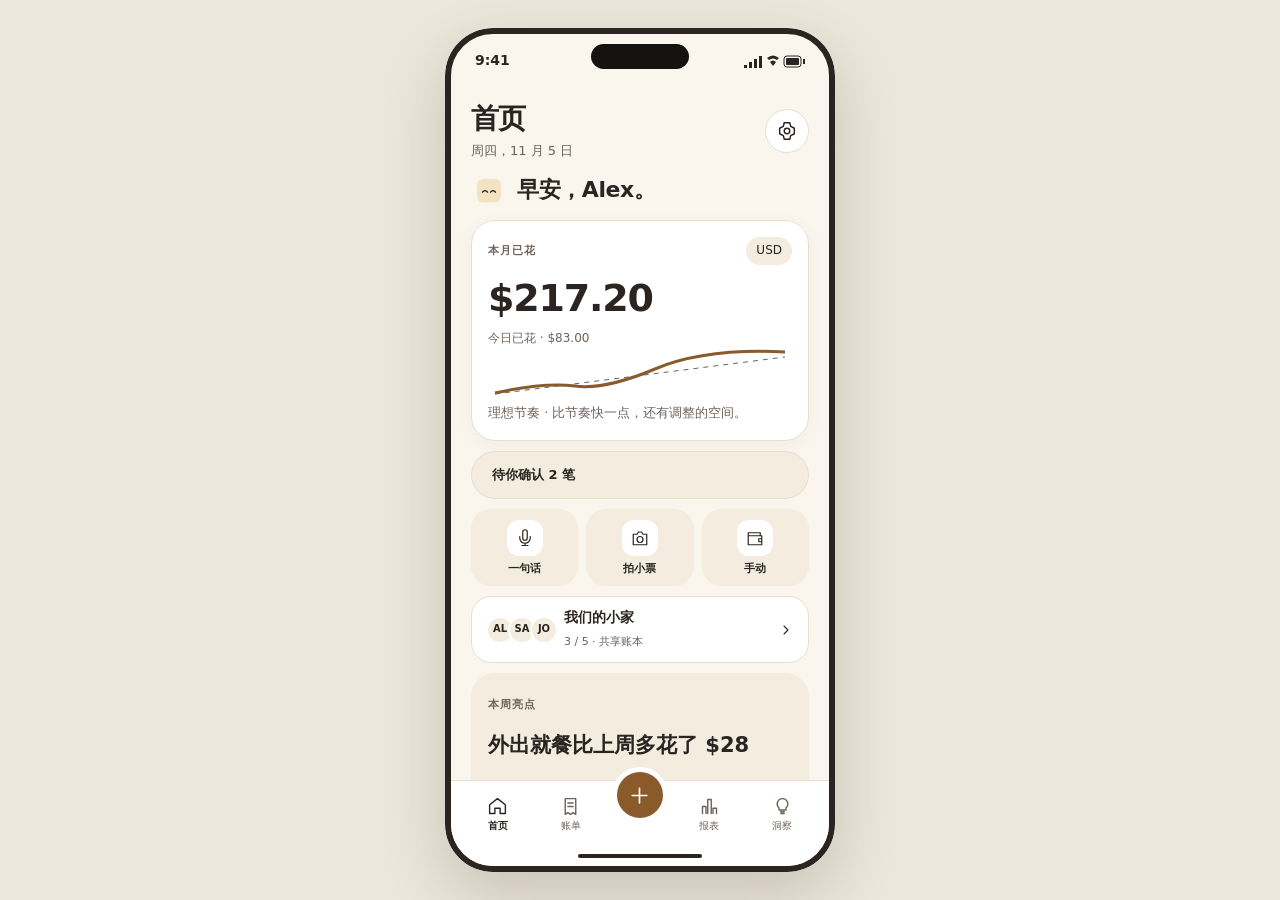
<file: nori/index.html>
<!DOCTYPE html>
<html lang="zh-CN"><head><meta charset="UTF-8"><meta name="viewport" content="width=device-width,initial-scale=1"><meta name="color-scheme" content="light dark"><meta name="description" content="Nori 单机全屏可操作交互原型：Tab、记一笔、草稿确认、报表。"><title>Nori · 可操作交互稿</title>
<style>
:root{--canvas:#FAF6EE;--surface:#fff;--surface-soft:#F3ECDF;--ink:#2B2420;--muted:#6E625A;--hairline:#E8DFD1;--primary:#8A5A2B;--on-primary:#fff;--accent:#E7B65C;--success:#3C6546;--warning:#80530F;--danger:#A1372F;--info:#536174;--font:-apple-system,"SF Pro Text","SF Pro Display",system-ui,sans-serif;--display:ui-rounded,"SF Pro Display",-apple-system,system-ui,sans-serif;--phone-scale:1}*{box-sizing:border-box}html{scroll-behavior:smooth;scroll-padding-top:150px}body{margin:0;background:var(--canvas);color:var(--ink);font:16px/1.55 var(--font);-webkit-font-smoothing:antialiased}button,input,select{font:inherit}button,a,input,select{touch-action:manipulation}button{cursor:pointer;border:0;background:none;color:inherit;min-width:44px;min-height:44px}button:disabled{cursor:default;opacity:1}button:active:not(:disabled),.pressed{box-shadow:inset 0 0 0 3px currentColor;transform:translateY(1px)}a{color:inherit}button:focus-visible,input:focus-visible,select:focus-visible,a:focus-visible{outline:3px solid var(--ink);outline-offset:3px}svg{vertical-align:middle;flex-shrink:0}h1,h2,h3,h4,p{margin:0}h1,h2,h3,h4,.amount{font-family:var(--display)}h1{font-size:clamp(40px,5vw,68px);font-weight:650;letter-spacing:-2.5px;line-height:1.12}h2{font-size:32px;line-height:1.3;letter-spacing:-.8px;font-weight:650}h3{font-size:22px;line-height:1.3;font-weight:600}h4{font-size:17px;font-weight:600}.muted,small{color:var(--muted)}small{font-size:13px}.eyebrow{font-size:12px;letter-spacing:1.5px;font-weight:650;line-height:1.4}.toolbar{position:sticky;top:0;z-index:50;background:var(--canvas);border-bottom:1px solid var(--hairline)}.toolbar-inner{max-width:1440px;margin:auto;min-height:80px;padding:12px 40px;display:flex;align-items:center;gap:24px}.wordmark{font-family:var(--display);font-size:27px;font-weight:700;letter-spacing:-1px;display:flex;align-items:center;gap:10px}.face{width:31px;height:31px;border-radius:36%;background:var(--nori-body,#F3E3C3);position:relative}.face:after{content:'';position:absolute;left:8px;top:12px;width:5px;height:4px;border-radius:2px;background:#111;box-shadow:10px 0 0 #111;transform:rotate(-18deg)}.toolbar-note{font-size:12px;border-left:1px solid var(--hairline);padding-left:20px;color:var(--muted)}.palette-switch{display:flex;gap:4px;margin-left:auto;padding:4px;background:var(--surface-soft);border-radius:9999px}.palette-switch button{padding:8px 16px;font-size:13px;border-radius:9999px;font-weight:600;white-space:nowrap}.palette-switch button[aria-pressed=true]{background:var(--surface);box-shadow:0 2px 6px #2b242008}.mode-control{display:flex;align-items:center;gap:8px;font-size:13px;white-space:nowrap}.switch{width:52px;min-height:44px;padding:8px 0;display:inline-flex;align-items:center}.switch-track{width:48px;height:28px;border-radius:9999px;background:var(--muted);padding:3px;display:block}.switch-track:after{content:'';display:block;width:22px;height:22px;border-radius:50%;background:var(--canvas);transition:transform .18s}.switch[aria-checked=true] .switch-track{background:var(--primary)}.switch[aria-checked=true] .switch-track:after{background:var(--on-primary);transform:translateX(20px)}main{max-width:1440px;margin:auto;padding:0 40px}.intro{padding:68px 0 48px}.intro-top{display:flex;justify-content:space-between;align-items:center;margin-bottom:28px}.tag{display:inline-flex;border:1px solid var(--hairline);border-radius:999px;padding:6px 12px;font-size:12px;color:var(--muted)}.intro-copy{display:flex;align-items:flex-end;justify-content:space-between;gap:32px}.intro-copy>p{max-width:320px;font-size:15px;color:var(--muted);padding-bottom:4px}.intro h1 span{color:var(--muted)}.section{padding:48px 0 64px;border-top:1px solid var(--hairline)}.section-head{display:flex;align-items:flex-end;justify-content:space-between;gap:24px;margin-bottom:28px}.section-head .eyebrow{color:var(--muted);margin-bottom:12px}.section-head p{font-size:14px;color:var(--muted);max-width:400px}.comparison{display:grid;grid-template-columns:repeat(3,minmax(0,1fr));gap:20px}.palette-card{border:1px solid var(--hairline);border-radius:24px;overflow:hidden;background:var(--surface)}.palette-cover{background:var(--surface-soft);padding:24px 16px 0;height:324px;overflow:hidden}.card-note{padding:24px}.palette-card h3{display:flex;justify-content:space-between;align-items:center}.palette-card h3 span{font:12px var(--font);color:var(--muted)}.palette-card p{font-size:14px;color:var(--muted);margin:12px 0 20px}.swatches{display:flex;gap:8px}.swatch{height:28px;flex:1;border-radius:8px;border:1px solid var(--hairline)}.mini-phone{width:224px;height:345px;border:5px solid var(--ink);border-radius:34px;background:var(--canvas);padding:18px;margin:auto;box-shadow:0 12px 28px #2b24200a;transform:rotate(-4deg)}.palette-card:nth-child(2) .mini-phone{transform:rotate(1deg)}.palette-card:nth-child(3) .mini-phone{transform:rotate(5deg)}.mini-island{height:12px;width:60px;border-radius:999px;background:#151310;margin:-8px auto 16px}.mini-top{display:flex;justify-content:space-between;font-size:11px;margin-bottom:14px}.mini-card{padding:14px;background:var(--surface);border-radius:18px}.mini-card .amount{font-size:27px;margin:5px 0}.mini-phone p{font-size:10px;margin:0;color:var(--muted)}.mini-insight{padding:12px;background:var(--surface-soft);border-radius:14px;margin-top:12px;font-size:11px}.mini-button{background:var(--primary);color:var(--on-primary);font-size:11px;text-align:center;border-radius:999px;margin-top:12px;padding:10px}.spec-intro,.spec-grid,.do-dont{display:grid;grid-template-columns:1fr 1fr;gap:24px}.spec-intro{margin-bottom:24px}.note-card{background:var(--surface-soft);border-radius:24px;padding:24px}.note-card p{font-size:14px;margin-top:10px;color:var(--muted)}.rule{font-size:22px;font-family:var(--display);font-weight:600;margin-top:12px}.table-wrap{border:1px solid var(--hairline);border-radius:24px;overflow:auto;background:var(--surface)}table{width:100%;border-collapse:collapse;font-size:13px;text-align:left}th{font-size:12px;color:var(--muted);font-weight:500;background:var(--surface-soft)}td,th{padding:12px 20px;border-bottom:1px solid var(--hairline)}tr:last-child td{border-bottom:0}.token-color{display:inline-block;width:18px;height:18px;border:1px solid var(--hairline);border-radius:6px;vertical-align:middle;margin-right:10px}.pass{display:inline-flex;border:1px solid var(--hairline);border-radius:999px;padding:3px 9px;color:var(--success);background:var(--surface);font-size:11px;font-weight:650;white-space:nowrap}.spec-grid{margin-top:24px}.spec-box{padding:24px;border:1px solid var(--hairline);border-radius:24px;background:var(--surface)}.spec-box h3{margin-bottom:20px;font-size:20px}.type-row{display:flex;justify-content:space-between;align-items:baseline;border-bottom:1px solid var(--hairline);padding:10px 0;gap:16px}.type-row small{font-size:12px;white-space:nowrap}.token-chips{display:flex;flex-wrap:wrap;gap:8px;margin-bottom:24px}.token-chip{background:var(--surface-soft);border-radius:10px;padding:8px 12px;font-size:13px}.radius-samples{display:flex;gap:12px;margin:16px 0 24px;flex-wrap:wrap}.radius-sample{background:var(--surface-soft);padding:16px;font-size:12px;border:1px solid var(--hairline)}details{margin-top:24px;border:1px solid var(--hairline);border-radius:24px;background:var(--surface);overflow:hidden}summary{min-height:64px;padding:20px 24px;cursor:pointer;font-size:17px;font-weight:600}details[open] summary{border-bottom:1px solid var(--hairline)}.states-content{padding:24px}.state-table{min-width:680px}.btn{min-height:48px;padding:10px 20px;display:inline-flex;align-items:center;justify-content:center;gap:8px;font-size:15px;font-weight:600;border-radius:9999px;border:1px solid transparent}.btn.primary{background:var(--primary);color:var(--on-primary)}.btn.secondary{background:var(--surface-soft);color:var(--ink);border-color:var(--hairline)}.btn.ghost{color:var(--ink);background:transparent}.btn.destructive{color:var(--danger);background:var(--surface)}.btn:disabled{background:var(--surface-soft);color:var(--muted);border-color:var(--hairline)}.btn.full{width:100%}.spinner{display:inline-block;border:2px solid currentColor;border-right-color:transparent;border-radius:50%;height:14px;width:14px;animation:spin 1.1s linear infinite}@keyframes spin{to{transform:rotate(360deg)}}.input-samples{display:grid;grid-template-columns:repeat(4,1fr);gap:16px;margin:24px 0}.input-samples label{font-size:13px}.field{width:100%;min-height:44px;padding:10px 12px;color:var(--ink);background:var(--surface);border:1px solid var(--hairline);border-radius:14px;min-width:0}input::placeholder{color:var(--muted);opacity:1}.field:disabled{background:var(--surface-soft);color:var(--muted);-webkit-text-fill-color:var(--muted);opacity:1}.focus-demo{border:2px solid var(--ink)}.error-demo{border:2px solid var(--danger)}.chip{border:1px solid var(--hairline);background:var(--surface);padding:8px 14px;border-radius:999px;font-size:13px;white-space:nowrap}.chip.selected,.chip[aria-pressed=true]{background:var(--surface-soft);border-color:var(--ink);color:var(--ink);font-weight:600}.draft-states{display:grid;grid-template-columns:repeat(4,1fr);gap:12px;margin-top:24px}.draft-state{padding:20px;border:1px solid var(--hairline);background:var(--canvas);border-radius:24px;font-size:13px}.draft-state b{display:block;margin:12px 0 4px}.do-dont{margin-top:24px}.do-dont>div{padding:24px;border-top:2px solid var(--ink)}.do-dont h3{font-size:18px}.do-dont ul{padding-left:20px;color:var(--muted);font-size:14px;line-height:2}.layout-control{display:flex;gap:4px;background:var(--surface-soft);padding:4px;border-radius:999px}.layout-control button{font-size:13px;padding:8px 18px;border-radius:999px}.layout-control button[aria-pressed=true]{background:var(--surface)}.screens{display:flex;gap:32px;overflow-x:auto;scroll-snap-type:x mandatory;padding:8px 4px 40px;scrollbar-color:var(--muted) var(--surface-soft);scrollbar-width:thin}.screen-item{flex:0 0 390px;width:390px;scroll-snap-align:start}.screen-caption{min-height:88px;padding-bottom:20px}.screen-caption .eyebrow{color:var(--muted);margin-bottom:8px}.screen-caption h3{font-size:18px;margin-bottom:5px}.screen-caption p{font-size:12px;color:var(--muted)}.phone-holder{width:390px;height:844px}.phone{width:390px;height:844px;border:6px solid var(--ink);border-radius:48px;overflow:hidden;background:var(--canvas);position:relative;box-shadow:var(--elevation-sheet);display:flex;flex-direction:column;font-size:17px;line-height:1.45}.status-bar{height:52px;min-height:52px;display:flex;align-items:center;justify-content:space-between;padding:0 24px;font-size:14px;font-weight:650;position:relative}.island{position:absolute;left:50%;transform:translateX(-50%);top:10px;width:98px;height:25px;background:#151310;border-radius:999px}.phone-content{padding:16px 20px 24px;overflow-y:auto;flex:1;scrollbar-width:none}.phone-content::-webkit-scrollbar{display:none}.phone h2{font-size:28px;letter-spacing:-.7px;line-height:1.2}.phone h3{font-size:22px}.phone p{font-size:15px}.phone .eyebrow{font-size:11px;letter-spacing:1.1px}.page-title{display:flex;justify-content:space-between;align-items:center;margin-bottom:24px;gap:8px}.page-title>div>p{font-size:13px;color:var(--muted);margin-top:6px}.icon-btn{width:44px;height:44px;border-radius:50%;border:1px solid var(--hairline);display:inline-flex;align-items:center;justify-content:center;background:var(--surface)}.tab-bar{height:86px;min-height:86px;padding:7px 10px 24px;display:flex;align-items:flex-start;border-top:1px solid var(--hairline);background:var(--surface);position:relative;justify-content:space-around}.tab{width:64px;min-height:50px;display:flex;align-items:center;flex-direction:column;justify-content:center;gap:3px;color:var(--muted);font-size:10px;line-height:1.1;border-radius:12px}.tab.active{color:var(--ink);font-weight:700}.tab.add-tab{margin-top:-21px;height:56px;width:56px;background:var(--primary);color:var(--on-primary);border:5px solid var(--surface);border-radius:50%}.tab-bar:after{content:'';position:absolute;width:124px;height:4px;border-radius:10px;background:var(--ink);bottom:8px;left:50%;transform:translateX(-50%)}.card{padding:20px;background:var(--surface);border-radius:24px;border:1px solid var(--hairline);margin-bottom:16px;box-shadow:var(--elevation-card)}.card.soft{background:var(--surface-soft);border-color:transparent;box-shadow:none}.card .eyebrow{color:var(--muted)}.amount{font-size:34px;letter-spacing:-1px;font-weight:650;font-variant-numeric:tabular-nums}.flex{display:flex;align-items:center;gap:12px}.between{display:flex;align-items:center;justify-content:space-between;gap:12px}.stack>*+*{margin-top:12px}.nori-avatar{width:40px;height:40px;border:1.5px solid var(--ink);border-radius:48% 52% 42% 58%;display:flex;align-items:center;justify-content:center;background:var(--surface);font-size:13px;letter-spacing:4px;padding-left:4px;flex-shrink:0}.row{display:flex;align-items:center;gap:12px;min-height:66px;border-bottom:1px solid var(--hairline);width:100%;text-align:left;padding:10px 0}.row:last-child{border:0}.row-text{flex:1;min-width:0}.row strong{font-size:15px;display:block;font-weight:600}.row small{display:block;font-size:12px;margin-top:3px}.price{font-size:15px;font-weight:600;white-space:nowrap;font-variant-numeric:tabular-nums}.category-icon{width:40px;height:40px;background:var(--surface-soft);border-radius:14px;display:flex;align-items:center;justify-content:center;flex-shrink:0}.section-label{font-size:17px;font-weight:600;margin:22px 0 10px}.badge{display:inline-flex;align-items:center;gap:5px;background:var(--surface-soft);color:var(--ink);border-radius:999px;padding:5px 10px;font-size:12px}.badge.warning{color:var(--warning)}.badge.success{color:var(--success)}.phone .muted{font-size:13px}.onboarding{text-align:center;padding-top:28px}.illustration{width:100%;height:230px;color:var(--ink);margin:16px auto 24px}.onboarding h2{font-size:34px;line-height:1.16;margin:0 4px 16px}.onboarding>p{margin:0 8px 24px;color:var(--muted);font-size:16px}.privacy-note{display:flex;gap:9px;text-align:left;padding:16px;border-top:1px solid var(--hairline);font-size:13px;line-height:1.5;margin:20px 0}.page-dots{display:flex;justify-content:center;gap:6px;margin:20px}.page-dots i{width:6px;height:6px;border-radius:9px;background:var(--muted)}.page-dots i:first-child{width:20px;background:var(--ink)}.greeting{margin-bottom:24px}.greeting h2{margin-top:8px}.greeting p{color:var(--muted);margin-top:8px}.insight-copy{font-family:var(--display);font-size:21px!important;font-weight:600;line-height:1.35;margin:16px 0 8px}.draft-button{width:100%;text-align:left;justify-content:space-between;font-size:13px}.sheet-context{padding-bottom:0}.sheet{margin:28px -20px -24px;background:var(--surface);border-radius:32px 32px 0 0;padding:10px 24px 32px;min-height:470px;border-top:1px solid var(--hairline);box-shadow:var(--elevation-sheet)}.grabber{width:36px;height:4px;border-radius:9px;background:var(--muted);margin:0 auto 24px}.sheet .row{min-height:64px}.sheet-context .page-title{margin-bottom:16px}.sheet-context .sheet{margin-top:16px}.sheet-context .privacy-note{padding:12px;margin-top:12px}.sheet p{color:var(--muted);font-size:14px;margin:10px 0}.review .page-title{margin-bottom:12px}.review .card{padding:16px;margin-bottom:12px}.doubt{font-size:15px;line-height:1.45;margin:10px 0}.choices{display:flex;gap:8px}.review-grid{display:grid;grid-template-columns:1fr 1fr;gap:8px 12px;margin:12px 0}.review-grid label{font-size:12px;color:var(--muted)}.review-grid .wide{grid-column:1/-1}.review-grid input,.review-grid select{font-size:15px;margin-top:3px;min-height:44px}.review .btn{min-height:44px}.review-actions{display:flex;gap:8px}.review-actions .primary{flex:1}.review .page-title h2{font-size:24px}.review .card{padding:12px}.review .doubt{font-size:14px;margin:8px 0}.review-grid{gap:6px 12px}.review-grid input,.review-grid select{padding:8px 10px}.search{position:relative;margin-bottom:12px}.search svg{position:absolute;left:12px;top:13px;color:var(--muted)}.search input{padding-left:40px}.filter-row{display:flex;gap:8px;overflow-x:auto;padding-bottom:5px;scrollbar-width:none}.empty-state{text-align:center;padding:18px;background:var(--surface-soft);border-radius:24px;margin-top:20px}.empty-state svg{width:80px;height:64px;margin-bottom:8px}.empty-state p{font-size:13px;color:var(--muted);margin-top:5px}.budget{margin-bottom:22px}.budget:last-child{margin-bottom:0}.progress{height:7px;background:var(--surface-soft);border-radius:99px;margin-top:12px;overflow:hidden}.progress i{display:block;background:var(--ink);height:100%;border-radius:99px}.progress.accent i{background:var(--accent)}.budget p{font-size:12px!important;color:var(--muted);margin-top:6px}.segmented{display:flex;background:var(--surface-soft);padding:4px;border-radius:999px;margin-bottom:20px}.segmented button{flex:1;border-radius:999px;font-size:13px}.segmented button.selected{background:var(--surface);font-weight:600}.donut-wrap{display:flex;justify-content:center;align-items:center;position:relative;margin:16px auto}.donut{width:190px;height:190px;transform:rotate(-90deg)}.donut-center{position:absolute;text-align:center}.donut-center .amount{font-size:26px}.donut-center p{font-size:12px;color:var(--muted)}.legend{display:flex;flex-wrap:wrap;justify-content:center;gap:8px 14px;font-size:12px;color:var(--muted)}.legend i{width:7px;height:7px;display:inline-block;border-radius:50%;background:var(--ink);margin-right:5px}.bar-chart{width:100%;height:116px}.family-avatars{display:flex;margin:20px 0}.avatar{width:44px;height:44px;border-radius:50%;background:var(--surface-soft);display:flex;align-items:center;justify-content:center;font-size:13px;font-weight:600;border:3px solid var(--surface);margin-right:-6px}.member-row{min-height:60px}.member-row .avatar{margin-right:0}.plan{display:block;width:100%;padding:14px 16px;border:1px solid var(--hairline);border-radius:24px;background:var(--surface);margin:10px 0;text-align:left}.plan.selected{border:2px solid var(--ink);background:var(--surface-soft);padding:13px 15px}.plan-title{display:flex;justify-content:space-between;gap:10px;align-items:center;font-size:15px;font-weight:600}.plan small{display:block;font-size:12px;margin-top:4px}.plan .amount{font-size:24px}.paywall h2{font-size:28px;margin:12px 0}.paywall .page-title{margin-bottom:8px}.paywall .card{padding:14px}.fine-print{font-size:12px!important;line-height:1.45;color:var(--muted);margin:10px 0}.settings-list{padding:8px 16px}.settings-list .row{min-height:58px}.settings-list .row strong{font-size:14px}.footer{border-top:1px solid var(--hairline);padding:48px 0 32px}.footer-grid{display:grid;grid-template-columns:1.3fr 1fr;gap:64px}.footer p,.footer li{font-size:14px;color:var(--muted);line-height:1.9}.footer h3{font-size:20px;margin-bottom:16px}.footer ol{padding-left:24px;margin:0}.palette-notes{margin:20px 0}.palette-notes p{margin:8px 0}.colophon{display:flex;justify-content:space-between;border-top:1px solid var(--hairline);margin-top:40px;padding-top:24px;font-size:12px;color:var(--muted)}.toast{position:fixed;bottom:24px;left:50%;transform:translateX(-50%);padding:14px 24px;background:var(--ink);color:var(--canvas);border-radius:24px;z-index:100;font-size:14px;max-width:calc(100% - 32px);text-align:center}.toast:empty{display:none}.screens.vertical{display:grid;grid-template-columns:repeat(auto-fit,390px);justify-content:center;overflow:visible;gap:40px 32px}.skip-link{position:absolute;top:-60px;left:16px;background:var(--surface);padding:12px;z-index:100}.skip-link:focus{top:8px}body[data-mode=dark] .phone,body[data-mode=dark] .mini-phone{border-color:var(--hairline)}body[data-mode=dark] .card{box-shadow:none}
#screen-home .page-title{margin-bottom:16px}#screen-home .greeting{margin-bottom:16px}#screen-home .greeting h2{margin-top:4px}#screen-home .greeting p{margin-top:4px}#screen-home .card{padding:16px}.paywall .plan{padding:12px 14px;margin:8px 0}.paywall .plan.selected{padding:11px 13px}.paywall .plan small{margin-top:2px}.paywall h2{margin:8px 0}.paywall .card{padding:12px;margin-bottom:12px}
@media(max-width:1000px){.toolbar-note{display:none}.toolbar-inner{gap:16px;padding:12px 24px}main{padding:0 24px}.intro-copy{align-items:flex-start;flex-direction:column}.intro-copy>p{max-width:540px}.palette-cover{padding:24px 8px 0}.card-note{padding:20px}.comparison{gap:12px}.mini-phone{width:200px}.input-samples,.draft-states{grid-template-columns:repeat(2,1fr)}}
@media(max-width:700px){.toolbar-inner{flex-wrap:wrap;gap:8px 12px;padding:8px 16px}.wordmark{font-size:23px}.toolbar .mode-control{margin-left:auto}.palette-switch{order:3;width:100%;margin:0;justify-content:space-between}.palette-switch button{flex:1;padding:8px;font-size:12px}main{padding:0 20px}.intro{padding:40px 0}.intro-top{margin-bottom:24px}.tag{font-size:10px}.intro-copy{gap:20px}h1{letter-spacing:-1.5px}h2{font-size:26px}.comparison{grid-template-columns:1fr}.palette-cover{height:280px;padding-top:24px}.mini-phone{width:224px}.card-note{padding:24px}.section{padding:36px 0 44px}.section-head{align-items:flex-start;flex-direction:column;gap:16px}.spec-intro,.spec-grid,.do-dont,.footer-grid{grid-template-columns:1fr}.footer-grid{gap:32px}.spec-box,.note-card{padding:20px}.rule{font-size:18px}.states-content{padding:16px}.colophon{gap:12px;flex-direction:column}.footer{padding-top:36px}}
@media(max-width:499px){.screens,.screens.vertical{display:flex;flex-direction:column;align-items:center;overflow:visible;gap:36px;padding:0 0 24px;scroll-snap-type:none}.screen-item{flex:0 0 auto;width:calc(390px * var(--phone-scale))}.phone-holder{width:calc(390px * var(--phone-scale));height:calc(844px * var(--phone-scale))}.phone{transform:scale(var(--phone-scale));transform-origin:top left}.screen-caption{min-height:0;padding-bottom:16px}.layout-control{display:none}.draft-states,.input-samples{grid-template-columns:1fr}.intro-top>.eyebrow{font-size:10px}td,th{padding:12px}.table-wrap{max-width:100%}}
/* Nori v4 Squircle — Grok-family flat avatar */
:root{--nori-body:#F3E3C3;--nori-eye:#111111;--nori-ring:#C4A574;--nori-notif:#3b93f0}
.nori{display:inline-block;flex-shrink:0;line-height:0;vertical-align:middle}
.nori svg{width:100%;height:100%;overflow:visible}
.nori .nori-root{transform-origin:50% 50%}
.nori .eye{transform-box:fill-box;transform-origin:center}
.nori .eyes-happy,.nori .eyes-neutral,.nori .eyes-flat{visibility:hidden}
.nori .think-dots,.nori .orbit-rings,.nori .swirl-rings,.nori .badge,.nori .burst-rays{opacity:0;pointer-events:none}
.nori.m-idle .eyes-happy,.nori.m-orbit .eyes-happy,.nori.m-notification .eyes-happy,.nori.m-swirl .eyes-happy,.nori.m-done .eyes-happy{visibility:visible}
.nori.m-waiting .eyes-flat{visibility:visible}
.nori.m-thinking .body{opacity:0}
.nori.m-thinking .think-dots{opacity:1}
.nori.m-orbit .orbit-rings{opacity:1}
.nori.m-swirl .swirl-rings{opacity:1}
.nori.m-notification .badge{opacity:1}
.nori.m-done .burst-rays{opacity:1}
.nori.m-idle .nori-root{animation:n-breathe 3.2s ease-in-out infinite,n-yaw 6s ease-in-out infinite}
.nori.m-idle .eye{animation:n-blink 3.8s ease-in-out infinite}
.nori.m-thinking .think-dot{animation:n-think 1.2s ease-in-out infinite}
.nori.m-thinking .think-dot:nth-child(2){animation-delay:.18s}
.nori.m-thinking .think-dot:nth-child(3){animation-delay:.36s}
.nori.m-orbit .nori-root{transform:scale(.86)}
.nori.m-orbit .orbit-spin{transform-origin:50px 50px;animation:n-spin 3s linear infinite}
.nori.m-orbit .orbit-spin.r2{animation-direction:reverse}
.nori.m-orbit .eyes-happy{animation:n-track 3s ease-in-out infinite}
.nori.m-notification .badge-core{transform-box:fill-box;transform-origin:center;animation:n-pulse 2s ease-in-out infinite}
.nori.m-notification .eyes-happy{transform:translate(.08em,-.04em)}
.nori.m-waiting .nori-root{animation:n-breathe 4s ease-in-out infinite}
.nori.m-swirl .swirl-spin{transform-origin:50px 50px;animation:n-spin 2.4s linear infinite}
.nori.m-swirl .swirl-spin.r2{animation-direction:reverse;animation-duration:2.8s}
.nori.m-swirl .swirl-spin.r3{animation-duration:3.2s}
.nori.m-done .nori-root{animation:n-pop .7s cubic-bezier(.22,1.3,.36,1) both}
.nori.m-done .ray{animation:n-burst 1.8s ease-out 2}
@keyframes n-breathe{0%,100%{transform:scale(1)}50%{transform:scale(1.015)}}
@keyframes n-yaw{0%,100%{rotate:0deg}50%{rotate:1.2deg}}
@keyframes n-blink{0%,92%,100%{transform:scaleY(1)}94%,96%{transform:scaleY(.12)}}
@keyframes n-think{0%,100%{transform:translateY(0);opacity:.55}50%{transform:translateY(-18%);opacity:1}}
@keyframes n-spin{to{transform:rotate(360deg)}}
@keyframes n-track{0%,100%{transform:translate(1.5%,-1%)}50%{transform:translate(-1.5%,1%)}}
@keyframes n-pulse{0%,100%{transform:scale(1)}50%{transform:scale(1.12)}}
@keyframes n-pop{0%{transform:scale(.92)}60%{transform:scale(1.05)}100%{transform:scale(1)}}
@keyframes n-burst{0%{opacity:0}30%{opacity:1}100%{opacity:0}}
@media (prefers-reduced-motion:reduce){.nori *{animation:none!important}}
.nori-states{display:grid;grid-template-columns:repeat(auto-fit,minmax(88px,1fr));gap:12px;margin:16px 0}.nori-states figure{margin:0;text-align:center;background:var(--surface);border:1px solid var(--hairline);border-radius:20px;padding:12px 6px}.nori-states figcaption{font-size:12px;color:var(--muted);margin-top:6px;line-height:1.35}
.lang-switch{display:flex;gap:4px;padding:4px;background:var(--surface-soft);border-radius:9999px}.lang-switch button{padding:8px 12px;font-size:12px;border-radius:9999px;font-weight:600;min-width:44px;white-space:nowrap}.lang-switch button[aria-pressed=true]{background:var(--surface);box-shadow:0 2px 6px #2b242008}.lang-panel{display:flex;flex-direction:column;gap:8px;width:100%}.lang-option{width:100%;text-align:left;padding:14px 16px;border:1px solid var(--hairline);border-radius:16px;background:var(--surface);display:flex;align-items:center;justify-content:space-between;gap:12px;min-height:52px}.lang-option[aria-pressed=true]{border-color:var(--ink);background:var(--surface-soft);font-weight:600}.lang-option small{display:block;font-weight:400;margin-top:2px}
@media(prefers-reduced-motion:reduce){html{scroll-behavior:auto}*,*:before,*:after{animation:none!important;transition:none!important;scroll-behavior:auto!important}}

/* Home redesign A/B v1.2 */
.home-scheme-switch{display:flex;gap:4px;padding:4px;background:var(--surface-soft);border-radius:999px;margin:0 0 12px}
.home-scheme-switch button{font-size:12px;padding:8px 14px;border-radius:999px;font-weight:600;white-space:nowrap;min-height:40px}
.home-scheme-switch button[aria-pressed=true]{background:var(--surface);box-shadow:0 2px 6px #2b242008}
#screen-home .page-title,#screen-home-empty .page-title{margin-bottom:12px}
.home-greet-compact{display:flex;align-items:center;gap:10px;margin-bottom:12px}
.home-greet-compact h2{font-size:22px;margin:0;letter-spacing:-.4px}
.home-hero{padding:16px 16px 12px;margin-bottom:10px}
.home-hero .amount{font-size:38px;letter-spacing:-1.2px;margin:6px 0 4px}
.home-hero .muted{font-size:12px!important}
.home-quick{display:grid;grid-template-columns:repeat(3,1fr);gap:8px;margin:0 0 10px}
.home-quick button{display:flex;flex-direction:column;align-items:center;justify-content:center;gap:6px;min-height:72px;padding:10px 6px;background:var(--surface-soft);border:1px solid transparent;border-radius:20px;font-size:11px;font-weight:600;color:var(--ink);line-height:1.2;text-align:center}
.home-quick button .category-icon{width:36px;height:36px;border-radius:12px;background:var(--surface)}
.home-family-chip{display:flex;align-items:center;gap:10px;width:100%;text-align:left;padding:10px 14px;margin:0 0 10px;background:var(--surface);border:1px solid var(--hairline);border-radius:20px;min-height:56px}
.home-family-chip .mini-avatars{display:flex;margin-right:2px}
.home-family-chip .mini-avatars .avatar{width:28px;height:28px;font-size:10px;border-width:2px;margin-right:-6px}
.home-family-chip .row-text{flex:1;min-width:0}
.home-family-chip strong{font-size:14px;display:block}
.home-family-chip small{font-size:11px}
.nori-bubble{display:flex;gap:12px;align-items:flex-start;padding:16px;background:var(--surface-soft);border-radius:24px;margin-bottom:12px;border:1px solid transparent}
.nori-bubble .bubble-body{flex:1;min-width:0}
.nori-bubble .bubble-body h2{font-size:22px;letter-spacing:-.4px;line-height:1.25;margin:0 0 6px}
.nori-bubble .bubble-body p{font-size:14px;color:var(--muted);margin:0}
.home-insight-stack .card{margin-bottom:10px;padding:16px}
.home-insight-stack .insight-copy{font-size:18px!important;margin:10px 0 6px}
.home-empty-hints{display:grid;grid-template-columns:repeat(3,1fr);gap:8px;margin:12px 0}
.home-empty-hints button{min-height:56px;padding:8px;border-radius:16px;background:var(--surface);border:1px solid var(--hairline);font-size:11px;font-weight:600;display:flex;flex-direction:column;align-items:center;justify-content:center;gap:4px}
#screen-home .section-label{margin:14px 0 6px;font-size:15px}
#screen-home .draft-button{margin-bottom:10px}
#screen-home .card{padding:16px}
#screen-home-empty .empty-state{margin-top:0}

</style><link rel="stylesheet" href="v1.2.css?v=f9a4d89c0e"><link rel="stylesheet" href="app-shell.css?v=f9a4d89c0e"></head><body class="nori-app">
<a class="skip-link" href="#main">跳至内容</a><header class="toolbar"><div class="toolbar-inner"><div class="wordmark"><span class="face" aria-hidden="true"></span>nori</div><div class="toolbar-note">记账，也可以很轻松<br>iOS 视觉提案 · 01</div><div class="palette-switch" role="group" aria-label="选择配色"><button data-palette="cream" aria-pressed="true">A Cream</button><button data-palette="apricot" aria-pressed="false">B Apricot</button><button data-palette="sage" aria-pressed="false">C Sage</button></div><div class="lang-switch" role="group" aria-label="Language / 语言"><button type="button" data-lang="system" aria-pressed="false">Auto</button><button type="button" data-lang="en" aria-pressed="false">EN</button><button type="button" data-lang="zh" aria-pressed="false">中文</button></div><div class="mode-control"><span id="mode-label">深色模式</span><button class="switch" id="dark-toggle" role="switch" aria-checked="false" aria-labelledby="mode-label"><span class="switch-track"></span></button></div></div></header>
<main id="main"><div class="intro"><div class="intro-top"><span class="eyebrow">日常有数，心里有底</span><span class="tag">本地优先 · 家庭 & 自由职业</span></div><div class="intro-copy"><h1>把日子，<br><span>记得轻一点。</span></h1><p>让 Nori 整理琐碎，让你保留决定权。<br>一套有温度、有分寸的 AI 记账体验。<br>三套暖色，十一个屏幕，同一种安心。</p></div></div>
<section class="section" id="palettes"><div class="section-head"><div><p class="eyebrow">01 / 色彩方向</p><h2>3 套暖色方案</h2></div><p>从奶油纸张到杏桃与鼠尾草。<br>顶部切换，可预览全页及深浅色的同一套语义。</p></div><div class="comparison" id="comparison"></div></section>
<section class="section" id="spec"><div class="section-head"><div><p class="eyebrow">02 / 设计规范</p><h2>温柔的表面，清晰的规则。</h2></div><p>颜色不代替信息，AI 不代替确认。<br>所有数值来自同一份设计 Token。</p></div><div class="spec-intro"><div class="note-card"><strong>先让人安心，再让记账变快。</strong><p>数据保存在设备；云端仅用于加密备份与同步。云端 AI 是独立可选能力，账本不上传；调用前需告知并征得同意，本示例不发起网络请求。</p></div><div class="note-card"><span class="eyebrow">AI 的边界</span><div class="rule">先出草稿 → 用户确认 → 再入库</div><p>只提示关键疑点；草稿清晰标记，可编辑、可放弃。确认前不改变余额、报表或家庭结算。</p></div></div>
<div class="between" style="margin:24px 0 12px;flex-wrap:wrap"><h3>颜色与对比度</h3><span class="pass" id="contrast-summary"></span></div><p class="muted" style="font-size:13px;margin-bottom:16px">当前方案 <strong id="current-palette"></strong> · 正文 ≥ 4.5:1，大号文字 ≥ 3:1。本稿文字统一按 4.5:1 检查；装饰色不承载文字。</p><div class="table-wrap"><table><thead><tr><th>语义 Token</th><th>色值</th><th>文字 / 背景用途</th><th>实际对比度</th><th>检查</th></tr></thead><tbody id="color-table"></tbody></table></div>
<div class="spec-grid"><div class="spec-box"><h3>字体层级 · 系统字体</h3><div id="type-scale"></div><p class="muted" style="font-size:13px;margin-top:16px">系统字体栈；展示标题优先 ui-rounded / SF Pro Display，600–700 字重。金额使用等宽数字，原生实现支持 Dynamic Type。</p></div><div class="spec-box"><h3>间距、圆角与层次</h3><p class="muted" style="font-size:13px;margin-bottom:16px">4px 基础网格；页面留白 20px，卡片内边距 20px，区块间距 24px。</p><div class="token-chips" id="spacing-tokens"></div><h4>圆角</h4><div class="radius-samples" id="radius-tokens"></div><h4>表面先于阴影</h4><p class="muted" style="font-size:13px;margin:12px 0">canvas → surface-soft → surface-card（surface 别名）。色块分层为主，1px 发丝线为辅。</p><div id="elevation-tokens" class="stack"></div><p style="font-size:14px;margin-top:24px"><strong>触控目标 ≥ 44 × 44px</strong><br><span class="muted">包括文字按钮、Tab、Chip、开关及导航图标。手机框为 390 × 844 逻辑尺寸，窄屏为等比预览。</span></p></div></div>
<details open><summary>组件状态 · 行为与反馈</summary><div class="states-content"><p class="muted" style="font-size:13px;margin-bottom:16px">按钮：默认 / 按下 / 禁用 / 加载。按下用内描边，禁用保留可读文字，加载保持按钮宽度。</p><div class="table-wrap"><table class="state-table"><thead><tr><th>类型</th><th>默认</th><th>按下</th><th>禁用</th><th>加载</th></tr></thead><tbody id="button-states"></tbody></table></div><div class="input-samples"><label>默认<input class="field" placeholder="Merchant" aria-label="Default merchant"></label><label>聚焦<input class="field focus-demo" value="Whole Foods" aria-label="Focused merchant example"></label><label>错误<input class="field error-demo" placeholder="Amount required" aria-invalid="true" aria-describedby="amount-error"><small id="amount-error" style="color:var(--danger)">Enter an amount</small></label><label>禁用<input class="field" value="Not available" disabled aria-label="Disabled input"></label></div><div class="between" style="flex-wrap:wrap"><div class="flex"><button class="chip" aria-pressed="true" data-demo-chip>Selected</button><button class="chip" aria-pressed="false" data-demo-chip>Unselected</button></div><div class="mode-control"><span id="demo-label">Notifications</span><button class="switch" role="switch" aria-checked="true" aria-labelledby="demo-label" data-switch><span class="switch-track"></span></button></div></div><div class="draft-states" id="draft-states"></div></div></details>
<div class="do-dont"><div><h3>✓ 应当这样做</h3><ul><li>每屏只用一套主行动色，次要按钮保持中性。</li><li>暖墨分层文字，金额、币种和周期一起呈现。</li><li>土色点缀只进入插画与图表，信息同时有文字。</li><li>AI 只提示重要疑点，并可追溯到流水。</li></ul></div><div><h3>↗ 避免这些做法</h3><ul><li>不让 AI 解析结果静默入库。</li><li>不用低对比浅灰小字，不只用颜色表达收支。</li><li>不用重阴影、霓虹、复杂渐变或拟真插画。</li><li>不存云端明文账本，不混淆 AI 额度与家庭支出。</li></ul></div></div></section>
<section class="section" id="business"><div class="section-head"><div><p class="eyebrow">03 / 业务体验</p><h2>从第一笔，到一家人的日常。</h2><p class="muted" style="font-size:13px;margin-top:8px;max-width:420px">首页改版：默认 <strong>方案 A · 今日+快捷动作</strong>；可切换 <strong>方案 B · 洞察卡片流+Nori 对话</strong> 对比。</p></div><div><div class="home-scheme-switch" id="home-scheme-switch" role="group" aria-label="首页方案"><button type="button" data-home-scheme="A" aria-pressed="true">方案 A · 今日</button><button type="button" data-home-scheme="B" aria-pressed="false">方案 B · 洞察</button></div><div class="layout-control" role="group" aria-label="屏幕排列" style="margin-top:8px"><button data-layout="horizontal" aria-pressed="true">横滑</button><button data-layout="vertical" aria-pressed="false">纵向</button></div><p style="font-size:12px;margin-top:10px">可操作：首页 A/B、导航、筛选、金额确认与开关。</p></div></div><div class="screens" id="screens" aria-label="十一个业务屏幕"></div><p class="muted" style="font-size:13px;margin-top:12px">说明：离线交互设计稿，不会调用 AI、付款或上传数据。付费条款及产品分歧列于文末。</p></section>
<footer class="footer"><div class="footer-grid"><div><h3>设计说明</h3><p>以 oura.md 为主参考：暖纸画布、土色插画与数据图表、胶囊按钮、柔软卡片、发丝线、低透明度阴影、每屏一种主行动色与眉题。以 claude.md 为辅助参考：奶油表面阶梯、暖墨文字层级、轻线稿，以及色块优先的层次关系。</p><p style="margin-top:12px">替换原蓝色 #2A72DE 与珊瑚色 #CC785C，使用三套自有色板，无原品牌标志。所有字体改为 -apple-system, “SF Pro Text”, “SF Pro Display”, system-ui, sans-serif；展示优先 ui-rounded，600–700 字重，不加载衬线字体或外部资源。</p><p style="margin-top:12px">圆角放大为卡片 24px、Sheet 32px、输入框 14px、按钮胶囊；间距统一 4px 网格。深色使用暖黑、浅主色与深色按钮文字。土色仅装饰和图表，语义色单独校验。</p><div class="palette-notes" id="palette-notes"></div></div><div><h3>Nori 状态（v4 Squircle · 已定）</h3><div class="nori-states"><figure data-nori="idle"><figcaption>Idle<br>呼吸+眨眼</figcaption></figure><figure data-nori="thinking"><figcaption>Thinking<br>三点弹跳</figcaption></figure><figure data-nori="orbit"><figcaption>Orbit<br>环绕识别</figcaption></figure><figure data-nori="notification"><figcaption>Notification<br>蓝角标</figcaption></figure><figure data-nori="waiting"><figcaption>Waiting<br>平眼等待</figcaption></figure><figure data-nori="swirl"><figcaption>Swirl<br>多环旋绕</figcaption></figure><figure data-nori="done"><figcaption>Done<br>星芒确认</figcaption></figure></div><p class="muted" style="font-size:13px">场景映射：首页/设置 Idle · 小票识别 Thinking · 洞察推进 Orbit · 额度不足 Notification · 待用户确认 Waiting · 装饰工作 Swirl · 入库成功 Done。系统「减少动态效果」开启时全部静止。</p>
<h3 style="margin-top:24px">Nori v5 情绪（引用，不改源目录）</h3>
<div class="nori-states" id="nori-emotions">
<figure><img src="./nori-v5/emotion-happy.svg" width="56" height="56" alt="happy"><figcaption>开心<br>打卡/入库成功</figcaption></figure>
<figure><img src="./nori-v5/emotion-surprise.svg" width="56" height="56" alt="surprise"><figcaption>惊喜<br>大额/成就</figcaption></figure>
<figure><img src="./nori-v5/emotion-shy.svg" width="56" height="56" alt="shy"><figcaption>害羞<br>引导/首次</figcaption></figure>
<figure><img src="./nori-v5/emotion-worry.svg" width="56" height="56" alt="worry"><figcaption>担心<br>超预算/额度</figcaption></figure>
<figure><img src="./nori-v5/emotion-proud.svg" width="56" height="56" alt="proud"><figcaption>得意<br>省钱/结余</figcaption></figure>
<figure><img src="./nori-v5/emotion-sleepy.svg" width="56" height="56" alt="sleepy"><figcaption>困<br>深夜记账</figcaption></figure>
<figure><img src="./nori-v5/emotion-annoyed.svg" width="56" height="56" alt="annoyed"><figcaption>无奈<br>识别失败</figcaption></figure>
<figure><img src="./nori-v5/emotion-curious.svg" width="56" height="56" alt="curious"><figcaption>好奇<br>洞察/异常</figcaption></figure>
</div>
<p class="muted" style="font-size:13px">预览屏已接：引导 shy · 首页 happy · 空状态 shy · 洞察 curious · 额度 worry · 权限 annoyed。源文件仍在 <code>./nori-v5/</code>，本页仅引用。</p><h3 style="margin-top:24px">拍板说明（全部已定）</h3><p class="muted" style="font-size:13px;margin:8px 0 12px">无待拍板项。</p><p class="muted" style="font-size:13px">✅ 已定：主色板为 <strong>A Cream</strong>（底 #FAF6EE / 主色 #8A5A2B / 辅色 #E7B65C）；Apricot、Sage 保留为备选。</p><p class="muted" style="font-size:13px">✅ 已定：Nori 形象为 <strong>Grok Bot 家族 Squircle</strong>（纯色扁平奶油身 #F3E3C3 + 黑色小 pill 眼）；资产 <code>../nori-v4/final/</code>。</p><p class="muted" style="font-size:13px">✅ 已定：Family <strong>不作为独立 Tab</strong>；入口放在<strong>设置页与首页</strong>。底部 Tab：英文 Home / Bills / + / Reports / Insights；中文 <strong>首页 / 账单 / + / 报表 / 洞察</strong>。</p><p class="muted" style="font-size:13px">✅ 已定：设置可选<strong>跟随系统 / 中文 / English</strong>；默认跟随系统（非中文→英文）。写入 <code>localStorage.nori_lang</code>（system|en|zh）。无 Lifetime；无 Activity Tab。设计说明区保持中文。</p><div class="note-card" style="margin-top:24px"><strong>让每一笔，都由你决定。</strong><p>家庭最多 5 人；共享额度与收支结算分开。自由职业收入与家庭消费保留各自语境。云端 AI 仅作能力与额度示意，具体隐私边界需产品协议确认。</p></div></div></div><div class="colophon"><span>Nori · iOS 视觉探索 / 2026.11</span><span>Cream 定稿 × 深浅模式 · 全流程业务屏 · 无 Lifetime · 设备端优先</span></div></footer></main><div id="toast" class="toast" role="status" aria-live="polite"></div>
<script>
function monthlySpendText(){const rows=window.NoriV12?.state.saved||[];return '$'+rows.filter(r=>r.type!=='Income').reduce((sum,r)=>sum+(r.type==='Refund'?-r.amount:r.amount),0).toFixed(2);}
const TOKENS = {"defaultPalette": "cream", "meta": {"basedOn": ["oura.md", "claude.md"], "version": "1.2.0", "fontFamily": "-apple-system, \"SF Pro Text\", \"SF Pro Display\", system-ui, sans-serif", "displayFontFamily": "ui-rounded, \"SF Pro Display\", -apple-system, system-ui, sans-serif", "surface-card": "alias: surface", "accentUsage": "仅插画和数据可视化，不承载文字", "aiRule": "先出草稿 → 用户确认 → 再入库", "i18n": {"supported": ["en", "zh-Hans"], "preferenceValues": ["system", "en", "zh"], "defaultRule": "Preference defaults to system. Resolve: if system language starts with zh use Chinese, else English. Persist preference to localStorage nori_lang as system|en|zh.", "storageKey": "nori_lang", "tabLabels": {"en": "Home / Bills / + / Reports / Insights", "zh": "首页 / 账单 / + / 报表 / 洞察"}, "noLifetime": true, "noThirdLanguage": true}, "uiDefaultLanguage": "navigator.language → zh* = 中文, else English; remember via localStorage.nori_lang", "noriVersion": "4-squircle", "productLock": "MVP-LOCKED-v1.md", "pricing": {"monthly": 4.99, "yearly": 39.99, "earlyBirdFirstYear": 29.99, "freeCloudAI": 20, "plusCloudAI": 300, "topUp": {"uses": 100, "price": 0.99}, "familyMax": 5, "lifetime": false}, "changelog": "v1.2: 18 component patches, default Home A"}, "palettes": {"cream": {"name": "A Cream", "mood": "像摊开的家庭账本，温柔踏实，适合长久陪伴。", "light": {"canvas": "#FAF6EE", "surface": "#FFFFFF", "surface-soft": "#F3ECDF", "primary": "#8A5A2B", "on-primary": "#FFFFFF", "accent": "#E7B65C", "ink": "#2B2420", "muted": "#6E625A", "hairline": "#E8DFD1", "success": "#3C6546", "warning": "#80530F", "danger": "#A1372F", "info": "#536174"}, "dark": {"canvas": "#1C1916", "surface": "#28231F", "surface-soft": "#332C25", "primary": "#E4B57F", "on-primary": "#241B12", "accent": "#CFA356", "ink": "#F8F0E5", "muted": "#C5B7A8", "hairline": "#4B4136", "success": "#A5CFAB", "warning": "#E6C27A", "danger": "#F2A89D", "info": "#B5C6DD"}}, "apricot": {"name": "B Apricot", "mood": "像午后的杏桃阳光，亲近而有活力，轻松开启记账。", "light": {"canvas": "#FFF5EC", "surface": "#FFFFFF", "surface-soft": "#FDE6D3", "primary": "#B4501F", "on-primary": "#FFFFFF", "accent": "#F4A261", "ink": "#2E211B", "muted": "#725F55", "hairline": "#F1DCCB", "success": "#3C6445", "warning": "#805017", "danger": "#A2352B", "info": "#5F5D73"}, "dark": {"canvas": "#1E1916", "surface": "#2C231E", "surface-soft": "#382B22", "primary": "#F2AE7E", "on-primary": "#2B1B12", "accent": "#DDA06B", "ink": "#FFF0E4", "muted": "#CDB5A4", "hairline": "#524034", "success": "#ACD0AC", "warning": "#F1C58B", "danger": "#F6AA9B", "info": "#C8BEDD"}}, "sage": {"name": "C Sage", "mood": "像窗边的鼠尾草，安静有秩序，适合家庭与自由职业。", "light": {"canvas": "#F5F6EF", "surface": "#FFFFFF", "surface-soft": "#E6EBDC", "primary": "#4E6B4A", "on-primary": "#FFFFFF", "accent": "#C9A66B", "ink": "#1F2A22", "muted": "#5D6A60", "hairline": "#DCE2D2", "success": "#3D6042", "warning": "#755214", "danger": "#9F3931", "info": "#4C6265"}, "dark": {"canvas": "#1B1C17", "surface": "#252921", "surface-soft": "#30362B", "primary": "#B2C7A1", "on-primary": "#1C281A", "accent": "#C5A46F", "ink": "#EFF3E6", "muted": "#BBC6B2", "hairline": "#444C3C", "success": "#ADCDA6", "warning": "#E0C38B", "danger": "#EFAEA0", "info": "#B6CFCC"}}}, "typography": {"largeTitle": {"size": 34, "weight": 700, "lineHeight": 1.18, "fontFamily": "ui-rounded, \"SF Pro Display\", -apple-system, system-ui, sans-serif"}, "title1": {"size": 28, "weight": 600, "lineHeight": 1.22, "fontFamily": "ui-rounded, \"SF Pro Display\", -apple-system, system-ui, sans-serif"}, "title2": {"size": 22, "weight": 600, "lineHeight": 1.3, "fontFamily": "ui-rounded, \"SF Pro Display\", -apple-system, system-ui, sans-serif"}, "headline": {"size": 17, "weight": 600, "lineHeight": 1.4, "fontFamily": "-apple-system, \"SF Pro Text\", \"SF Pro Display\", system-ui, sans-serif"}, "body": {"size": 17, "weight": 400, "lineHeight": 1.5, "fontFamily": "-apple-system, \"SF Pro Text\", \"SF Pro Display\", system-ui, sans-serif"}, "callout": {"size": 16, "weight": 400, "lineHeight": 1.5, "fontFamily": "-apple-system, \"SF Pro Text\", \"SF Pro Display\", system-ui, sans-serif"}, "subhead": {"size": 15, "weight": 400, "lineHeight": 1.45, "fontFamily": "-apple-system, \"SF Pro Text\", \"SF Pro Display\", system-ui, sans-serif"}, "footnote": {"size": 13, "weight": 400, "lineHeight": 1.45, "fontFamily": "-apple-system, \"SF Pro Text\", \"SF Pro Display\", system-ui, sans-serif"}, "caption": {"size": 12, "weight": 400, "lineHeight": 1.4, "fontFamily": "-apple-system, \"SF Pro Text\", \"SF Pro Display\", system-ui, sans-serif"}}, "spacing": {"1": 4, "2": 8, "3": 12, "4": 16, "5": 20, "6": 24, "8": 32, "10": 40, "12": 48, "16": 64, "24": 96}, "radius": {"input": 14, "card": 24, "sheet": 32, "pill": 9999}, "elevation": {"flat": "none", "card": "0 4px 20px rgba(43,36,32,0.04)", "sheet": "0 16px 48px rgba(43,36,32,0.08)", "dark": "none"}, "touchTarget": 44, "nori": {"version": "4", "shape": "squircle", "style": "grok-bot-family-flat", "defaultBody": "#F3E3C3", "defaultBodyName": "Cream Warm", "defaultBodyRationale": "在画布 #FAF6EE 与白色卡片上对比清晰可读；官方 Cream Light #F1EFE9 过浅易融进背景；Cream Gold #E7B65C 过跳，仅作强调而非默认身体色。", "eye": "#111111", "ring": "#C4A574", "notification": "#3b93f0", "noDecorations": ["blush", "highlight", "stroke", "mouth", "gradient-body"], "assetsDir": "../nori-v4/final/", "assets": {"master": "../nori-v4/final/nori-squircle.svg", "idle": "../nori-v4/final/nori-squircle-idle.svg", "thinking": "../nori-v4/final/nori-squircle-thinking.svg", "orbit": "../nori-v4/final/nori-squircle-orbit.svg", "notification": "../nori-v4/final/nori-squircle-notification.svg", "waiting": "../nori-v4/final/nori-squircle-waiting.svg", "swirl": "../nori-v4/final/nori-squircle-swirl.svg", "done": "../nori-v4/final/nori-squircle-done.svg"}, "sceneMap": {"onboarding": "idle", "home.greeting": "idle", "home.empty": "idle", "settings.companion": "idle", "review.ocr": "thinking", "add.receipt": "thinking", "add.sentence.drafting": "thinking", "review.awaitConfirm": "waiting", "permission.denied": "waiting", "insights.nudge": "orbit", "insights.intro": "idle", "paywall.quota": "notification", "quota.exhausted": "notification", "review.saved": "done", "decorativeWorking": "swirl"}, "animations": {"idle": {"breathe": "3.2s ease-in-out infinite ±1.5%", "blink": "3.8s / ~160ms", "yaw": "6s ±1.2deg"}, "thinking": {"dots": "1.2s ease-in-out", "phase": "0.18s", "body": "hidden"}, "orbit": {"rings": "3s linear", "bodyScale": 0.86, "eyeTrack": "3s"}, "notification": {"badgePulse": "2s ±12%", "color": "#3b93f0"}, "waiting": {"eyes": "flat", "breathe": "4s"}, "swirl": {"rings": "2.4s / 2.8s reverse / 3.2s"}, "done": {"pop": "0.7s", "burst": "1.8s x2"}, "prefersReducedMotion": "freeze all; keep static expression"}, "cssVariables": {"--nori-body": "#F3E3C3", "--nori-eye": "#111111", "--nori-ring": "#C4A574", "--nori-notif": "#3b93f0"}, "darkAdaptation": {"body": "#F3E3C3", "eye": "#111111", "ring": "#C4A574", "note": "Body/eyes unchanged in dark; rings remain readable on canvas #1C1916"}, "emotionsV5": {"source": "./nori-v5/ (read-only)", "files": ["emotion-happy", "emotion-surprise", "emotion-shy", "emotion-worry", "emotion-proud", "emotion-sleepy", "emotion-annoyed", "emotion-curious"], "previewHelper": "noriEmotion(name,size)", "sceneMap": {"onboarding": "shy", "home.greeting": "happy", "home.empty": "shy", "settings.companion": "happy", "insights": "curious", "quota.exhausted": "worry", "permission.denied": "annoyed", "streak.success": "happy", "big.income": "surprise", "over.budget": "worry", "late.night": "sleepy", "ocr.fail": "annoyed", "savings.goal": "proud"}}}, "componentsV12": {"upcoming": {"layout": "horizontal scroll snap", "windowDays": 7, "cardWidth": 158, "radius": 24}, "bulkConfirm": {"requiresSecondConfirmation": true, "sheetRadius": 32}, "toast": {"durationMs": 5000, "undo": true, "radius": 16}, "categoryRule": {"storage": "local", "cloudCost": 0, "choices": ["yes", "only-once"]}, "duplicate": {"choices": ["merge", "save-anyway", "view"], "cloudCost": 0}, "refund": {"type": "Refund", "amount": "positive", "report": "deduct from category net spending"}, "quickActions": {"collapseOnScroll": true, "expandAfterIdleMs": 700}, "home": {"defaultScheme": "A", "idealPace": "only with total monthly budget"}, "states": ["first-use", "no-budget", "no-spend-today", "filter-no-results", "offline", "error"], "widgets": ["small-today", "medium-today-month-sentence-deep-link", "lock-add"], "touchTarget": 44}};
const I18N = {
en:{
  tabs:{home:'Home',bills:'Bills',add:'Add',reports:'Reports',insights:'Insights'},
  settingsAria:'Settings',backHome:'Back to Home',
  onboarding:{eyebrow:'A LITTLE CLARITY, EVERY DAY',title:'Money, with a<br>little more calm.',body:'Meet Nori, your gentle bookkeeping companion. For your home, your work, and everything in between.',privacy:'Your data stays on your device.<br>Cloud is only for encrypted backup & sync.',cta:'Get started'},
  home:{sub:'Thursday, November 5',noriNote:'A NOTE FROM NORI',hello:'Morning, Alex.',helloSub:'Let’s make a little room for clarity.',spent:'SPENT THIS MONTH',today:'TODAY',todayAmt:'$42.80',get monthLine(){return 'Month '+monthlySpendText()+' · Net +$1,915.50'},incomeNet:'Income +$3,200.00 · Net +$1,915.50',week:'THIS WEEK’S HIGHLIGHTS',insight:'Dining out is $28 more than last week',seeRecords:'See records',drafts:'2 drafts to review',draftsWaiting:'2 drafts waiting for you',family:'Family shared ledger',familySub:'Our little home · 3 of 5',familyChip:'Our little home',familyChipSub:'3 of 5 · Shared ledger',recent:'Recent',seeAll:'See all',row1:'Groceries · You',row2:'Freelance · Personal',quickSentence:'Sentence',quickReceipt:'Receipt',quickManual:'Manual',schemeA:'Scheme A · Today',schemeB:'Scheme B · Insights',monthSpent:'SPENT THIS MONTH',get monthAmt(){return monthlySpendText()}},
  quickAdd:{sub:'Your day, at a glance',spent:'SPENT THIS MONTH',hint:'One small entry at a time.',title:'Add a little detail.',choose:'Choose what feels easiest.',methods:[['edit','Manual','Enter the details yourself'],['spark','Say one sentence','Type or dictate · “Lunch with Sam, $18.80”'],['camera','Snap receipt','Photo or screenshot · Nori drafts it']],privacy:'You’re in control. Nothing is saved until you confirm.'},
  review:{title:'Review receipt',status:'Draft — not saved yet',qTitle:'One question from Nori',doubt:'Total could be $18.80 or $19.80 — which one?',merchant:'Merchant',amount:'Amount (USD)',date:'Date',category:'Category',paidBy:'Paid by',splitComing:'Split',splitComingSub:'Coming later',note:'Note',cats:['Dining out','Groceries','Work'],payers:['You','Sam'],helper:'Nothing is saved until you confirm.',confirm:'Confirm & save',discard:'Discard',back:'Back to Home',discarded:'Discarded — not saved',confirmed:'Confirmed — saved on device',helperDiscard:'The draft was discarded. No transaction was saved.',helperSaved:'Saved after your confirmation. This preview keeps the record in memory only.',btnDiscarded:'Draft discarded',btnSaved:'Saved on device',draftCount1:'1 draft to review',toastDiscard:'Draft discarded. Nothing was saved.',toastSaved:'Confirmed & saved in this preview.',totalChecked:'Total checked. Review the details, then confirm to save.'},
  bills:{sub:'Your everyday, in order.',searchPh:'Search merchant or note',filters:['All','Expenses','Income','Drafts'],emptyTitle:'No records in Work yet',emptyBody:'A coffee, an invoice, a fresh start.',emptyCta:'Add your first record',noMatches:'No matches',tryOther:'Try another name or category.',draftBadge:'Draft',notInTotals:'Not in totals',days:{Today:'Today',Yesterday:'Yesterday'}},
  budgets:{title:'Budgets',sub:'A little plan, a little breathing room.',plan:'NOVEMBER PLAN',of:'of $2,000',left:'$715.50 left to work with',byCat:'By category',edit:'Edit',cats:[['groceries','Groceries',320,400],['coffee','Dining out',180,250],['transport','Transport',90,200],['work','Work expenses',144.5,300]],headsUp:'A gentle heads-up',headsBody:'Groceries is at 80% of your plan. You have $80 left this month.',manage:'Manage categories'},
  reports:{sub:'November 2026',periods:['Week','Month','Year'],where:'WHERE IT WENT',thisPeriod:['This week','This month','This year'],total:'Total spent',legend:['Groceries 42%','Dining 24%','Other 34%'],weekly:'Weekly rhythm',focus:'Nori’s month in focus',summary:'Based on 42 confirmed records, groceries made up the largest share. Drafts are excluded.',see42:'See 42 records'},
  insights:{sub:'A quieter look at your week.',from:'FROM NORI',title:'Here’s what stood out.',body:'Soft notes, not judgments — tap any one to see the records behind it.',week:'THIS WEEK',insight1:'Dining out is $28 more than last week',seeDining:'See dining records',pattern:'PATTERN',insight2:'Groceries stay steady · three quiet shops',patternSub:'$186.40 across Whole Foods and the corner market.',openReports:'Open Reports',nudge:'A gentle nudge',nudgeBody:'You’re at 64% of November’s plan — still room to breathe.',checkBudgets:'Check budgets',family:'Family shared ledger',familySpend:'Shared spending this month: $842.60',openFamily:'Open family ledger'},
  family:{title:'Family',sub:'Shared ledger & AI pool.',home:'Our little home',shared:'SHARED SPENDING · NOVEMBER',everyone:'Everyone sees the same confirmed records.',whoPaid:'Who paid',paidMonth:'Paid this month',you:'Alex (you)',aiPool:'Shared AI pool',aiUses:'/ 300 cloud AI uses this month',aiNote:'One 300/mo pool for the whole family.<br>Resets December 1.',invite:'Invite family member'},
  paywall:{eyebrow:'NORI PLUS',quota:'18 of 20 free cloud AI uses this month',title:'A little help.<br>A lot less busywork.',sub:'300 cloud AI uses/mo, shared with family.<br>Manual bookkeeping stays free.',monthly:'Monthly',perMonth:'/ month',monthlySmall:'Billed monthly · cancel anytime',yearly:'Yearly',earlyBird:'Early bird',perYear:'/ year',yearlySmall1:'Early bird: <strong>$29.99</strong> for your first year',yearlySmall2:'Then $39.99 / year · billed annually',fine1:'Cloud AI uses: <strong>Free</strong> 20 / month · <strong>Plus</strong> 300 / month<br>Top-up pack: 100 uses for $0.99 · no auto-renewal<br>Family: up to 5 people share one quota pool',fine2:'Local-first: your ledger stays on your device. Optional cloud AI is separate from encrypted backup & sync.',continueYearly:'Continue with Yearly',continueMonthly:'Continue with Monthly',restore:'Restore purchases',legal:'Subscription renews automatically unless canceled at least 24 hours before the period ends. Payment is charged to your Apple Account. Manage or cancel in App Store settings. Prices shown in USD; regional prices and taxes may vary.',terms:'Terms',privacy:'Privacy',close:'Close paywall'},
  settings:{title:'Settings',sub:'Make it feel like home.',companion:'Your companion, Nori',companionSub:'Quiet help. You stay in control.',data:'Your data, your choice',privacy:'Privacy & local data',privacySub:'Stored on this device',backup:'Encrypted iCloud backup',backupSub:'Backup & sync only',export:'Export CSV',exportSub:'Keep a copy, anytime',everyday:'Your everyday',family:'Family shared ledger',familySub:'Our little home · 3 members',cats:'Categories & budgets',dark:'Dark mode',appearance:'Appearance',language:'Language',languageSubEn:'English',languageSubZh:'中文（简体）',languageHint:'App language · remembered on this device',langSystem:'Follow system',langSystemSub:'Matches device language',more:'A little more Nori',moreSub:'Explore Plus · Free plan: 20 AI/mo',footer:'Nori 1.0 · Made for your everyday.<br>USD · English · On-device first',footerZh:'Nori 1.0 · Made for your everyday.<br>USD · 中文 · On-device first'},

  homeEmpty:{sub:'Thursday, November 5',noriNote:'A NOTE FROM NORI',hello:'Ready when you are.',helloSub:'Your ledger is empty — and that’s a gentle start.',cta:'Add your first record',hint:'Manual, one sentence, or a receipt. You confirm before anything is saved.',privacy:'Data stays on this device until you choose backup.',invite:'Whenever you’re ready, I’ll help sort the draft — you confirm before it’s saved.'},
  addManual:{title:'Manual entry',sub:'Every field is yours.',amount:'Amount (USD)',type:'Type',expense:'Expense',income:'Income',category:'Category',date:'Date',tag:'Work / Personal',tags:['Personal','Work','Unspecified'],ledger:'Ledger',ledgers:['Personal','Family shared'],note:'Note',notePh:'Optional note',helper:'Nothing is saved until you confirm.',confirm:'Confirm & save',cancel:'Cancel'},
  addSentence:{title:'Say one sentence',sub:'Type it, or use system dictation.',ph:'Lunch with Sam, $18.80',mic:'Dictate',micHint:'Uses your device’s speech-to-text. You can edit the text before Nori drafts.',helper:'Nori prepares a draft — you still confirm.',continue:'Continue to review',permDenied:'Microphone is off — you can still type.'},
  addReceipt:{title:'Snap a receipt',sub:'Photo or screenshot.',camera:'Take photo',library:'Choose from library',hint:'Nori reads merchant, date, and total first. You confirm before saving.',thinking:'Reading your receipt…',permTitle:'Camera access needed',permBody:'Without camera access, pick a screenshot from your library or enter it manually.'},
  billsTab:{sub:'Subscriptions & due dates.',upcoming:'UPCOMING',emptyTitle:'No bills yet',emptyBody:'Add a subscription or bill reminder. Marking paid can create a linked expense.',add:'Add a bill',markPaid:'Mark paid',due:'Due',items:[['Netflix','$15.49','Nov 8','Monthly'],['iCloud+','$2.99','Nov 12','Monthly'],['Rent','$1,850.00','Nov 1','Monthly · paid']]},
  quota:{eyebrow:'CLOUD AI',badge:'0 of 20 free uses left',title:'You’ve used this month’s cloud AI.',body:'Your draft is safe. Subscribe, buy a pack, wait for next month, or keep going manually — nothing was saved yet.',subscribe:'See Nori Plus',topup:'Buy 100 uses · $0.99',manual:'Continue manually',wait:'Wait until next month',fine:'Monthly quota doesn’t roll over. Top-up packs never expire. Family shares one pool (up to 5).'},
  permission:{eyebrow:'PERMISSION',title:'Camera access is off.',body:'That’s okay. You can pick a screenshot from your library, or enter the details manually. Nori never saves until you confirm.',openSettings:'Open Settings',manual:'Enter manually',library:'Choose screenshot',note:'We only ask for camera, mic, or notifications when you use that feature.'},
  captions:{
    onboarding:['初次见面 · 轻一点开始','线稿 Nori；先解释本地隐私，再开始记账。'],
    home:['首页 · 方案 A 默认（今日+快捷）','可切方案 B（洞察流+Nori）；草稿与确认流水分离。'],
    quickAdd:['快速记账 · 四种自然入口','半屏 Sheet，保留首页上下文；解析后先去审核。'],
    review:['AI 审核 · 只问最重要的疑点','七项可编辑字段；确认才入库，放弃不留流水。'],
    transactions:['流水 · 记录有序，草稿独立','按天分组，可搜索筛选；空状态提供自然下一步。'],
    budgets:['分类与预算 · 提醒，不责备','进度有数字和文字，接近预算也保持平静语气。'],
    reports:['报表 · 每一句洞察都有依据','环图与柱图并置，Nori 摘要标明流水数量。'],
    insights:['洞察 · Nori 说一句人话','温和叙事洞察，不堆图表；可追溯到账单。'],
    family:['家庭账本 · 一家人，算得清','最多五人；谁付了多少与 AI 共享额度分开。入口在首页与设置。'],
    paywall:['付费方案 · 权益清晰','$4.99/月或 $39.99/年，首年早鸟 $29.99；无 Lifetime。'],
    settings:['设置 · 数据的去向看得见','本地数据、加密备份、导出与外观各有入口。语言：跟随系统 / 中文 / 英文。'],
    homeEmpty:['首页空状态 · 轻一点开始','CTA + 三入口；Family 可见；不强制订阅。'],
    addManual:['记一笔 · 手动','完整字段；确认后入库。'],
    addSentence:['记一笔 · 一句话','打字或系统听写；先出草稿再确认。'],
    addReceipt:['记一笔 · 拍小票','拍照或截图；识别后进入确认卡。'],
    billsTab:['Bills · 订阅与到期','手动账单提醒；标记已付可关联支出。'],
    quota:['额度用尽 · 保留草稿','订阅 / 加油包 / 手动 / 等下月；不强制首启弹出。'],
    permission:['权限拒绝 · 仍可继续','温和说明；可改手动或选截图。']
  },
  records:[
    {day:'Today',ico:'groceries',merchant:'Whole Foods',note:'Groceries · Family',amount:'−$64.20',type:'Expenses'},
    {day:'Today',ico:'coffee',merchant:'Little Fern Café',note:'Receipt · Not saved yet',amount:'$18.80?',type:'Drafts'},
    {day:'Yesterday',ico:'work',merchant:'Studio invoice',note:'Freelance · Personal',amount:'+$800.00',type:'Income'},
    {day:'Yesterday',ico:'transport',merchant:'City Transit',note:'Transport · Personal',amount:'−$12.00',type:'Expenses'}
  ],
  toast:{manual:'Manual entry preview · edit all fields before saving.',draft:'Nori prepared a sample draft. Please review it.',csv:'CSV exported · confirmed records only.',period:' selected · sample chart data'}
},
zh:{
  tabs:{home:'首页',bills:'账单',add:'+',reports:'报表',insights:'洞察'},
  settingsAria:'设置',backHome:'返回首页',
  onboarding:{eyebrow:'每天一点点清晰',title:'把钱，<br>记得轻一点。',body:'认识 Nori，你温柔的记账伙伴。照顾家庭、工作，还有其间的一切。',privacy:'数据保存在本机。<br>云端仅用于加密备份与同步。',cta:'开始使用'},
  home:{sub:'周四，11 月 5 日',noriNote:'NORI 留言',hello:'早安，Alex。',helloSub:'留一点空间，把日子看清。',spent:'本月已花',today:'今日',todayAmt:'$42.80',get monthLine(){return '本月 '+monthlySpendText()+' · 净结余 +$1,915.50'},incomeNet:'收入 +$3,200.00 · 净结余 +$1,915.50',week:'本周亮点',insight:'外出就餐比上周多花了 $28',seeRecords:'查看记录',drafts:'2 笔草稿待确认',draftsWaiting:'有 2 笔草稿等你确认',family:'家庭共享账本',familySub:'我们的小家 · 3 / 5',familyChip:'我们的小家',familyChipSub:'3 / 5 · 共享账本',recent:'最近',seeAll:'查看全部',row1:'日用 · 你',row2:'自由职业 · 个人',quickSentence:'一句话',quickReceipt:'拍小票',quickManual:'手动',schemeA:'方案 A · 今日',schemeB:'方案 B · 洞察',monthSpent:'本月已花',get monthAmt(){return monthlySpendText()}},
  quickAdd:{sub:'今天，一眼看清',spent:'本月已花',hint:'一笔一笔记。',title:'记一点细节。',choose:'选一种最轻松的方式。',methods:[['edit','手动','自己填写明细'],['spark','说一句话','打字或系统听写 · 「和 Sam 午餐，$18.80」'],['camera','拍小票','拍照或选截图 · Nori 先出草稿']],privacy:'你来决定。确认前不会入库。'},
  review:{title:'核对小票',status:'草稿 — 尚未保存',qTitle:'Nori 有一个问题',doubt:'总额可能是 $18.80 或 $19.80 — 哪一个？',merchant:'商户',amount:'金额 (USD)',date:'日期',category:'分类',paidBy:'支付人',splitComing:'分摊',splitComingSub:'稍后推出',note:'备注',cats:['外出就餐','日用','工作'],payers:['你','Sam'],helper:'确认前不会保存。',confirm:'确认并保存',discard:'放弃',back:'返回首页',discarded:'已放弃 — 未保存',confirmed:'已确认 — 保存在本机',helperDiscard:'草稿已放弃，未生成流水。',helperSaved:'已按你的确认保存。本预览仅保存在内存中。',btnDiscarded:'草稿已放弃',btnSaved:'已保存在本机',draftCount1:'1 笔草稿待确认',toastDiscard:'草稿已放弃，未保存任何记录。',toastSaved:'已在本预览中确认并保存。',totalChecked:'总额已核对。请检查明细后再确认保存。'},
  bills:{sub:'日常流水，井井有条。',searchPh:'搜索商户或备注',filters:['全部','支出','收入','草稿'],emptyTitle:'工作分类还没有记录',emptyBody:'一杯咖啡、一张发票，都是新的开始。',emptyCta:'记下第一笔',noMatches:'没有匹配结果',tryOther:'试试其他名称或分类。',draftBadge:'草稿',notInTotals:'不计入合计',days:{Today:'今天',Yesterday:'昨天'}},
  budgets:{title:'预算',sub:'一点计划，一点呼吸空间。',plan:'11 月计划',of:'共 $2,000',left:'还可支配 $715.50',byCat:'按分类',edit:'编辑',cats:[['groceries','日用',320,400],['coffee','外出就餐',180,250],['transport','出行',90,200],['work','工作支出',144.5,300]],headsUp:'温柔提醒',headsBody:'日用已用到计划的 80%。本月还剩 $80。',manage:'管理分类'},
  reports:{sub:'2026 年 11 月',periods:['周','月','年'],where:'花到哪里了',thisPeriod:['本周','本月','本年'],total:'总支出',legend:['日用 42%','就餐 24%','其他 34%'],weekly:'一周节奏',focus:'Nori 本月焦点',summary:'基于 42 笔已确认流水，日用占比最高。草稿未计入。',see42:'查看 42 笔记录'},
  insights:{sub:'安静地看一看这一周。',from:'来自 NORI',title:'这几件事比较突出。',body:'温和的提醒，不是评判 — 点开即可回溯对应账单。',week:'本周',insight1:'外出就餐比上周多花了 $28',seeDining:'查看出餐记录',pattern:'规律',insight2:'日用很平稳 · 三次安静采购',patternSub:'Whole Foods 与街角小店合计 $186.40。',openReports:'打开报表',nudge:'轻轻一推',nudgeBody:'已用到 11 月计划的 64% — 还有空间。',checkBudgets:'查看预算',family:'家庭共享账本',familySpend:'本月共享支出：$842.60',openFamily:'打开家庭账本'},
  family:{title:'家庭',sub:'共享账本与 AI 额度。',home:'我们的小家',shared:'共享支出 · 11 月',everyone:'大家看到的都是已确认流水。',whoPaid:'谁付的',paidMonth:'本月已付',you:'Alex（你）',aiPool:'共享 AI 额度',aiUses:'/ 本月 300 次云端 AI',aiNote:'全家共用每月 300 次额度。<br>12 月 1 日重置。',invite:'邀请家庭成员'},
  paywall:{eyebrow:'NORI PLUS',quota:'本月免费云端 AI 已用 18 / 20',title:'多一点帮助。<br>少一点琐事。',sub:'每月 300 次云端 AI，可与家人共享。<br>手动记账始终免费。',monthly:'按月',perMonth:'/ 月',monthlySmall:'按月计费 · 随时取消',yearly:'按年',earlyBird:'早鸟',perYear:'/ 年',yearlySmall1:'早鸟首年 <strong>$29.99</strong>',yearlySmall2:'之后 $39.99 / 年 · 按年计费',fine1:'云端 AI：<strong>免费</strong> 20 次/月 · <strong>Plus</strong> 300 次/月<br>加油包：100 次 $0.99 · 不自动续费<br>家庭：最多 5 人共享同一额度池',fine2:'本地优先：账本留在本机。可选云端 AI 与加密备份/同步分开。',continueYearly:'继续选择按年',continueMonthly:'继续选择按月',restore:'恢复购买',legal:'除非在周期结束至少 24 小时前取消，订阅将自动续订。费用计入你的 Apple 账户。可在 App Store 设置中管理或取消。标价为美元；地区价格与税费可能不同。',terms:'条款',privacy:'隐私',close:'关闭付费墙'},
  settings:{title:'设置',sub:'让它像家一样舒服。',companion:'你的伙伴，Nori',companionSub:'安静地帮忙。决定权在你。',data:'你的数据，你做主',privacy:'隐私与本地数据',privacySub:'保存在本设备',backup:'加密 iCloud 备份',backupSub:'仅备份与同步',export:'导出 CSV',exportSub:'随时留一份副本',everyday:'日常',family:'家庭共享账本',familySub:'我们的小家 · 3 人',cats:'分类与预算',dark:'深色模式',appearance:'外观',language:'语言',languageSubEn:'English',languageSubZh:'中文（简体）',languageHint:'应用语言 · 记住本机选择',langSystem:'跟随系统',langSystemSub:'与设备语言一致',more:'多一点 Nori',moreSub:'了解 Plus · 免费：20 次 AI/月',footer:'Nori 1.0 · 为日常而做。<br>USD · English · 本机优先',footerZh:'Nori 1.0 · 为日常而做。<br>USD · 中文 · 本机优先'},

  homeEmpty:{sub:'周四，11 月 5 日',noriNote:'NORI 留言',hello:'你准备好了就好。',helloSub:'账本还是空的 — 这是一个温柔的开始。',cta:'记下第一笔',hint:'手动、一句话或拍小票。确认前不会入库。',privacy:'数据先留在本机，备份由你决定。',invite:'你准备好了，我就帮你整理草稿 — 确认前不会入库。'},
  addManual:{title:'手动记账',sub:'每个字段都由你填写。',amount:'金额 (USD)',type:'类型',expense:'支出',income:'收入',category:'分类',date:'日期',tag:'工作 / 个人',tags:['个人','工作','未指定'],ledger:'账本',ledgers:['个人','家庭共享'],note:'备注',notePh:'可选备注',helper:'确认前不会保存。',confirm:'确认并保存',cancel:'取消'},
  addSentence:{title:'说一句话',sub:'可以打字，也可用系统听写。',ph:'和 Sam 午餐，$18.80',mic:'听写',micHint:'使用系统语音转写。整理前仍可改文字。',helper:'Nori 先出草稿 — 仍需你确认。',continue:'继续核对',permDenied:'麦克风未开 — 仍可打字。'},
  addReceipt:{title:'拍小票',sub:'拍照或选截图。',camera:'拍照',library:'从相册选择',hint:'Nori 先识别商家、日期和总额。确认后才保存。',thinking:'正在识别小票…',permTitle:'需要相机权限',permBody:'没有相机也可以从相册选截图，或改用手动录入。'},
  billsTab:{sub:'订阅与到期提醒。',upcoming:'即将到期',emptyTitle:'还没有账单',emptyBody:'添加订阅或账单提醒。标记已付后可关联一笔支出。',add:'添加账单',markPaid:'标记已付',due:'到期',items:[['Netflix','$15.49','11 月 8 日','每月'],['iCloud+','$2.99','11 月 12 日','每月'],['房租','$1,850.00','11 月 1 日','每月 · 已付']]},
  quota:{eyebrow:'云端 AI',badge:'本月免费额度已用尽 0 / 20',title:'本月云端 AI 次数用完了。',body:'草稿还在。可以订阅、买加油包、等下月，或继续手动 — 尚未入库。',subscribe:'查看 Nori Plus',topup:'购买 100 次 · $0.99',manual:'继续手动',wait:'等到下个月',fine:'月额度不结转。加油包不过期。家庭最多 5 人共享同一额度池。'},
  permission:{eyebrow:'权限',title:'相机权限未开启。',body:'没关系。你可以选相册截图，或手动填写。确认前 Nori 不会保存。',openSettings:'打开系统设置',manual:'手动录入',library:'选择截图',note:'只有用到相机、麦克风或通知时，才会申请相应权限。'},
  captions:{
    onboarding:['初次见面 · 轻一点开始','线稿 Nori；先解释本地隐私，再开始记账。'],
    home:['首页 · 方案 A 默认（今日+快捷）','可切方案 B（洞察流+Nori）；草稿与确认流水分离。'],
    quickAdd:['快速记账 · 四种自然入口','半屏 Sheet，保留首页上下文；解析后先去审核。'],
    review:['AI 审核 · 只问最重要的疑点','七项可编辑字段；确认才入库，放弃不留流水。'],
    transactions:['流水 · 记录有序，草稿独立','按天分组，可搜索筛选；空状态提供自然下一步。'],
    budgets:['分类与预算 · 提醒，不责备','进度有数字和文字，接近预算也保持平静语气。'],
    reports:['报表 · 每一句洞察都有依据','环图与柱图并置，Nori 摘要标明流水数量。'],
    insights:['洞察 · Nori 说一句人话','温和叙事洞察，不堆图表；可追溯到账单。'],
    family:['家庭账本 · 一家人，算得清','最多五人；谁付了多少与 AI 共享额度分开。入口在首页与设置。'],
    paywall:['付费方案 · 权益清晰','$4.99/月或 $39.99/年，首年早鸟 $29.99；无 Lifetime。'],
    settings:['设置 · 数据的去向看得见','本地数据、加密备份、导出与外观各有入口。语言：跟随系统 / 中文 / 英文。'],
    homeEmpty:['首页空状态 · 轻一点开始','CTA + 三入口；Family 可见；不强制订阅。'],
    addManual:['记一笔 · 手动','完整字段；确认后入库。'],
    addSentence:['记一笔 · 一句话','打字或系统听写；先出草稿再确认。'],
    addReceipt:['记一笔 · 拍小票','拍照或截图；识别后进入确认卡。'],
    billsTab:['Bills · 订阅与到期','手动账单提醒；标记已付可关联支出。'],
    quota:['额度用尽 · 保留草稿','订阅 / 加油包 / 手动 / 等下月；不强制首启弹出。'],
    permission:['权限拒绝 · 仍可继续','温和说明；可改手动或选截图。']
  },
  records:[
    {day:'Today',ico:'groceries',merchant:'Whole Foods',note:'日用 · 家庭',amount:'−$64.20',type:'Expenses'},
    {day:'Today',ico:'coffee',merchant:'Little Fern Café',note:'小票 · 尚未保存',amount:'$18.80?',type:'Drafts'},
    {day:'Yesterday',ico:'work',merchant:'Studio invoice',note:'自由职业 · 个人',amount:'+$800.00',type:'Income'},
    {day:'Yesterday',ico:'transport',merchant:'City Transit',note:'出行 · 个人',amount:'−$12.00',type:'Expenses'}
  ],
  toast:{manual:'手动录入预览 · 保存前可编辑全部字段。',draft:'Nori 已整理示例草稿，请核对。',csv:'已导出 CSV · 仅已确认流水。',period:' 已选 · 示例图表数据'}
}
};

const LANG_KEY = 'nori_lang';
function systemLang(){
  const nav = (navigator.language||navigator.userLanguage||'en').toLowerCase();
  return nav.startsWith('zh') ? 'zh' : 'en';
}
function detectLangPreference(){
  try{
    const saved = localStorage.getItem(LANG_KEY);
    if(saved==='en'||saved==='zh'||saved==='system') return saved;
  }catch(e){}
  return 'zh';
}
let langPref = detectLangPreference();
function resolveLang(){ return langPref==='system' ? systemLang() : langPref; }
let lang = resolveLang();
const HOME_SCHEME_KEY='nori_home_scheme';
function detectHomeScheme(){try{const s=localStorage.getItem(HOME_SCHEME_KEY);if(s==='A'||s==='B')return s;}catch(e){}return 'A';}
let homeScheme=detectHomeScheme();
function setHomeScheme(next){if(next!=='A'&&next!=='B')return;homeScheme=next;try{localStorage.setItem(HOME_SCHEME_KEY,homeScheme);}catch(e){}syncHomeSchemeSwitch();renderScreens();go('home');}
function syncHomeSchemeSwitch(){const L=t().home;$$('[data-home-scheme]').forEach(b=>{b.setAttribute('aria-pressed',String(b.dataset.homeScheme===homeScheme));b.textContent=b.dataset.homeScheme==='A'?(L.schemeA||'方案 A · 今日'):(L.schemeB||'方案 B · 洞察');});}
const t = () => I18N[lang] || I18N.en;
function setLang(next, persist=true){
  if(next!=='en' && next!=='zh' && next!=='system') return;
  langPref = next;
  lang = resolveLang();
  if(persist){
    try{ localStorage.setItem(LANG_KEY, langPref); }catch(e){}
  }
  document.documentElement.lang = lang==='zh' ? 'zh-CN' : 'en';
  $$('[data-lang]').forEach(b=>b.setAttribute('aria-pressed', String(b.dataset.lang===langPref)));
  // preserve interactive state across re-render
  const wasDark = dark;
  const filter = activeFilter;
  const receipt = receiptState;
  renderScreens();
  syncHomeSchemeSwitch();
  dark = wasDark;
  applyTheme();
  // restore filter chips labels already rebuilt
  activeFilter = filter;
  if($('#transaction-rows')){
    // map filter if needed - filters are re-labeled; keep semantic by index
    const chips = $$('[data-filter]');
    chips.forEach((x,i)=>{
      const pressed = (filter==='All'&&i===0)||(filter==='Expenses'&&i===1)||(filter==='Income'&&i===2)||(filter==='Drafts'&&i===3);
      x.setAttribute('aria-pressed', String(pressed));
    });
    renderTransactions();
  }
  receiptState = receipt;
}

const $ = s => document.querySelector(s);
const $$ = s => [...document.querySelectorAll(s)];
let activePalette='cream', dark=false, activeFilter='All', receiptState='draft', toastTimer;

const paths={
 home:'M3 10 12 3l9 7v10h-6v-6H9v6H3Z',
 bills:'M6 3h12v18l-3-2-3 2-3-2-3 2V3ZM9 8h6M9 12h6',
 plus:'M12 5v14M5 12h14',
 reports:'M4 20V12h4v8M10 20V4h4v16M16 20v-6h4v6',
 family:'M9 12a4 4 0 1 0 0-8 4 4 0 0 0 0 8ZM2 21v-2a7 7 0 0 1 14 0v2M17 5a4 4 0 0 1 0 7m2 3a6 6 0 0 1 3 6',
 insights:'M12 3a6 6 0 0 0-4 10.5V16h8v-2.5A6 6 0 0 0 12 3Zm-2 15h4M10 20h4',
 settings:'M9 3h6l1 4 4 2v6l-4 2-1 4H9l-1-4-4-2V9l4-2 1-4ZM12 9a3 3 0 1 0 0 6 3 3 0 0 0 0-6Z',
 chevron:'m9 6 6 6-6 6',back:'m15 6-6 6 6 6',close:'m6 6 12 12M6 18 18 6',
 coffee:'M5 9h12v7a4 4 0 0 1-4 4H9a4 4 0 0 1-4-4V9ZM17 10h1a3 3 0 0 1 0 6h-1M8 3v3M12 2v4',
 groceries:'M3 7h18l-2 14H5L3 7ZM8 7l4-5 4 5M9 11v6M15 11v6',
 transport:'M5 17h14l-1-8H6l-1 8ZM5 17v3M19 17v3M8 13h1m6 0h1M7 9l2-5h6l2 5',
 work:'M3 7h18v13H3V7ZM8 7V3h8v4M3 12h18M10 12v3h4v-3',
 lock:'M6 10h12v11H6V10ZM8 10V7a4 4 0 0 1 8 0v3M12 14v3',
 spark:'m12 3 2.4 6.6L21 12l-6.6 2.4L12 21l-2.4-6.6L3 12l6.6-2.4L12 3Z',
 edit:'m4 16 12-12 4 4L8 20H4v-4ZM13 7l4 4',
 camera:'M3 7h5l2-3h4l2 3h5v14H3V7ZM12 10a4 4 0 1 0 0 8 4 4 0 0 0 0-8Z',
 mic:'M9 4a3 3 0 0 1 6 0v8a3 3 0 0 1-6 0V4ZM5 10v2a7 7 0 0 0 14 0v-2M12 19v3M8 22h8',
 search:'M10 3a7 7 0 1 0 0 14 7 7 0 0 0 0-14ZM15 15l6 6',
 check:'m5 12 4 4L19 6',cloud:'M6 18a5 5 0 0 1-1-10 7 7 0 0 1 13-1 5.5 5.5 0 0 1 0 11H6Z',
 export:'M12 16V2m-5 5 5-5 5 5M4 13v8h16v-8',moon:'M20 15A9 9 0 0 1 9 4a9 9 0 1 0 11 11Z',
 wallet:'M3 5h16v4H3V5Zm0 4h18v12H3V9Zm14 4h4v4h-4v-4Z',
 info:'M12 3a9 9 0 1 0 0 18 9 9 0 0 0 0-18ZM12 10v6m0-9v.1',
 leaf:'M20 3C8 2 1 9 6 16s15 1 14-13ZM5 21 16 9'
};
function icon(name,size=22){return `<svg width="${size}" height="${size}" viewBox="0 0 24 24" fill="none" stroke="currentColor" stroke-width="1.6" stroke-linecap="round" stroke-linejoin="round" aria-hidden="true"><path d="${paths[name]||paths.spark}"/></svg>`;}
function nori(mood='idle',size=40,id=''){const alias={greet:'idle',think:'thinking',success:'done',alert:'notification'};mood=alias[mood]||mood;return `<span class="nori m-${mood}"${id?` id="${id}"`:''} style="width:${size}px;height:${size}px" role="img" aria-label="Nori, ${mood}"><svg viewBox="0 0 100 100" aria-hidden="true"><g class="nori-root"><path class="body" d="M83.22,50.00C83.22,51.09 83.23,52.17 83.23,53.27C83.23,54.37 83.25,55.47 83.25,56.61C83.25,57.75 83.28,58.91 83.25,60.09C83.22,61.27 83.12,62.45 83.04,63.69C82.96,64.92 82.94,66.23 82.74,67.50C82.54,68.77 82.24,70.04 81.85,71.28C81.46,72.52 81.03,73.82 80.40,74.95C79.77,76.08 78.95,77.13 78.04,78.04C77.13,78.95 76.08,79.77 74.95,80.40C73.82,81.03 72.55,81.51 71.28,81.85C70.01,82.19 68.63,82.29 67.34,82.44C66.05,82.59 64.78,82.65 63.56,82.73C62.34,82.81 61.16,82.90 59.99,82.93C58.82,82.96 57.67,82.89 56.55,82.91C55.43,82.93 54.35,83.01 53.26,83.06C52.17,83.11 51.09,83.22 50.00,83.22C48.91,83.22 47.83,83.11 46.74,83.06C45.65,83.01 44.57,82.93 43.45,82.91C42.33,82.89 41.18,82.96 40.01,82.93C38.84,82.90 37.66,82.81 36.44,82.73C35.21,82.65 33.95,82.59 32.66,82.44C31.37,82.29 29.99,82.19 28.72,81.85C27.45,81.51 26.20,81.02 25.05,80.40C23.90,79.79 22.77,79.05 21.84,78.16C20.91,77.27 20.09,76.20 19.47,75.05C18.85,73.90 18.52,72.54 18.15,71.28C17.78,70.02 17.46,68.77 17.26,67.50C17.06,66.23 17.05,64.92 16.96,63.69C16.88,62.45 16.79,61.27 16.75,60.09C16.71,58.91 16.75,57.75 16.75,56.61C16.75,55.47 16.77,54.37 16.77,53.27C16.77,52.17 16.78,51.09 16.78,50.00C16.78,48.91 16.77,47.83 16.77,46.73C16.77,45.63 16.75,44.53 16.75,43.39C16.75,42.25 16.71,41.09 16.75,39.91C16.79,38.73 16.88,37.55 16.96,36.31C17.05,35.08 17.09,33.78 17.26,32.50C17.44,31.22 17.64,29.88 18.01,28.62C18.38,27.36 18.85,26.10 19.47,24.95C20.09,23.80 20.79,22.61 21.72,21.72C22.65,20.83 23.90,20.22 25.05,19.60C26.20,18.98 27.37,18.38 28.62,18.01C29.88,17.65 31.30,17.59 32.58,17.41C33.86,17.23 35.08,17.04 36.31,16.96C37.54,16.88 38.77,16.92 39.96,16.91C41.15,16.90 42.29,16.92 43.42,16.92C44.55,16.93 45.64,16.94 46.74,16.94C47.84,16.95 48.91,16.95 50.00,16.95C51.09,16.95 52.16,16.95 53.26,16.94C54.36,16.94 55.45,16.93 56.58,16.92C57.71,16.92 58.85,16.90 60.04,16.91C61.23,16.92 62.46,16.88 63.69,16.96C64.92,17.04 66.14,17.23 67.42,17.41C68.70,17.59 70.12,17.65 71.38,18.01C72.63,18.38 73.82,18.96 74.95,19.60C76.08,20.24 77.23,20.95 78.16,21.84C79.09,22.73 79.92,23.80 80.53,24.95C81.14,26.10 81.48,27.46 81.85,28.72C82.22,29.98 82.54,31.23 82.74,32.50C82.94,33.77 82.96,35.08 83.04,36.31C83.12,37.55 83.22,38.73 83.25,39.91C83.28,41.09 83.25,42.25 83.25,43.39C83.25,44.53 83.23,45.63 83.23,46.73C83.23,47.83 83.22,48.91 83.22,50.00Z" fill="var(--nori-body)"/><g class="eyes-happy"><g class="eye" transform="translate(38.8 55.0) rotate(-20)"><rect x="-5.4" y="-3.8" width="10.8" height="7.6" rx="3.8" fill="var(--nori-eye)"/></g><g class="eye" transform="translate(61.2 55.0) rotate(20)"><rect x="-5.4" y="-3.8" width="10.8" height="7.6" rx="3.8" fill="var(--nori-eye)"/></g></g><g class="eyes-flat"><rect x="33.5" y="54.2" width="11" height="2.4" rx="1.2" fill="var(--nori-eye)"/><rect x="55.5" y="54.2" width="11" height="2.4" rx="1.2" fill="var(--nori-eye)"/></g><g class="think-dots"><circle class="think-dot" cx="42" cy="48" r="4.2" fill="var(--nori-body)"/><circle class="think-dot" cx="50" cy="46" r="4.8" fill="var(--nori-body)"/><circle class="think-dot" cx="58" cy="48" r="4.2" fill="var(--nori-body)"/></g><g class="orbit-rings"><g class="orbit-spin"><ellipse cx="50" cy="50" rx="46" ry="18" fill="none" stroke="var(--nori-ring)" stroke-width="2.2" opacity=".75" transform="rotate(-20 50 50)"/></g><g class="orbit-spin r2"><ellipse cx="50" cy="50" rx="46" ry="18" fill="none" stroke="var(--nori-ring)" stroke-width="2" opacity=".55" transform="rotate(40 50 50)"/></g><g class="orbit-spin r3"><ellipse cx="50" cy="50" rx="44" ry="16" fill="none" stroke="var(--nori-ring)" stroke-width="1.6" opacity=".45" transform="rotate(90 50 50)"/></g></g><g class="swirl-rings"><g class="swirl-spin"><ellipse cx="50" cy="50" rx="48" ry="20" fill="none" stroke="var(--nori-ring)" stroke-width="2" opacity=".75" transform="rotate(-10 50 50)"/></g><g class="swirl-spin r2"><ellipse cx="50" cy="50" rx="48" ry="20" fill="none" stroke="var(--nori-body)" stroke-width="2" opacity=".55" transform="rotate(50 50 50)"/></g><g class="swirl-spin r3"><ellipse cx="50" cy="50" rx="46" ry="17" fill="none" stroke="var(--nori-ring)" stroke-width="1.5" opacity=".5" transform="rotate(110 50 50)"/></g></g><g class="badge" transform="translate(74 28)"><circle class="badge-core" r="7.2" fill="var(--nori-notif)"/><circle class="badge-core" r="9.5" fill="var(--nori-notif)" opacity=".25"/></g><g class="burst-rays"><line class="ray" x1="50" y1="50" x2="102" y2="50" stroke="var(--nori-body)" stroke-width="3" stroke-linecap="round"/><line class="ray" x1="50" y1="50" x2="86.8" y2="86.8" stroke="var(--nori-body)" stroke-width="3" stroke-linecap="round"/><line class="ray" x1="50" y1="50" x2="50" y2="102" stroke="var(--nori-body)" stroke-width="3" stroke-linecap="round"/><line class="ray" x1="50" y1="50" x2="13.2" y2="86.8" stroke="var(--nori-body)" stroke-width="3" stroke-linecap="round"/><line class="ray" x1="50" y1="50" x2="-2" y2="50" stroke="var(--nori-body)" stroke-width="3" stroke-linecap="round"/><line class="ray" x1="50" y1="50" x2="13.2" y2="13.2" stroke="var(--nori-body)" stroke-width="3" stroke-linecap="round"/><line class="ray" x1="50" y1="50" x2="50" y2="-2" stroke="var(--nori-body)" stroke-width="3" stroke-linecap="round"/><line class="ray" x1="50" y1="50" x2="86.8" y2="13.2" stroke="var(--nori-body)" stroke-width="3" stroke-linecap="round"/></g></g></svg></span>`;}
function noriEmotion(name='happy',size=40){const map={happy:'emotion-happy',surprise:'emotion-surprise',shy:'emotion-shy',worry:'emotion-worry',proud:'emotion-proud',sleepy:'emotion-sleepy',annoyed:'emotion-annoyed',curious:'emotion-curious'};const file=map[name]||map.happy;return `<span class="nori-emotion" style="width:${size}px;height:${size}px;display:inline-block;line-height:0;flex-shrink:0" role="img" aria-label="Nori ${name}"><img src="./nori-v5/${file}.svg" alt="" width="${size}" height="${size}" style="width:100%;height:100%;display:block;border-radius:22%"></span>`;}
function noriArt(empty=false){return empty?`<div style="position:relative;width:160px;height:120px;margin:0 auto"><svg viewBox="0 0 160 120" fill="none" aria-hidden="true"><ellipse cx="80" cy="104" rx="54" ry="8" fill="var(--surface-soft)"/><rect x="40" y="24" width="62" height="70" rx="14" fill="var(--surface)" stroke="currentColor" stroke-width="2"/><path d="M54 42h32M54 54h22M54 66h28" stroke="currentColor" stroke-width="2" stroke-linecap="round"/></svg><span style="position:absolute;right:14px;bottom:14px">${nori('idle',52)}</span></div>`:`<div class="illustration" style="position:relative;display:flex;justify-content:center;align-items:center;height:240px"><svg viewBox="0 0 320 240" fill="none" aria-hidden="true" style="position:absolute;inset:0;width:100%;height:100%"><ellipse cx="160" cy="212" rx="96" ry="11" fill="var(--surface-soft)"/><circle cx="160" cy="118" r="88" stroke="var(--hairline)" stroke-width="2" stroke-dasharray="2 8" stroke-linecap="round"/><path d="m252 58 3 8 8 3-8 3-3 8-3-8-8-3 8-3 3-8Zm-178 92 2 5 5 2-5 2-2 5-2-5-5-2 5-2 2-5Z" fill="var(--accent)"/></svg>${nori('idle',150)}</div>`;}
function vars(c){return Object.entries(c).map(([k,v])=>`--${k}:${v}`).join(';');}
function luminance(hex){const rgb=hex.match(/[a-f\d]{2}/gi).map(v=>parseInt(v,16)/255).map(v=>v<=.04045?v/12.92:((v+.055)/1.055)**2.4);return rgb[0]*.2126+rgb[1]*.7152+rgb[2]*.0722;}
function contrast(a,b){const x=luminance(a),y=luminance(b);return (Math.max(x,y)+.05)/(Math.min(x,y)+.05);}
function contrastPairs(c){const p=[];for(const bg of ['canvas','surface','surface-soft'])for(const fg of ['ink','muted','success','warning','danger','info'])p.push({fg,bg,ratio:contrast(c[fg],c[bg])});p.push({fg:'on-primary',bg:'primary',ratio:contrast(c['on-primary'],c.primary)});return p;}
function renderTokens(){const c=TOKENS.palettes[activePalette][dark?'dark':'light'];const pairs=contrastPairs(c);$('#current-palette').textContent=TOKENS.palettes[activePalette].name+' / '+(dark?'深色':'浅色');let rows='';for(const [k,v]of Object.entries(c)){const tests=pairs.filter(p=>p.fg===k||(['canvas','surface','surface-soft','primary'].includes(k)&&p.bg===k));const min=tests.length?Math.min(...tests.map(p=>p.ratio)):null;const usage={canvas:'页面底色 · 墨色 / 次级 / 语义文字',surface:'卡片表面 · surface-card 别名','surface-soft':'次级表面 · Chip / 禁用态',primary:'主按钮底色 / on-primary','on-primary':'主按钮文字',accent:'装饰与图表，无文字',ink:'主要文字 / 三层表面',muted:'次级文字、占位、禁用 / 三层表面',hairline:'1px 分隔线，无文字',success:'成功 / 三层表面',warning:'待确认提示 / 三层表面',danger:'错误与删除 / 三层表面',info:'信息状态 / 三层表面'}[k];rows+=`<tr><td><span class="token-color" style="background:${v}"></span>${k}</td><td>${v}</td><td>${usage}</td><td>${min?min.toFixed(2)+':1 起':'—'}</td><td>${min?`<span class="pass">${min>=4.5?'✓ PASS':'✕ FAIL'}</span>`:'仅装饰'}</td></tr>`;}
 rows+=pairs.map(p=>`<tr><td>${p.fg} / ${p.bg}</td><td>${c[p.fg]} / ${c[p.bg]}</td><td>逐对校验 · 正文 AA</td><td>${p.ratio.toFixed(2)}:1</td><td><span class="pass">${p.ratio>=4.5?'✓ PASS':'✕ FAIL'}</span></td></tr>`).join('');$('#color-table').innerHTML=rows;
 const all=Object.values(TOKENS.palettes).flatMap(p=>['light','dark'].flatMap(m=>contrastPairs(p[m])));const fail=all.filter(p=>p.ratio<4.5);$('#contrast-summary').textContent=`${fail.length?'✕ FAIL':'✓ PASS'} · 全 6 模式 ${all.length} 对文字 / 背景`;
 $('#type-scale').innerHTML=Object.entries(TOKENS.typography).map(([k,t])=>`<div class="type-row"><span style="font:${t.weight} ${t.size}px/${t.lineHeight} ${t.fontFamily.replaceAll('"',"'")}">${{largeTitle:'大标题',title1:'一级标题',title2:'二级标题',headline:'强调正文',body:'正文',callout:'说明',subhead:'次标题',footnote:'脚注',caption:'图注'}[k]}</span><small>${k} · ${t.size} / ${t.weight}</small></div>`).join('');
 $('#spacing-tokens').innerHTML=Object.entries(TOKENS.spacing).map(([k,v])=>`<span class="token-chip">${k} · ${v}px</span>`).join('');
 $('#radius-tokens').innerHTML=Object.entries(TOKENS.radius).map(([k,v])=>`<div class="radius-sample" style="border-radius:${v}px">${k} ${v===9999?'胶囊':v}</div>`).join('');
 $('#elevation-tokens').innerHTML=Object.entries(TOKENS.elevation).map(([k,v])=>`<div style="padding:12px 16px;background:var(--canvas);border-radius:14px;border:1px solid var(--hairline);box-shadow:${dark?'none':v};font-size:12px">${k} · ${v}</div>`).join('');
}
function renderComparison(){ $('#comparison').innerHTML=Object.entries(TOKENS.palettes).map(([key,p],i)=>{const c=p[dark?'dark':'light'];return `<article class="palette-card" style="${vars(c)}"><div class="palette-cover"><div class="mini-phone" lang="en"><div class="mini-island"></div><div class="mini-top"><strong>Good morning, Alex</strong>${icon('spark',14)}</div><div class="mini-card"><p>This month</p><div class="amount">${monthlySpendText()}</div><p>A little clearer, every day.</p><svg width="150" height="44" viewBox="0 0 150 44" fill="none" aria-hidden="true"><path d="M1 36Q20 35 29 21T55 22T82 12T112 17T149 3" stroke="var(--accent)" stroke-width="3" stroke-linecap="round"/></svg></div><div class="mini-insight">${icon('spark',15)} &nbsp; Your week, gently in focus.</div><div class="mini-button">Review with Nori</div></div></div><div class="card-note"><h3>${p.name}<span>方案 0${i+1}</span></h3><p>${p.mood}</p><div class="swatches">${['canvas','surface-soft','primary','accent','ink'].map(k=>`<span class="swatch" style="background:${c[k]}" title="${k} ${c[k]}"></span>`).join('')}</div><div class="between" style="margin-top:16px"><small>${c.canvas} / ${c.primary}</small><button class="chip" data-palette="${key}" aria-pressed="${activePalette===key}">选择此方案</button></div></div></article>`;}).join('');
 $('#palette-notes').innerHTML=Object.values(TOKENS.palettes).map(p=>`<p><strong>${p.name}</strong> · ${p.mood}<br>浅色：底 ${p.light.canvas} / 主色 ${p.light.primary} / 辅色 ${p.light.accent}<br>深色：底 ${p.dark.canvas} / 主色 ${p.dark.primary} / 辅色 ${p.dark.accent}</p>`).join('');}
function applyTheme(){const root=document.documentElement,c=TOKENS.palettes[activePalette][dark?'dark':'light'];Object.entries(c).forEach(([k,v])=>root.style.setProperty('--'+k,v));root.style.setProperty('--surface-card',c.surface);root.style.setProperty('--font',TOKENS.meta.fontFamily);root.style.setProperty('--display',TOKENS.meta.displayFontFamily);Object.entries(TOKENS.radius).forEach(([k,v])=>root.style.setProperty('--radius-'+k,v+'px'));Object.entries(TOKENS.spacing).forEach(([k,v])=>root.style.setProperty('--space-'+k,v+'px'));Object.entries(TOKENS.typography).forEach(([k,v])=>root.style.setProperty('--type-'+k,`${v.weight} ${v.size}px/${v.lineHeight} ${v.fontFamily}`));Object.entries(TOKENS.elevation).forEach(([k,v])=>root.style.setProperty('--elevation-'+k,dark?'none':v));root.style.setProperty('--touch-target',TOKENS.touchTarget+'px');root.style.colorScheme=dark?'dark':'light';document.body.dataset.mode=dark?'dark':'light';$$('[data-palette]').forEach(b=>b.setAttribute('aria-pressed',String(b.dataset.palette===activePalette)));$('#dark-toggle').setAttribute('aria-checked',String(dark));$$('[data-appearance]').forEach(b=>b.setAttribute('aria-checked',String(dark)));renderComparison();renderTokens();}
function renderStates(){const labels={primary:'主要',secondary:'次要',ghost:'文字',destructive:'破坏性'};$('#button-states').innerHTML=Object.entries(labels).map(([k,l])=>`<tr><td>${l}</td>${['default','pressed','disabled','loading'].map(s=>`<td><button class="btn ${k} ${s==='pressed'?'pressed':''}" ${s==='disabled'?'disabled':''} ${s==='loading'?'aria-busy="true"':''} data-notice="Component preview">${s==='loading'?'<span class="spinner" aria-hidden="true"></span>':''}${k==='destructive'?'Delete':'Continue'}</button></td>`).join('')}</tr>`).join('');$('#draft-states').innerHTML=[['info','Drafting','Nori is reading your receipt…','drafting'],['warning','Needs review','One total needs your attention.','needs-review'],['success','Confirmed','Saved after your confirmation.','confirmed'],['danger','Failed','Couldn’t read it. Try again.','failed']].map(([c,t,p,s])=>`<div class="draft-state" data-state="${s}"><span class="badge" style="color:var(--${c})">${icon(c==='success'?'check':c==='info'?'spark':'info',15)} ${t}</span><b>Receipt draft</b><span class="muted">${p}</span></div>`).join('');}
function tabBar(active){const T=t().tabs;const items=[['home',T.home,'home','Home'],['bills',T.bills,'bills','Bills'],['plus',T.add||'+','quick-add','Add'],['reports',T.reports,'reports','Reports'],['insights',T.insights,'insights','Insights']];return `<nav class="tab-bar" aria-label="App navigation">${items.map(([ico,label,target,key])=>`<button class="tab ${key==='Add'?'add-tab':''} ${active===key?'active':''}" data-go="${target}" aria-label="${label}" ${active===key?'aria-current="page"':''}>${icon(ico,key==='Add'?25:21)}${key==='Add'?`<span style="position:absolute;clip-path:inset(50%);width:1px;height:1px;overflow:hidden">${label}</span>`:label}</button>`).join('')}</nav>`;}
function phone(id,num,title,caption,content,active,cls=''){return `<article class="screen-item" id="screen-${id}"><div class="screen-caption"><p class="eyebrow">${String(num).padStart(2,'0')} / 390 × 844</p><h3>${title}</h3><p>${caption}</p></div><div class="phone-holder"><div class="phone" lang="${lang==='zh'?'zh-CN':'en'}"><div class="status-bar"><span>9:41</span><span class="island" aria-hidden="true"></span><span aria-label="Full signal and battery"><svg width="62" height="16" viewBox="0 0 62 16" fill="currentColor" aria-hidden="true"><path d="M1 12h3v3H1zm5-3h3v6H6zm5-3h3v9h-3zm5-3h3v12h-3z"/><path d="M24 5q6-5 12 0l-2 2q-4-3-8 0Zm3 4q3-3 6 0l-3 4Z"/><rect x="41" y="3" width="17" height="11" rx="3" fill="none" stroke="currentColor"/><rect x="43" y="5" width="13" height="7" rx="1"/><path d="M60 6h2v5h-2Z"/></svg></span></div><div class="phone-content ${cls}">${content}</div>${tabBar(active)}</div></div></article>`;}
function title(heading,sub='',action='settings'){const L=t();return `<div class="page-title"><div><h2>${heading}</h2>${sub?`<p>${sub}</p>`:''}</div><button class="icon-btn" data-go="${action==='settings'?'settings':'home'}" aria-label="${action==='settings'?L.settingsAria:L.backHome}">${icon(action)}</button></div>`;}
function row(ico,merchant,sub,price,extra=''){return `<div class="row"><span class="category-icon">${icon(ico)}</span><div class="row-text"><strong>${merchant}</strong><small>${sub}</small></div><span class="price">${price}${extra}</span></div>`;}

function sparkline(){return `<svg width="100%" height="40" viewBox="0 0 290 56" fill="none" aria-hidden="true"><path d="M1 48Q22 47 40 34T77 38T113 26T152 30T185 14T230 20T289 6" stroke="var(--accent)" stroke-width="3" stroke-linecap="round"/></svg>`;}
function familyChip(L){return `<button class="home-family-chip" data-go="family"><span class="mini-avatars" aria-hidden="true"><span class="avatar">AL</span><span class="avatar">SA</span><span class="avatar">JO</span></span><span class="row-text"><strong>${L.home.familyChip}</strong><small>${L.home.familyChipSub}</small></span>${icon('chevron',16)}</button>`;}
function recentBlock(L){return `<div class="between section-label"><span>${L.home.recent}</span><button class="btn ghost" data-go="bills">${L.home.seeAll}</button></div>${row('groceries','Whole Foods',L.home.row1,'−$64.20')}${row('work','Studio invoice',L.home.row2,'+$800.00')}`;}
function homeQuick(L){return `<div class="home-quick" role="group" aria-label="Quick add"><button type="button" data-go="add-sentence"><span class="category-icon">${icon('mic',18)}</span>${L.home.quickSentence}</button><button type="button" data-go="add-receipt"><span class="category-icon">${icon('camera',18)}</span>${L.home.quickReceipt}</button><button type="button" data-go="add-manual"><span class="category-icon">${icon('wallet',18)}</span>${L.home.quickManual}</button></div>`;}
function homeContentA(L){return `${title(L.tabs.home,L.home.sub)}<div class="home-greet-compact">${noriEmotion('happy',36)}<h2>${L.home.hello}</h2></div><div class="card home-hero"><div class="between"><span class="eyebrow">${L.home.today}</span><span class="badge">USD</span></div><div class="amount">${L.home.todayAmt}</div><p class="muted">${L.home.monthLine}</p>${sparkline()}</div>${homeQuick(L)}<button class="btn secondary full draft-button" data-go="review"><span>${icon('spark',18)} &nbsp; <span id="draft-count">${L.home.drafts}</span></span>${icon('chevron',17)}</button>${familyChip(L)}<div class="card soft"><span class="eyebrow">${L.home.week}</span><p class="insight-copy">${L.home.insight}</p><button class="btn ghost" data-go="bills" style="padding-left:0">${L.home.seeRecords} ${icon('chevron',16)}</button></div>${recentBlock(L)}`;}
function homeContentB(L){return `${title(L.tabs.home,L.home.sub)}<div class="nori-bubble">${noriEmotion('happy',56)}<div class="bubble-body"><span class="eyebrow">${L.home.noriNote}</span><h2>${L.home.hello}</h2><p>${L.home.helloSub}</p></div></div><div class="home-insight-stack"><div class="card soft"><span class="eyebrow">${L.home.week}</span><p class="insight-copy">${L.home.insight}</p><button class="btn ghost" data-go="bills" style="padding-left:0">${L.home.seeRecords} ${icon('chevron',16)}</button></div><div class="card"><div class="between"><span class="eyebrow">${L.home.monthSpent}</span><span class="badge">USD</span></div><div class="amount" style="font-size:30px;margin:8px 0 4px">${L.home.monthAmt}</div><p class="muted">${L.home.incomeNet}</p>${sparkline()}</div><button class="card soft" data-go="review" style="width:100%;text-align:left"><div class="flex">${nori('waiting',32)}<div><span class="eyebrow">${L.home.noriNote}</span><p class="insight-copy" style="font-size:17px!important;margin:6px 0 0">${L.home.draftsWaiting}</p></div></div></button><button class="card" data-go="family" style="width:100%;text-align:left"><div class="between"><h4>${L.home.family}</h4><span class="badge">3/5</span></div><p class="muted" style="margin-top:8px">${L.home.familySub}</p></button></div>${recentBlock(L)}`;}
function homeEmptyA(L){return `${title(L.tabs.home,L.homeEmpty.sub)}<div class="home-greet-compact">${noriEmotion('shy',36)}<h2>${L.homeEmpty.hello}</h2></div><div class="empty-state" style="padding:16px">${noriArt(true)}<h4>${L.homeEmpty.cta}</h4><p>${L.homeEmpty.hint}</p><button class="btn primary" data-go="quick-add">${L.homeEmpty.cta} ${icon('plus',16)}</button></div><div class="home-empty-hints"><button type="button" data-go="add-manual">${icon('wallet',16)}${L.home.quickManual}</button><button type="button" data-go="add-sentence">${icon('mic',16)}${L.home.quickSentence}</button><button type="button" data-go="add-receipt">${icon('camera',16)}${L.home.quickReceipt}</button></div>${familyChip(L)}<div class="privacy-note" style="margin-top:8px;margin-bottom:0">${icon('lock',17)}<span>${L.homeEmpty.privacy}</span></div>`;}
function homeEmptyB(L){return `${title(L.tabs.home,L.homeEmpty.sub)}<div class="nori-bubble">${noriEmotion('shy',56)}<div class="bubble-body"><span class="eyebrow">${L.homeEmpty.noriNote}</span><h2>${L.homeEmpty.hello}</h2><p>${L.homeEmpty.invite||L.homeEmpty.helloSub}</p></div></div><button class="btn primary full" data-go="quick-add">${L.homeEmpty.cta} ${icon('plus',16)}</button><p class="muted" style="font-size:12px;text-align:center;margin:10px 0 14px">${L.homeEmpty.hint}</p><button class="card soft" data-go="family" style="width:100%;text-align:left"><div class="between"><h4>${L.home.family}</h4><span class="badge">3/5</span></div><p class="muted" style="margin-top:8px">${L.home.familySub}</p></button><div class="privacy-note" style="margin-top:12px;margin-bottom:0">${icon('lock',17)}<span>${L.homeEmpty.privacy}</span></div>`;}

function renderScreens(){const L=t();const C=L.captions;let s='';
const phoneLang = lang==='zh'?'zh-CN':'en';
s+=phone('onboarding',1,C.onboarding[0],C.onboarding[1],`<span class="eyebrow muted">${L.onboarding.eyebrow}</span><div style="display:flex;justify-content:center;margin:12px 0">${noriEmotion('shy',120)}</div><h2>${L.onboarding.title}</h2><p>${L.onboarding.body}</p><div class="privacy-note">${icon('lock',19)}<span>${L.onboarding.privacy}</span></div><div class="page-dots" aria-label="Step 1 of 3"><i></i><i></i><i></i></div><button class="btn primary full" data-go="home">${L.onboarding.cta} ${icon('chevron',18)}</button>`,'Home','onboarding');
s+=phone('home',2,C.home[0],C.home[1],homeScheme==='B'?homeContentB(L):homeContentA(L),'Home');
s+=phone('home-empty',2,C.homeEmpty[0],C.homeEmpty[1],homeScheme==='B'?homeEmptyB(L):homeEmptyA(L),'Home');
s+=phone('quick-add',3,C.quickAdd[0],C.quickAdd[1],`${title(L.tabs.home,L.quickAdd.sub)}<div class="card"><span class="eyebrow">${L.quickAdd.spent}</span><div class="amount" style="margin-top:8px">${monthlySpendText()}</div><p class="muted">${L.quickAdd.hint}</p></div><div class="sheet"><div class="grabber"></div><h2>${L.quickAdd.title}</h2><p>${L.quickAdd.choose}</p>${L.quickAdd.methods.map(([i,tt,p])=>`<button class="row" data-add-method="${i}"><span class="category-icon">${icon(i)}</span><span class="row-text"><strong>${tt}</strong><small>${p}</small></span>${icon('chevron',17)}</button>`).join('')}<div class="privacy-note" style="margin-bottom:0">${icon('lock',17)}<span>${L.quickAdd.privacy}</span></div></div>`,'Home','sheet-context');
s+=phone('review',4,C.review[0],C.review[1],`<div class="page-title"><h2>${L.review.title}</h2><button class="icon-btn" aria-label="${L.review.back}" data-go="home">${icon('close')}</button></div><div class="flex">${nori('thinking',36,'receipt-nori')}<span class="badge warning" id="receipt-status">${L.review.status}</span></div><div class="card soft" id="doubt-card" style="margin-top:12px"><div class="flex">${nori('waiting',32)}<strong style="font-size:13px">${L.review.qTitle}</strong></div><p class="doubt">${L.review.doubt}</p><div class="choices"><button class="chip" data-total="18.80" aria-pressed="false">$18.80</button><button class="chip" data-total="19.80" aria-pressed="false">$19.80</button></div></div><form id="receipt-form"><div class="review-grid"><label class="wide">${L.review.merchant}<input class="field" name="merchant" value="Little Fern Café" required></label><label>${L.review.amount}<input class="field" name="amount" id="receipt-amount" type="number" min="0.01" step="0.01" value="18.80" required></label><label>${L.review.date}<input class="field" name="date" type="date" value="2026-11-05" required></label><label>${L.review.category}<select class="field" name="category">${L.review.cats.map((c,i)=>`<option${i===0?' selected':''}>${c}</option>`).join('')}</select></label><label>${L.review.paidBy}<select class="field" name="paidBy">${L.review.payers.map((c,i)=>`<option${i===0?' selected':''}>${c}</option>`).join('')}</select></label><label class="wide" style="opacity:.45;pointer-events:none"><span>${L.review.splitComing}</span><div class="field" style="display:flex;align-items:center;color:var(--muted);margin-top:3px">${L.review.splitComingSub}</div></label><label class="wide">${L.review.note}<input class="field" name="note" value="Lunch with Sam"></label></div><p class="muted" id="save-helper" style="font-size:12px;margin:8px 0 12px">${L.review.helper}</p><div class="review-actions"><button type="submit" class="btn primary" id="confirm-save">${L.review.confirm}</button><button type="button" class="btn ghost" id="discard-draft">${L.review.discard}</button></div></form>`,'Bills','review');
s+=phone('add-manual',4,C.addManual[0],C.addManual[1],`<div class="page-title"><h2>${L.addManual.title}</h2><button class="icon-btn" data-go="quick-add" aria-label="${L.addManual.cancel}">${icon('close')}</button></div><p class="muted" style="margin-bottom:12px">${L.addManual.sub}</p><form id="manual-form"><div class="review-grid"><label class="wide">${L.addManual.amount}<input class="field" name="amount" type="number" min="0.01" step="0.01" value="18.80" required></label><label>${L.addManual.type}<select class="field" name="type"><option>${L.addManual.expense}</option><option>${L.addManual.income}</option></select></label><label>${L.addManual.category}<select class="field" name="category">${L.review.cats.map((c,i)=>`<option${i===0?' selected':''}>${c}</option>`).join('')}</select></label><label>${L.addManual.date}<input class="field" name="date" type="date" value="2026-11-05" required></label><label>${L.addManual.tag}<select class="field" name="tag">${L.addManual.tags.map((c,i)=>`<option${i===0?' selected':''}>${c}</option>`).join('')}</select></label><label>${L.addManual.ledger}<select class="field" name="ledger">${L.addManual.ledgers.map((c,i)=>`<option${i===0?' selected':''}>${c}</option>`).join('')}</select></label><label class="wide">${L.addManual.note}<input class="field" name="note" placeholder="${L.addManual.notePh}"></label></div><p class="muted" style="font-size:12px;margin:8px 0 12px">${L.addManual.helper}</p><button type="submit" class="btn primary full">${L.addManual.confirm}</button><button type="button" class="btn ghost full" data-go="quick-add">${L.addManual.cancel}</button></form>`,'Home','review');
s+=phone('add-sentence',4,C.addSentence[0],C.addSentence[1],`<div class="page-title"><h2>${L.addSentence.title}</h2><button class="icon-btn" data-go="quick-add">${icon('close')}</button></div><p class="muted">${L.addSentence.sub}</p><div class="card soft" style="margin-top:12px"><div class="flex">${nori('idle',36)}<span class="eyebrow">NORI</span></div><label style="display:block;margin-top:12px"><span class="muted" style="font-size:12px">Sentence</span><textarea class="field" id="sentence-input" rows="3" style="min-height:88px;resize:vertical;margin-top:4px" placeholder="${L.addSentence.ph}">Lunch with Sam, $18.80</textarea></label><button class="btn secondary full" style="margin-top:12px" data-notice="${L.addSentence.micHint}">${icon('mic',18)} &nbsp; ${L.addSentence.mic}</button><p class="muted" style="font-size:12px;margin-top:10px">${L.addSentence.helper}</p></div><button class="btn primary full" data-go="review">${L.addSentence.continue}</button><button class="btn ghost full" data-go="permission-denied">${L.addSentence.permDenied}</button>`,'Home','review');
s+=phone('add-receipt',4,C.addReceipt[0],C.addReceipt[1],`<div class="page-title"><h2>${L.addReceipt.title}</h2><button class="icon-btn" data-go="quick-add">${icon('close')}</button></div><p class="muted">${L.addReceipt.sub}</p><div class="card" style="margin-top:12px;text-align:center;padding:28px 16px"><div style="margin:0 auto 16px">${nori('thinking',72)}</div><p class="muted">${L.addReceipt.thinking}</p></div><button class="btn primary full" data-go="review">${icon('camera',18)} &nbsp; ${L.addReceipt.camera}</button><button class="btn secondary full" data-go="review">${L.addReceipt.library}</button><button class="btn ghost full" data-go="permission-denied">${L.addReceipt.permTitle}</button><p class="muted" style="font-size:12px;margin-top:12px">${L.addReceipt.hint}</p>`,'Home','review');
s+=phone('bills',5,C.billsTab[0],C.billsTab[1],`${title(L.tabs.bills,L.billsTab.sub)}<div class="section-label">${L.billsTab.upcoming}</div><div class="card" style="padding-top:8px;padding-bottom:8px">${L.billsTab.items.map((it,i)=>`<div class="row"><span class="category-icon">${icon(i===0?'spark':i===1?'cloud':'wallet')}</span><span class="row-text"><strong>${it[0]}</strong><small>${L.billsTab.due} ${it[2]} · ${it[3]}</small></span><span class="price">${it[1]}</span></div>`).join('')}</div><button class="btn secondary full" data-notice="Mark paid preview · can link an expense after confirm">${L.billsTab.markPaid}</button><div class="empty-state" style="margin-top:16px">${noriArt(true)}<h4>${L.billsTab.emptyTitle}</h4><p>${L.billsTab.emptyBody}</p><button class="btn ghost" data-notice="Add bill preview">${L.billsTab.add} ${icon('plus',16)}</button></div>`,'Bills');
s+=phone('budgets',6,C.budgets[0],C.budgets[1],`${title(L.budgets.title,L.budgets.sub,'back')}<div class="card"><span class="eyebrow">${L.budgets.plan}</span><div class="between" style="margin-top:12px"><span class="amount">${monthlySpendText()}</span><span class="muted">${L.budgets.of}</span></div><div class="progress accent"><i style="width:64.2%"></i></div><p class="muted" style="margin-top:10px">${L.budgets.left}</p></div><div class="between section-label"><span>${L.budgets.byCat}</span><button class="btn ghost" data-notice="Budget editing preview">${L.budgets.edit}</button></div><div class="card">${L.budgets.cats.map(([i,tt,v,max])=>`<div class="budget"><div class="flex"><span class="category-icon">${icon(i)}</span><div style="flex:1"><h4>${tt}</h4><p>$${v.toFixed(2)} / $${max}</p></div><small>${Math.round(v/max*100)}%</small></div><div class="progress"><i style="width:${v/max*100}%"></i></div></div>`).join('')}</div><div class="card soft"><div class="flex">${icon('spark',20)}<h4>${L.budgets.headsUp}</h4></div><p style="margin-top:12px">${L.budgets.headsBody}</p></div><button class="btn secondary full" data-notice="Category management preview">${L.budgets.manage}</button>`,'Reports');
s+=phone('reports',7,C.reports[0],C.reports[1],`${title(L.tabs.reports,L.reports.sub)}<div class="segmented" role="group" aria-label="Report period">${['Week','Month','Year'].map((key,i)=>`<button data-period="${key}" class="${key==='Month'?'selected':''}" aria-pressed="${key==='Month'}">${L.reports.periods[i]}</button>`).join('')}</div><div class="card"><div class="between"><span class="eyebrow">${L.reports.where}</span><span class="badge" id="report-period">${L.reports.thisPeriod[1]}</span></div><div class="donut-wrap"><svg class="donut" viewBox="0 0 200 200" role="img" aria-label="Spending donut"><circle cx="100" cy="100" r="76" fill="none" stroke="var(--surface-soft)" stroke-width="22"/><circle cx="100" cy="100" r="76" fill="none" stroke="var(--accent)" stroke-width="22" stroke-dasharray="200.56 477.52"/><circle cx="100" cy="100" r="76" fill="none" stroke="var(--muted)" stroke-width="22" stroke-dasharray="114.60 477.52" stroke-dashoffset="-200.56"/><circle cx="100" cy="100" r="76" fill="none" stroke="var(--ink)" stroke-width="22" stroke-dasharray="162.36 477.52" stroke-dashoffset="-315.16"/></svg><div class="donut-center"><p>${L.reports.total}</p><div class="amount" id="report-total">${monthlySpendText()}</div></div></div><div class="legend"><span><i style="background:var(--accent)"></i>${L.reports.legend[0]}</span><span><i style="background:var(--muted)"></i>${L.reports.legend[1]}</span><span><i></i>${L.reports.legend[2]}</span></div></div><div class="card"><h4>${L.reports.weekly}</h4><svg class="bar-chart" viewBox="0 0 290 116" role="img" aria-label="Weekly spending bars"><path d="M8 89h274" stroke="var(--hairline)"/>${[36,57,43,72,48,20,29].map((h,i)=>`<rect x="${17+i*39}" y="${89-h}" width="18" height="${h}" rx="5" fill="${i===3?'var(--accent)':'var(--surface-soft)'}"/><text x="${26+i*39}" y="109" text-anchor="middle" fill="var(--muted)" font-size="11">${['M','T','W','T','F','S','S'][i]}</text>`).join('')}</svg></div><div class="card soft"><div class="flex">${icon('spark',18)}<h4>${L.reports.focus}</h4></div><p id="report-summary" style="margin:12px 0">${L.reports.summary}</p><button class="btn ghost" data-go="bills" style="padding-left:0">${L.reports.see42} ${icon('chevron',15)}</button></div>`,'Reports');
s+=phone('insights',8,C.insights[0],C.insights[1],`${title(L.tabs.insights,L.insights.sub)}<div class="greeting"><div class="flex">${noriEmotion('curious',44)}<span class="eyebrow">${L.insights.from}</span></div><h2>${L.insights.title}</h2><p>${L.insights.body}</p></div><div class="card soft"><span class="eyebrow">${L.insights.week}</span><p class="insight-copy">${L.insights.insight1}</p><button class="btn ghost" data-go="bills" style="padding-left:0">${L.insights.seeDining} ${icon('chevron',16)}</button></div><div class="card"><span class="eyebrow">${L.insights.pattern}</span><p class="insight-copy" style="font-size:18px!important">${L.insights.insight2}</p><p class="muted">${L.insights.patternSub}</p><button class="btn ghost" data-go="reports" style="padding-left:0;margin-top:8px">${L.insights.openReports} ${icon('chevron',16)}</button></div><div class="card soft"><div class="flex">${nori('orbit',36)}<div><h4>${L.insights.nudge}</h4><p class="muted" style="margin-top:4px">${L.insights.nudgeBody}</p></div></div><button class="btn secondary full" data-go="budgets" style="margin-top:12px">${L.insights.checkBudgets}</button></div><div class="card"><div class="between"><h4>${L.insights.family}</h4><span class="badge">3 of 5</span></div><p class="muted" style="margin-top:8px">${L.insights.familySpend}</p><button class="btn ghost" data-go="family" style="padding-left:0;margin-top:8px">${L.insights.openFamily} ${icon('chevron',16)}</button></div>`,'Insights');
s+=phone('family',9,C.family[0],C.family[1],`${title(L.family.title,L.family.sub)}<div class="card"><div class="between"><h3>${L.family.home}</h3><span class="badge">3 of 5</span></div><div class="family-avatars"><span class="avatar">AL</span><span class="avatar">SA</span><span class="avatar">JO</span><button class="avatar" style="margin-left:12px" data-notice="Invite link preview · up to 5 members" aria-label="${L.family.invite}">${icon('plus',17)}</button></div><span class="eyebrow">${L.family.shared}</span><div class="amount" style="margin:8px 0">$842.60</div><p class="muted">${L.family.everyone}</p></div><div class="section-label">${L.family.whoPaid}</div><div class="card" style="padding-top:8px;padding-bottom:8px">${[['AL',L.family.you,'$460.00'],['SA','Sam','$302.60'],['JO','Jo','$80.00']].map(([a,tt,v])=>`<div class="row member-row"><span class="avatar">${a}</span><span class="row-text"><strong>${tt}</strong><small>${L.family.paidMonth}</small></span><span class="price">${v}</span></div>`).join('')}</div><div class="card"><div class="between"><h4>${L.family.aiPool}</h4><span class="badge">Plus</span></div><p style="margin-top:12px"><strong>124</strong> <span class="muted">${L.family.aiUses}</span></p><div class="progress accent"><i style="width:41.3%"></i></div><p class="muted" style="margin-top:10px">${L.family.aiNote}</p></div>`,'Home');
s+=phone('paywall',10,C.paywall[0],C.paywall[1],`<div class="page-title"><span class="eyebrow muted">${L.paywall.eyebrow}</span><button class="icon-btn" data-go="home" aria-label="${L.paywall.close}">${icon('close')}</button></div><div class="flex">${nori('notification',44)}<span class="badge warning">${L.paywall.quota}</span></div><h2>${L.paywall.title}</h2><p class="muted">${L.paywall.sub}</p><button class="plan" data-plan="monthly" aria-pressed="false"><span class="plan-title"><span>${L.paywall.monthly}</span><span><span class="amount">$4.99</span> ${L.paywall.perMonth}</span></span><small>${L.paywall.monthlySmall}</small></button><button class="plan selected" data-plan="yearly" aria-pressed="true"><span class="plan-title"><span>${L.paywall.yearly} <span class="badge">${L.paywall.earlyBird}</span></span><span><span class="amount">$39.99</span> ${L.paywall.perYear}</span></span><small>${L.paywall.yearlySmall1}</small><small>${L.paywall.yearlySmall2}</small></button><div class="card soft"><p class="fine-print" style="margin:0">${L.paywall.fine1}</p><p class="fine-print" style="margin-bottom:0">${L.paywall.fine2}</p></div><button class="btn primary full" id="continue-plan" data-notice="Yearly preview · $29.99 first year, then $39.99/year. No purchase made.">${L.paywall.continueYearly}</button><button class="btn ghost full" data-notice="Restore purchases preview · no store connection">${L.paywall.restore}</button><p class="fine-print">${L.paywall.legal}</p><div class="between"><button class="btn ghost" data-notice="Terms preview · final terms pending">${L.paywall.terms}</button><button class="btn ghost" data-notice="Privacy preview · local data and encrypted sync">${L.paywall.privacy}</button></div>`,'Home','paywall');
s+=phone('quota-exhausted',10,C.quota[0],C.quota[1],`<div class="page-title"><span class="eyebrow muted">${L.quota.eyebrow}</span><button class="icon-btn" data-go="home">${icon('close')}</button></div><div class="flex">${noriEmotion('worry',48)}<span class="badge warning">${L.quota.badge}</span></div><h2 style="margin-top:12px">${L.quota.title}</h2><p class="muted">${L.quota.body}</p><div class="card soft"><p class="fine-print" style="margin:0">${L.quota.fine}</p></div><button class="btn primary full" data-go="paywall">${L.quota.subscribe}</button><button class="btn secondary full" data-notice="Top-up pack preview · 100 uses $0.99 · no purchase">${L.quota.topup}</button><button class="btn ghost full" data-go="add-manual">${L.quota.manual}</button><button class="btn ghost full" data-notice="Quota resets next month">${L.quota.wait}</button>`,'Home');
s+=phone('permission-denied',10,C.permission[0],C.permission[1],`<div class="page-title"><span class="eyebrow muted">${L.permission.eyebrow}</span><button class="icon-btn" data-go="quick-add">${icon('close')}</button></div><div style="text-align:center;padding:20px 0">${noriEmotion('annoyed',88)}</div><h2>${L.permission.title}</h2><p class="muted">${L.permission.body}</p><button class="btn primary full" data-go="add-manual">${L.permission.manual}</button><button class="btn secondary full" data-go="add-receipt">${L.permission.library}</button><button class="btn ghost full" data-notice="Opens iOS Settings in production">${L.permission.openSettings}</button><p class="muted" style="font-size:12px;margin-top:16px;text-align:center">${L.permission.note}</p>`,'Home');
s+=phone('settings',11,C.settings[0],C.settings[1],`${title(L.settings.title,L.settings.sub,'back')}<div class="card soft"><div class="flex">${noriEmotion('happy',44)}<div><h4>${L.settings.companion}</h4><p class="muted" style="margin-top:4px">${L.settings.companionSub}</p></div></div></div><div class="section-label">${L.settings.language}</div><div class="card settings-list" style="padding:12px 16px"><div class="lang-panel" role="group" aria-label="${L.settings.language}" id="settings-lang-panel"><button type="button" class="lang-option" data-lang="system" aria-pressed="${langPref==='system'}"><span>${L.settings.langSystem}<small>${L.settings.langSystemSub}</small></span><span>${langPref==='system'?icon('check',18):''}</span></button><button type="button" class="lang-option" data-lang="en" aria-pressed="${langPref==='en'}"><span>English<small>English</small></span><span>${langPref==='en'?icon('check',18):''}</span></button><button type="button" class="lang-option" data-lang="zh" aria-pressed="${langPref==='zh'}"><span>中文（简体）<small>Simplified Chinese</small></span><span>${langPref==='zh'?icon('check',18):''}</span></button></div></div><div class="section-label">${L.settings.data}</div><div class="card settings-list"><button class="row" data-notice="Your ledger is stored on your device. Cloud storage is encrypted backup & sync only."><span class="category-icon">${icon('lock')}</span><span class="row-text"><strong>${L.settings.privacy}</strong><small>${L.settings.privacySub}</small></span>${icon('chevron',16)}</button><div class="row"><span class="category-icon">${icon('cloud')}</span><span class="row-text"><strong id="backup-label">${L.settings.backup}</strong><small>${L.settings.backupSub}</small></span><button class="switch" role="switch" aria-checked="true" aria-labelledby="backup-label" data-switch><span class="switch-track"></span></button></div><button class="row" id="export-csv"><span class="category-icon">${icon('export')}</span><span class="row-text"><strong>${L.settings.export}</strong><small>${L.settings.exportSub}</small></span>${icon('chevron',16)}</button></div><div class="section-label">${L.settings.everyday}</div><div class="card settings-list"><button class="row" data-go="family"><span class="category-icon">${icon('family')}</span><span class="row-text"><strong>${L.settings.family}</strong><small>${L.settings.familySub}</small></span>${icon('chevron',16)}</button><button class="row" data-go="budgets"><span class="category-icon">${icon('wallet')}</span><span class="row-text"><strong>${L.settings.cats}</strong></span>${icon('chevron',16)}</button><div class="row"><span class="category-icon">${icon('moon')}</span><span class="row-text"><strong id="appearance-label">${L.settings.dark}</strong><small>${L.settings.appearance}</small></span><button class="switch" role="switch" aria-checked="false" aria-labelledby="appearance-label" data-appearance><span class="switch-track"></span></button></div></div><button class="card row" data-go="paywall" style="padding:20px"><span class="category-icon">${icon('spark')}</span><span class="row-text"><strong>${L.settings.more}</strong><small>${L.settings.moreSub}</small></span>${icon('chevron',16)}</button><p class="muted" style="text-align:center;font-size:12px">${lang==='zh'?L.settings.footerZh:L.settings.footer}</p>`,'Home');
// set phone lang attributes after insert
$('#screens').innerHTML=s;
$$('#screens .phone').forEach(p=>p.setAttribute('lang', phoneLang));
syncRecordsFromLang();
renderTransactions();}

let records=[];
function syncRecordsFromLang(){
  const src = t().records.map(r=>({...r}));
  // Keep confirmed saves from previous session in this preview if merchant still present
  const extras = records.filter(r=>r.type==='Expenses' && !src.some(s=>s.merchant===r.merchant && s.amount===r.amount && s.type===r.type));
  // If a draft was resolved, drop draft from src
  const hasDraft = records.some(r=>r.type==='Drafts') || receiptState==='draft';
  let next = src.map(r=>({...r}));
  if(receiptState!=='draft'){
    next = next.filter(r=>r.type!=='Drafts');
  }
  // Prefer live extras (user-confirmed in this session) at front for Today expenses we added
  const confirmedLive = records.filter(r=>r._live);
  if(confirmedLive.length){
    next = [...confirmedLive.map(r=>({...r})), ...next.filter(r=>r.type!=='Drafts' || receiptState==='draft')];
    // dedupe by merchant+amount+type
    const seen=new Set();
    next = next.filter(r=>{const k=r.merchant+'|'+r.amount+'|'+r.type; if(seen.has(k))return false; seen.add(k); return true;});
  }
  records = next;
}
function escapeHTML(s){return String(s).replace(/[&<>"']/g,c=>({'&':'&amp;','<':'&lt;','>':'&gt;','"':'&quot;',"'":'&#39;'}[c]));}
function renderTransactions(){if(!$('#transaction-rows'))return;const L=t();const q=($('#transaction-search').value||'').toLowerCase();const list=records.filter(r=>(activeFilter==='All'||r.type===activeFilter)&&`${r.merchant} ${r.note} ${r.amount}`.toLowerCase().includes(q));let day='';$('#transaction-rows').innerHTML=list.map(r=>{const dayLabel=L.bills.days[r.day]||r.day;let head=r.day===day?'':`<div class="section-label">${dayLabel}</div>`;day=r.day;return head+(r.type==='Drafts'?`<button class="row" data-go="review"><span class="category-icon">${icon(r.ico)}</span><span class="row-text"><strong>${escapeHTML(r.merchant)}</strong><small><span class="badge warning">${L.bills.draftBadge}</span> · ${L.bills.notInTotals}</small></span><span class="price">${escapeHTML(r.amount)}</span></button>`:row(r.ico,escapeHTML(r.merchant),escapeHTML(r.note),escapeHTML(r.amount)));}).join('');$('#transaction-empty').querySelector('h4').textContent=list.length?L.bills.emptyTitle:L.bills.noMatches;$('#transaction-empty').querySelector('p').textContent=list.length?L.bills.emptyBody:L.bills.tryOther;}

function toast(message){$('#toast').textContent=message;clearTimeout(toastTimer);toastTimer=setTimeout(()=>$('#toast').textContent='',4200);}
function go(id){const el=$('#screen-'+id);if(!el)return;const scroll=$('#screens');const reduced=matchMedia('(prefers-reduced-motion: reduce)').matches;const behavior=reduced?'instant':'smooth';if(innerWidth<500||scroll.classList.contains('vertical'))el.scrollIntoView({behavior,block:'start'});else{scroll.scrollTo({left:el.offsetLeft-scroll.offsetLeft-4,behavior});$('#business').scrollIntoView({behavior,block:'start'});}}
function scalePhones(){document.documentElement.style.setProperty('--phone-scale',Math.min(1,(innerWidth-40)/390));}
function closeDraft(discard=false){if(receiptState!=='draft')return;const L=t();const f=$('#receipt-form');if(!discard&&!f.reportValidity())return;receiptState=discard?'discarded':'saved';const draftIndex=records.findIndex(r=>r.type==='Drafts');if(draftIndex>=0)records.splice(draftIndex,1);if(!discard){const d=new FormData(f);records.unshift({day:'Today',ico:'coffee',merchant:d.get('merchant'),note:d.get('category')+' · '+d.get('paidBy')+' · '+d.get('date'),amount:'−$'+Number(d.get('amount')).toFixed(2),type:'Expenses',_live:true});}$('#receipt-nori').className='nori m-'+(discard?'notification':'done');$('#receipt-status').textContent=discard?L.review.discarded:L.review.confirmed;$('#receipt-status').className='badge '+(discard?'':'success');$('#doubt-card').hidden=true;$('#save-helper').textContent=discard?L.review.helperDiscard:L.review.helperSaved;$$('#receipt-form input,#receipt-form select,#receipt-form button').forEach(b=>b.disabled=true);$('#confirm-save').textContent=discard?L.review.btnDiscarded:L.review.btnSaved;$('#draft-count').textContent=L.review.draftCount1;renderTransactions();toast(discard?L.review.toastDiscard:L.review.toastSaved);}

document.addEventListener('click',e=>{const b=e.target.closest('button');if(!b||b.disabled)return;if(b.dataset.lang){setLang(b.dataset.lang);return;}if(b.dataset.palette){activePalette=b.dataset.palette;applyTheme();}else if(b.id==='dark-toggle'||b.hasAttribute('data-appearance')){dark=!dark;applyTheme();}else if(b.dataset.homeScheme){setHomeScheme(b.dataset.homeScheme);}else if(b.dataset.layout){$('#screens').classList.toggle('vertical',b.dataset.layout==='vertical');$$('[data-layout]').forEach(x=>x.setAttribute('aria-pressed',String(x===b)));}else if(b.dataset.go)go(b.dataset.go);else if(b.hasAttribute('data-switch'))b.setAttribute('aria-checked',String(b.getAttribute('aria-checked')!=='true'));else if(b.hasAttribute('data-demo-chip'))b.setAttribute('aria-pressed',String(b.getAttribute('aria-pressed')!=='true'));else if(b.dataset.total){$('#receipt-amount').value=b.dataset.total;$$('[data-total]').forEach(x=>x.setAttribute('aria-pressed',String(x===b)));$('#save-helper').textContent=t().review.totalChecked;}else if(b.dataset.filter){activeFilter=b.dataset.filter;$$('[data-filter]').forEach(x=>x.setAttribute('aria-pressed',String(x===b)));renderTransactions();}else if(b.dataset.plan){$$('[data-plan]').forEach(x=>{x.classList.toggle('selected',x===b);x.setAttribute('aria-pressed',String(x===b));});const year=b.dataset.plan==='yearly';const P=t().paywall;$('#continue-plan').textContent=year?P.continueYearly:P.continueMonthly;$('#continue-plan').dataset.notice=year?'Yearly preview · $29.99 first year, then $39.99/year. No purchase made.':'Monthly preview · $4.99/month. No purchase made.';}else if(b.dataset.period){$$('[data-period]').forEach(x=>{x.classList.toggle('selected',x===b);x.setAttribute('aria-pressed',String(x===b));});const idx={Week:0,Month:1,Year:2}[b.dataset.period]??1;$('#report-period').textContent=t().reports.thisPeriod[idx];toast(t().reports.periods[idx]+t().toast.period);}else if(b.dataset.addMethod){const map={edit:'add-manual',spark:'add-sentence',camera:'add-receipt'};go(map[b.dataset.addMethod]||'review');toast(b.dataset.addMethod==='edit'?t().toast.manual:t().toast.draft);}else if(b.id==='discard-draft')closeDraft(true);else if(b.id==='export-csv'){const csv='Merchant,Amount,Details\r\n'+records.filter(r=>r.type!=='Drafts').map(r=>[r.merchant,r.amount,r.note].map(x=>'"'+String(x).replaceAll('"','""')+'"').join(',')).join('\r\n');const url=URL.createObjectURL(new Blob([csv],{type:'text/csv;charset=utf-8'}));const a=document.createElement('a');a.href=url;a.download='nori-records.csv';a.click();setTimeout(()=>URL.revokeObjectURL(url),1000);toast(t().toast.csv);}else if(b.dataset.notice)toast(b.dataset.notice);});

document.addEventListener('input',e=>{if(e.target.id==='transaction-search')renderTransactions();if(e.target.id==='receipt-amount')$$('[data-total]').forEach(b=>b.setAttribute('aria-pressed',String(b.dataset.total===Number(e.target.value).toFixed(2))));});
// Transaction submissions are owned by v1.2.js (manual and receipt).
renderStates();setLang(lang,false);syncHomeSchemeSwitch();scalePhones();window.addEventListener('resize',scalePhones);
window.NoriDesign={tokens:TOKENS,contrast,contrastPairs,get palette(){return activePalette},get mode(){return dark?'dark':'light'},get lang(){return lang},setLang,get homeScheme(){return homeScheme},setHomeScheme,get receiptState(){return receiptState},get records(){return records.map(r=>({...r}))}};
</script><script>document.querySelectorAll("[data-nori]").forEach(f=>f.insertAdjacentHTML("afterbegin",nori(f.dataset.nori,56)));</script><script src="v1.2.js?v=f9a4d89c0e"></script><script src="app-shell.js?v=f9a4d89c0e"></script></body></html>
</file>
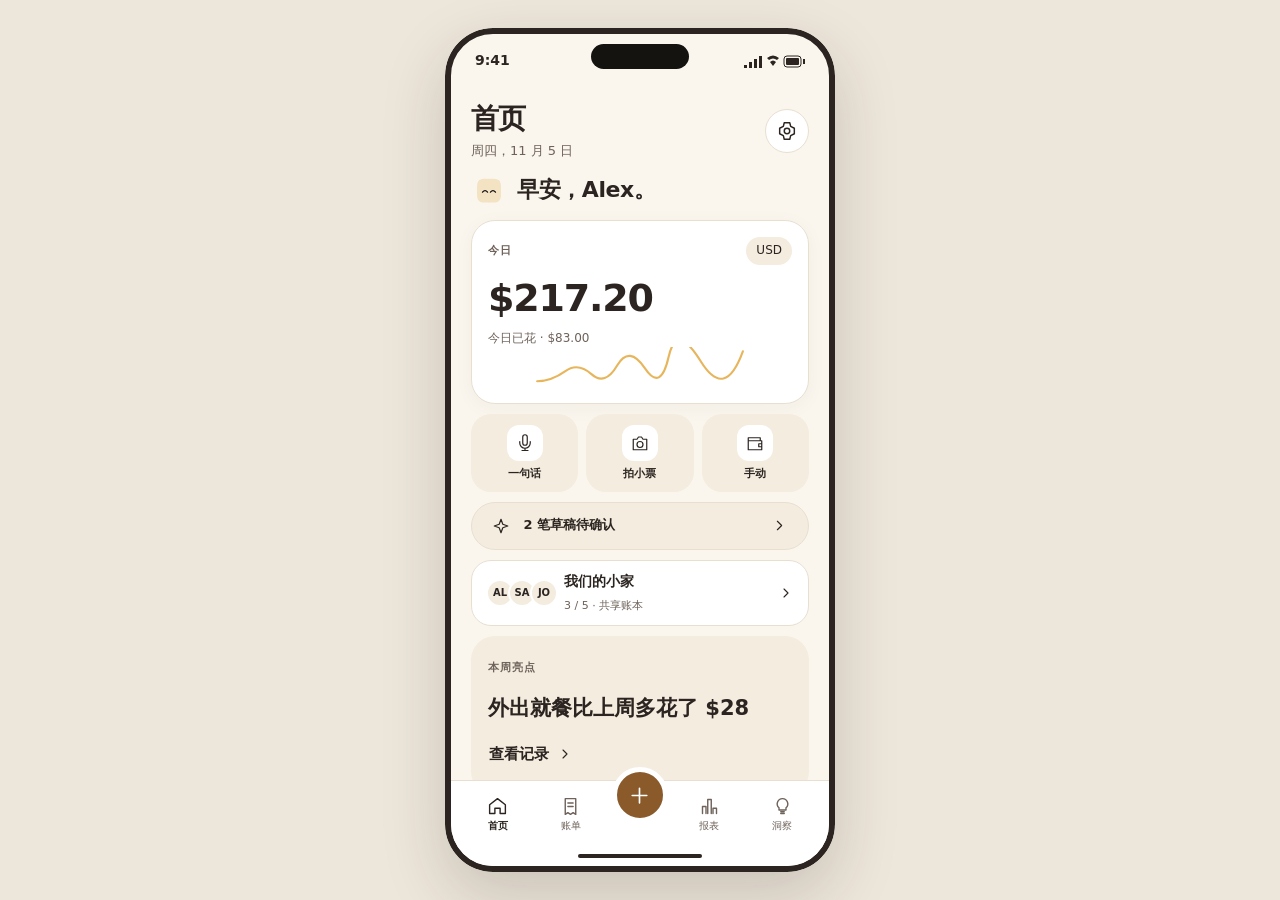
<file: nori/app.html>
<!DOCTYPE html>
<html lang="zh-CN"><head><meta charset="UTF-8"><meta name="viewport" content="width=device-width,initial-scale=1"><meta name="color-scheme" content="light dark"><meta name="description" content="Nori 可真实操作的单机交互稿：底部 Tab、记一笔、草稿确认与报表。"><title>Nori · 可操作交互稿</title>
<style>
:root{--canvas:#FAF6EE;--surface:#fff;--surface-soft:#F3ECDF;--ink:#2B2420;--muted:#6E625A;--hairline:#E8DFD1;--primary:#8A5A2B;--on-primary:#fff;--accent:#E7B65C;--success:#3C6546;--warning:#80530F;--danger:#A1372F;--info:#536174;--font:-apple-system,"SF Pro Text","SF Pro Display",system-ui,sans-serif;--display:ui-rounded,"SF Pro Display",-apple-system,system-ui,sans-serif;--phone-scale:1}*{box-sizing:border-box}html{scroll-behavior:smooth;scroll-padding-top:150px}body{margin:0;background:var(--canvas);color:var(--ink);font:16px/1.55 var(--font);-webkit-font-smoothing:antialiased}button,input,select{font:inherit}button,a,input,select{touch-action:manipulation}button{cursor:pointer;border:0;background:none;color:inherit;min-width:44px;min-height:44px}button:disabled{cursor:default;opacity:1}button:active:not(:disabled),.pressed{box-shadow:inset 0 0 0 3px currentColor;transform:translateY(1px)}a{color:inherit}button:focus-visible,input:focus-visible,select:focus-visible,a:focus-visible{outline:3px solid var(--ink);outline-offset:3px}svg{vertical-align:middle;flex-shrink:0}h1,h2,h3,h4,p{margin:0}h1,h2,h3,h4,.amount{font-family:var(--display)}h1{font-size:clamp(40px,5vw,68px);font-weight:650;letter-spacing:-2.5px;line-height:1.12}h2{font-size:32px;line-height:1.3;letter-spacing:-.8px;font-weight:650}h3{font-size:22px;line-height:1.3;font-weight:600}h4{font-size:17px;font-weight:600}.muted,small{color:var(--muted)}small{font-size:13px}.eyebrow{font-size:12px;letter-spacing:1.5px;font-weight:650;line-height:1.4}.toolbar{position:sticky;top:0;z-index:50;background:var(--canvas);border-bottom:1px solid var(--hairline)}.toolbar-inner{max-width:1440px;margin:auto;min-height:80px;padding:12px 40px;display:flex;align-items:center;gap:24px}.wordmark{font-family:var(--display);font-size:27px;font-weight:700;letter-spacing:-1px;display:flex;align-items:center;gap:10px}.face{width:31px;height:31px;border-radius:36%;background:var(--nori-body,#F3E3C3);position:relative}.face:after{content:'';position:absolute;left:8px;top:12px;width:5px;height:4px;border-radius:2px;background:#111;box-shadow:10px 0 0 #111;transform:rotate(-18deg)}.toolbar-note{font-size:12px;border-left:1px solid var(--hairline);padding-left:20px;color:var(--muted)}.palette-switch{display:flex;gap:4px;margin-left:auto;padding:4px;background:var(--surface-soft);border-radius:9999px}.palette-switch button{padding:8px 16px;font-size:13px;border-radius:9999px;font-weight:600;white-space:nowrap}.palette-switch button[aria-pressed=true]{background:var(--surface);box-shadow:0 2px 6px #2b242008}.mode-control{display:flex;align-items:center;gap:8px;font-size:13px;white-space:nowrap}.switch{width:52px;min-height:44px;padding:8px 0;display:inline-flex;align-items:center}.switch-track{width:48px;height:28px;border-radius:9999px;background:var(--muted);padding:3px;display:block}.switch-track:after{content:'';display:block;width:22px;height:22px;border-radius:50%;background:var(--canvas);transition:transform .18s}.switch[aria-checked=true] .switch-track{background:var(--primary)}.switch[aria-checked=true] .switch-track:after{background:var(--on-primary);transform:translateX(20px)}main{max-width:1440px;margin:auto;padding:0 40px}.intro{padding:68px 0 48px}.intro-top{display:flex;justify-content:space-between;align-items:center;margin-bottom:28px}.tag{display:inline-flex;border:1px solid var(--hairline);border-radius:999px;padding:6px 12px;font-size:12px;color:var(--muted)}.intro-copy{display:flex;align-items:flex-end;justify-content:space-between;gap:32px}.intro-copy>p{max-width:320px;font-size:15px;color:var(--muted);padding-bottom:4px}.intro h1 span{color:var(--muted)}.section{padding:48px 0 64px;border-top:1px solid var(--hairline)}.section-head{display:flex;align-items:flex-end;justify-content:space-between;gap:24px;margin-bottom:28px}.section-head .eyebrow{color:var(--muted);margin-bottom:12px}.section-head p{font-size:14px;color:var(--muted);max-width:400px}.comparison{display:grid;grid-template-columns:repeat(3,minmax(0,1fr));gap:20px}.palette-card{border:1px solid var(--hairline);border-radius:24px;overflow:hidden;background:var(--surface)}.palette-cover{background:var(--surface-soft);padding:24px 16px 0;height:324px;overflow:hidden}.card-note{padding:24px}.palette-card h3{display:flex;justify-content:space-between;align-items:center}.palette-card h3 span{font:12px var(--font);color:var(--muted)}.palette-card p{font-size:14px;color:var(--muted);margin:12px 0 20px}.swatches{display:flex;gap:8px}.swatch{height:28px;flex:1;border-radius:8px;border:1px solid var(--hairline)}.mini-phone{width:224px;height:345px;border:5px solid var(--ink);border-radius:34px;background:var(--canvas);padding:18px;margin:auto;box-shadow:0 12px 28px #2b24200a;transform:rotate(-4deg)}.palette-card:nth-child(2) .mini-phone{transform:rotate(1deg)}.palette-card:nth-child(3) .mini-phone{transform:rotate(5deg)}.mini-island{height:12px;width:60px;border-radius:999px;background:#151310;margin:-8px auto 16px}.mini-top{display:flex;justify-content:space-between;font-size:11px;margin-bottom:14px}.mini-card{padding:14px;background:var(--surface);border-radius:18px}.mini-card .amount{font-size:27px;margin:5px 0}.mini-phone p{font-size:10px;margin:0;color:var(--muted)}.mini-insight{padding:12px;background:var(--surface-soft);border-radius:14px;margin-top:12px;font-size:11px}.mini-button{background:var(--primary);color:var(--on-primary);font-size:11px;text-align:center;border-radius:999px;margin-top:12px;padding:10px}.spec-intro,.spec-grid,.do-dont{display:grid;grid-template-columns:1fr 1fr;gap:24px}.spec-intro{margin-bottom:24px}.note-card{background:var(--surface-soft);border-radius:24px;padding:24px}.note-card p{font-size:14px;margin-top:10px;color:var(--muted)}.rule{font-size:22px;font-family:var(--display);font-weight:600;margin-top:12px}.table-wrap{border:1px solid var(--hairline);border-radius:24px;overflow:auto;background:var(--surface)}table{width:100%;border-collapse:collapse;font-size:13px;text-align:left}th{font-size:12px;color:var(--muted);font-weight:500;background:var(--surface-soft)}td,th{padding:12px 20px;border-bottom:1px solid var(--hairline)}tr:last-child td{border-bottom:0}.token-color{display:inline-block;width:18px;height:18px;border:1px solid var(--hairline);border-radius:6px;vertical-align:middle;margin-right:10px}.pass{display:inline-flex;border:1px solid var(--hairline);border-radius:999px;padding:3px 9px;color:var(--success);background:var(--surface);font-size:11px;font-weight:650;white-space:nowrap}.spec-grid{margin-top:24px}.spec-box{padding:24px;border:1px solid var(--hairline);border-radius:24px;background:var(--surface)}.spec-box h3{margin-bottom:20px;font-size:20px}.type-row{display:flex;justify-content:space-between;align-items:baseline;border-bottom:1px solid var(--hairline);padding:10px 0;gap:16px}.type-row small{font-size:12px;white-space:nowrap}.token-chips{display:flex;flex-wrap:wrap;gap:8px;margin-bottom:24px}.token-chip{background:var(--surface-soft);border-radius:10px;padding:8px 12px;font-size:13px}.radius-samples{display:flex;gap:12px;margin:16px 0 24px;flex-wrap:wrap}.radius-sample{background:var(--surface-soft);padding:16px;font-size:12px;border:1px solid var(--hairline)}details{margin-top:24px;border:1px solid var(--hairline);border-radius:24px;background:var(--surface);overflow:hidden}summary{min-height:64px;padding:20px 24px;cursor:pointer;font-size:17px;font-weight:600}details[open] summary{border-bottom:1px solid var(--hairline)}.states-content{padding:24px}.state-table{min-width:680px}.btn{min-height:48px;padding:10px 20px;display:inline-flex;align-items:center;justify-content:center;gap:8px;font-size:15px;font-weight:600;border-radius:9999px;border:1px solid transparent}.btn.primary{background:var(--primary);color:var(--on-primary)}.btn.secondary{background:var(--surface-soft);color:var(--ink);border-color:var(--hairline)}.btn.ghost{color:var(--ink);background:transparent}.btn.destructive{color:var(--danger);background:var(--surface)}.btn:disabled{background:var(--surface-soft);color:var(--muted);border-color:var(--hairline)}.btn.full{width:100%}.spinner{display:inline-block;border:2px solid currentColor;border-right-color:transparent;border-radius:50%;height:14px;width:14px;animation:spin 1.1s linear infinite}@keyframes spin{to{transform:rotate(360deg)}}.input-samples{display:grid;grid-template-columns:repeat(4,1fr);gap:16px;margin:24px 0}.input-samples label{font-size:13px}.field{width:100%;min-height:44px;padding:10px 12px;color:var(--ink);background:var(--surface);border:1px solid var(--hairline);border-radius:14px;min-width:0}input::placeholder{color:var(--muted);opacity:1}.field:disabled{background:var(--surface-soft);color:var(--muted);-webkit-text-fill-color:var(--muted);opacity:1}.focus-demo{border:2px solid var(--ink)}.error-demo{border:2px solid var(--danger)}.chip{border:1px solid var(--hairline);background:var(--surface);padding:8px 14px;border-radius:999px;font-size:13px;white-space:nowrap}.chip.selected,.chip[aria-pressed=true]{background:var(--surface-soft);border-color:var(--ink);color:var(--ink);font-weight:600}.draft-states{display:grid;grid-template-columns:repeat(4,1fr);gap:12px;margin-top:24px}.draft-state{padding:20px;border:1px solid var(--hairline);background:var(--canvas);border-radius:24px;font-size:13px}.draft-state b{display:block;margin:12px 0 4px}.do-dont{margin-top:24px}.do-dont>div{padding:24px;border-top:2px solid var(--ink)}.do-dont h3{font-size:18px}.do-dont ul{padding-left:20px;color:var(--muted);font-size:14px;line-height:2}.layout-control{display:flex;gap:4px;background:var(--surface-soft);padding:4px;border-radius:999px}.layout-control button{font-size:13px;padding:8px 18px;border-radius:999px}.layout-control button[aria-pressed=true]{background:var(--surface)}.screens{display:flex;gap:32px;overflow-x:auto;scroll-snap-type:x mandatory;padding:8px 4px 40px;scrollbar-color:var(--muted) var(--surface-soft);scrollbar-width:thin}.screen-item{flex:0 0 390px;width:390px;scroll-snap-align:start}.screen-caption{min-height:88px;padding-bottom:20px}.screen-caption .eyebrow{color:var(--muted);margin-bottom:8px}.screen-caption h3{font-size:18px;margin-bottom:5px}.screen-caption p{font-size:12px;color:var(--muted)}.phone-holder{width:390px;height:844px}.phone{width:390px;height:844px;border:6px solid var(--ink);border-radius:48px;overflow:hidden;background:var(--canvas);position:relative;box-shadow:var(--elevation-sheet);display:flex;flex-direction:column;font-size:17px;line-height:1.45}.status-bar{height:52px;min-height:52px;display:flex;align-items:center;justify-content:space-between;padding:0 24px;font-size:14px;font-weight:650;position:relative}.island{position:absolute;left:50%;transform:translateX(-50%);top:10px;width:98px;height:25px;background:#151310;border-radius:999px}.phone-content{padding:16px 20px 24px;overflow-y:auto;flex:1;scrollbar-width:none}.phone-content::-webkit-scrollbar{display:none}.phone h2{font-size:28px;letter-spacing:-.7px;line-height:1.2}.phone h3{font-size:22px}.phone p{font-size:15px}.phone .eyebrow{font-size:11px;letter-spacing:1.1px}.page-title{display:flex;justify-content:space-between;align-items:center;margin-bottom:24px;gap:8px}.page-title>div>p{font-size:13px;color:var(--muted);margin-top:6px}.icon-btn{width:44px;height:44px;border-radius:50%;border:1px solid var(--hairline);display:inline-flex;align-items:center;justify-content:center;background:var(--surface)}.tab-bar{height:86px;min-height:86px;padding:7px 10px 24px;display:flex;align-items:flex-start;border-top:1px solid var(--hairline);background:var(--surface);position:relative;justify-content:space-around}.tab{width:64px;min-height:50px;display:flex;align-items:center;flex-direction:column;justify-content:center;gap:3px;color:var(--muted);font-size:10px;line-height:1.1;border-radius:12px}.tab.active{color:var(--ink);font-weight:700}.tab.add-tab{margin-top:-21px;height:56px;width:56px;background:var(--primary);color:var(--on-primary);border:5px solid var(--surface);border-radius:50%}.tab-bar:after{content:'';position:absolute;width:124px;height:4px;border-radius:10px;background:var(--ink);bottom:8px;left:50%;transform:translateX(-50%)}.card{padding:20px;background:var(--surface);border-radius:24px;border:1px solid var(--hairline);margin-bottom:16px;box-shadow:var(--elevation-card)}.card.soft{background:var(--surface-soft);border-color:transparent;box-shadow:none}.card .eyebrow{color:var(--muted)}.amount{font-size:34px;letter-spacing:-1px;font-weight:650;font-variant-numeric:tabular-nums}.flex{display:flex;align-items:center;gap:12px}.between{display:flex;align-items:center;justify-content:space-between;gap:12px}.stack>*+*{margin-top:12px}.nori-avatar{width:40px;height:40px;border:1.5px solid var(--ink);border-radius:48% 52% 42% 58%;display:flex;align-items:center;justify-content:center;background:var(--surface);font-size:13px;letter-spacing:4px;padding-left:4px;flex-shrink:0}.row{display:flex;align-items:center;gap:12px;min-height:66px;border-bottom:1px solid var(--hairline);width:100%;text-align:left;padding:10px 0}.row:last-child{border:0}.row-text{flex:1;min-width:0}.row strong{font-size:15px;display:block;font-weight:600}.row small{display:block;font-size:12px;margin-top:3px}.price{font-size:15px;font-weight:600;white-space:nowrap;font-variant-numeric:tabular-nums}.category-icon{width:40px;height:40px;background:var(--surface-soft);border-radius:14px;display:flex;align-items:center;justify-content:center;flex-shrink:0}.section-label{font-size:17px;font-weight:600;margin:22px 0 10px}.badge{display:inline-flex;align-items:center;gap:5px;background:var(--surface-soft);color:var(--ink);border-radius:999px;padding:5px 10px;font-size:12px}.badge.warning{color:var(--warning)}.badge.success{color:var(--success)}.phone .muted{font-size:13px}.onboarding{text-align:center;padding-top:28px}.illustration{width:100%;height:230px;color:var(--ink);margin:16px auto 24px}.onboarding h2{font-size:34px;line-height:1.16;margin:0 4px 16px}.onboarding>p{margin:0 8px 24px;color:var(--muted);font-size:16px}.privacy-note{display:flex;gap:9px;text-align:left;padding:16px;border-top:1px solid var(--hairline);font-size:13px;line-height:1.5;margin:20px 0}.page-dots{display:flex;justify-content:center;gap:6px;margin:20px}.page-dots i{width:6px;height:6px;border-radius:9px;background:var(--muted)}.page-dots i:first-child{width:20px;background:var(--ink)}.greeting{margin-bottom:24px}.greeting h2{margin-top:8px}.greeting p{color:var(--muted);margin-top:8px}.insight-copy{font-family:var(--display);font-size:21px!important;font-weight:600;line-height:1.35;margin:16px 0 8px}.draft-button{width:100%;text-align:left;justify-content:space-between;font-size:13px}.sheet-context{padding-bottom:0}.sheet{margin:28px -20px -24px;background:var(--surface);border-radius:32px 32px 0 0;padding:10px 24px 32px;min-height:470px;border-top:1px solid var(--hairline);box-shadow:var(--elevation-sheet)}.grabber{width:36px;height:4px;border-radius:9px;background:var(--muted);margin:0 auto 24px}.sheet .row{min-height:64px}.sheet-context .page-title{margin-bottom:16px}.sheet-context .sheet{margin-top:16px}.sheet-context .privacy-note{padding:12px;margin-top:12px}.sheet p{color:var(--muted);font-size:14px;margin:10px 0}.review .page-title{margin-bottom:12px}.review .card{padding:16px;margin-bottom:12px}.doubt{font-size:15px;line-height:1.45;margin:10px 0}.choices{display:flex;gap:8px}.review-grid{display:grid;grid-template-columns:1fr 1fr;gap:8px 12px;margin:12px 0}.review-grid label{font-size:12px;color:var(--muted)}.review-grid .wide{grid-column:1/-1}.review-grid input,.review-grid select{font-size:15px;margin-top:3px;min-height:44px}.review .btn{min-height:44px}.review-actions{display:flex;gap:8px}.review-actions .primary{flex:1}.review .page-title h2{font-size:24px}.review .card{padding:12px}.review .doubt{font-size:14px;margin:8px 0}.review-grid{gap:6px 12px}.review-grid input,.review-grid select{padding:8px 10px}.search{position:relative;margin-bottom:12px}.search svg{position:absolute;left:12px;top:13px;color:var(--muted)}.search input{padding-left:40px}.filter-row{display:flex;gap:8px;overflow-x:auto;padding-bottom:5px;scrollbar-width:none}.empty-state{text-align:center;padding:18px;background:var(--surface-soft);border-radius:24px;margin-top:20px}.empty-state svg{width:80px;height:64px;margin-bottom:8px}.empty-state p{font-size:13px;color:var(--muted);margin-top:5px}.budget{margin-bottom:22px}.budget:last-child{margin-bottom:0}.progress{height:7px;background:var(--surface-soft);border-radius:99px;margin-top:12px;overflow:hidden}.progress i{display:block;background:var(--ink);height:100%;border-radius:99px}.progress.accent i{background:var(--accent)}.budget p{font-size:12px!important;color:var(--muted);margin-top:6px}.segmented{display:flex;background:var(--surface-soft);padding:4px;border-radius:999px;margin-bottom:20px}.segmented button{flex:1;border-radius:999px;font-size:13px}.segmented button.selected{background:var(--surface);font-weight:600}.donut-wrap{display:flex;justify-content:center;align-items:center;position:relative;margin:16px auto}.donut{width:190px;height:190px;transform:rotate(-90deg)}.donut-center{position:absolute;text-align:center}.donut-center .amount{font-size:26px}.donut-center p{font-size:12px;color:var(--muted)}.legend{display:flex;flex-wrap:wrap;justify-content:center;gap:8px 14px;font-size:12px;color:var(--muted)}.legend i{width:7px;height:7px;display:inline-block;border-radius:50%;background:var(--ink);margin-right:5px}.bar-chart{width:100%;height:116px}.family-avatars{display:flex;margin:20px 0}.avatar{width:44px;height:44px;border-radius:50%;background:var(--surface-soft);display:flex;align-items:center;justify-content:center;font-size:13px;font-weight:600;border:3px solid var(--surface);margin-right:-6px}.member-row{min-height:60px}.member-row .avatar{margin-right:0}.plan{display:block;width:100%;padding:14px 16px;border:1px solid var(--hairline);border-radius:24px;background:var(--surface);margin:10px 0;text-align:left}.plan.selected{border:2px solid var(--ink);background:var(--surface-soft);padding:13px 15px}.plan-title{display:flex;justify-content:space-between;gap:10px;align-items:center;font-size:15px;font-weight:600}.plan small{display:block;font-size:12px;margin-top:4px}.plan .amount{font-size:24px}.paywall h2{font-size:28px;margin:12px 0}.paywall .page-title{margin-bottom:8px}.paywall .card{padding:14px}.fine-print{font-size:12px!important;line-height:1.45;color:var(--muted);margin:10px 0}.settings-list{padding:8px 16px}.settings-list .row{min-height:58px}.settings-list .row strong{font-size:14px}.footer{border-top:1px solid var(--hairline);padding:48px 0 32px}.footer-grid{display:grid;grid-template-columns:1.3fr 1fr;gap:64px}.footer p,.footer li{font-size:14px;color:var(--muted);line-height:1.9}.footer h3{font-size:20px;margin-bottom:16px}.footer ol{padding-left:24px;margin:0}.palette-notes{margin:20px 0}.palette-notes p{margin:8px 0}.colophon{display:flex;justify-content:space-between;border-top:1px solid var(--hairline);margin-top:40px;padding-top:24px;font-size:12px;color:var(--muted)}.toast{position:fixed;bottom:24px;left:50%;transform:translateX(-50%);padding:14px 24px;background:var(--ink);color:var(--canvas);border-radius:24px;z-index:100;font-size:14px;max-width:calc(100% - 32px);text-align:center}.toast:empty{display:none}.screens.vertical{display:grid;grid-template-columns:repeat(auto-fit,390px);justify-content:center;overflow:visible;gap:40px 32px}.skip-link{position:absolute;top:-60px;left:16px;background:var(--surface);padding:12px;z-index:100}.skip-link:focus{top:8px}body[data-mode=dark] .phone,body[data-mode=dark] .mini-phone{border-color:var(--hairline)}body[data-mode=dark] .card{box-shadow:none}
#screen-home .page-title{margin-bottom:16px}#screen-home .greeting{margin-bottom:16px}#screen-home .greeting h2{margin-top:4px}#screen-home .greeting p{margin-top:4px}#screen-home .card{padding:16px}.paywall .plan{padding:12px 14px;margin:8px 0}.paywall .plan.selected{padding:11px 13px}.paywall .plan small{margin-top:2px}.paywall h2{margin:8px 0}.paywall .card{padding:12px;margin-bottom:12px}
@media(max-width:1000px){.toolbar-note{display:none}.toolbar-inner{gap:16px;padding:12px 24px}main{padding:0 24px}.intro-copy{align-items:flex-start;flex-direction:column}.intro-copy>p{max-width:540px}.palette-cover{padding:24px 8px 0}.card-note{padding:20px}.comparison{gap:12px}.mini-phone{width:200px}.input-samples,.draft-states{grid-template-columns:repeat(2,1fr)}}
@media(max-width:700px){.toolbar-inner{flex-wrap:wrap;gap:8px 12px;padding:8px 16px}.wordmark{font-size:23px}.toolbar .mode-control{margin-left:auto}.palette-switch{order:3;width:100%;margin:0;justify-content:space-between}.palette-switch button{flex:1;padding:8px;font-size:12px}main{padding:0 20px}.intro{padding:40px 0}.intro-top{margin-bottom:24px}.tag{font-size:10px}.intro-copy{gap:20px}h1{letter-spacing:-1.5px}h2{font-size:26px}.comparison{grid-template-columns:1fr}.palette-cover{height:280px;padding-top:24px}.mini-phone{width:224px}.card-note{padding:24px}.section{padding:36px 0 44px}.section-head{align-items:flex-start;flex-direction:column;gap:16px}.spec-intro,.spec-grid,.do-dont,.footer-grid{grid-template-columns:1fr}.footer-grid{gap:32px}.spec-box,.note-card{padding:20px}.rule{font-size:18px}.states-content{padding:16px}.colophon{gap:12px;flex-direction:column}.footer{padding-top:36px}}
@media(max-width:499px){.screens,.screens.vertical{display:flex;flex-direction:column;align-items:center;overflow:visible;gap:36px;padding:0 0 24px;scroll-snap-type:none}.screen-item{flex:0 0 auto;width:calc(390px * var(--phone-scale))}.phone-holder{width:calc(390px * var(--phone-scale));height:calc(844px * var(--phone-scale))}.phone{transform:scale(var(--phone-scale));transform-origin:top left}.screen-caption{min-height:0;padding-bottom:16px}.layout-control{display:none}.draft-states,.input-samples{grid-template-columns:1fr}.intro-top>.eyebrow{font-size:10px}td,th{padding:12px}.table-wrap{max-width:100%}}
/* Nori v4 Squircle — Grok-family flat avatar */
:root{--nori-body:#F3E3C3;--nori-eye:#111111;--nori-ring:#C4A574;--nori-notif:#3b93f0}
.nori{display:inline-block;flex-shrink:0;line-height:0;vertical-align:middle}
.nori svg{width:100%;height:100%;overflow:visible}
.nori .nori-root{transform-origin:50% 50%}
.nori .eye{transform-box:fill-box;transform-origin:center}
.nori .eyes-happy,.nori .eyes-neutral,.nori .eyes-flat{visibility:hidden}
.nori .think-dots,.nori .orbit-rings,.nori .swirl-rings,.nori .badge,.nori .burst-rays{opacity:0;pointer-events:none}
.nori.m-idle .eyes-happy,.nori.m-orbit .eyes-happy,.nori.m-notification .eyes-happy,.nori.m-swirl .eyes-happy,.nori.m-done .eyes-happy{visibility:visible}
.nori.m-waiting .eyes-flat{visibility:visible}
.nori.m-thinking .body{opacity:0}
.nori.m-thinking .think-dots{opacity:1}
.nori.m-orbit .orbit-rings{opacity:1}
.nori.m-swirl .swirl-rings{opacity:1}
.nori.m-notification .badge{opacity:1}
.nori.m-done .burst-rays{opacity:1}
.nori.m-idle .nori-root{animation:n-breathe 3.2s ease-in-out infinite,n-yaw 6s ease-in-out infinite}
.nori.m-idle .eye{animation:n-blink 3.8s ease-in-out infinite}
.nori.m-thinking .think-dot{animation:n-think 1.2s ease-in-out infinite}
.nori.m-thinking .think-dot:nth-child(2){animation-delay:.18s}
.nori.m-thinking .think-dot:nth-child(3){animation-delay:.36s}
.nori.m-orbit .nori-root{transform:scale(.86)}
.nori.m-orbit .orbit-spin{transform-origin:50px 50px;animation:n-spin 3s linear infinite}
.nori.m-orbit .orbit-spin.r2{animation-direction:reverse}
.nori.m-orbit .eyes-happy{animation:n-track 3s ease-in-out infinite}
.nori.m-notification .badge-core{transform-box:fill-box;transform-origin:center;animation:n-pulse 2s ease-in-out infinite}
.nori.m-notification .eyes-happy{transform:translate(.08em,-.04em)}
.nori.m-waiting .nori-root{animation:n-breathe 4s ease-in-out infinite}
.nori.m-swirl .swirl-spin{transform-origin:50px 50px;animation:n-spin 2.4s linear infinite}
.nori.m-swirl .swirl-spin.r2{animation-direction:reverse;animation-duration:2.8s}
.nori.m-swirl .swirl-spin.r3{animation-duration:3.2s}
.nori.m-done .nori-root{animation:n-pop .7s cubic-bezier(.22,1.3,.36,1) both}
.nori.m-done .ray{animation:n-burst 1.8s ease-out 2}
@keyframes n-breathe{0%,100%{transform:scale(1)}50%{transform:scale(1.015)}}
@keyframes n-yaw{0%,100%{rotate:0deg}50%{rotate:1.2deg}}
@keyframes n-blink{0%,92%,100%{transform:scaleY(1)}94%,96%{transform:scaleY(.12)}}
@keyframes n-think{0%,100%{transform:translateY(0);opacity:.55}50%{transform:translateY(-18%);opacity:1}}
@keyframes n-spin{to{transform:rotate(360deg)}}
@keyframes n-track{0%,100%{transform:translate(1.5%,-1%)}50%{transform:translate(-1.5%,1%)}}
@keyframes n-pulse{0%,100%{transform:scale(1)}50%{transform:scale(1.12)}}
@keyframes n-pop{0%{transform:scale(.92)}60%{transform:scale(1.05)}100%{transform:scale(1)}}
@keyframes n-burst{0%{opacity:0}30%{opacity:1}100%{opacity:0}}
@media (prefers-reduced-motion:reduce){.nori *{animation:none!important}}
.nori-states{display:grid;grid-template-columns:repeat(auto-fit,minmax(88px,1fr));gap:12px;margin:16px 0}.nori-states figure{margin:0;text-align:center;background:var(--surface);border:1px solid var(--hairline);border-radius:20px;padding:12px 6px}.nori-states figcaption{font-size:12px;color:var(--muted);margin-top:6px;line-height:1.35}
.lang-switch{display:flex;gap:4px;padding:4px;background:var(--surface-soft);border-radius:9999px}.lang-switch button{padding:8px 12px;font-size:12px;border-radius:9999px;font-weight:600;min-width:44px;white-space:nowrap}.lang-switch button[aria-pressed=true]{background:var(--surface);box-shadow:0 2px 6px #2b242008}.lang-panel{display:flex;flex-direction:column;gap:8px;width:100%}.lang-option{width:100%;text-align:left;padding:14px 16px;border:1px solid var(--hairline);border-radius:16px;background:var(--surface);display:flex;align-items:center;justify-content:space-between;gap:12px;min-height:52px}.lang-option[aria-pressed=true]{border-color:var(--ink);background:var(--surface-soft);font-weight:600}.lang-option small{display:block;font-weight:400;margin-top:2px}
@media(prefers-reduced-motion:reduce){html{scroll-behavior:auto}*,*:before,*:after{animation:none!important;transition:none!important;scroll-behavior:auto!important}}

/* Home redesign A/B v1.2 */
.home-scheme-switch{display:flex;gap:4px;padding:4px;background:var(--surface-soft);border-radius:999px;margin:0 0 12px}
.home-scheme-switch button{font-size:12px;padding:8px 14px;border-radius:999px;font-weight:600;white-space:nowrap;min-height:40px}
.home-scheme-switch button[aria-pressed=true]{background:var(--surface);box-shadow:0 2px 6px #2b242008}
#screen-home .page-title,#screen-home-empty .page-title{margin-bottom:12px}
.home-greet-compact{display:flex;align-items:center;gap:10px;margin-bottom:12px}
.home-greet-compact h2{font-size:22px;margin:0;letter-spacing:-.4px}
.home-hero{padding:16px 16px 12px;margin-bottom:10px}
.home-hero .amount{font-size:38px;letter-spacing:-1.2px;margin:6px 0 4px}
.home-hero .muted{font-size:12px!important}
.home-quick{display:grid;grid-template-columns:repeat(3,1fr);gap:8px;margin:0 0 10px}
.home-quick button{display:flex;flex-direction:column;align-items:center;justify-content:center;gap:6px;min-height:72px;padding:10px 6px;background:var(--surface-soft);border:1px solid transparent;border-radius:20px;font-size:11px;font-weight:600;color:var(--ink);line-height:1.2;text-align:center}
.home-quick button .category-icon{width:36px;height:36px;border-radius:12px;background:var(--surface)}
.home-family-chip{display:flex;align-items:center;gap:10px;width:100%;text-align:left;padding:10px 14px;margin:0 0 10px;background:var(--surface);border:1px solid var(--hairline);border-radius:20px;min-height:56px}
.home-family-chip .mini-avatars{display:flex;margin-right:2px}
.home-family-chip .mini-avatars .avatar{width:28px;height:28px;font-size:10px;border-width:2px;margin-right:-6px}
.home-family-chip .row-text{flex:1;min-width:0}
.home-family-chip strong{font-size:14px;display:block}
.home-family-chip small{font-size:11px}
.nori-bubble{display:flex;gap:12px;align-items:flex-start;padding:16px;background:var(--surface-soft);border-radius:24px;margin-bottom:12px;border:1px solid transparent}
.nori-bubble .bubble-body{flex:1;min-width:0}
.nori-bubble .bubble-body h2{font-size:22px;letter-spacing:-.4px;line-height:1.25;margin:0 0 6px}
.nori-bubble .bubble-body p{font-size:14px;color:var(--muted);margin:0}
.home-insight-stack .card{margin-bottom:10px;padding:16px}
.home-insight-stack .insight-copy{font-size:18px!important;margin:10px 0 6px}
.home-empty-hints{display:grid;grid-template-columns:repeat(3,1fr);gap:8px;margin:12px 0}
.home-empty-hints button{min-height:56px;padding:8px;border-radius:16px;background:var(--surface);border:1px solid var(--hairline);font-size:11px;font-weight:600;display:flex;flex-direction:column;align-items:center;justify-content:center;gap:4px}
#screen-home .section-label{margin:14px 0 6px;font-size:15px}
#screen-home .draft-button{margin-bottom:10px}
#screen-home .card{padding:16px}
#screen-home-empty .empty-state{margin-top:0}

</style><link rel="stylesheet" href="v1.2.css">
<link rel="stylesheet" href="app-shell.css"></head><body class="nori-app">
<a class="skip-link" href="#main">跳至内容</a><header class="toolbar"><div class="toolbar-inner"><div class="wordmark"><span class="face" aria-hidden="true"></span>nori</div><div class="toolbar-note">记账，也可以很轻松<br>iOS 视觉提案 · 01</div><div class="palette-switch" role="group" aria-label="选择配色"><button data-palette="cream" aria-pressed="true">A Cream</button><button data-palette="apricot" aria-pressed="false">B Apricot</button><button data-palette="sage" aria-pressed="false">C Sage</button></div><div class="lang-switch" role="group" aria-label="Language / 语言"><button type="button" data-lang="system" aria-pressed="false">Auto</button><button type="button" data-lang="en" aria-pressed="false">EN</button><button type="button" data-lang="zh" aria-pressed="false">中文</button></div><div class="mode-control"><span id="mode-label">深色模式</span><button class="switch" id="dark-toggle" role="switch" aria-checked="false" aria-labelledby="mode-label"><span class="switch-track"></span></button></div></div></header>
<main id="main"><div class="intro"><div class="intro-top"><span class="eyebrow">日常有数，心里有底</span><span class="tag">本地优先 · 家庭 & 自由职业</span></div><div class="intro-copy"><h1>把日子，<br><span>记得轻一点。</span></h1><p>让 Nori 整理琐碎，让你保留决定权。<br>一套有温度、有分寸的 AI 记账体验。<br>三套暖色，十一个屏幕，同一种安心。</p></div></div>
<section class="section" id="palettes"><div class="section-head"><div><p class="eyebrow">01 / 色彩方向</p><h2>3 套暖色方案</h2></div><p>从奶油纸张到杏桃与鼠尾草。<br>顶部切换，可预览全页及深浅色的同一套语义。</p></div><div class="comparison" id="comparison"></div></section>
<section class="section" id="spec"><div class="section-head"><div><p class="eyebrow">02 / 设计规范</p><h2>温柔的表面，清晰的规则。</h2></div><p>颜色不代替信息，AI 不代替确认。<br>所有数值来自同一份设计 Token。</p></div><div class="spec-intro"><div class="note-card"><strong>先让人安心，再让记账变快。</strong><p>数据保存在设备；云端仅用于加密备份与同步。云端 AI 是独立可选能力，账本不上传；调用前需告知并征得同意，本示例不发起网络请求。</p></div><div class="note-card"><span class="eyebrow">AI 的边界</span><div class="rule">先出草稿 → 用户确认 → 再入库</div><p>只提示关键疑点；草稿清晰标记，可编辑、可放弃。确认前不改变余额、报表或家庭结算。</p></div></div>
<div class="between" style="margin:24px 0 12px;flex-wrap:wrap"><h3>颜色与对比度</h3><span class="pass" id="contrast-summary"></span></div><p class="muted" style="font-size:13px;margin-bottom:16px">当前方案 <strong id="current-palette"></strong> · 正文 ≥ 4.5:1，大号文字 ≥ 3:1。本稿文字统一按 4.5:1 检查；装饰色不承载文字。</p><div class="table-wrap"><table><thead><tr><th>语义 Token</th><th>色值</th><th>文字 / 背景用途</th><th>实际对比度</th><th>检查</th></tr></thead><tbody id="color-table"></tbody></table></div>
<div class="spec-grid"><div class="spec-box"><h3>字体层级 · 系统字体</h3><div id="type-scale"></div><p class="muted" style="font-size:13px;margin-top:16px">系统字体栈；展示标题优先 ui-rounded / SF Pro Display，600–700 字重。金额使用等宽数字，原生实现支持 Dynamic Type。</p></div><div class="spec-box"><h3>间距、圆角与层次</h3><p class="muted" style="font-size:13px;margin-bottom:16px">4px 基础网格；页面留白 20px，卡片内边距 20px，区块间距 24px。</p><div class="token-chips" id="spacing-tokens"></div><h4>圆角</h4><div class="radius-samples" id="radius-tokens"></div><h4>表面先于阴影</h4><p class="muted" style="font-size:13px;margin:12px 0">canvas → surface-soft → surface-card（surface 别名）。色块分层为主，1px 发丝线为辅。</p><div id="elevation-tokens" class="stack"></div><p style="font-size:14px;margin-top:24px"><strong>触控目标 ≥ 44 × 44px</strong><br><span class="muted">包括文字按钮、Tab、Chip、开关及导航图标。手机框为 390 × 844 逻辑尺寸，窄屏为等比预览。</span></p></div></div>
<details open><summary>组件状态 · 行为与反馈</summary><div class="states-content"><p class="muted" style="font-size:13px;margin-bottom:16px">按钮：默认 / 按下 / 禁用 / 加载。按下用内描边，禁用保留可读文字，加载保持按钮宽度。</p><div class="table-wrap"><table class="state-table"><thead><tr><th>类型</th><th>默认</th><th>按下</th><th>禁用</th><th>加载</th></tr></thead><tbody id="button-states"></tbody></table></div><div class="input-samples"><label>默认<input class="field" placeholder="Merchant" aria-label="Default merchant"></label><label>聚焦<input class="field focus-demo" value="Whole Foods" aria-label="Focused merchant example"></label><label>错误<input class="field error-demo" placeholder="Amount required" aria-invalid="true" aria-describedby="amount-error"><small id="amount-error" style="color:var(--danger)">Enter an amount</small></label><label>禁用<input class="field" value="Not available" disabled aria-label="Disabled input"></label></div><div class="between" style="flex-wrap:wrap"><div class="flex"><button class="chip" aria-pressed="true" data-demo-chip>Selected</button><button class="chip" aria-pressed="false" data-demo-chip>Unselected</button></div><div class="mode-control"><span id="demo-label">Notifications</span><button class="switch" role="switch" aria-checked="true" aria-labelledby="demo-label" data-switch><span class="switch-track"></span></button></div></div><div class="draft-states" id="draft-states"></div></div></details>
<div class="do-dont"><div><h3>✓ 应当这样做</h3><ul><li>每屏只用一套主行动色，次要按钮保持中性。</li><li>暖墨分层文字，金额、币种和周期一起呈现。</li><li>土色点缀只进入插画与图表，信息同时有文字。</li><li>AI 只提示重要疑点，并可追溯到流水。</li></ul></div><div><h3>↗ 避免这些做法</h3><ul><li>不让 AI 解析结果静默入库。</li><li>不用低对比浅灰小字，不只用颜色表达收支。</li><li>不用重阴影、霓虹、复杂渐变或拟真插画。</li><li>不存云端明文账本，不混淆 AI 额度与家庭支出。</li></ul></div></div></section>
<section class="section" id="business"><div class="section-head"><div><p class="eyebrow">03 / 业务体验</p><h2>从第一笔，到一家人的日常。</h2><p class="muted" style="font-size:13px;margin-top:8px;max-width:420px">首页改版：默认 <strong>方案 A · 今日+快捷动作</strong>；可切换 <strong>方案 B · 洞察卡片流+Nori 对话</strong> 对比。</p></div><div><div class="home-scheme-switch" id="home-scheme-switch" role="group" aria-label="首页方案"><button type="button" data-home-scheme="A" aria-pressed="true">方案 A · 今日</button><button type="button" data-home-scheme="B" aria-pressed="false">方案 B · 洞察</button></div><div class="layout-control" role="group" aria-label="屏幕排列" style="margin-top:8px"><button data-layout="horizontal" aria-pressed="true">横滑</button><button data-layout="vertical" aria-pressed="false">纵向</button></div><p style="font-size:12px;margin-top:10px">可操作：首页 A/B、导航、筛选、金额确认与开关。</p></div></div><div class="screens" id="screens" aria-label="十一个业务屏幕"></div><p class="muted" style="font-size:13px;margin-top:12px">说明：离线交互设计稿，不会调用 AI、付款或上传数据。付费条款及产品分歧列于文末。</p></section>
<footer class="footer"><div class="footer-grid"><div><h3>设计说明</h3><p>以 oura.md 为主参考：暖纸画布、土色插画与数据图表、胶囊按钮、柔软卡片、发丝线、低透明度阴影、每屏一种主行动色与眉题。以 claude.md 为辅助参考：奶油表面阶梯、暖墨文字层级、轻线稿，以及色块优先的层次关系。</p><p style="margin-top:12px">替换原蓝色 #2A72DE 与珊瑚色 #CC785C，使用三套自有色板，无原品牌标志。所有字体改为 -apple-system, “SF Pro Text”, “SF Pro Display”, system-ui, sans-serif；展示优先 ui-rounded，600–700 字重，不加载衬线字体或外部资源。</p><p style="margin-top:12px">圆角放大为卡片 24px、Sheet 32px、输入框 14px、按钮胶囊；间距统一 4px 网格。深色使用暖黑、浅主色与深色按钮文字。土色仅装饰和图表，语义色单独校验。</p><div class="palette-notes" id="palette-notes"></div></div><div><h3>Nori 状态（v4 Squircle · 已定）</h3><div class="nori-states"><figure data-nori="idle"><figcaption>Idle<br>呼吸+眨眼</figcaption></figure><figure data-nori="thinking"><figcaption>Thinking<br>三点弹跳</figcaption></figure><figure data-nori="orbit"><figcaption>Orbit<br>环绕识别</figcaption></figure><figure data-nori="notification"><figcaption>Notification<br>蓝角标</figcaption></figure><figure data-nori="waiting"><figcaption>Waiting<br>平眼等待</figcaption></figure><figure data-nori="swirl"><figcaption>Swirl<br>多环旋绕</figcaption></figure><figure data-nori="done"><figcaption>Done<br>星芒确认</figcaption></figure></div><p class="muted" style="font-size:13px">场景映射：首页/设置 Idle · 小票识别 Thinking · 洞察推进 Orbit · 额度不足 Notification · 待用户确认 Waiting · 装饰工作 Swirl · 入库成功 Done。系统「减少动态效果」开启时全部静止。</p>
<h3 style="margin-top:24px">Nori v5 情绪（引用，不改源目录）</h3>
<div class="nori-states" id="nori-emotions">
<figure><img src="nori-v5/emotion-happy.svg" width="56" height="56" alt="happy"><figcaption>开心<br>打卡/入库成功</figcaption></figure>
<figure><img src="nori-v5/emotion-surprise.svg" width="56" height="56" alt="surprise"><figcaption>惊喜<br>大额/成就</figcaption></figure>
<figure><img src="nori-v5/emotion-shy.svg" width="56" height="56" alt="shy"><figcaption>害羞<br>引导/首次</figcaption></figure>
<figure><img src="nori-v5/emotion-worry.svg" width="56" height="56" alt="worry"><figcaption>担心<br>超预算/额度</figcaption></figure>
<figure><img src="nori-v5/emotion-proud.svg" width="56" height="56" alt="proud"><figcaption>得意<br>省钱/结余</figcaption></figure>
<figure><img src="nori-v5/emotion-sleepy.svg" width="56" height="56" alt="sleepy"><figcaption>困<br>深夜记账</figcaption></figure>
<figure><img src="nori-v5/emotion-annoyed.svg" width="56" height="56" alt="annoyed"><figcaption>无奈<br>识别失败</figcaption></figure>
<figure><img src="nori-v5/emotion-curious.svg" width="56" height="56" alt="curious"><figcaption>好奇<br>洞察/异常</figcaption></figure>
</div>
<p class="muted" style="font-size:13px">预览屏已接：引导 shy · 首页 happy · 空状态 shy · 洞察 curious · 额度 worry · 权限 annoyed。源文件仍在 <code>nori-v5/</code>，本页仅引用。</p><h3 style="margin-top:24px">拍板说明（全部已定）</h3><p class="muted" style="font-size:13px;margin:8px 0 12px">无待拍板项。</p><p class="muted" style="font-size:13px">✅ 已定：主色板为 <strong>A Cream</strong>（底 #FAF6EE / 主色 #8A5A2B / 辅色 #E7B65C）；Apricot、Sage 保留为备选。</p><p class="muted" style="font-size:13px">✅ 已定：Nori 形象为 <strong>Grok Bot 家族 Squircle</strong>（纯色扁平奶油身 #F3E3C3 + 黑色小 pill 眼）；资产 <code>nori-v4/final/</code>。</p><p class="muted" style="font-size:13px">✅ 已定：Family <strong>不作为独立 Tab</strong>；入口放在<strong>设置页与首页</strong>。底部 Tab：英文 Home / Bills / + / Reports / Insights；中文 <strong>首页 / 账单 / + / 报表 / 洞察</strong>。</p><p class="muted" style="font-size:13px">✅ 已定：设置可选<strong>跟随系统 / 中文 / English</strong>；默认跟随系统（非中文→英文）。写入 <code>localStorage.nori_lang</code>（system|en|zh）。无 Lifetime；无 Activity Tab。设计说明区保持中文。</p><div class="note-card" style="margin-top:24px"><strong>让每一笔，都由你决定。</strong><p>家庭最多 5 人；共享额度与收支结算分开。自由职业收入与家庭消费保留各自语境。云端 AI 仅作能力与额度示意，具体隐私边界需产品协议确认。</p></div></div></div><div class="colophon"><span>Nori · iOS 视觉探索 / 2026.11</span><span>Cream 定稿 × 深浅模式 · 全流程业务屏 · 无 Lifetime · 设备端优先</span></div></footer></main><div id="toast" class="toast" role="status" aria-live="polite"></div>
<script>
const TOKENS = {"defaultPalette": "cream", "meta": {"basedOn": ["oura.md", "claude.md"], "version": "1.2.0", "fontFamily": "-apple-system, \"SF Pro Text\", \"SF Pro Display\", system-ui, sans-serif", "displayFontFamily": "ui-rounded, \"SF Pro Display\", -apple-system, system-ui, sans-serif", "surface-card": "alias: surface", "accentUsage": "仅插画和数据可视化，不承载文字", "aiRule": "先出草稿 → 用户确认 → 再入库", "i18n": {"supported": ["en", "zh-Hans"], "preferenceValues": ["system", "en", "zh"], "defaultRule": "Preference defaults to system. Resolve: if system language starts with zh use Chinese, else English. Persist preference to localStorage nori_lang as system|en|zh.", "storageKey": "nori_lang", "tabLabels": {"en": "Home / Bills / + / Reports / Insights", "zh": "首页 / 账单 / + / 报表 / 洞察"}, "noLifetime": true, "noThirdLanguage": true}, "uiDefaultLanguage": "navigator.language → zh* = 中文, else English; remember via localStorage.nori_lang", "noriVersion": "4-squircle", "productLock": "MVP-LOCKED-v1.md", "pricing": {"monthly": 4.99, "yearly": 39.99, "earlyBirdFirstYear": 29.99, "freeCloudAI": 20, "plusCloudAI": 300, "topUp": {"uses": 100, "price": 0.99}, "familyMax": 5, "lifetime": false}, "changelog": "v1.2: 18 component patches, default Home A"}, "palettes": {"cream": {"name": "A Cream", "mood": "像摊开的家庭账本，温柔踏实，适合长久陪伴。", "light": {"canvas": "#FAF6EE", "surface": "#FFFFFF", "surface-soft": "#F3ECDF", "primary": "#8A5A2B", "on-primary": "#FFFFFF", "accent": "#E7B65C", "ink": "#2B2420", "muted": "#6E625A", "hairline": "#E8DFD1", "success": "#3C6546", "warning": "#80530F", "danger": "#A1372F", "info": "#536174"}, "dark": {"canvas": "#1C1916", "surface": "#28231F", "surface-soft": "#332C25", "primary": "#E4B57F", "on-primary": "#241B12", "accent": "#CFA356", "ink": "#F8F0E5", "muted": "#C5B7A8", "hairline": "#4B4136", "success": "#A5CFAB", "warning": "#E6C27A", "danger": "#F2A89D", "info": "#B5C6DD"}}, "apricot": {"name": "B Apricot", "mood": "像午后的杏桃阳光，亲近而有活力，轻松开启记账。", "light": {"canvas": "#FFF5EC", "surface": "#FFFFFF", "surface-soft": "#FDE6D3", "primary": "#B4501F", "on-primary": "#FFFFFF", "accent": "#F4A261", "ink": "#2E211B", "muted": "#725F55", "hairline": "#F1DCCB", "success": "#3C6445", "warning": "#805017", "danger": "#A2352B", "info": "#5F5D73"}, "dark": {"canvas": "#1E1916", "surface": "#2C231E", "surface-soft": "#382B22", "primary": "#F2AE7E", "on-primary": "#2B1B12", "accent": "#DDA06B", "ink": "#FFF0E4", "muted": "#CDB5A4", "hairline": "#524034", "success": "#ACD0AC", "warning": "#F1C58B", "danger": "#F6AA9B", "info": "#C8BEDD"}}, "sage": {"name": "C Sage", "mood": "像窗边的鼠尾草，安静有秩序，适合家庭与自由职业。", "light": {"canvas": "#F5F6EF", "surface": "#FFFFFF", "surface-soft": "#E6EBDC", "primary": "#4E6B4A", "on-primary": "#FFFFFF", "accent": "#C9A66B", "ink": "#1F2A22", "muted": "#5D6A60", "hairline": "#DCE2D2", "success": "#3D6042", "warning": "#755214", "danger": "#9F3931", "info": "#4C6265"}, "dark": {"canvas": "#1B1C17", "surface": "#252921", "surface-soft": "#30362B", "primary": "#B2C7A1", "on-primary": "#1C281A", "accent": "#C5A46F", "ink": "#EFF3E6", "muted": "#BBC6B2", "hairline": "#444C3C", "success": "#ADCDA6", "warning": "#E0C38B", "danger": "#EFAEA0", "info": "#B6CFCC"}}}, "typography": {"largeTitle": {"size": 34, "weight": 700, "lineHeight": 1.18, "fontFamily": "ui-rounded, \"SF Pro Display\", -apple-system, system-ui, sans-serif"}, "title1": {"size": 28, "weight": 600, "lineHeight": 1.22, "fontFamily": "ui-rounded, \"SF Pro Display\", -apple-system, system-ui, sans-serif"}, "title2": {"size": 22, "weight": 600, "lineHeight": 1.3, "fontFamily": "ui-rounded, \"SF Pro Display\", -apple-system, system-ui, sans-serif"}, "headline": {"size": 17, "weight": 600, "lineHeight": 1.4, "fontFamily": "-apple-system, \"SF Pro Text\", \"SF Pro Display\", system-ui, sans-serif"}, "body": {"size": 17, "weight": 400, "lineHeight": 1.5, "fontFamily": "-apple-system, \"SF Pro Text\", \"SF Pro Display\", system-ui, sans-serif"}, "callout": {"size": 16, "weight": 400, "lineHeight": 1.5, "fontFamily": "-apple-system, \"SF Pro Text\", \"SF Pro Display\", system-ui, sans-serif"}, "subhead": {"size": 15, "weight": 400, "lineHeight": 1.45, "fontFamily": "-apple-system, \"SF Pro Text\", \"SF Pro Display\", system-ui, sans-serif"}, "footnote": {"size": 13, "weight": 400, "lineHeight": 1.45, "fontFamily": "-apple-system, \"SF Pro Text\", \"SF Pro Display\", system-ui, sans-serif"}, "caption": {"size": 12, "weight": 400, "lineHeight": 1.4, "fontFamily": "-apple-system, \"SF Pro Text\", \"SF Pro Display\", system-ui, sans-serif"}}, "spacing": {"1": 4, "2": 8, "3": 12, "4": 16, "5": 20, "6": 24, "8": 32, "10": 40, "12": 48, "16": 64, "24": 96}, "radius": {"input": 14, "card": 24, "sheet": 32, "pill": 9999}, "elevation": {"flat": "none", "card": "0 4px 20px rgba(43,36,32,0.04)", "sheet": "0 16px 48px rgba(43,36,32,0.08)", "dark": "none"}, "touchTarget": 44, "nori": {"version": "4", "shape": "squircle", "style": "grok-bot-family-flat", "defaultBody": "#F3E3C3", "defaultBodyName": "Cream Warm", "defaultBodyRationale": "在画布 #FAF6EE 与白色卡片上对比清晰可读；官方 Cream Light #F1EFE9 过浅易融进背景；Cream Gold #E7B65C 过跳，仅作强调而非默认身体色。", "eye": "#111111", "ring": "#C4A574", "notification": "#3b93f0", "noDecorations": ["blush", "highlight", "stroke", "mouth", "gradient-body"], "assetsDir": "nori-v4/final/", "assets": {"master": "nori-v4/final/nori-squircle.svg", "idle": "nori-v4/final/nori-squircle-idle.svg", "thinking": "nori-v4/final/nori-squircle-thinking.svg", "orbit": "nori-v4/final/nori-squircle-orbit.svg", "notification": "nori-v4/final/nori-squircle-notification.svg", "waiting": "nori-v4/final/nori-squircle-waiting.svg", "swirl": "nori-v4/final/nori-squircle-swirl.svg", "done": "nori-v4/final/nori-squircle-done.svg"}, "sceneMap": {"onboarding": "idle", "home.greeting": "idle", "home.empty": "idle", "settings.companion": "idle", "review.ocr": "thinking", "add.receipt": "thinking", "add.sentence.drafting": "thinking", "review.awaitConfirm": "waiting", "permission.denied": "waiting", "insights.nudge": "orbit", "insights.intro": "idle", "paywall.quota": "notification", "quota.exhausted": "notification", "review.saved": "done", "decorativeWorking": "swirl"}, "animations": {"idle": {"breathe": "3.2s ease-in-out infinite ±1.5%", "blink": "3.8s / ~160ms", "yaw": "6s ±1.2deg"}, "thinking": {"dots": "1.2s ease-in-out", "phase": "0.18s", "body": "hidden"}, "orbit": {"rings": "3s linear", "bodyScale": 0.86, "eyeTrack": "3s"}, "notification": {"badgePulse": "2s ±12%", "color": "#3b93f0"}, "waiting": {"eyes": "flat", "breathe": "4s"}, "swirl": {"rings": "2.4s / 2.8s reverse / 3.2s"}, "done": {"pop": "0.7s", "burst": "1.8s x2"}, "prefersReducedMotion": "freeze all; keep static expression"}, "cssVariables": {"--nori-body": "#F3E3C3", "--nori-eye": "#111111", "--nori-ring": "#C4A574", "--nori-notif": "#3b93f0"}, "darkAdaptation": {"body": "#F3E3C3", "eye": "#111111", "ring": "#C4A574", "note": "Body/eyes unchanged in dark; rings remain readable on canvas #1C1916"}, "emotionsV5": {"source": "nori-v5/ (read-only)", "files": ["emotion-happy", "emotion-surprise", "emotion-shy", "emotion-worry", "emotion-proud", "emotion-sleepy", "emotion-annoyed", "emotion-curious"], "previewHelper": "noriEmotion(name,size)", "sceneMap": {"onboarding": "shy", "home.greeting": "happy", "home.empty": "shy", "settings.companion": "happy", "insights": "curious", "quota.exhausted": "worry", "permission.denied": "annoyed", "streak.success": "happy", "big.income": "surprise", "over.budget": "worry", "late.night": "sleepy", "ocr.fail": "annoyed", "savings.goal": "proud"}}}, "componentsV12": {"upcoming": {"layout": "horizontal scroll snap", "windowDays": 7, "cardWidth": 158, "radius": 24}, "bulkConfirm": {"requiresSecondConfirmation": true, "sheetRadius": 32}, "toast": {"durationMs": 5000, "undo": true, "radius": 16}, "categoryRule": {"storage": "local", "cloudCost": 0, "choices": ["yes", "only-once"]}, "duplicate": {"choices": ["merge", "save-anyway", "view"], "cloudCost": 0}, "refund": {"type": "Refund", "amount": "positive", "report": "deduct from category net spending"}, "quickActions": {"collapseOnScroll": true, "expandAfterIdleMs": 700}, "home": {"defaultScheme": "A", "idealPace": "only with total monthly budget"}, "states": ["first-use", "no-budget", "no-spend-today", "filter-no-results", "offline", "error"], "widgets": ["small-today", "medium-today-month-sentence-deep-link", "lock-add"], "touchTarget": 44}};
const I18N = {
en:{
  tabs:{home:'Home',bills:'Bills',add:'Add',reports:'Reports',insights:'Insights'},
  settingsAria:'Settings',backHome:'Back to Home',
  onboarding:{eyebrow:'A LITTLE CLARITY, EVERY DAY',title:'Money, with a<br>little more calm.',body:'Meet Nori, your gentle bookkeeping companion. For your home, your work, and everything in between.',privacy:'Your data stays on your device.<br>Cloud is only for encrypted backup & sync.',cta:'Get started'},
  home:{sub:'Thursday, November 5',noriNote:'A NOTE FROM NORI',hello:'Morning, Alex.',helloSub:'Let’s make a little room for clarity.',spent:'SPENT THIS MONTH',today:'TODAY',todayAmt:'$42.80',monthLine:'Month $1,284.50 · Net +$1,915.50',incomeNet:'Income +$3,200.00 · Net +$1,915.50',week:'THIS WEEK’S HIGHLIGHTS',insight:'Dining out is $28 more than last week',seeRecords:'See records',drafts:'2 drafts to review',draftsWaiting:'2 drafts waiting for you',family:'Family shared ledger',familySub:'Our little home · 3 of 5',familyChip:'Our little home',familyChipSub:'3 of 5 · Shared ledger',recent:'Recent',seeAll:'See all',row1:'Groceries · You',row2:'Freelance · Personal',quickSentence:'Sentence',quickReceipt:'Receipt',quickManual:'Manual',schemeA:'Scheme A · Today',schemeB:'Scheme B · Insights',monthSpent:'SPENT THIS MONTH',monthAmt:'$1,284.50'},
  quickAdd:{sub:'Your day, at a glance',spent:'SPENT THIS MONTH',hint:'One small entry at a time.',title:'Add a little detail.',choose:'Choose what feels easiest.',methods:[['edit','Manual','Enter the details yourself'],['spark','Say one sentence','Type or dictate · “Lunch with Sam, $18.80”'],['camera','Snap receipt','Photo or screenshot · Nori drafts it']],privacy:'You’re in control. Nothing is saved until you confirm.'},
  review:{title:'Review receipt',status:'Draft — not saved yet',qTitle:'One question from Nori',doubt:'Total could be $18.80 or $19.80 — which one?',merchant:'Merchant',amount:'Amount (USD)',date:'Date',category:'Category',paidBy:'Paid by',splitComing:'Split',splitComingSub:'Coming later',note:'Note',cats:['Dining out','Groceries','Work'],payers:['You','Sam'],helper:'Nothing is saved until you confirm.',confirm:'Confirm & save',discard:'Discard',back:'Back to Home',discarded:'Discarded — not saved',confirmed:'Confirmed — saved on device',helperDiscard:'The draft was discarded. No transaction was saved.',helperSaved:'Saved after your confirmation. This preview keeps the record in memory only.',btnDiscarded:'Draft discarded',btnSaved:'Saved on device',draftCount1:'1 draft to review',toastDiscard:'Draft discarded. Nothing was saved.',toastSaved:'Confirmed & saved in this preview.',totalChecked:'Total checked. Review the details, then confirm to save.'},
  bills:{sub:'Your everyday, in order.',searchPh:'Search merchant or note',filters:['All','Expenses','Income','Drafts'],emptyTitle:'No records in Work yet',emptyBody:'A coffee, an invoice, a fresh start.',emptyCta:'Add your first record',noMatches:'No matches',tryOther:'Try another name or category.',draftBadge:'Draft',notInTotals:'Not in totals',days:{Today:'Today',Yesterday:'Yesterday'}},
  budgets:{title:'Budgets',sub:'A little plan, a little breathing room.',plan:'NOVEMBER PLAN',of:'of $2,000',left:'$715.50 left to work with',byCat:'By category',edit:'Edit',cats:[['groceries','Groceries',320,400],['coffee','Dining out',180,250],['transport','Transport',90,200],['work','Work expenses',144.5,300]],headsUp:'A gentle heads-up',headsBody:'Groceries is at 80% of your plan. You have $80 left this month.',manage:'Manage categories'},
  reports:{sub:'November 2026',periods:['Week','Month','Year'],where:'WHERE IT WENT',thisPeriod:['This week','This month','This year'],total:'Total spent',legend:['Groceries 42%','Dining 24%','Other 34%'],weekly:'Weekly rhythm',focus:'Nori’s month in focus',summary:'Based on 42 confirmed records, groceries made up the largest share. Drafts are excluded.',see42:'See 42 records'},
  insights:{sub:'A quieter look at your week.',from:'FROM NORI',title:'Here’s what stood out.',body:'Soft notes, not judgments — tap any one to see the records behind it.',week:'THIS WEEK',insight1:'Dining out is $28 more than last week',seeDining:'See dining records',pattern:'PATTERN',insight2:'Groceries stay steady · three quiet shops',patternSub:'$186.40 across Whole Foods and the corner market.',openReports:'Open Reports',nudge:'A gentle nudge',nudgeBody:'You’re at 64% of November’s plan — still room to breathe.',checkBudgets:'Check budgets',family:'Family shared ledger',familySpend:'Shared spending this month: $842.60',openFamily:'Open family ledger'},
  family:{title:'Family',sub:'Shared ledger & AI pool.',home:'Our little home',shared:'SHARED SPENDING · NOVEMBER',everyone:'Everyone sees the same confirmed records.',whoPaid:'Who paid',paidMonth:'Paid this month',you:'Alex (you)',owes:'Sam owes you',settle:'Settle up',aiPool:'Shared AI pool',aiUses:'/ 300 cloud AI uses this month',aiNote:'One 300/mo pool for the whole family.<br>Resets December 1.',invite:'Invite family member'},
  paywall:{eyebrow:'NORI PLUS',quota:'18 of 20 free cloud AI uses this month',title:'A little help.<br>A lot less busywork.',sub:'300 cloud AI uses/mo, shared with family.<br>Manual bookkeeping stays free.',monthly:'Monthly',perMonth:'/ month',monthlySmall:'Billed monthly · cancel anytime',yearly:'Yearly',earlyBird:'Early bird',perYear:'/ year',yearlySmall1:'Early bird: <strong>$29.99</strong> for your first year',yearlySmall2:'Then $39.99 / year · billed annually',fine1:'Cloud AI uses: <strong>Free</strong> 20 / month · <strong>Plus</strong> 300 / month<br>Top-up pack: 100 uses for $0.99 · no auto-renewal<br>Family: up to 5 people share one quota pool',fine2:'Local-first: your ledger stays on your device. Optional cloud AI is separate from encrypted backup & sync.',continueYearly:'Continue with Yearly',continueMonthly:'Continue with Monthly',restore:'Restore purchases',legal:'Subscription renews automatically unless canceled at least 24 hours before the period ends. Payment is charged to your Apple Account. Manage or cancel in App Store settings. Prices shown in USD; regional prices and taxes may vary.',terms:'Terms',privacy:'Privacy',close:'Close paywall'},
  settings:{title:'Settings',sub:'Make it feel like home.',companion:'Your companion, Nori',companionSub:'Quiet help. You stay in control.',data:'Your data, your choice',privacy:'Privacy & local data',privacySub:'Stored on this device',backup:'Encrypted iCloud backup',backupSub:'Backup & sync only',export:'Export CSV',exportSub:'Keep a copy, anytime',everyday:'Your everyday',family:'Family shared ledger',familySub:'Our little home · 3 members',cats:'Categories & budgets',dark:'Dark mode',appearance:'Appearance',language:'Language',languageSubEn:'English',languageSubZh:'中文（简体）',languageHint:'App language · remembered on this device',langSystem:'Follow system',langSystemSub:'Matches device language',more:'A little more Nori',moreSub:'Explore Plus · Free plan: 20 AI/mo',footer:'Nori 1.0 · Made for your everyday.<br>USD · English · On-device first',footerZh:'Nori 1.0 · Made for your everyday.<br>USD · 中文 · On-device first'},

  homeEmpty:{sub:'Thursday, November 5',noriNote:'A NOTE FROM NORI',hello:'Ready when you are.',helloSub:'Your ledger is empty — and that’s a gentle start.',cta:'Add your first record',hint:'Manual, one sentence, or a receipt. You confirm before anything is saved.',privacy:'Data stays on this device until you choose backup.',invite:'Whenever you’re ready, I’ll help sort the draft — you confirm before it’s saved.'},
  addManual:{title:'Manual entry',sub:'Every field is yours.',amount:'Amount (USD)',type:'Type',expense:'Expense',income:'Income',category:'Category',date:'Date',tag:'Work / Personal',tags:['Personal','Work','Unspecified'],ledger:'Ledger',ledgers:['Personal','Family shared'],note:'Note',notePh:'Optional note',helper:'Nothing is saved until you confirm.',confirm:'Confirm & save',cancel:'Cancel'},
  addSentence:{title:'Say one sentence',sub:'Type it, or use system dictation.',ph:'Lunch with Sam, $18.80',mic:'Dictate',micHint:'Uses your device’s speech-to-text. You can edit the text before Nori drafts.',helper:'Nori prepares a draft — you still confirm.',continue:'Continue to review',permDenied:'Microphone is off — you can still type.'},
  addReceipt:{title:'Snap a receipt',sub:'Photo or screenshot.',camera:'Take photo',library:'Choose from library',hint:'Nori reads merchant, date, and total first. You confirm before saving.',thinking:'Reading your receipt…',permTitle:'Camera access needed',permBody:'Without camera access, pick a screenshot from your library or enter it manually.'},
  billsTab:{sub:'Subscriptions & due dates.',upcoming:'UPCOMING',emptyTitle:'No bills yet',emptyBody:'Add a subscription or bill reminder. Marking paid can create a linked expense.',add:'Add a bill',markPaid:'Mark paid',due:'Due',items:[['Netflix','$15.49','Nov 8','Monthly'],['iCloud+','$2.99','Nov 12','Monthly'],['Rent','$1,850.00','Nov 1','Monthly · paid']]},
  quota:{eyebrow:'CLOUD AI',badge:'0 of 20 free uses left',title:'You’ve used this month’s cloud AI.',body:'Your draft is safe. Subscribe, buy a pack, wait for next month, or keep going manually — nothing was saved yet.',subscribe:'See Nori Plus',topup:'Buy 100 uses · $0.99',manual:'Continue manually',wait:'Wait until next month',fine:'Monthly quota doesn’t roll over. Top-up packs never expire. Family shares one pool (up to 5).'},
  permission:{eyebrow:'PERMISSION',title:'Camera access is off.',body:'That’s okay. You can pick a screenshot from your library, or enter the details manually. Nori never saves until you confirm.',openSettings:'Open Settings',manual:'Enter manually',library:'Choose screenshot',note:'We only ask for camera, mic, or notifications when you use that feature.'},
  captions:{
    onboarding:['初次见面 · 轻一点开始','线稿 Nori；先解释本地隐私，再开始记账。'],
    home:['首页 · 方案 A 默认（今日+快捷）','可切方案 B（洞察流+Nori）；草稿与确认流水分离。'],
    quickAdd:['快速记账 · 四种自然入口','半屏 Sheet，保留首页上下文；解析后先去审核。'],
    review:['AI 审核 · 只问最重要的疑点','七项可编辑字段；确认才入库，放弃不留流水。'],
    transactions:['流水 · 记录有序，草稿独立','按天分组，可搜索筛选；空状态提供自然下一步。'],
    budgets:['分类与预算 · 提醒，不责备','进度有数字和文字，接近预算也保持平静语气。'],
    reports:['报表 · 每一句洞察都有依据','环图与柱图并置，Nori 摘要标明流水数量。'],
    insights:['洞察 · Nori 说一句人话','温和叙事洞察，不堆图表；可追溯到账单。'],
    family:['家庭账本 · 一家人，算得清','最多五人；谁付了多少与 AI 共享额度分开。入口在首页与设置。'],
    paywall:['付费方案 · 权益清晰','$4.99/月或 $39.99/年，首年早鸟 $29.99；无 Lifetime。'],
    settings:['设置 · 数据的去向看得见','本地数据、加密备份、导出与外观各有入口。语言：跟随系统 / 中文 / 英文。'],
    homeEmpty:['首页空状态 · 轻一点开始','CTA + 三入口；Family 可见；不强制订阅。'],
    addManual:['记一笔 · 手动','完整字段；确认后入库。'],
    addSentence:['记一笔 · 一句话','打字或系统听写；先出草稿再确认。'],
    addReceipt:['记一笔 · 拍小票','拍照或截图；识别后进入确认卡。'],
    billsTab:['Bills · 订阅与到期','手动账单提醒；标记已付可关联支出。'],
    quota:['额度用尽 · 保留草稿','订阅 / 加油包 / 手动 / 等下月；不强制首启弹出。'],
    permission:['权限拒绝 · 仍可继续','温和说明；可改手动或选截图。']
  },
  records:[
    {day:'Today',ico:'groceries',merchant:'Whole Foods',note:'Groceries · Family',amount:'−$64.20',type:'Expenses'},
    {day:'Today',ico:'coffee',merchant:'Little Fern Café',note:'Receipt · Not saved yet',amount:'$18.80?',type:'Drafts'},
    {day:'Yesterday',ico:'work',merchant:'Studio invoice',note:'Freelance · Personal',amount:'+$800.00',type:'Income'},
    {day:'Yesterday',ico:'transport',merchant:'City Transit',note:'Transport · Personal',amount:'−$12.00',type:'Expenses'}
  ],
  toast:{manual:'Manual entry preview · edit all fields before saving.',draft:'Nori prepared a sample draft. Please review it.',csv:'CSV exported · confirmed records only.',period:' selected · sample chart data'}
},
zh:{
  tabs:{home:'首页',bills:'账单',add:'+',reports:'报表',insights:'洞察'},
  settingsAria:'设置',backHome:'返回首页',
  onboarding:{eyebrow:'每天一点点清晰',title:'把钱，<br>记得轻一点。',body:'认识 Nori，你温柔的记账伙伴。照顾家庭、工作，还有其间的一切。',privacy:'数据保存在本机。<br>云端仅用于加密备份与同步。',cta:'开始使用'},
  home:{sub:'周四，11 月 5 日',noriNote:'NORI 留言',hello:'早安，Alex。',helloSub:'留一点空间，把日子看清。',spent:'本月已花',today:'今日',todayAmt:'$42.80',monthLine:'本月 $1,284.50 · 净结余 +$1,915.50',incomeNet:'收入 +$3,200.00 · 净结余 +$1,915.50',week:'本周亮点',insight:'外出就餐比上周多花了 $28',seeRecords:'查看记录',drafts:'2 笔草稿待确认',draftsWaiting:'有 2 笔草稿等你确认',family:'家庭共享账本',familySub:'我们的小家 · 3 / 5',familyChip:'我们的小家',familyChipSub:'3 / 5 · 共享账本',recent:'最近',seeAll:'查看全部',row1:'日用 · 你',row2:'自由职业 · 个人',quickSentence:'一句话',quickReceipt:'拍小票',quickManual:'手动',schemeA:'方案 A · 今日',schemeB:'方案 B · 洞察',monthSpent:'本月已花',monthAmt:'$1,284.50'},
  quickAdd:{sub:'今天，一眼看清',spent:'本月已花',hint:'一笔一笔记。',title:'记一点细节。',choose:'选一种最轻松的方式。',methods:[['edit','手动','自己填写明细'],['spark','说一句话','打字或系统听写 · 「和 Sam 午餐，$18.80」'],['camera','拍小票','拍照或选截图 · Nori 先出草稿']],privacy:'你来决定。确认前不会入库。'},
  review:{title:'核对小票',status:'草稿 — 尚未保存',qTitle:'Nori 有一个问题',doubt:'总额可能是 $18.80 或 $19.80 — 哪一个？',merchant:'商户',amount:'金额 (USD)',date:'日期',category:'分类',paidBy:'支付人',splitComing:'分摊',splitComingSub:'稍后推出',note:'备注',cats:['外出就餐','日用','工作'],payers:['你','Sam'],helper:'确认前不会保存。',confirm:'确认并保存',discard:'放弃',back:'返回首页',discarded:'已放弃 — 未保存',confirmed:'已确认 — 保存在本机',helperDiscard:'草稿已放弃，未生成流水。',helperSaved:'已按你的确认保存。本预览仅保存在内存中。',btnDiscarded:'草稿已放弃',btnSaved:'已保存在本机',draftCount1:'1 笔草稿待确认',toastDiscard:'草稿已放弃，未保存任何记录。',toastSaved:'已在本预览中确认并保存。',totalChecked:'总额已核对。请检查明细后再确认保存。'},
  bills:{sub:'日常流水，井井有条。',searchPh:'搜索商户或备注',filters:['全部','支出','收入','草稿'],emptyTitle:'工作分类还没有记录',emptyBody:'一杯咖啡、一张发票，都是新的开始。',emptyCta:'记下第一笔',noMatches:'没有匹配结果',tryOther:'试试其他名称或分类。',draftBadge:'草稿',notInTotals:'不计入合计',days:{Today:'今天',Yesterday:'昨天'}},
  budgets:{title:'预算',sub:'一点计划，一点呼吸空间。',plan:'11 月计划',of:'共 $2,000',left:'还可支配 $715.50',byCat:'按分类',edit:'编辑',cats:[['groceries','日用',320,400],['coffee','外出就餐',180,250],['transport','出行',90,200],['work','工作支出',144.5,300]],headsUp:'温柔提醒',headsBody:'日用已用到计划的 80%。本月还剩 $80。',manage:'管理分类'},
  reports:{sub:'2026 年 11 月',periods:['周','月','年'],where:'花到哪里了',thisPeriod:['本周','本月','本年'],total:'总支出',legend:['日用 42%','就餐 24%','其他 34%'],weekly:'一周节奏',focus:'Nori 本月焦点',summary:'基于 42 笔已确认流水，日用占比最高。草稿未计入。',see42:'查看 42 笔记录'},
  insights:{sub:'安静地看一看这一周。',from:'来自 NORI',title:'这几件事比较突出。',body:'温和的提醒，不是评判 — 点开即可回溯对应账单。',week:'本周',insight1:'外出就餐比上周多花了 $28',seeDining:'查看出餐记录',pattern:'规律',insight2:'日用很平稳 · 三次安静采购',patternSub:'Whole Foods 与街角小店合计 $186.40。',openReports:'打开报表',nudge:'轻轻一推',nudgeBody:'已用到 11 月计划的 64% — 还有空间。',checkBudgets:'查看预算',family:'家庭共享账本',familySpend:'本月共享支出：$842.60',openFamily:'打开家庭账本'},
  family:{title:'家庭',sub:'共享账本与 AI 额度。',home:'我们的小家',shared:'共享支出 · 11 月',everyone:'大家看到的都是已确认流水。',whoPaid:'谁付的',paidMonth:'本月已付',you:'Alex（你）',owes:'Sam 欠你',settle:'结清',aiPool:'共享 AI 额度',aiUses:'/ 本月 300 次云端 AI',aiNote:'全家共用每月 300 次额度。<br>12 月 1 日重置。',invite:'邀请家庭成员'},
  paywall:{eyebrow:'NORI PLUS',quota:'本月免费云端 AI 已用 18 / 20',title:'多一点帮助。<br>少一点琐事。',sub:'每月 300 次云端 AI，可与家人共享。<br>手动记账始终免费。',monthly:'按月',perMonth:'/ 月',monthlySmall:'按月计费 · 随时取消',yearly:'按年',earlyBird:'早鸟',perYear:'/ 年',yearlySmall1:'早鸟首年 <strong>$29.99</strong>',yearlySmall2:'之后 $39.99 / 年 · 按年计费',fine1:'云端 AI：<strong>免费</strong> 20 次/月 · <strong>Plus</strong> 300 次/月<br>加油包：100 次 $0.99 · 不自动续费<br>家庭：最多 5 人共享同一额度池',fine2:'本地优先：账本留在本机。可选云端 AI 与加密备份/同步分开。',continueYearly:'继续选择按年',continueMonthly:'继续选择按月',restore:'恢复购买',legal:'除非在周期结束至少 24 小时前取消，订阅将自动续订。费用计入你的 Apple 账户。可在 App Store 设置中管理或取消。标价为美元；地区价格与税费可能不同。',terms:'条款',privacy:'隐私',close:'关闭付费墙'},
  settings:{title:'设置',sub:'让它像家一样舒服。',companion:'你的伙伴，Nori',companionSub:'安静地帮忙。决定权在你。',data:'你的数据，你做主',privacy:'隐私与本地数据',privacySub:'保存在本设备',backup:'加密 iCloud 备份',backupSub:'仅备份与同步',export:'导出 CSV',exportSub:'随时留一份副本',everyday:'日常',family:'家庭共享账本',familySub:'我们的小家 · 3 人',cats:'分类与预算',dark:'深色模式',appearance:'外观',language:'语言',languageSubEn:'English',languageSubZh:'中文（简体）',languageHint:'应用语言 · 记住本机选择',langSystem:'跟随系统',langSystemSub:'与设备语言一致',more:'多一点 Nori',moreSub:'了解 Plus · 免费：20 次 AI/月',footer:'Nori 1.0 · 为日常而做。<br>USD · English · 本机优先',footerZh:'Nori 1.0 · 为日常而做。<br>USD · 中文 · 本机优先'},

  homeEmpty:{sub:'周四，11 月 5 日',noriNote:'NORI 留言',hello:'你准备好了就好。',helloSub:'账本还是空的 — 这是一个温柔的开始。',cta:'记下第一笔',hint:'手动、一句话或拍小票。确认前不会入库。',privacy:'数据先留在本机，备份由你决定。',invite:'你准备好了，我就帮你整理草稿 — 确认前不会入库。'},
  addManual:{title:'手动记账',sub:'每个字段都由你填写。',amount:'金额 (USD)',type:'类型',expense:'支出',income:'收入',category:'分类',date:'日期',tag:'工作 / 个人',tags:['个人','工作','未指定'],ledger:'账本',ledgers:['个人','家庭共享'],note:'备注',notePh:'可选备注',helper:'确认前不会保存。',confirm:'确认并保存',cancel:'取消'},
  addSentence:{title:'说一句话',sub:'可以打字，也可用系统听写。',ph:'和 Sam 午餐，$18.80',mic:'听写',micHint:'使用系统语音转写。整理前仍可改文字。',helper:'Nori 先出草稿 — 仍需你确认。',continue:'继续核对',permDenied:'麦克风未开 — 仍可打字。'},
  addReceipt:{title:'拍小票',sub:'拍照或选截图。',camera:'拍照',library:'从相册选择',hint:'Nori 先识别商家、日期和总额。确认后才保存。',thinking:'正在识别小票…',permTitle:'需要相机权限',permBody:'没有相机也可以从相册选截图，或改用手动录入。'},
  billsTab:{sub:'订阅与到期提醒。',upcoming:'即将到期',emptyTitle:'还没有账单',emptyBody:'添加订阅或账单提醒。标记已付后可关联一笔支出。',add:'添加账单',markPaid:'标记已付',due:'到期',items:[['Netflix','$15.49','11 月 8 日','每月'],['iCloud+','$2.99','11 月 12 日','每月'],['房租','$1,850.00','11 月 1 日','每月 · 已付']]},
  quota:{eyebrow:'云端 AI',badge:'本月免费额度已用尽 0 / 20',title:'本月云端 AI 次数用完了。',body:'草稿还在。可以订阅、买加油包、等下月，或继续手动 — 尚未入库。',subscribe:'查看 Nori Plus',topup:'购买 100 次 · $0.99',manual:'继续手动',wait:'等到下个月',fine:'月额度不结转。加油包不过期。家庭最多 5 人共享同一额度池。'},
  permission:{eyebrow:'权限',title:'相机权限未开启。',body:'没关系。你可以选相册截图，或手动填写。确认前 Nori 不会保存。',openSettings:'打开系统设置',manual:'手动录入',library:'选择截图',note:'只有用到相机、麦克风或通知时，才会申请相应权限。'},
  captions:{
    onboarding:['初次见面 · 轻一点开始','线稿 Nori；先解释本地隐私，再开始记账。'],
    home:['首页 · 方案 A 默认（今日+快捷）','可切方案 B（洞察流+Nori）；草稿与确认流水分离。'],
    quickAdd:['快速记账 · 四种自然入口','半屏 Sheet，保留首页上下文；解析后先去审核。'],
    review:['AI 审核 · 只问最重要的疑点','七项可编辑字段；确认才入库，放弃不留流水。'],
    transactions:['流水 · 记录有序，草稿独立','按天分组，可搜索筛选；空状态提供自然下一步。'],
    budgets:['分类与预算 · 提醒，不责备','进度有数字和文字，接近预算也保持平静语气。'],
    reports:['报表 · 每一句洞察都有依据','环图与柱图并置，Nori 摘要标明流水数量。'],
    insights:['洞察 · Nori 说一句人话','温和叙事洞察，不堆图表；可追溯到账单。'],
    family:['家庭账本 · 一家人，算得清','最多五人；谁付了多少与 AI 共享额度分开。入口在首页与设置。'],
    paywall:['付费方案 · 权益清晰','$4.99/月或 $39.99/年，首年早鸟 $29.99；无 Lifetime。'],
    settings:['设置 · 数据的去向看得见','本地数据、加密备份、导出与外观各有入口。语言：跟随系统 / 中文 / 英文。'],
    homeEmpty:['首页空状态 · 轻一点开始','CTA + 三入口；Family 可见；不强制订阅。'],
    addManual:['记一笔 · 手动','完整字段；确认后入库。'],
    addSentence:['记一笔 · 一句话','打字或系统听写；先出草稿再确认。'],
    addReceipt:['记一笔 · 拍小票','拍照或截图；识别后进入确认卡。'],
    billsTab:['Bills · 订阅与到期','手动账单提醒；标记已付可关联支出。'],
    quota:['额度用尽 · 保留草稿','订阅 / 加油包 / 手动 / 等下月；不强制首启弹出。'],
    permission:['权限拒绝 · 仍可继续','温和说明；可改手动或选截图。']
  },
  records:[
    {day:'Today',ico:'groceries',merchant:'Whole Foods',note:'日用 · 家庭',amount:'−$64.20',type:'Expenses'},
    {day:'Today',ico:'coffee',merchant:'Little Fern Café',note:'小票 · 尚未保存',amount:'$18.80?',type:'Drafts'},
    {day:'Yesterday',ico:'work',merchant:'Studio invoice',note:'自由职业 · 个人',amount:'+$800.00',type:'Income'},
    {day:'Yesterday',ico:'transport',merchant:'City Transit',note:'出行 · 个人',amount:'−$12.00',type:'Expenses'}
  ],
  toast:{manual:'手动录入预览 · 保存前可编辑全部字段。',draft:'Nori 已整理示例草稿，请核对。',csv:'已导出 CSV · 仅已确认流水。',period:' 已选 · 示例图表数据'}
}
};

const LANG_KEY = 'nori_lang';
function systemLang(){
  const nav = (navigator.language||navigator.userLanguage||'en').toLowerCase();
  return nav.startsWith('zh') ? 'zh' : 'en';
}
function detectLangPreference(){
  try{
    const saved = localStorage.getItem(LANG_KEY);
    if(saved==='en'||saved==='zh'||saved==='system') return saved;
  }catch(e){}
  return 'system';
}
let langPref = detectLangPreference();
function resolveLang(){ return langPref==='system' ? systemLang() : langPref; }
let lang = resolveLang();
const HOME_SCHEME_KEY='nori_home_scheme';
function detectHomeScheme(){try{const s=localStorage.getItem(HOME_SCHEME_KEY);if(s==='A'||s==='B')return s;}catch(e){}return 'A';}
let homeScheme=detectHomeScheme();
function setHomeScheme(next){if(next!=='A'&&next!=='B')return;homeScheme=next;try{localStorage.setItem(HOME_SCHEME_KEY,homeScheme);}catch(e){}syncHomeSchemeSwitch();renderScreens();go('home');}
function syncHomeSchemeSwitch(){const L=t().home;$$('[data-home-scheme]').forEach(b=>{b.setAttribute('aria-pressed',String(b.dataset.homeScheme===homeScheme));b.textContent=b.dataset.homeScheme==='A'?(L.schemeA||'方案 A · 今日'):(L.schemeB||'方案 B · 洞察');});}
const t = () => I18N[lang] || I18N.en;
function setLang(next, persist=true){
  if(next!=='en' && next!=='zh' && next!=='system') return;
  langPref = next;
  lang = resolveLang();
  if(persist){
    try{ localStorage.setItem(LANG_KEY, langPref); }catch(e){}
  }
  document.documentElement.lang = lang==='zh' ? 'zh-CN' : 'en';
  $$('[data-lang]').forEach(b=>b.setAttribute('aria-pressed', String(b.dataset.lang===langPref)));
  // preserve interactive state across re-render
  const wasDark = dark;
  const filter = activeFilter;
  const receipt = receiptState;
  renderScreens();
  syncHomeSchemeSwitch();
  dark = wasDark;
  applyTheme();
  // restore filter chips labels already rebuilt
  activeFilter = filter;
  if($('#transaction-rows')){
    // map filter if needed - filters are re-labeled; keep semantic by index
    const chips = $$('[data-filter]');
    chips.forEach((x,i)=>{
      const pressed = (filter==='All'&&i===0)||(filter==='Expenses'&&i===1)||(filter==='Income'&&i===2)||(filter==='Drafts'&&i===3);
      x.setAttribute('aria-pressed', String(pressed));
    });
    renderTransactions();
  }
  receiptState = receipt;
}

const $ = s => document.querySelector(s);
const $$ = s => [...document.querySelectorAll(s)];
let activePalette='cream', dark=false, activeFilter='All', receiptState='draft', toastTimer;

const paths={
 home:'M3 10 12 3l9 7v10h-6v-6H9v6H3Z',
 bills:'M6 3h12v18l-3-2-3 2-3-2-3 2V3ZM9 8h6M9 12h6',
 plus:'M12 5v14M5 12h14',
 reports:'M4 20V12h4v8M10 20V4h4v16M16 20v-6h4v6',
 family:'M9 12a4 4 0 1 0 0-8 4 4 0 0 0 0 8ZM2 21v-2a7 7 0 0 1 14 0v2M17 5a4 4 0 0 1 0 7m2 3a6 6 0 0 1 3 6',
 insights:'M12 3a6 6 0 0 0-4 10.5V16h8v-2.5A6 6 0 0 0 12 3Zm-2 15h4M10 20h4',
 settings:'M9 3h6l1 4 4 2v6l-4 2-1 4H9l-1-4-4-2V9l4-2 1-4ZM12 9a3 3 0 1 0 0 6 3 3 0 0 0 0-6Z',
 chevron:'m9 6 6 6-6 6',back:'m15 6-6 6 6 6',close:'m6 6 12 12M6 18 18 6',
 coffee:'M5 9h12v7a4 4 0 0 1-4 4H9a4 4 0 0 1-4-4V9ZM17 10h1a3 3 0 0 1 0 6h-1M8 3v3M12 2v4',
 groceries:'M3 7h18l-2 14H5L3 7ZM8 7l4-5 4 5M9 11v6M15 11v6',
 transport:'M5 17h14l-1-8H6l-1 8ZM5 17v3M19 17v3M8 13h1m6 0h1M7 9l2-5h6l2 5',
 work:'M3 7h18v13H3V7ZM8 7V3h8v4M3 12h18M10 12v3h4v-3',
 lock:'M6 10h12v11H6V10ZM8 10V7a4 4 0 0 1 8 0v3M12 14v3',
 spark:'m12 3 2.4 6.6L21 12l-6.6 2.4L12 21l-2.4-6.6L3 12l6.6-2.4L12 3Z',
 edit:'m4 16 12-12 4 4L8 20H4v-4ZM13 7l4 4',
 camera:'M3 7h5l2-3h4l2 3h5v14H3V7ZM12 10a4 4 0 1 0 0 8 4 4 0 0 0 0-8Z',
 mic:'M9 4a3 3 0 0 1 6 0v8a3 3 0 0 1-6 0V4ZM5 10v2a7 7 0 0 0 14 0v-2M12 19v3M8 22h8',
 search:'M10 3a7 7 0 1 0 0 14 7 7 0 0 0 0-14ZM15 15l6 6',
 check:'m5 12 4 4L19 6',cloud:'M6 18a5 5 0 0 1-1-10 7 7 0 0 1 13-1 5.5 5.5 0 0 1 0 11H6Z',
 export:'M12 16V2m-5 5 5-5 5 5M4 13v8h16v-8',moon:'M20 15A9 9 0 0 1 9 4a9 9 0 1 0 11 11Z',
 wallet:'M3 5h16v4H3V5Zm0 4h18v12H3V9Zm14 4h4v4h-4v-4Z',
 info:'M12 3a9 9 0 1 0 0 18 9 9 0 0 0 0-18ZM12 10v6m0-9v.1',
 leaf:'M20 3C8 2 1 9 6 16s15 1 14-13ZM5 21 16 9'
};
function icon(name,size=22){return `<svg width="${size}" height="${size}" viewBox="0 0 24 24" fill="none" stroke="currentColor" stroke-width="1.6" stroke-linecap="round" stroke-linejoin="round" aria-hidden="true"><path d="${paths[name]||paths.spark}"/></svg>`;}
function nori(mood='idle',size=40,id=''){const alias={greet:'idle',think:'thinking',success:'done',alert:'notification'};mood=alias[mood]||mood;return `<span class="nori m-${mood}"${id?` id="${id}"`:''} style="width:${size}px;height:${size}px" role="img" aria-label="Nori, ${mood}"><svg viewBox="0 0 100 100" aria-hidden="true"><g class="nori-root"><path class="body" d="M83.22,50.00C83.22,51.09 83.23,52.17 83.23,53.27C83.23,54.37 83.25,55.47 83.25,56.61C83.25,57.75 83.28,58.91 83.25,60.09C83.22,61.27 83.12,62.45 83.04,63.69C82.96,64.92 82.94,66.23 82.74,67.50C82.54,68.77 82.24,70.04 81.85,71.28C81.46,72.52 81.03,73.82 80.40,74.95C79.77,76.08 78.95,77.13 78.04,78.04C77.13,78.95 76.08,79.77 74.95,80.40C73.82,81.03 72.55,81.51 71.28,81.85C70.01,82.19 68.63,82.29 67.34,82.44C66.05,82.59 64.78,82.65 63.56,82.73C62.34,82.81 61.16,82.90 59.99,82.93C58.82,82.96 57.67,82.89 56.55,82.91C55.43,82.93 54.35,83.01 53.26,83.06C52.17,83.11 51.09,83.22 50.00,83.22C48.91,83.22 47.83,83.11 46.74,83.06C45.65,83.01 44.57,82.93 43.45,82.91C42.33,82.89 41.18,82.96 40.01,82.93C38.84,82.90 37.66,82.81 36.44,82.73C35.21,82.65 33.95,82.59 32.66,82.44C31.37,82.29 29.99,82.19 28.72,81.85C27.45,81.51 26.20,81.02 25.05,80.40C23.90,79.79 22.77,79.05 21.84,78.16C20.91,77.27 20.09,76.20 19.47,75.05C18.85,73.90 18.52,72.54 18.15,71.28C17.78,70.02 17.46,68.77 17.26,67.50C17.06,66.23 17.05,64.92 16.96,63.69C16.88,62.45 16.79,61.27 16.75,60.09C16.71,58.91 16.75,57.75 16.75,56.61C16.75,55.47 16.77,54.37 16.77,53.27C16.77,52.17 16.78,51.09 16.78,50.00C16.78,48.91 16.77,47.83 16.77,46.73C16.77,45.63 16.75,44.53 16.75,43.39C16.75,42.25 16.71,41.09 16.75,39.91C16.79,38.73 16.88,37.55 16.96,36.31C17.05,35.08 17.09,33.78 17.26,32.50C17.44,31.22 17.64,29.88 18.01,28.62C18.38,27.36 18.85,26.10 19.47,24.95C20.09,23.80 20.79,22.61 21.72,21.72C22.65,20.83 23.90,20.22 25.05,19.60C26.20,18.98 27.37,18.38 28.62,18.01C29.88,17.65 31.30,17.59 32.58,17.41C33.86,17.23 35.08,17.04 36.31,16.96C37.54,16.88 38.77,16.92 39.96,16.91C41.15,16.90 42.29,16.92 43.42,16.92C44.55,16.93 45.64,16.94 46.74,16.94C47.84,16.95 48.91,16.95 50.00,16.95C51.09,16.95 52.16,16.95 53.26,16.94C54.36,16.94 55.45,16.93 56.58,16.92C57.71,16.92 58.85,16.90 60.04,16.91C61.23,16.92 62.46,16.88 63.69,16.96C64.92,17.04 66.14,17.23 67.42,17.41C68.70,17.59 70.12,17.65 71.38,18.01C72.63,18.38 73.82,18.96 74.95,19.60C76.08,20.24 77.23,20.95 78.16,21.84C79.09,22.73 79.92,23.80 80.53,24.95C81.14,26.10 81.48,27.46 81.85,28.72C82.22,29.98 82.54,31.23 82.74,32.50C82.94,33.77 82.96,35.08 83.04,36.31C83.12,37.55 83.22,38.73 83.25,39.91C83.28,41.09 83.25,42.25 83.25,43.39C83.25,44.53 83.23,45.63 83.23,46.73C83.23,47.83 83.22,48.91 83.22,50.00Z" fill="var(--nori-body)"/><g class="eyes-happy"><g class="eye" transform="translate(38.8 55.0) rotate(-20)"><rect x="-5.4" y="-3.8" width="10.8" height="7.6" rx="3.8" fill="var(--nori-eye)"/></g><g class="eye" transform="translate(61.2 55.0) rotate(20)"><rect x="-5.4" y="-3.8" width="10.8" height="7.6" rx="3.8" fill="var(--nori-eye)"/></g></g><g class="eyes-flat"><rect x="33.5" y="54.2" width="11" height="2.4" rx="1.2" fill="var(--nori-eye)"/><rect x="55.5" y="54.2" width="11" height="2.4" rx="1.2" fill="var(--nori-eye)"/></g><g class="think-dots"><circle class="think-dot" cx="42" cy="48" r="4.2" fill="var(--nori-body)"/><circle class="think-dot" cx="50" cy="46" r="4.8" fill="var(--nori-body)"/><circle class="think-dot" cx="58" cy="48" r="4.2" fill="var(--nori-body)"/></g><g class="orbit-rings"><g class="orbit-spin"><ellipse cx="50" cy="50" rx="46" ry="18" fill="none" stroke="var(--nori-ring)" stroke-width="2.2" opacity=".75" transform="rotate(-20 50 50)"/></g><g class="orbit-spin r2"><ellipse cx="50" cy="50" rx="46" ry="18" fill="none" stroke="var(--nori-ring)" stroke-width="2" opacity=".55" transform="rotate(40 50 50)"/></g><g class="orbit-spin r3"><ellipse cx="50" cy="50" rx="44" ry="16" fill="none" stroke="var(--nori-ring)" stroke-width="1.6" opacity=".45" transform="rotate(90 50 50)"/></g></g><g class="swirl-rings"><g class="swirl-spin"><ellipse cx="50" cy="50" rx="48" ry="20" fill="none" stroke="var(--nori-ring)" stroke-width="2" opacity=".75" transform="rotate(-10 50 50)"/></g><g class="swirl-spin r2"><ellipse cx="50" cy="50" rx="48" ry="20" fill="none" stroke="var(--nori-body)" stroke-width="2" opacity=".55" transform="rotate(50 50 50)"/></g><g class="swirl-spin r3"><ellipse cx="50" cy="50" rx="46" ry="17" fill="none" stroke="var(--nori-ring)" stroke-width="1.5" opacity=".5" transform="rotate(110 50 50)"/></g></g><g class="badge" transform="translate(74 28)"><circle class="badge-core" r="7.2" fill="var(--nori-notif)"/><circle class="badge-core" r="9.5" fill="var(--nori-notif)" opacity=".25"/></g><g class="burst-rays"><line class="ray" x1="50" y1="50" x2="102" y2="50" stroke="var(--nori-body)" stroke-width="3" stroke-linecap="round"/><line class="ray" x1="50" y1="50" x2="86.8" y2="86.8" stroke="var(--nori-body)" stroke-width="3" stroke-linecap="round"/><line class="ray" x1="50" y1="50" x2="50" y2="102" stroke="var(--nori-body)" stroke-width="3" stroke-linecap="round"/><line class="ray" x1="50" y1="50" x2="13.2" y2="86.8" stroke="var(--nori-body)" stroke-width="3" stroke-linecap="round"/><line class="ray" x1="50" y1="50" x2="-2" y2="50" stroke="var(--nori-body)" stroke-width="3" stroke-linecap="round"/><line class="ray" x1="50" y1="50" x2="13.2" y2="13.2" stroke="var(--nori-body)" stroke-width="3" stroke-linecap="round"/><line class="ray" x1="50" y1="50" x2="50" y2="-2" stroke="var(--nori-body)" stroke-width="3" stroke-linecap="round"/><line class="ray" x1="50" y1="50" x2="86.8" y2="13.2" stroke="var(--nori-body)" stroke-width="3" stroke-linecap="round"/></g></g></svg></span>`;}
function noriEmotion(name='happy',size=40){const map={happy:'emotion-happy',surprise:'emotion-surprise',shy:'emotion-shy',worry:'emotion-worry',proud:'emotion-proud',sleepy:'emotion-sleepy',annoyed:'emotion-annoyed',curious:'emotion-curious'};const file=map[name]||map.happy;return `<span class="nori-emotion" style="width:${size}px;height:${size}px;display:inline-block;line-height:0;flex-shrink:0" role="img" aria-label="Nori ${name}"><img src="nori-v5/${file}.svg" alt="" width="${size}" height="${size}" style="width:100%;height:100%;display:block;border-radius:22%"></span>`;}
function noriArt(empty=false){return empty?`<div style="position:relative;width:160px;height:120px;margin:0 auto"><svg viewBox="0 0 160 120" fill="none" aria-hidden="true"><ellipse cx="80" cy="104" rx="54" ry="8" fill="var(--surface-soft)"/><rect x="40" y="24" width="62" height="70" rx="14" fill="var(--surface)" stroke="currentColor" stroke-width="2"/><path d="M54 42h32M54 54h22M54 66h28" stroke="currentColor" stroke-width="2" stroke-linecap="round"/></svg><span style="position:absolute;right:14px;bottom:14px">${nori('idle',52)}</span></div>`:`<div class="illustration" style="position:relative;display:flex;justify-content:center;align-items:center;height:240px"><svg viewBox="0 0 320 240" fill="none" aria-hidden="true" style="position:absolute;inset:0;width:100%;height:100%"><ellipse cx="160" cy="212" rx="96" ry="11" fill="var(--surface-soft)"/><circle cx="160" cy="118" r="88" stroke="var(--hairline)" stroke-width="2" stroke-dasharray="2 8" stroke-linecap="round"/><path d="m252 58 3 8 8 3-8 3-3 8-3-8-8-3 8-3 3-8Zm-178 92 2 5 5 2-5 2-2 5-2-5-5-2 5-2 2-5Z" fill="var(--accent)"/></svg>${nori('idle',150)}</div>`;}
function vars(c){return Object.entries(c).map(([k,v])=>`--${k}:${v}`).join(';');}
function luminance(hex){const rgb=hex.match(/[a-f\d]{2}/gi).map(v=>parseInt(v,16)/255).map(v=>v<=.04045?v/12.92:((v+.055)/1.055)**2.4);return rgb[0]*.2126+rgb[1]*.7152+rgb[2]*.0722;}
function contrast(a,b){const x=luminance(a),y=luminance(b);return (Math.max(x,y)+.05)/(Math.min(x,y)+.05);}
function contrastPairs(c){const p=[];for(const bg of ['canvas','surface','surface-soft'])for(const fg of ['ink','muted','success','warning','danger','info'])p.push({fg,bg,ratio:contrast(c[fg],c[bg])});p.push({fg:'on-primary',bg:'primary',ratio:contrast(c['on-primary'],c.primary)});return p;}
function renderTokens(){const c=TOKENS.palettes[activePalette][dark?'dark':'light'];const pairs=contrastPairs(c);$('#current-palette').textContent=TOKENS.palettes[activePalette].name+' / '+(dark?'深色':'浅色');let rows='';for(const [k,v]of Object.entries(c)){const tests=pairs.filter(p=>p.fg===k||(['canvas','surface','surface-soft','primary'].includes(k)&&p.bg===k));const min=tests.length?Math.min(...tests.map(p=>p.ratio)):null;const usage={canvas:'页面底色 · 墨色 / 次级 / 语义文字',surface:'卡片表面 · surface-card 别名','surface-soft':'次级表面 · Chip / 禁用态',primary:'主按钮底色 / on-primary','on-primary':'主按钮文字',accent:'装饰与图表，无文字',ink:'主要文字 / 三层表面',muted:'次级文字、占位、禁用 / 三层表面',hairline:'1px 分隔线，无文字',success:'成功 / 三层表面',warning:'待确认提示 / 三层表面',danger:'错误与删除 / 三层表面',info:'信息状态 / 三层表面'}[k];rows+=`<tr><td><span class="token-color" style="background:${v}"></span>${k}</td><td>${v}</td><td>${usage}</td><td>${min?min.toFixed(2)+':1 起':'—'}</td><td>${min?`<span class="pass">${min>=4.5?'✓ PASS':'✕ FAIL'}</span>`:'仅装饰'}</td></tr>`;}
 rows+=pairs.map(p=>`<tr><td>${p.fg} / ${p.bg}</td><td>${c[p.fg]} / ${c[p.bg]}</td><td>逐对校验 · 正文 AA</td><td>${p.ratio.toFixed(2)}:1</td><td><span class="pass">${p.ratio>=4.5?'✓ PASS':'✕ FAIL'}</span></td></tr>`).join('');$('#color-table').innerHTML=rows;
 const all=Object.values(TOKENS.palettes).flatMap(p=>['light','dark'].flatMap(m=>contrastPairs(p[m])));const fail=all.filter(p=>p.ratio<4.5);$('#contrast-summary').textContent=`${fail.length?'✕ FAIL':'✓ PASS'} · 全 6 模式 ${all.length} 对文字 / 背景`;
 $('#type-scale').innerHTML=Object.entries(TOKENS.typography).map(([k,t])=>`<div class="type-row"><span style="font:${t.weight} ${t.size}px/${t.lineHeight} ${t.fontFamily.replaceAll('"',"'")}">${{largeTitle:'大标题',title1:'一级标题',title2:'二级标题',headline:'强调正文',body:'正文',callout:'说明',subhead:'次标题',footnote:'脚注',caption:'图注'}[k]}</span><small>${k} · ${t.size} / ${t.weight}</small></div>`).join('');
 $('#spacing-tokens').innerHTML=Object.entries(TOKENS.spacing).map(([k,v])=>`<span class="token-chip">${k} · ${v}px</span>`).join('');
 $('#radius-tokens').innerHTML=Object.entries(TOKENS.radius).map(([k,v])=>`<div class="radius-sample" style="border-radius:${v}px">${k} ${v===9999?'胶囊':v}</div>`).join('');
 $('#elevation-tokens').innerHTML=Object.entries(TOKENS.elevation).map(([k,v])=>`<div style="padding:12px 16px;background:var(--canvas);border-radius:14px;border:1px solid var(--hairline);box-shadow:${dark?'none':v};font-size:12px">${k} · ${v}</div>`).join('');
}
function renderComparison(){ $('#comparison').innerHTML=Object.entries(TOKENS.palettes).map(([key,p],i)=>{const c=p[dark?'dark':'light'];return `<article class="palette-card" style="${vars(c)}"><div class="palette-cover"><div class="mini-phone" lang="en"><div class="mini-island"></div><div class="mini-top"><strong>Good morning, Alex</strong>${icon('spark',14)}</div><div class="mini-card"><p>This month</p><div class="amount">$1,284.50</div><p>A little clearer, every day.</p><svg width="150" height="44" viewBox="0 0 150 44" fill="none" aria-hidden="true"><path d="M1 36Q20 35 29 21T55 22T82 12T112 17T149 3" stroke="var(--accent)" stroke-width="3" stroke-linecap="round"/></svg></div><div class="mini-insight">${icon('spark',15)} &nbsp; Your week, gently in focus.</div><div class="mini-button">Review with Nori</div></div></div><div class="card-note"><h3>${p.name}<span>方案 0${i+1}</span></h3><p>${p.mood}</p><div class="swatches">${['canvas','surface-soft','primary','accent','ink'].map(k=>`<span class="swatch" style="background:${c[k]}" title="${k} ${c[k]}"></span>`).join('')}</div><div class="between" style="margin-top:16px"><small>${c.canvas} / ${c.primary}</small><button class="chip" data-palette="${key}" aria-pressed="${activePalette===key}">选择此方案</button></div></div></article>`;}).join('');
 $('#palette-notes').innerHTML=Object.values(TOKENS.palettes).map(p=>`<p><strong>${p.name}</strong> · ${p.mood}<br>浅色：底 ${p.light.canvas} / 主色 ${p.light.primary} / 辅色 ${p.light.accent}<br>深色：底 ${p.dark.canvas} / 主色 ${p.dark.primary} / 辅色 ${p.dark.accent}</p>`).join('');}
function applyTheme(){const root=document.documentElement,c=TOKENS.palettes[activePalette][dark?'dark':'light'];Object.entries(c).forEach(([k,v])=>root.style.setProperty('--'+k,v));root.style.setProperty('--surface-card',c.surface);root.style.setProperty('--font',TOKENS.meta.fontFamily);root.style.setProperty('--display',TOKENS.meta.displayFontFamily);Object.entries(TOKENS.radius).forEach(([k,v])=>root.style.setProperty('--radius-'+k,v+'px'));Object.entries(TOKENS.spacing).forEach(([k,v])=>root.style.setProperty('--space-'+k,v+'px'));Object.entries(TOKENS.typography).forEach(([k,v])=>root.style.setProperty('--type-'+k,`${v.weight} ${v.size}px/${v.lineHeight} ${v.fontFamily}`));Object.entries(TOKENS.elevation).forEach(([k,v])=>root.style.setProperty('--elevation-'+k,dark?'none':v));root.style.setProperty('--touch-target',TOKENS.touchTarget+'px');root.style.colorScheme=dark?'dark':'light';document.body.dataset.mode=dark?'dark':'light';$$('[data-palette]').forEach(b=>b.setAttribute('aria-pressed',String(b.dataset.palette===activePalette)));$('#dark-toggle').setAttribute('aria-checked',String(dark));$$('[data-appearance]').forEach(b=>b.setAttribute('aria-checked',String(dark)));renderComparison();renderTokens();}
function renderStates(){const labels={primary:'主要',secondary:'次要',ghost:'文字',destructive:'破坏性'};$('#button-states').innerHTML=Object.entries(labels).map(([k,l])=>`<tr><td>${l}</td>${['default','pressed','disabled','loading'].map(s=>`<td><button class="btn ${k} ${s==='pressed'?'pressed':''}" ${s==='disabled'?'disabled':''} ${s==='loading'?'aria-busy="true"':''} data-notice="Component preview">${s==='loading'?'<span class="spinner" aria-hidden="true"></span>':''}${k==='destructive'?'Delete':'Continue'}</button></td>`).join('')}</tr>`).join('');$('#draft-states').innerHTML=[['info','Drafting','Nori is reading your receipt…','drafting'],['warning','Needs review','One total needs your attention.','needs-review'],['success','Confirmed','Saved after your confirmation.','confirmed'],['danger','Failed','Couldn’t read it. Try again.','failed']].map(([c,t,p,s])=>`<div class="draft-state" data-state="${s}"><span class="badge" style="color:var(--${c})">${icon(c==='success'?'check':c==='info'?'spark':'info',15)} ${t}</span><b>Receipt draft</b><span class="muted">${p}</span></div>`).join('');}
function tabBar(active){const T=t().tabs;const items=[['home',T.home,'home','Home'],['bills',T.bills,'bills','Bills'],['plus',T.add||'+','quick-add','Add'],['reports',T.reports,'reports','Reports'],['insights',T.insights,'insights','Insights']];return `<nav class="tab-bar" aria-label="App navigation">${items.map(([ico,label,target,key])=>`<button class="tab ${key==='Add'?'add-tab':''} ${active===key?'active':''}" data-go="${target}" aria-label="${label}" ${active===key?'aria-current="page"':''}>${icon(ico,key==='Add'?25:21)}${key==='Add'?`<span style="position:absolute;clip-path:inset(50%);width:1px;height:1px;overflow:hidden">${label}</span>`:label}</button>`).join('')}</nav>`;}
function phone(id,num,title,caption,content,active,cls=''){return `<article class="screen-item" id="screen-${id}"><div class="screen-caption"><p class="eyebrow">${String(num).padStart(2,'0')} / 390 × 844</p><h3>${title}</h3><p>${caption}</p></div><div class="phone-holder"><div class="phone" lang="${lang==='zh'?'zh-CN':'en'}"><div class="status-bar"><span>9:41</span><span class="island" aria-hidden="true"></span><span aria-label="Full signal and battery"><svg width="62" height="16" viewBox="0 0 62 16" fill="currentColor" aria-hidden="true"><path d="M1 12h3v3H1zm5-3h3v6H6zm5-3h3v9h-3zm5-3h3v12h-3z"/><path d="M24 5q6-5 12 0l-2 2q-4-3-8 0Zm3 4q3-3 6 0l-3 4Z"/><rect x="41" y="3" width="17" height="11" rx="3" fill="none" stroke="currentColor"/><rect x="43" y="5" width="13" height="7" rx="1"/><path d="M60 6h2v5h-2Z"/></svg></span></div><div class="phone-content ${cls}">${content}</div>${tabBar(active)}</div></div></article>`;}
function title(heading,sub='',action='settings'){const L=t();return `<div class="page-title"><div><h2>${heading}</h2>${sub?`<p>${sub}</p>`:''}</div><button class="icon-btn" data-go="${action==='settings'?'settings':'home'}" aria-label="${action==='settings'?L.settingsAria:L.backHome}">${icon(action)}</button></div>`;}
function row(ico,merchant,sub,price,extra=''){return `<div class="row"><span class="category-icon">${icon(ico)}</span><div class="row-text"><strong>${merchant}</strong><small>${sub}</small></div><span class="price">${price}${extra}</span></div>`;}

function sparkline(){return `<svg width="100%" height="40" viewBox="0 0 290 56" fill="none" aria-hidden="true"><path d="M1 48Q22 47 40 34T77 38T113 26T152 30T185 14T230 20T289 6" stroke="var(--accent)" stroke-width="3" stroke-linecap="round"/></svg>`;}
function familyChip(L){return `<button class="home-family-chip" data-go="family"><span class="mini-avatars" aria-hidden="true"><span class="avatar">AL</span><span class="avatar">SA</span><span class="avatar">JO</span></span><span class="row-text"><strong>${L.home.familyChip}</strong><small>${L.home.familyChipSub}</small></span>${icon('chevron',16)}</button>`;}
function recentBlock(L){return `<div class="between section-label"><span>${L.home.recent}</span><button class="btn ghost" data-go="bills">${L.home.seeAll}</button></div>${row('groceries','Whole Foods',L.home.row1,'−$64.20')}${row('work','Studio invoice',L.home.row2,'+$800.00')}`;}
function homeQuick(L){return `<div class="home-quick" role="group" aria-label="Quick add"><button type="button" data-go="add-sentence"><span class="category-icon">${icon('mic',18)}</span>${L.home.quickSentence}</button><button type="button" data-go="add-receipt"><span class="category-icon">${icon('camera',18)}</span>${L.home.quickReceipt}</button><button type="button" data-go="add-manual"><span class="category-icon">${icon('wallet',18)}</span>${L.home.quickManual}</button></div>`;}
function homeContentA(L){return `${title(L.tabs.home,L.home.sub)}<div class="home-greet-compact">${noriEmotion('happy',36)}<h2>${L.home.hello}</h2></div><div class="card home-hero"><div class="between"><span class="eyebrow">${L.home.today}</span><span class="badge">USD</span></div><div class="amount">${L.home.todayAmt}</div><p class="muted">${L.home.monthLine}</p>${sparkline()}</div>${homeQuick(L)}<button class="btn secondary full draft-button" data-go="review"><span>${icon('spark',18)} &nbsp; <span id="draft-count">${L.home.drafts}</span></span>${icon('chevron',17)}</button>${familyChip(L)}<div class="card soft"><span class="eyebrow">${L.home.week}</span><p class="insight-copy">${L.home.insight}</p><button class="btn ghost" data-go="bills" style="padding-left:0">${L.home.seeRecords} ${icon('chevron',16)}</button></div>${recentBlock(L)}`;}
function homeContentB(L){return `${title(L.tabs.home,L.home.sub)}<div class="nori-bubble">${noriEmotion('happy',56)}<div class="bubble-body"><span class="eyebrow">${L.home.noriNote}</span><h2>${L.home.hello}</h2><p>${L.home.helloSub}</p></div></div><div class="home-insight-stack"><div class="card soft"><span class="eyebrow">${L.home.week}</span><p class="insight-copy">${L.home.insight}</p><button class="btn ghost" data-go="bills" style="padding-left:0">${L.home.seeRecords} ${icon('chevron',16)}</button></div><div class="card"><div class="between"><span class="eyebrow">${L.home.monthSpent}</span><span class="badge">USD</span></div><div class="amount" style="font-size:30px;margin:8px 0 4px">${L.home.monthAmt}</div><p class="muted">${L.home.incomeNet}</p>${sparkline()}</div><button class="card soft" data-go="review" style="width:100%;text-align:left"><div class="flex">${nori('waiting',32)}<div><span class="eyebrow">${L.home.noriNote}</span><p class="insight-copy" style="font-size:17px!important;margin:6px 0 0">${L.home.draftsWaiting}</p></div></div></button><button class="card" data-go="family" style="width:100%;text-align:left"><div class="between"><h4>${L.home.family}</h4><span class="badge">3/5</span></div><p class="muted" style="margin-top:8px">${L.home.familySub}</p></button></div>${recentBlock(L)}`;}
function homeEmptyA(L){return `${title(L.tabs.home,L.homeEmpty.sub)}<div class="home-greet-compact">${noriEmotion('shy',36)}<h2>${L.homeEmpty.hello}</h2></div><div class="empty-state" style="padding:16px">${noriArt(true)}<h4>${L.homeEmpty.cta}</h4><p>${L.homeEmpty.hint}</p><button class="btn primary" data-go="quick-add">${L.homeEmpty.cta} ${icon('plus',16)}</button></div><div class="home-empty-hints"><button type="button" data-go="add-manual">${icon('wallet',16)}${L.home.quickManual}</button><button type="button" data-go="add-sentence">${icon('mic',16)}${L.home.quickSentence}</button><button type="button" data-go="add-receipt">${icon('camera',16)}${L.home.quickReceipt}</button></div>${familyChip(L)}<div class="privacy-note" style="margin-top:8px;margin-bottom:0">${icon('lock',17)}<span>${L.homeEmpty.privacy}</span></div>`;}
function homeEmptyB(L){return `${title(L.tabs.home,L.homeEmpty.sub)}<div class="nori-bubble">${noriEmotion('shy',56)}<div class="bubble-body"><span class="eyebrow">${L.homeEmpty.noriNote}</span><h2>${L.homeEmpty.hello}</h2><p>${L.homeEmpty.invite||L.homeEmpty.helloSub}</p></div></div><button class="btn primary full" data-go="quick-add">${L.homeEmpty.cta} ${icon('plus',16)}</button><p class="muted" style="font-size:12px;text-align:center;margin:10px 0 14px">${L.homeEmpty.hint}</p><button class="card soft" data-go="family" style="width:100%;text-align:left"><div class="between"><h4>${L.home.family}</h4><span class="badge">3/5</span></div><p class="muted" style="margin-top:8px">${L.home.familySub}</p></button><div class="privacy-note" style="margin-top:12px;margin-bottom:0">${icon('lock',17)}<span>${L.homeEmpty.privacy}</span></div>`;}

function renderScreens(){const L=t();const C=L.captions;let s='';
const phoneLang = lang==='zh'?'zh-CN':'en';
s+=phone('onboarding',1,C.onboarding[0],C.onboarding[1],`<span class="eyebrow muted">${L.onboarding.eyebrow}</span><div style="display:flex;justify-content:center;margin:12px 0">${noriEmotion('shy',120)}</div><h2>${L.onboarding.title}</h2><p>${L.onboarding.body}</p><div class="privacy-note">${icon('lock',19)}<span>${L.onboarding.privacy}</span></div><div class="page-dots" aria-label="Step 1 of 3"><i></i><i></i><i></i></div><button class="btn primary full" data-go="home">${L.onboarding.cta} ${icon('chevron',18)}</button>`,'Home','onboarding');
s+=phone('home',2,C.home[0],C.home[1],homeScheme==='B'?homeContentB(L):homeContentA(L),'Home');
s+=phone('home-empty',2,C.homeEmpty[0],C.homeEmpty[1],homeScheme==='B'?homeEmptyB(L):homeEmptyA(L),'Home');
s+=phone('quick-add',3,C.quickAdd[0],C.quickAdd[1],`${title(L.tabs.home,L.quickAdd.sub)}<div class="card"><span class="eyebrow">${L.quickAdd.spent}</span><div class="amount" style="margin-top:8px">$1,284.50</div><p class="muted">${L.quickAdd.hint}</p></div><div class="sheet"><div class="grabber"></div><h2>${L.quickAdd.title}</h2><p>${L.quickAdd.choose}</p>${L.quickAdd.methods.map(([i,tt,p])=>`<button class="row" data-add-method="${i}"><span class="category-icon">${icon(i)}</span><span class="row-text"><strong>${tt}</strong><small>${p}</small></span>${icon('chevron',17)}</button>`).join('')}<div class="privacy-note" style="margin-bottom:0">${icon('lock',17)}<span>${L.quickAdd.privacy}</span></div></div>`,'Home','sheet-context');
s+=phone('review',4,C.review[0],C.review[1],`<div class="page-title"><h2>${L.review.title}</h2><button class="icon-btn" aria-label="${L.review.back}" data-go="home">${icon('close')}</button></div><div class="flex">${nori('thinking',36,'receipt-nori')}<span class="badge warning" id="receipt-status">${L.review.status}</span></div><div class="card soft" id="doubt-card" style="margin-top:12px"><div class="flex">${nori('waiting',32)}<strong style="font-size:13px">${L.review.qTitle}</strong></div><p class="doubt">${L.review.doubt}</p><div class="choices"><button class="chip" data-total="18.80" aria-pressed="false">$18.80</button><button class="chip" data-total="19.80" aria-pressed="false">$19.80</button></div></div><form id="receipt-form"><div class="review-grid"><label class="wide">${L.review.merchant}<input class="field" name="merchant" value="Little Fern Café" required></label><label>${L.review.amount}<input class="field" name="amount" id="receipt-amount" type="number" min="0.01" step="0.01" value="18.80" required></label><label>${L.review.date}<input class="field" name="date" type="date" value="2026-11-05" required></label><label>${L.review.category}<select class="field" name="category">${L.review.cats.map((c,i)=>`<option${i===0?' selected':''}>${c}</option>`).join('')}</select></label><label>${L.review.paidBy}<select class="field" name="paidBy">${L.review.payers.map((c,i)=>`<option${i===0?' selected':''}>${c}</option>`).join('')}</select></label><label class="wide" style="opacity:.45;pointer-events:none"><span>${L.review.splitComing}</span><div class="field" style="display:flex;align-items:center;color:var(--muted);margin-top:3px">${L.review.splitComingSub}</div></label><label class="wide">${L.review.note}<input class="field" name="note" value="Lunch with Sam"></label></div><p class="muted" id="save-helper" style="font-size:12px;margin:8px 0 12px">${L.review.helper}</p><div class="review-actions"><button type="submit" class="btn primary" id="confirm-save">${L.review.confirm}</button><button type="button" class="btn ghost" id="discard-draft">${L.review.discard}</button></div></form>`,'Bills','review');
s+=phone('add-manual',4,C.addManual[0],C.addManual[1],`<div class="page-title"><h2>${L.addManual.title}</h2><button class="icon-btn" data-go="quick-add" aria-label="${L.addManual.cancel}">${icon('close')}</button></div><p class="muted" style="margin-bottom:12px">${L.addManual.sub}</p><form id="manual-form"><div class="review-grid"><label class="wide">${L.addManual.amount}<input class="field" name="amount" type="number" min="0.01" step="0.01" value="18.80" required></label><label>${L.addManual.type}<select class="field" name="type"><option>${L.addManual.expense}</option><option>${L.addManual.income}</option></select></label><label>${L.addManual.category}<select class="field" name="category">${L.review.cats.map((c,i)=>`<option${i===0?' selected':''}>${c}</option>`).join('')}</select></label><label>${L.addManual.date}<input class="field" name="date" type="date" value="2026-11-05" required></label><label>${L.addManual.tag}<select class="field" name="tag">${L.addManual.tags.map((c,i)=>`<option${i===0?' selected':''}>${c}</option>`).join('')}</select></label><label>${L.addManual.ledger}<select class="field" name="ledger">${L.addManual.ledgers.map((c,i)=>`<option${i===0?' selected':''}>${c}</option>`).join('')}</select></label><label class="wide">${L.addManual.note}<input class="field" name="note" placeholder="${L.addManual.notePh}"></label></div><p class="muted" style="font-size:12px;margin:8px 0 12px">${L.addManual.helper}</p><button type="submit" class="btn primary full">${L.addManual.confirm}</button><button type="button" class="btn ghost full" data-go="quick-add">${L.addManual.cancel}</button></form>`,'Home','review');
s+=phone('add-sentence',4,C.addSentence[0],C.addSentence[1],`<div class="page-title"><h2>${L.addSentence.title}</h2><button class="icon-btn" data-go="quick-add">${icon('close')}</button></div><p class="muted">${L.addSentence.sub}</p><div class="card soft" style="margin-top:12px"><div class="flex">${nori('idle',36)}<span class="eyebrow">NORI</span></div><label style="display:block;margin-top:12px"><span class="muted" style="font-size:12px">Sentence</span><textarea class="field" id="sentence-input" rows="3" style="min-height:88px;resize:vertical;margin-top:4px" placeholder="${L.addSentence.ph}">Lunch with Sam, $18.80</textarea></label><button class="btn secondary full" style="margin-top:12px" data-notice="${L.addSentence.micHint}">${icon('mic',18)} &nbsp; ${L.addSentence.mic}</button><p class="muted" style="font-size:12px;margin-top:10px">${L.addSentence.helper}</p></div><button class="btn primary full" data-go="review">${L.addSentence.continue}</button><button class="btn ghost full" data-go="permission-denied">${L.addSentence.permDenied}</button>`,'Home','review');
s+=phone('add-receipt',4,C.addReceipt[0],C.addReceipt[1],`<div class="page-title"><h2>${L.addReceipt.title}</h2><button class="icon-btn" data-go="quick-add">${icon('close')}</button></div><p class="muted">${L.addReceipt.sub}</p><div class="card" style="margin-top:12px;text-align:center;padding:28px 16px"><div style="margin:0 auto 16px">${nori('thinking',72)}</div><p class="muted">${L.addReceipt.thinking}</p></div><button class="btn primary full" data-go="review">${icon('camera',18)} &nbsp; ${L.addReceipt.camera}</button><button class="btn secondary full" data-go="review">${L.addReceipt.library}</button><button class="btn ghost full" data-go="permission-denied">${L.addReceipt.permTitle}</button><p class="muted" style="font-size:12px;margin-top:12px">${L.addReceipt.hint}</p>`,'Home','review');
s+=phone('bills',5,C.billsTab[0],C.billsTab[1],`${title(L.tabs.bills,L.billsTab.sub)}<div class="section-label">${L.billsTab.upcoming}</div><div class="card" style="padding-top:8px;padding-bottom:8px">${L.billsTab.items.map((it,i)=>`<div class="row"><span class="category-icon">${icon(i===0?'spark':i===1?'cloud':'wallet')}</span><span class="row-text"><strong>${it[0]}</strong><small>${L.billsTab.due} ${it[2]} · ${it[3]}</small></span><span class="price">${it[1]}</span></div>`).join('')}</div><button class="btn secondary full" data-notice="Mark paid preview · can link an expense after confirm">${L.billsTab.markPaid}</button><div class="empty-state" style="margin-top:16px">${noriArt(true)}<h4>${L.billsTab.emptyTitle}</h4><p>${L.billsTab.emptyBody}</p><button class="btn ghost" data-notice="Add bill preview">${L.billsTab.add} ${icon('plus',16)}</button></div>`,'Bills');
s+=phone('budgets',6,C.budgets[0],C.budgets[1],`${title(L.budgets.title,L.budgets.sub,'back')}<div class="card"><span class="eyebrow">${L.budgets.plan}</span><div class="between" style="margin-top:12px"><span class="amount">$1,284.50</span><span class="muted">${L.budgets.of}</span></div><div class="progress accent"><i style="width:64.2%"></i></div><p class="muted" style="margin-top:10px">${L.budgets.left}</p></div><div class="between section-label"><span>${L.budgets.byCat}</span><button class="btn ghost" data-notice="Budget editing preview">${L.budgets.edit}</button></div><div class="card">${L.budgets.cats.map(([i,tt,v,max])=>`<div class="budget"><div class="flex"><span class="category-icon">${icon(i)}</span><div style="flex:1"><h4>${tt}</h4><p>$${v.toFixed(2)} / $${max}</p></div><small>${Math.round(v/max*100)}%</small></div><div class="progress"><i style="width:${v/max*100}%"></i></div></div>`).join('')}</div><div class="card soft"><div class="flex">${icon('spark',20)}<h4>${L.budgets.headsUp}</h4></div><p style="margin-top:12px">${L.budgets.headsBody}</p></div><button class="btn secondary full" data-notice="Category management preview">${L.budgets.manage}</button>`,'Reports');
s+=phone('reports',7,C.reports[0],C.reports[1],`${title(L.tabs.reports,L.reports.sub)}<div class="segmented" role="group" aria-label="Report period">${['Week','Month','Year'].map((key,i)=>`<button data-period="${key}" class="${key==='Month'?'selected':''}" aria-pressed="${key==='Month'}">${L.reports.periods[i]}</button>`).join('')}</div><div class="card"><div class="between"><span class="eyebrow">${L.reports.where}</span><span class="badge" id="report-period">${L.reports.thisPeriod[1]}</span></div><div class="donut-wrap"><svg class="donut" viewBox="0 0 200 200" role="img" aria-label="Spending donut"><circle cx="100" cy="100" r="76" fill="none" stroke="var(--surface-soft)" stroke-width="22"/><circle cx="100" cy="100" r="76" fill="none" stroke="var(--accent)" stroke-width="22" stroke-dasharray="200.56 477.52"/><circle cx="100" cy="100" r="76" fill="none" stroke="var(--muted)" stroke-width="22" stroke-dasharray="114.60 477.52" stroke-dashoffset="-200.56"/><circle cx="100" cy="100" r="76" fill="none" stroke="var(--ink)" stroke-width="22" stroke-dasharray="162.36 477.52" stroke-dashoffset="-315.16"/></svg><div class="donut-center"><p>${L.reports.total}</p><div class="amount" id="report-total">$1,284.50</div></div></div><div class="legend"><span><i style="background:var(--accent)"></i>${L.reports.legend[0]}</span><span><i style="background:var(--muted)"></i>${L.reports.legend[1]}</span><span><i></i>${L.reports.legend[2]}</span></div></div><div class="card"><h4>${L.reports.weekly}</h4><svg class="bar-chart" viewBox="0 0 290 116" role="img" aria-label="Weekly spending bars"><path d="M8 89h274" stroke="var(--hairline)"/>${[36,57,43,72,48,20,29].map((h,i)=>`<rect x="${17+i*39}" y="${89-h}" width="18" height="${h}" rx="5" fill="${i===3?'var(--accent)':'var(--surface-soft)'}"/><text x="${26+i*39}" y="109" text-anchor="middle" fill="var(--muted)" font-size="11">${['M','T','W','T','F','S','S'][i]}</text>`).join('')}</svg></div><div class="card soft"><div class="flex">${icon('spark',18)}<h4>${L.reports.focus}</h4></div><p id="report-summary" style="margin:12px 0">${L.reports.summary}</p><button class="btn ghost" data-go="bills" style="padding-left:0">${L.reports.see42} ${icon('chevron',15)}</button></div>`,'Reports');
s+=phone('insights',8,C.insights[0],C.insights[1],`${title(L.tabs.insights,L.insights.sub)}<div class="greeting"><div class="flex">${noriEmotion('curious',44)}<span class="eyebrow">${L.insights.from}</span></div><h2>${L.insights.title}</h2><p>${L.insights.body}</p></div><div class="card soft"><span class="eyebrow">${L.insights.week}</span><p class="insight-copy">${L.insights.insight1}</p><button class="btn ghost" data-go="bills" style="padding-left:0">${L.insights.seeDining} ${icon('chevron',16)}</button></div><div class="card"><span class="eyebrow">${L.insights.pattern}</span><p class="insight-copy" style="font-size:18px!important">${L.insights.insight2}</p><p class="muted">${L.insights.patternSub}</p><button class="btn ghost" data-go="reports" style="padding-left:0;margin-top:8px">${L.insights.openReports} ${icon('chevron',16)}</button></div><div class="card soft"><div class="flex">${nori('orbit',36)}<div><h4>${L.insights.nudge}</h4><p class="muted" style="margin-top:4px">${L.insights.nudgeBody}</p></div></div><button class="btn secondary full" data-go="budgets" style="margin-top:12px">${L.insights.checkBudgets}</button></div><div class="card"><div class="between"><h4>${L.insights.family}</h4><span class="badge">3 of 5</span></div><p class="muted" style="margin-top:8px">${L.insights.familySpend}</p><button class="btn ghost" data-go="family" style="padding-left:0;margin-top:8px">${L.insights.openFamily} ${icon('chevron',16)}</button></div>`,'Insights');
s+=phone('family',9,C.family[0],C.family[1],`${title(L.family.title,L.family.sub)}<div class="card"><div class="between"><h3>${L.family.home}</h3><span class="badge">3 of 5</span></div><div class="family-avatars"><span class="avatar">AL</span><span class="avatar">SA</span><span class="avatar">JO</span><button class="avatar" style="margin-left:12px" data-notice="Invite link preview · up to 5 members" aria-label="${L.family.invite}">${icon('plus',17)}</button></div><span class="eyebrow">${L.family.shared}</span><div class="amount" style="margin:8px 0">$842.60</div><p class="muted">${L.family.everyone}</p></div><div class="section-label">${L.family.whoPaid}</div><div class="card" style="padding-top:8px;padding-bottom:8px">${[['AL',L.family.you,'$460.00'],['SA','Sam','$302.60'],['JO','Jo','$80.00']].map(([a,tt,v])=>`<div class="row member-row"><span class="avatar">${a}</span><span class="row-text"><strong>${tt}</strong><small>${L.family.paidMonth}</small></span><span class="price">${v}</span></div>`).join('')}</div><div class="card"><div class="between"><h4>${L.family.aiPool}</h4><span class="badge">Plus</span></div><p style="margin-top:12px"><strong>124</strong> <span class="muted">${L.family.aiUses}</span></p><div class="progress accent"><i style="width:41.3%"></i></div><p class="muted" style="margin-top:10px">${L.family.aiNote}</p></div>`,'Home');
s+=phone('paywall',10,C.paywall[0],C.paywall[1],`<div class="page-title"><span class="eyebrow muted">${L.paywall.eyebrow}</span><button class="icon-btn" data-go="home" aria-label="${L.paywall.close}">${icon('close')}</button></div><div class="flex">${nori('notification',44)}<span class="badge warning">${L.paywall.quota}</span></div><h2>${L.paywall.title}</h2><p class="muted">${L.paywall.sub}</p><button class="plan" data-plan="monthly" aria-pressed="false"><span class="plan-title"><span>${L.paywall.monthly}</span><span><span class="amount">$4.99</span> ${L.paywall.perMonth}</span></span><small>${L.paywall.monthlySmall}</small></button><button class="plan selected" data-plan="yearly" aria-pressed="true"><span class="plan-title"><span>${L.paywall.yearly} <span class="badge">${L.paywall.earlyBird}</span></span><span><span class="amount">$39.99</span> ${L.paywall.perYear}</span></span><small>${L.paywall.yearlySmall1}</small><small>${L.paywall.yearlySmall2}</small></button><div class="card soft"><p class="fine-print" style="margin:0">${L.paywall.fine1}</p><p class="fine-print" style="margin-bottom:0">${L.paywall.fine2}</p></div><button class="btn primary full" id="continue-plan" data-notice="Yearly preview · $29.99 first year, then $39.99/year. No purchase made.">${L.paywall.continueYearly}</button><button class="btn ghost full" data-notice="Restore purchases preview · no store connection">${L.paywall.restore}</button><p class="fine-print">${L.paywall.legal}</p><div class="between"><button class="btn ghost" data-notice="Terms preview · final terms pending">${L.paywall.terms}</button><button class="btn ghost" data-notice="Privacy preview · local data and encrypted sync">${L.paywall.privacy}</button></div>`,'Home','paywall');
s+=phone('quota-exhausted',10,C.quota[0],C.quota[1],`<div class="page-title"><span class="eyebrow muted">${L.quota.eyebrow}</span><button class="icon-btn" data-go="home">${icon('close')}</button></div><div class="flex">${noriEmotion('worry',48)}<span class="badge warning">${L.quota.badge}</span></div><h2 style="margin-top:12px">${L.quota.title}</h2><p class="muted">${L.quota.body}</p><div class="card soft"><p class="fine-print" style="margin:0">${L.quota.fine}</p></div><button class="btn primary full" data-go="paywall">${L.quota.subscribe}</button><button class="btn secondary full" data-notice="Top-up pack preview · 100 uses $0.99 · no purchase">${L.quota.topup}</button><button class="btn ghost full" data-go="add-manual">${L.quota.manual}</button><button class="btn ghost full" data-notice="Quota resets next month">${L.quota.wait}</button>`,'Home');
s+=phone('permission-denied',10,C.permission[0],C.permission[1],`<div class="page-title"><span class="eyebrow muted">${L.permission.eyebrow}</span><button class="icon-btn" data-go="quick-add">${icon('close')}</button></div><div style="text-align:center;padding:20px 0">${noriEmotion('annoyed',88)}</div><h2>${L.permission.title}</h2><p class="muted">${L.permission.body}</p><button class="btn primary full" data-go="add-manual">${L.permission.manual}</button><button class="btn secondary full" data-go="add-receipt">${L.permission.library}</button><button class="btn ghost full" data-notice="Opens iOS Settings in production">${L.permission.openSettings}</button><p class="muted" style="font-size:12px;margin-top:16px;text-align:center">${L.permission.note}</p>`,'Home');
s+=phone('settings',11,C.settings[0],C.settings[1],`${title(L.settings.title,L.settings.sub,'back')}<div class="card soft"><div class="flex">${noriEmotion('happy',44)}<div><h4>${L.settings.companion}</h4><p class="muted" style="margin-top:4px">${L.settings.companionSub}</p></div></div></div><div class="section-label">${L.settings.language}</div><div class="card settings-list" style="padding:12px 16px"><div class="lang-panel" role="group" aria-label="${L.settings.language}" id="settings-lang-panel"><button type="button" class="lang-option" data-lang="system" aria-pressed="${langPref==='system'}"><span>${L.settings.langSystem}<small>${L.settings.langSystemSub}</small></span><span>${langPref==='system'?icon('check',18):''}</span></button><button type="button" class="lang-option" data-lang="en" aria-pressed="${langPref==='en'}"><span>English<small>English</small></span><span>${langPref==='en'?icon('check',18):''}</span></button><button type="button" class="lang-option" data-lang="zh" aria-pressed="${langPref==='zh'}"><span>中文（简体）<small>Simplified Chinese</small></span><span>${langPref==='zh'?icon('check',18):''}</span></button></div></div><div class="section-label">${L.settings.data}</div><div class="card settings-list"><button class="row" data-notice="Your ledger is stored on your device. Cloud storage is encrypted backup & sync only."><span class="category-icon">${icon('lock')}</span><span class="row-text"><strong>${L.settings.privacy}</strong><small>${L.settings.privacySub}</small></span>${icon('chevron',16)}</button><div class="row"><span class="category-icon">${icon('cloud')}</span><span class="row-text"><strong id="backup-label">${L.settings.backup}</strong><small>${L.settings.backupSub}</small></span><button class="switch" role="switch" aria-checked="true" aria-labelledby="backup-label" data-switch><span class="switch-track"></span></button></div><button class="row" id="export-csv"><span class="category-icon">${icon('export')}</span><span class="row-text"><strong>${L.settings.export}</strong><small>${L.settings.exportSub}</small></span>${icon('chevron',16)}</button></div><div class="section-label">${L.settings.everyday}</div><div class="card settings-list"><button class="row" data-go="family"><span class="category-icon">${icon('family')}</span><span class="row-text"><strong>${L.settings.family}</strong><small>${L.settings.familySub}</small></span>${icon('chevron',16)}</button><button class="row" data-go="budgets"><span class="category-icon">${icon('wallet')}</span><span class="row-text"><strong>${L.settings.cats}</strong></span>${icon('chevron',16)}</button><div class="row"><span class="category-icon">${icon('moon')}</span><span class="row-text"><strong id="appearance-label">${L.settings.dark}</strong><small>${L.settings.appearance}</small></span><button class="switch" role="switch" aria-checked="false" aria-labelledby="appearance-label" data-appearance><span class="switch-track"></span></button></div></div><button class="card row" data-go="paywall" style="padding:20px"><span class="category-icon">${icon('spark')}</span><span class="row-text"><strong>${L.settings.more}</strong><small>${L.settings.moreSub}</small></span>${icon('chevron',16)}</button><p class="muted" style="text-align:center;font-size:12px">${lang==='zh'?L.settings.footerZh:L.settings.footer}</p>`,'Home');
// set phone lang attributes after insert
$('#screens').innerHTML=s;
$$('#screens .phone').forEach(p=>p.setAttribute('lang', phoneLang));
syncRecordsFromLang();
renderTransactions();}

let records=[];
function syncRecordsFromLang(){
  const src = t().records.map(r=>({...r}));
  // Keep confirmed saves from previous session in this preview if merchant still present
  const extras = records.filter(r=>r.type==='Expenses' && !src.some(s=>s.merchant===r.merchant && s.amount===r.amount && s.type===r.type));
  // If a draft was resolved, drop draft from src
  const hasDraft = records.some(r=>r.type==='Drafts') || receiptState==='draft';
  let next = src.map(r=>({...r}));
  if(receiptState!=='draft'){
    next = next.filter(r=>r.type!=='Drafts');
  }
  // Prefer live extras (user-confirmed in this session) at front for Today expenses we added
  const confirmedLive = records.filter(r=>r._live);
  if(confirmedLive.length){
    next = [...confirmedLive.map(r=>({...r})), ...next.filter(r=>r.type!=='Drafts' || receiptState==='draft')];
    // dedupe by merchant+amount+type
    const seen=new Set();
    next = next.filter(r=>{const k=r.merchant+'|'+r.amount+'|'+r.type; if(seen.has(k))return false; seen.add(k); return true;});
  }
  records = next;
}
function escapeHTML(s){return String(s).replace(/[&<>"']/g,c=>({'&':'&amp;','<':'&lt;','>':'&gt;','"':'&quot;',"'":'&#39;'}[c]));}
function renderTransactions(){if(!$('#transaction-rows'))return;const L=t();const q=($('#transaction-search').value||'').toLowerCase();const list=records.filter(r=>(activeFilter==='All'||r.type===activeFilter)&&`${r.merchant} ${r.note} ${r.amount}`.toLowerCase().includes(q));let day='';$('#transaction-rows').innerHTML=list.map(r=>{const dayLabel=L.bills.days[r.day]||r.day;let head=r.day===day?'':`<div class="section-label">${dayLabel}</div>`;day=r.day;return head+(r.type==='Drafts'?`<button class="row" data-go="review"><span class="category-icon">${icon(r.ico)}</span><span class="row-text"><strong>${escapeHTML(r.merchant)}</strong><small><span class="badge warning">${L.bills.draftBadge}</span> · ${L.bills.notInTotals}</small></span><span class="price">${escapeHTML(r.amount)}</span></button>`:row(r.ico,escapeHTML(r.merchant),escapeHTML(r.note),escapeHTML(r.amount)));}).join('');$('#transaction-empty').querySelector('h4').textContent=list.length?L.bills.emptyTitle:L.bills.noMatches;$('#transaction-empty').querySelector('p').textContent=list.length?L.bills.emptyBody:L.bills.tryOther;}

function toast(message){$('#toast').textContent=message;clearTimeout(toastTimer);toastTimer=setTimeout(()=>$('#toast').textContent='',4200);}
function go(id){const el=$('#screen-'+id);if(!el)return;const scroll=$('#screens');const reduced=matchMedia('(prefers-reduced-motion: reduce)').matches;const behavior=reduced?'instant':'smooth';if(innerWidth<500||scroll.classList.contains('vertical'))el.scrollIntoView({behavior,block:'start'});else{scroll.scrollTo({left:el.offsetLeft-scroll.offsetLeft-4,behavior});$('#business').scrollIntoView({behavior,block:'start'});}}
function scalePhones(){document.documentElement.style.setProperty('--phone-scale',Math.min(1,(innerWidth-40)/390));}
function closeDraft(discard=false){if(receiptState!=='draft')return;const L=t();const f=$('#receipt-form');if(!discard&&!f.reportValidity())return;receiptState=discard?'discarded':'saved';const draftIndex=records.findIndex(r=>r.type==='Drafts');if(draftIndex>=0)records.splice(draftIndex,1);if(!discard){const d=new FormData(f);records.unshift({day:'Today',ico:'coffee',merchant:d.get('merchant'),note:d.get('category')+' · '+d.get('paidBy')+' · '+d.get('date'),amount:'−$'+Number(d.get('amount')).toFixed(2),type:'Expenses',_live:true});}$('#receipt-nori').className='nori m-'+(discard?'notification':'done');$('#receipt-status').textContent=discard?L.review.discarded:L.review.confirmed;$('#receipt-status').className='badge '+(discard?'':'success');$('#doubt-card').hidden=true;$('#save-helper').textContent=discard?L.review.helperDiscard:L.review.helperSaved;$$('#receipt-form input,#receipt-form select,#receipt-form button').forEach(b=>b.disabled=true);$('#confirm-save').textContent=discard?L.review.btnDiscarded:L.review.btnSaved;$('#draft-count').textContent=L.review.draftCount1;renderTransactions();toast(discard?L.review.toastDiscard:L.review.toastSaved);}

document.addEventListener('click',e=>{const b=e.target.closest('button');if(!b||b.disabled)return;if(b.dataset.lang){setLang(b.dataset.lang);return;}if(b.dataset.palette){activePalette=b.dataset.palette;applyTheme();}else if(b.id==='dark-toggle'||b.hasAttribute('data-appearance')){dark=!dark;applyTheme();}else if(b.dataset.homeScheme){setHomeScheme(b.dataset.homeScheme);}else if(b.dataset.layout){$('#screens').classList.toggle('vertical',b.dataset.layout==='vertical');$$('[data-layout]').forEach(x=>x.setAttribute('aria-pressed',String(x===b)));}else if(b.dataset.go)go(b.dataset.go);else if(b.hasAttribute('data-switch'))b.setAttribute('aria-checked',String(b.getAttribute('aria-checked')!=='true'));else if(b.hasAttribute('data-demo-chip'))b.setAttribute('aria-pressed',String(b.getAttribute('aria-pressed')!=='true'));else if(b.dataset.total){$('#receipt-amount').value=b.dataset.total;$$('[data-total]').forEach(x=>x.setAttribute('aria-pressed',String(x===b)));$('#save-helper').textContent=t().review.totalChecked;}else if(b.dataset.filter){activeFilter=b.dataset.filter;$$('[data-filter]').forEach(x=>x.setAttribute('aria-pressed',String(x===b)));renderTransactions();}else if(b.dataset.plan){$$('[data-plan]').forEach(x=>{x.classList.toggle('selected',x===b);x.setAttribute('aria-pressed',String(x===b));});const year=b.dataset.plan==='yearly';const P=t().paywall;$('#continue-plan').textContent=year?P.continueYearly:P.continueMonthly;$('#continue-plan').dataset.notice=year?'Yearly preview · $29.99 first year, then $39.99/year. No purchase made.':'Monthly preview · $4.99/month. No purchase made.';}else if(b.dataset.period){$$('[data-period]').forEach(x=>{x.classList.toggle('selected',x===b);x.setAttribute('aria-pressed',String(x===b));});const idx={Week:0,Month:1,Year:2}[b.dataset.period]??1;$('#report-period').textContent=t().reports.thisPeriod[idx];toast(t().reports.periods[idx]+t().toast.period);}else if(b.dataset.addMethod){const map={edit:'add-manual',spark:'add-sentence',camera:'add-receipt'};go(map[b.dataset.addMethod]||'review');toast(b.dataset.addMethod==='edit'?t().toast.manual:t().toast.draft);}else if(b.id==='discard-draft')closeDraft(true);else if(b.id==='export-csv'){const csv='Merchant,Amount,Details\r\n'+records.filter(r=>r.type!=='Drafts').map(r=>[r.merchant,r.amount,r.note].map(x=>'"'+String(x).replaceAll('"','""')+'"').join(',')).join('\r\n');const url=URL.createObjectURL(new Blob([csv],{type:'text/csv;charset=utf-8'}));const a=document.createElement('a');a.href=url;a.download='nori-records.csv';a.click();setTimeout(()=>URL.revokeObjectURL(url),1000);toast(t().toast.csv);}else if(b.dataset.notice)toast(b.dataset.notice);});

document.addEventListener('input',e=>{if(e.target.id==='transaction-search')renderTransactions();if(e.target.id==='receipt-amount')$$('[data-total]').forEach(b=>b.setAttribute('aria-pressed',String(b.dataset.total===Number(e.target.value).toFixed(2))));});
document.addEventListener('submit',e=>{if(e.target.id==='receipt-form'){e.preventDefault();closeDraft();}if(e.target.id==='manual-form'){e.preventDefault();toast(t().review.toastSaved);go('home');}});
renderStates();setLang(lang,false);syncHomeSchemeSwitch();scalePhones();window.addEventListener('resize',scalePhones);
window.NoriDesign={tokens:TOKENS,contrast,contrastPairs,get palette(){return activePalette},get mode(){return dark?'dark':'light'},get lang(){return lang},setLang,get homeScheme(){return homeScheme},setHomeScheme,get receiptState(){return receiptState},get records(){return records.map(r=>({...r}))}};
</script><script>document.querySelectorAll("[data-nori]").forEach(f=>f.insertAdjacentHTML("afterbegin",nori(f.dataset.nori,56)));</script><script src="v1.2.js"></script>
<script src="app-shell.js"></script></body></html>
</file>
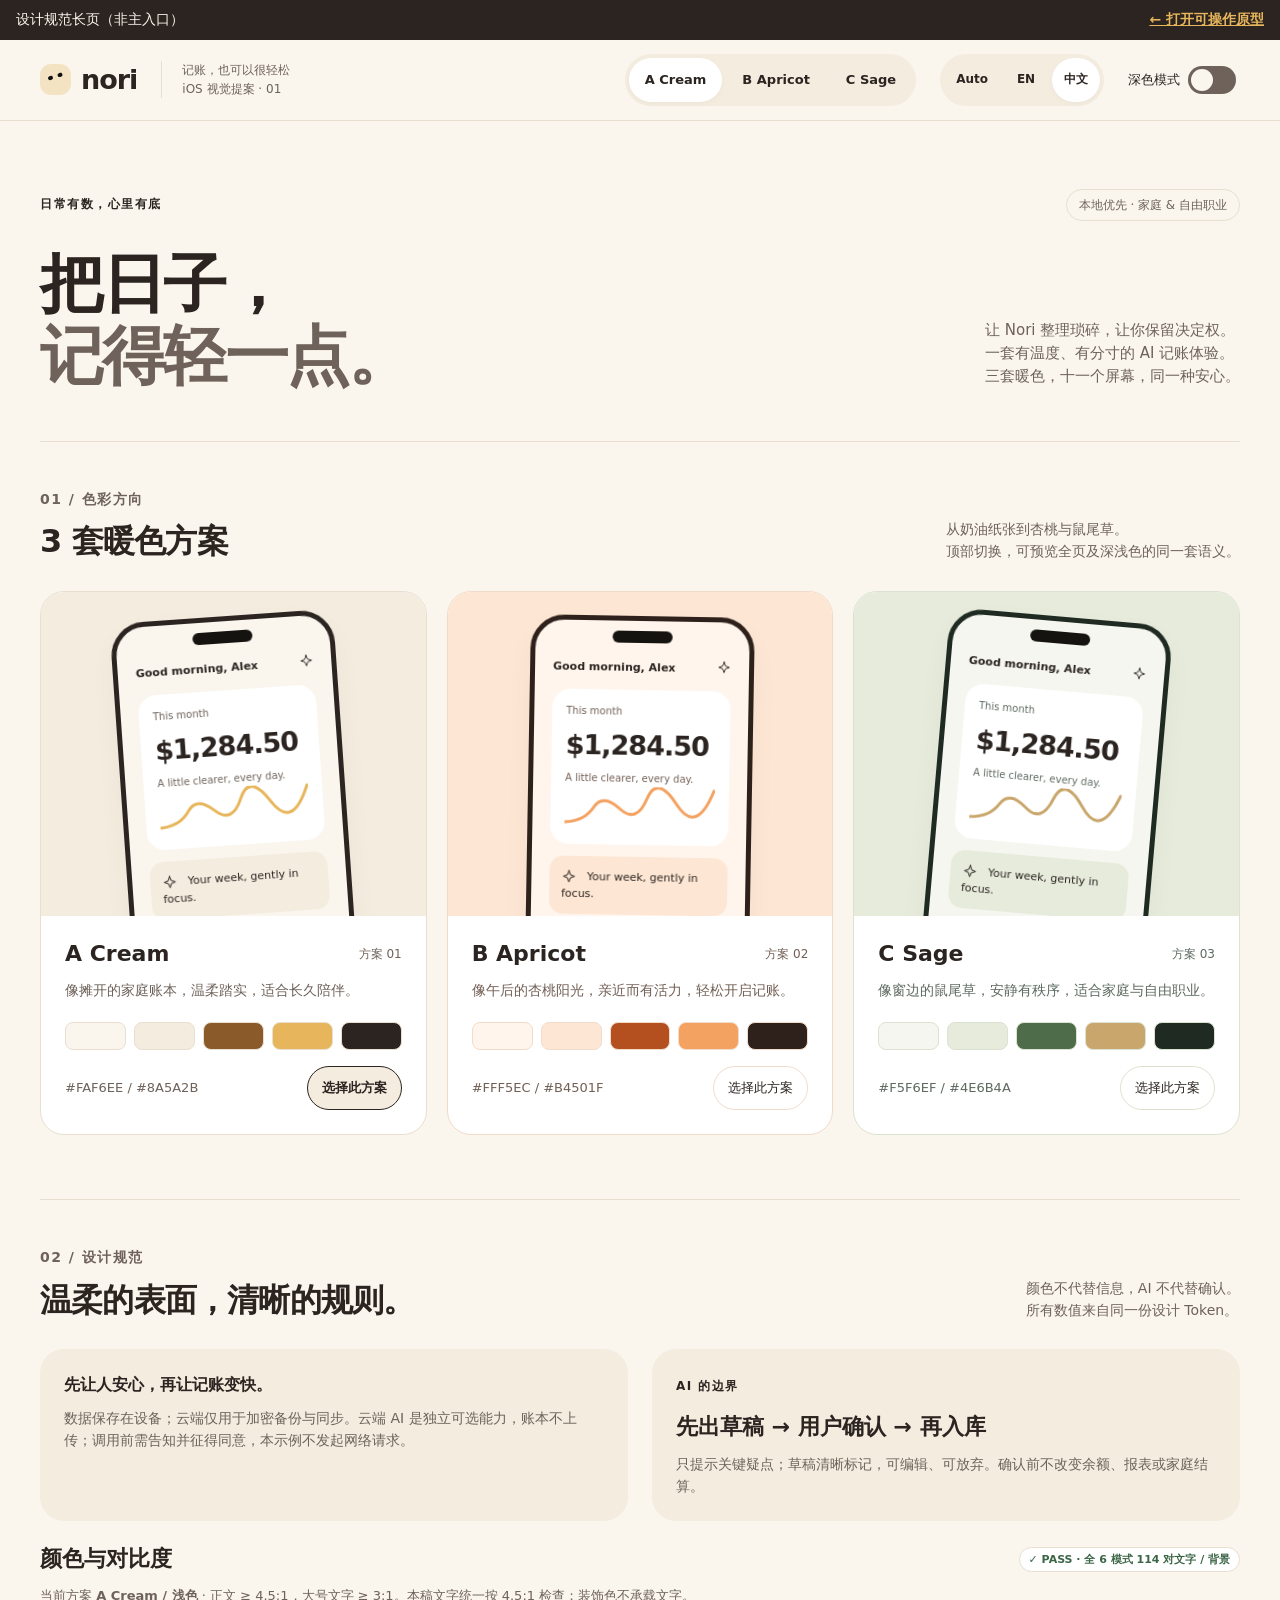
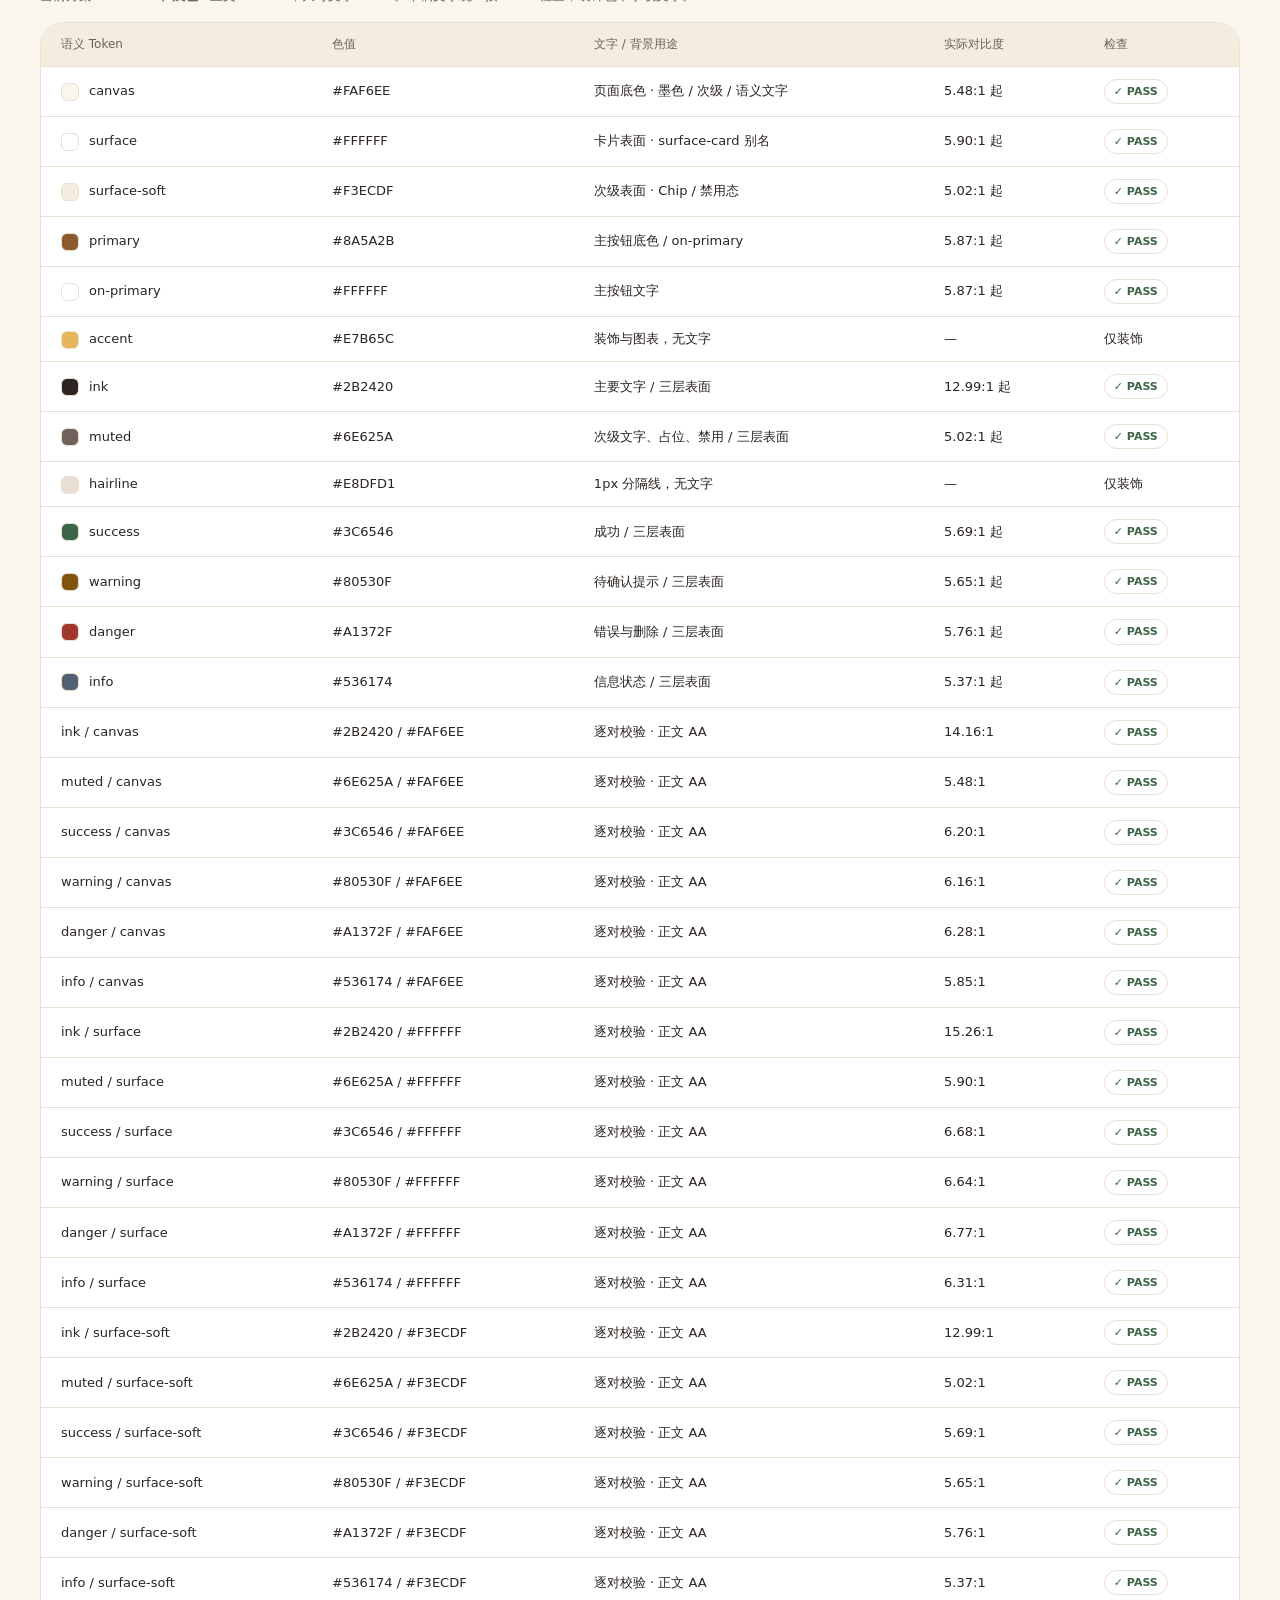
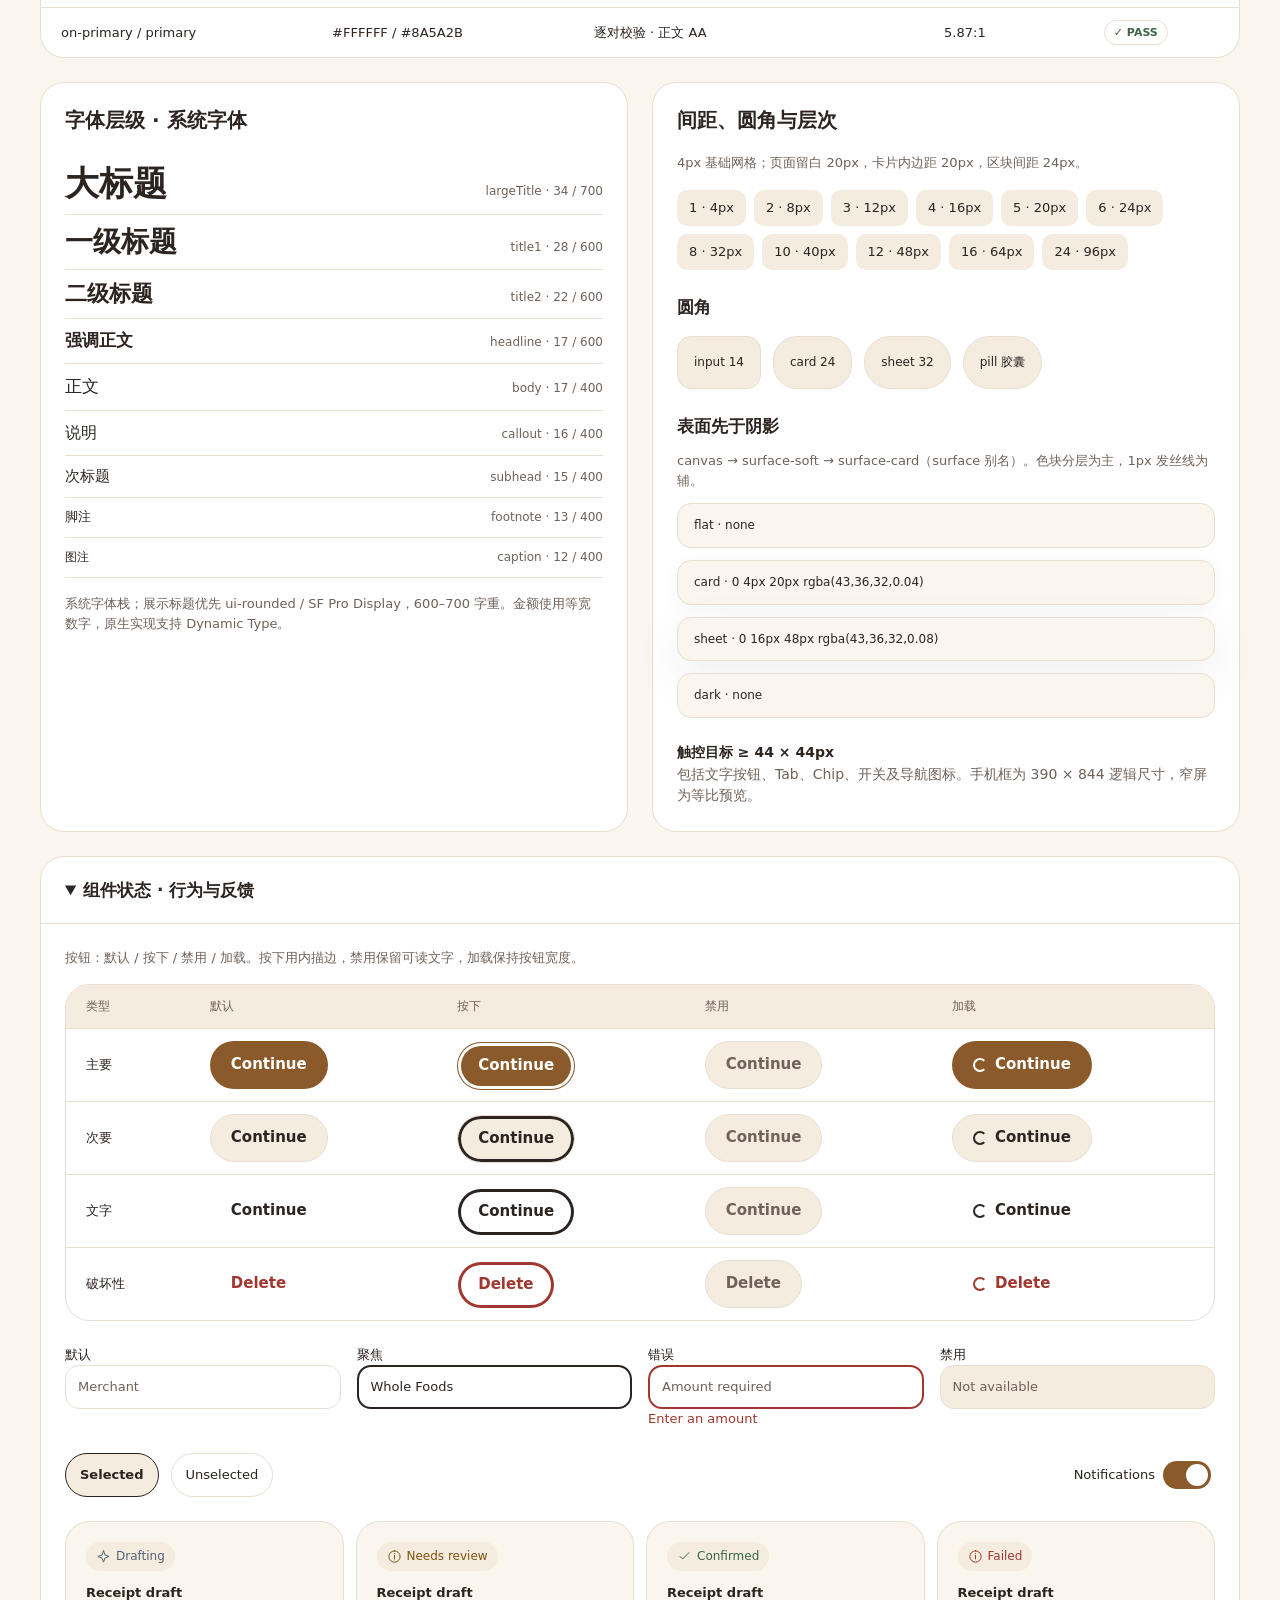
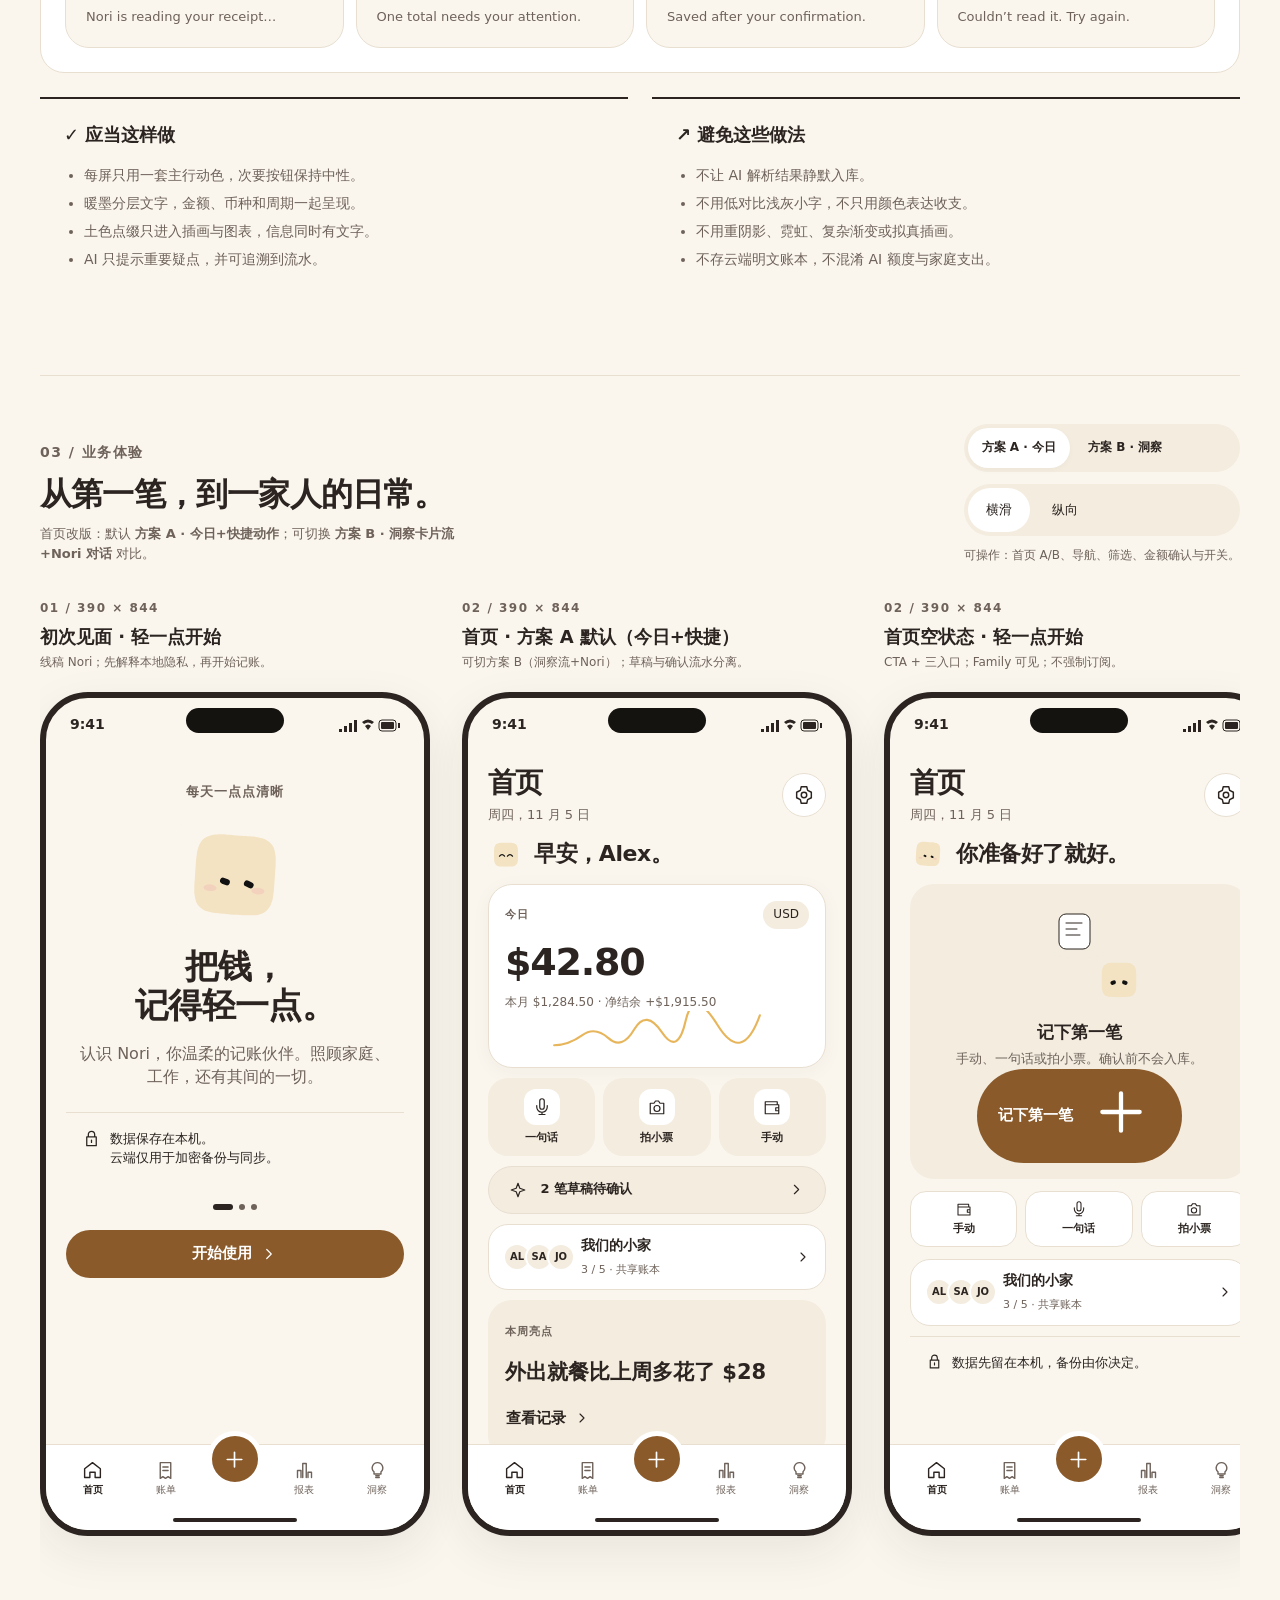
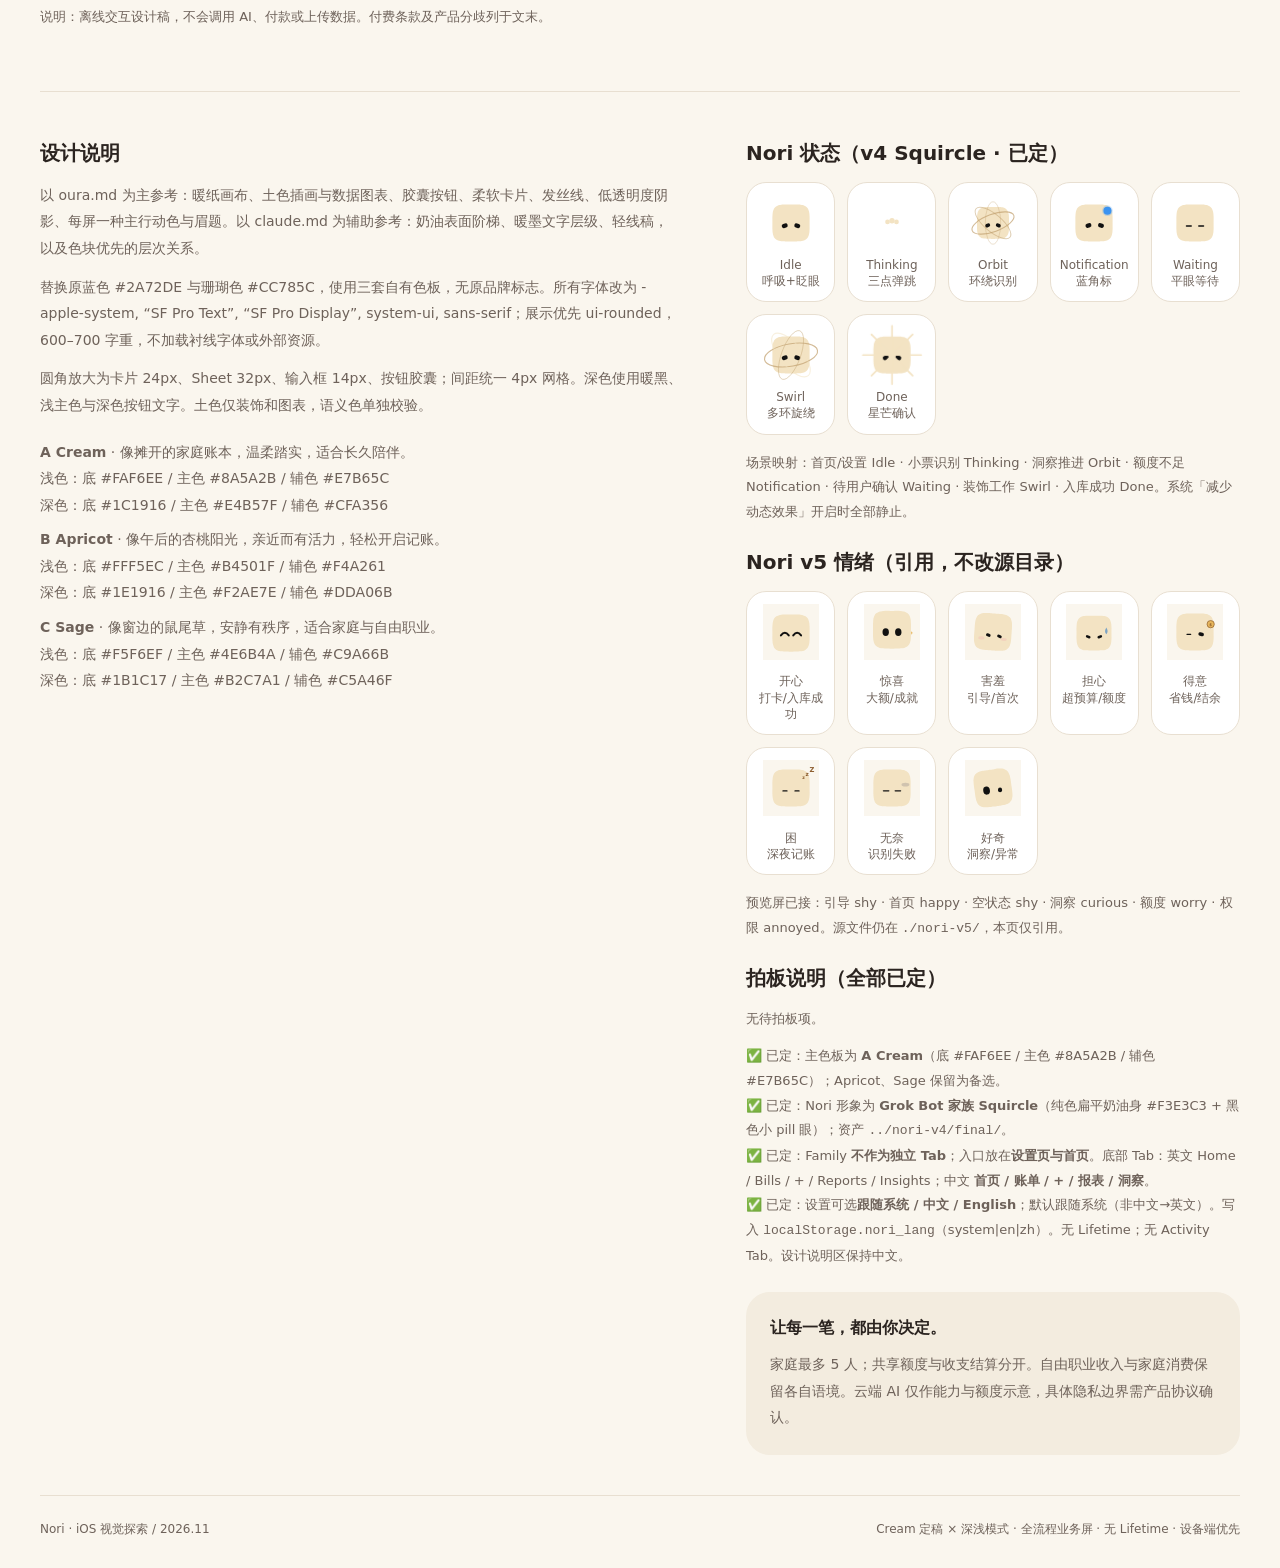
<file: nori/spec.html>
<!DOCTYPE html>
<html lang="zh-CN"><head><meta charset="UTF-8"><meta name="viewport" content="width=device-width,initial-scale=1"><meta name="color-scheme" content="light dark"><meta name="description" content="Nori 暖色记账设计提案：三套配色、规范与十一个 iOS 屏幕。"><title>Nori · 设计规范</title>
<style>
:root{--canvas:#FAF6EE;--surface:#fff;--surface-soft:#F3ECDF;--ink:#2B2420;--muted:#6E625A;--hairline:#E8DFD1;--primary:#8A5A2B;--on-primary:#fff;--accent:#E7B65C;--success:#3C6546;--warning:#80530F;--danger:#A1372F;--info:#536174;--font:-apple-system,"SF Pro Text","SF Pro Display",system-ui,sans-serif;--display:ui-rounded,"SF Pro Display",-apple-system,system-ui,sans-serif;--phone-scale:1}*{box-sizing:border-box}html{scroll-behavior:smooth;scroll-padding-top:150px}body{margin:0;background:var(--canvas);color:var(--ink);font:16px/1.55 var(--font);-webkit-font-smoothing:antialiased}button,input,select{font:inherit}button,a,input,select{touch-action:manipulation}button{cursor:pointer;border:0;background:none;color:inherit;min-width:44px;min-height:44px}button:disabled{cursor:default;opacity:1}button:active:not(:disabled),.pressed{box-shadow:inset 0 0 0 3px currentColor;transform:translateY(1px)}a{color:inherit}button:focus-visible,input:focus-visible,select:focus-visible,a:focus-visible{outline:3px solid var(--ink);outline-offset:3px}svg{vertical-align:middle;flex-shrink:0}h1,h2,h3,h4,p{margin:0}h1,h2,h3,h4,.amount{font-family:var(--display)}h1{font-size:clamp(40px,5vw,68px);font-weight:650;letter-spacing:-2.5px;line-height:1.12}h2{font-size:32px;line-height:1.3;letter-spacing:-.8px;font-weight:650}h3{font-size:22px;line-height:1.3;font-weight:600}h4{font-size:17px;font-weight:600}.muted,small{color:var(--muted)}small{font-size:13px}.eyebrow{font-size:12px;letter-spacing:1.5px;font-weight:650;line-height:1.4}.toolbar{position:sticky;top:0;z-index:50;background:var(--canvas);border-bottom:1px solid var(--hairline)}.toolbar-inner{max-width:1440px;margin:auto;min-height:80px;padding:12px 40px;display:flex;align-items:center;gap:24px}.wordmark{font-family:var(--display);font-size:27px;font-weight:700;letter-spacing:-1px;display:flex;align-items:center;gap:10px}.face{width:31px;height:31px;border-radius:36%;background:var(--nori-body,#F3E3C3);position:relative}.face:after{content:'';position:absolute;left:8px;top:12px;width:5px;height:4px;border-radius:2px;background:#111;box-shadow:10px 0 0 #111;transform:rotate(-18deg)}.toolbar-note{font-size:12px;border-left:1px solid var(--hairline);padding-left:20px;color:var(--muted)}.palette-switch{display:flex;gap:4px;margin-left:auto;padding:4px;background:var(--surface-soft);border-radius:9999px}.palette-switch button{padding:8px 16px;font-size:13px;border-radius:9999px;font-weight:600;white-space:nowrap}.palette-switch button[aria-pressed=true]{background:var(--surface);box-shadow:0 2px 6px #2b242008}.mode-control{display:flex;align-items:center;gap:8px;font-size:13px;white-space:nowrap}.switch{width:52px;min-height:44px;padding:8px 0;display:inline-flex;align-items:center}.switch-track{width:48px;height:28px;border-radius:9999px;background:var(--muted);padding:3px;display:block}.switch-track:after{content:'';display:block;width:22px;height:22px;border-radius:50%;background:var(--canvas);transition:transform .18s}.switch[aria-checked=true] .switch-track{background:var(--primary)}.switch[aria-checked=true] .switch-track:after{background:var(--on-primary);transform:translateX(20px)}main{max-width:1440px;margin:auto;padding:0 40px}.intro{padding:68px 0 48px}.intro-top{display:flex;justify-content:space-between;align-items:center;margin-bottom:28px}.tag{display:inline-flex;border:1px solid var(--hairline);border-radius:999px;padding:6px 12px;font-size:12px;color:var(--muted)}.intro-copy{display:flex;align-items:flex-end;justify-content:space-between;gap:32px}.intro-copy>p{max-width:320px;font-size:15px;color:var(--muted);padding-bottom:4px}.intro h1 span{color:var(--muted)}.section{padding:48px 0 64px;border-top:1px solid var(--hairline)}.section-head{display:flex;align-items:flex-end;justify-content:space-between;gap:24px;margin-bottom:28px}.section-head .eyebrow{color:var(--muted);margin-bottom:12px}.section-head p{font-size:14px;color:var(--muted);max-width:400px}.comparison{display:grid;grid-template-columns:repeat(3,minmax(0,1fr));gap:20px}.palette-card{border:1px solid var(--hairline);border-radius:24px;overflow:hidden;background:var(--surface)}.palette-cover{background:var(--surface-soft);padding:24px 16px 0;height:324px;overflow:hidden}.card-note{padding:24px}.palette-card h3{display:flex;justify-content:space-between;align-items:center}.palette-card h3 span{font:12px var(--font);color:var(--muted)}.palette-card p{font-size:14px;color:var(--muted);margin:12px 0 20px}.swatches{display:flex;gap:8px}.swatch{height:28px;flex:1;border-radius:8px;border:1px solid var(--hairline)}.mini-phone{width:224px;height:345px;border:5px solid var(--ink);border-radius:34px;background:var(--canvas);padding:18px;margin:auto;box-shadow:0 12px 28px #2b24200a;transform:rotate(-4deg)}.palette-card:nth-child(2) .mini-phone{transform:rotate(1deg)}.palette-card:nth-child(3) .mini-phone{transform:rotate(5deg)}.mini-island{height:12px;width:60px;border-radius:999px;background:#151310;margin:-8px auto 16px}.mini-top{display:flex;justify-content:space-between;font-size:11px;margin-bottom:14px}.mini-card{padding:14px;background:var(--surface);border-radius:18px}.mini-card .amount{font-size:27px;margin:5px 0}.mini-phone p{font-size:10px;margin:0;color:var(--muted)}.mini-insight{padding:12px;background:var(--surface-soft);border-radius:14px;margin-top:12px;font-size:11px}.mini-button{background:var(--primary);color:var(--on-primary);font-size:11px;text-align:center;border-radius:999px;margin-top:12px;padding:10px}.spec-intro,.spec-grid,.do-dont{display:grid;grid-template-columns:1fr 1fr;gap:24px}.spec-intro{margin-bottom:24px}.note-card{background:var(--surface-soft);border-radius:24px;padding:24px}.note-card p{font-size:14px;margin-top:10px;color:var(--muted)}.rule{font-size:22px;font-family:var(--display);font-weight:600;margin-top:12px}.table-wrap{border:1px solid var(--hairline);border-radius:24px;overflow:auto;background:var(--surface)}table{width:100%;border-collapse:collapse;font-size:13px;text-align:left}th{font-size:12px;color:var(--muted);font-weight:500;background:var(--surface-soft)}td,th{padding:12px 20px;border-bottom:1px solid var(--hairline)}tr:last-child td{border-bottom:0}.token-color{display:inline-block;width:18px;height:18px;border:1px solid var(--hairline);border-radius:6px;vertical-align:middle;margin-right:10px}.pass{display:inline-flex;border:1px solid var(--hairline);border-radius:999px;padding:3px 9px;color:var(--success);background:var(--surface);font-size:11px;font-weight:650;white-space:nowrap}.spec-grid{margin-top:24px}.spec-box{padding:24px;border:1px solid var(--hairline);border-radius:24px;background:var(--surface)}.spec-box h3{margin-bottom:20px;font-size:20px}.type-row{display:flex;justify-content:space-between;align-items:baseline;border-bottom:1px solid var(--hairline);padding:10px 0;gap:16px}.type-row small{font-size:12px;white-space:nowrap}.token-chips{display:flex;flex-wrap:wrap;gap:8px;margin-bottom:24px}.token-chip{background:var(--surface-soft);border-radius:10px;padding:8px 12px;font-size:13px}.radius-samples{display:flex;gap:12px;margin:16px 0 24px;flex-wrap:wrap}.radius-sample{background:var(--surface-soft);padding:16px;font-size:12px;border:1px solid var(--hairline)}details{margin-top:24px;border:1px solid var(--hairline);border-radius:24px;background:var(--surface);overflow:hidden}summary{min-height:64px;padding:20px 24px;cursor:pointer;font-size:17px;font-weight:600}details[open] summary{border-bottom:1px solid var(--hairline)}.states-content{padding:24px}.state-table{min-width:680px}.btn{min-height:48px;padding:10px 20px;display:inline-flex;align-items:center;justify-content:center;gap:8px;font-size:15px;font-weight:600;border-radius:9999px;border:1px solid transparent}.btn.primary{background:var(--primary);color:var(--on-primary)}.btn.secondary{background:var(--surface-soft);color:var(--ink);border-color:var(--hairline)}.btn.ghost{color:var(--ink);background:transparent}.btn.destructive{color:var(--danger);background:var(--surface)}.btn:disabled{background:var(--surface-soft);color:var(--muted);border-color:var(--hairline)}.btn.full{width:100%}.spinner{display:inline-block;border:2px solid currentColor;border-right-color:transparent;border-radius:50%;height:14px;width:14px;animation:spin 1.1s linear infinite}@keyframes spin{to{transform:rotate(360deg)}}.input-samples{display:grid;grid-template-columns:repeat(4,1fr);gap:16px;margin:24px 0}.input-samples label{font-size:13px}.field{width:100%;min-height:44px;padding:10px 12px;color:var(--ink);background:var(--surface);border:1px solid var(--hairline);border-radius:14px;min-width:0}input::placeholder{color:var(--muted);opacity:1}.field:disabled{background:var(--surface-soft);color:var(--muted);-webkit-text-fill-color:var(--muted);opacity:1}.focus-demo{border:2px solid var(--ink)}.error-demo{border:2px solid var(--danger)}.chip{border:1px solid var(--hairline);background:var(--surface);padding:8px 14px;border-radius:999px;font-size:13px;white-space:nowrap}.chip.selected,.chip[aria-pressed=true]{background:var(--surface-soft);border-color:var(--ink);color:var(--ink);font-weight:600}.draft-states{display:grid;grid-template-columns:repeat(4,1fr);gap:12px;margin-top:24px}.draft-state{padding:20px;border:1px solid var(--hairline);background:var(--canvas);border-radius:24px;font-size:13px}.draft-state b{display:block;margin:12px 0 4px}.do-dont{margin-top:24px}.do-dont>div{padding:24px;border-top:2px solid var(--ink)}.do-dont h3{font-size:18px}.do-dont ul{padding-left:20px;color:var(--muted);font-size:14px;line-height:2}.layout-control{display:flex;gap:4px;background:var(--surface-soft);padding:4px;border-radius:999px}.layout-control button{font-size:13px;padding:8px 18px;border-radius:999px}.layout-control button[aria-pressed=true]{background:var(--surface)}.screens{display:flex;gap:32px;overflow-x:auto;scroll-snap-type:x mandatory;padding:8px 4px 40px;scrollbar-color:var(--muted) var(--surface-soft);scrollbar-width:thin}.screen-item{flex:0 0 390px;width:390px;scroll-snap-align:start}.screen-caption{min-height:88px;padding-bottom:20px}.screen-caption .eyebrow{color:var(--muted);margin-bottom:8px}.screen-caption h3{font-size:18px;margin-bottom:5px}.screen-caption p{font-size:12px;color:var(--muted)}.phone-holder{width:390px;height:844px}.phone{width:390px;height:844px;border:6px solid var(--ink);border-radius:48px;overflow:hidden;background:var(--canvas);position:relative;box-shadow:var(--elevation-sheet);display:flex;flex-direction:column;font-size:17px;line-height:1.45}.status-bar{height:52px;min-height:52px;display:flex;align-items:center;justify-content:space-between;padding:0 24px;font-size:14px;font-weight:650;position:relative}.island{position:absolute;left:50%;transform:translateX(-50%);top:10px;width:98px;height:25px;background:#151310;border-radius:999px}.phone-content{padding:16px 20px 24px;overflow-y:auto;flex:1;scrollbar-width:none}.phone-content::-webkit-scrollbar{display:none}.phone h2{font-size:28px;letter-spacing:-.7px;line-height:1.2}.phone h3{font-size:22px}.phone p{font-size:15px}.phone .eyebrow{font-size:11px;letter-spacing:1.1px}.page-title{display:flex;justify-content:space-between;align-items:center;margin-bottom:24px;gap:8px}.page-title>div>p{font-size:13px;color:var(--muted);margin-top:6px}.icon-btn{width:44px;height:44px;border-radius:50%;border:1px solid var(--hairline);display:inline-flex;align-items:center;justify-content:center;background:var(--surface)}.tab-bar{height:86px;min-height:86px;padding:7px 10px 24px;display:flex;align-items:flex-start;border-top:1px solid var(--hairline);background:var(--surface);position:relative;justify-content:space-around}.tab{width:64px;min-height:50px;display:flex;align-items:center;flex-direction:column;justify-content:center;gap:3px;color:var(--muted);font-size:10px;line-height:1.1;border-radius:12px}.tab.active{color:var(--ink);font-weight:700}.tab.add-tab{margin-top:-21px;height:56px;width:56px;background:var(--primary);color:var(--on-primary);border:5px solid var(--surface);border-radius:50%}.tab-bar:after{content:'';position:absolute;width:124px;height:4px;border-radius:10px;background:var(--ink);bottom:8px;left:50%;transform:translateX(-50%)}.card{padding:20px;background:var(--surface);border-radius:24px;border:1px solid var(--hairline);margin-bottom:16px;box-shadow:var(--elevation-card)}.card.soft{background:var(--surface-soft);border-color:transparent;box-shadow:none}.card .eyebrow{color:var(--muted)}.amount{font-size:34px;letter-spacing:-1px;font-weight:650;font-variant-numeric:tabular-nums}.flex{display:flex;align-items:center;gap:12px}.between{display:flex;align-items:center;justify-content:space-between;gap:12px}.stack>*+*{margin-top:12px}.nori-avatar{width:40px;height:40px;border:1.5px solid var(--ink);border-radius:48% 52% 42% 58%;display:flex;align-items:center;justify-content:center;background:var(--surface);font-size:13px;letter-spacing:4px;padding-left:4px;flex-shrink:0}.row{display:flex;align-items:center;gap:12px;min-height:66px;border-bottom:1px solid var(--hairline);width:100%;text-align:left;padding:10px 0}.row:last-child{border:0}.row-text{flex:1;min-width:0}.row strong{font-size:15px;display:block;font-weight:600}.row small{display:block;font-size:12px;margin-top:3px}.price{font-size:15px;font-weight:600;white-space:nowrap;font-variant-numeric:tabular-nums}.category-icon{width:40px;height:40px;background:var(--surface-soft);border-radius:14px;display:flex;align-items:center;justify-content:center;flex-shrink:0}.section-label{font-size:17px;font-weight:600;margin:22px 0 10px}.badge{display:inline-flex;align-items:center;gap:5px;background:var(--surface-soft);color:var(--ink);border-radius:999px;padding:5px 10px;font-size:12px}.badge.warning{color:var(--warning)}.badge.success{color:var(--success)}.phone .muted{font-size:13px}.onboarding{text-align:center;padding-top:28px}.illustration{width:100%;height:230px;color:var(--ink);margin:16px auto 24px}.onboarding h2{font-size:34px;line-height:1.16;margin:0 4px 16px}.onboarding>p{margin:0 8px 24px;color:var(--muted);font-size:16px}.privacy-note{display:flex;gap:9px;text-align:left;padding:16px;border-top:1px solid var(--hairline);font-size:13px;line-height:1.5;margin:20px 0}.page-dots{display:flex;justify-content:center;gap:6px;margin:20px}.page-dots i{width:6px;height:6px;border-radius:9px;background:var(--muted)}.page-dots i:first-child{width:20px;background:var(--ink)}.greeting{margin-bottom:24px}.greeting h2{margin-top:8px}.greeting p{color:var(--muted);margin-top:8px}.insight-copy{font-family:var(--display);font-size:21px!important;font-weight:600;line-height:1.35;margin:16px 0 8px}.draft-button{width:100%;text-align:left;justify-content:space-between;font-size:13px}.sheet-context{padding-bottom:0}.sheet{margin:28px -20px -24px;background:var(--surface);border-radius:32px 32px 0 0;padding:10px 24px 32px;min-height:470px;border-top:1px solid var(--hairline);box-shadow:var(--elevation-sheet)}.grabber{width:36px;height:4px;border-radius:9px;background:var(--muted);margin:0 auto 24px}.sheet .row{min-height:64px}.sheet-context .page-title{margin-bottom:16px}.sheet-context .sheet{margin-top:16px}.sheet-context .privacy-note{padding:12px;margin-top:12px}.sheet p{color:var(--muted);font-size:14px;margin:10px 0}.review .page-title{margin-bottom:12px}.review .card{padding:16px;margin-bottom:12px}.doubt{font-size:15px;line-height:1.45;margin:10px 0}.choices{display:flex;gap:8px}.review-grid{display:grid;grid-template-columns:1fr 1fr;gap:8px 12px;margin:12px 0}.review-grid label{font-size:12px;color:var(--muted)}.review-grid .wide{grid-column:1/-1}.review-grid input,.review-grid select{font-size:15px;margin-top:3px;min-height:44px}.review .btn{min-height:44px}.review-actions{display:flex;gap:8px}.review-actions .primary{flex:1}.review .page-title h2{font-size:24px}.review .card{padding:12px}.review .doubt{font-size:14px;margin:8px 0}.review-grid{gap:6px 12px}.review-grid input,.review-grid select{padding:8px 10px}.search{position:relative;margin-bottom:12px}.search svg{position:absolute;left:12px;top:13px;color:var(--muted)}.search input{padding-left:40px}.filter-row{display:flex;gap:8px;overflow-x:auto;padding-bottom:5px;scrollbar-width:none}.empty-state{text-align:center;padding:18px;background:var(--surface-soft);border-radius:24px;margin-top:20px}.empty-state svg{width:80px;height:64px;margin-bottom:8px}.empty-state p{font-size:13px;color:var(--muted);margin-top:5px}.budget{margin-bottom:22px}.budget:last-child{margin-bottom:0}.progress{height:7px;background:var(--surface-soft);border-radius:99px;margin-top:12px;overflow:hidden}.progress i{display:block;background:var(--ink);height:100%;border-radius:99px}.progress.accent i{background:var(--accent)}.budget p{font-size:12px!important;color:var(--muted);margin-top:6px}.segmented{display:flex;background:var(--surface-soft);padding:4px;border-radius:999px;margin-bottom:20px}.segmented button{flex:1;border-radius:999px;font-size:13px}.segmented button.selected{background:var(--surface);font-weight:600}.donut-wrap{display:flex;justify-content:center;align-items:center;position:relative;margin:16px auto}.donut{width:190px;height:190px;transform:rotate(-90deg)}.donut-center{position:absolute;text-align:center}.donut-center .amount{font-size:26px}.donut-center p{font-size:12px;color:var(--muted)}.legend{display:flex;flex-wrap:wrap;justify-content:center;gap:8px 14px;font-size:12px;color:var(--muted)}.legend i{width:7px;height:7px;display:inline-block;border-radius:50%;background:var(--ink);margin-right:5px}.bar-chart{width:100%;height:116px}.family-avatars{display:flex;margin:20px 0}.avatar{width:44px;height:44px;border-radius:50%;background:var(--surface-soft);display:flex;align-items:center;justify-content:center;font-size:13px;font-weight:600;border:3px solid var(--surface);margin-right:-6px}.member-row{min-height:60px}.member-row .avatar{margin-right:0}.plan{display:block;width:100%;padding:14px 16px;border:1px solid var(--hairline);border-radius:24px;background:var(--surface);margin:10px 0;text-align:left}.plan.selected{border:2px solid var(--ink);background:var(--surface-soft);padding:13px 15px}.plan-title{display:flex;justify-content:space-between;gap:10px;align-items:center;font-size:15px;font-weight:600}.plan small{display:block;font-size:12px;margin-top:4px}.plan .amount{font-size:24px}.paywall h2{font-size:28px;margin:12px 0}.paywall .page-title{margin-bottom:8px}.paywall .card{padding:14px}.fine-print{font-size:12px!important;line-height:1.45;color:var(--muted);margin:10px 0}.settings-list{padding:8px 16px}.settings-list .row{min-height:58px}.settings-list .row strong{font-size:14px}.footer{border-top:1px solid var(--hairline);padding:48px 0 32px}.footer-grid{display:grid;grid-template-columns:1.3fr 1fr;gap:64px}.footer p,.footer li{font-size:14px;color:var(--muted);line-height:1.9}.footer h3{font-size:20px;margin-bottom:16px}.footer ol{padding-left:24px;margin:0}.palette-notes{margin:20px 0}.palette-notes p{margin:8px 0}.colophon{display:flex;justify-content:space-between;border-top:1px solid var(--hairline);margin-top:40px;padding-top:24px;font-size:12px;color:var(--muted)}.toast{position:fixed;bottom:24px;left:50%;transform:translateX(-50%);padding:14px 24px;background:var(--ink);color:var(--canvas);border-radius:24px;z-index:100;font-size:14px;max-width:calc(100% - 32px);text-align:center}.toast:empty{display:none}.screens.vertical{display:grid;grid-template-columns:repeat(auto-fit,390px);justify-content:center;overflow:visible;gap:40px 32px}.skip-link{position:absolute;top:-60px;left:16px;background:var(--surface);padding:12px;z-index:100}.skip-link:focus{top:8px}body[data-mode=dark] .phone,body[data-mode=dark] .mini-phone{border-color:var(--hairline)}body[data-mode=dark] .card{box-shadow:none}
#screen-home .page-title{margin-bottom:16px}#screen-home .greeting{margin-bottom:16px}#screen-home .greeting h2{margin-top:4px}#screen-home .greeting p{margin-top:4px}#screen-home .card{padding:16px}.paywall .plan{padding:12px 14px;margin:8px 0}.paywall .plan.selected{padding:11px 13px}.paywall .plan small{margin-top:2px}.paywall h2{margin:8px 0}.paywall .card{padding:12px;margin-bottom:12px}
@media(max-width:1000px){.toolbar-note{display:none}.toolbar-inner{gap:16px;padding:12px 24px}main{padding:0 24px}.intro-copy{align-items:flex-start;flex-direction:column}.intro-copy>p{max-width:540px}.palette-cover{padding:24px 8px 0}.card-note{padding:20px}.comparison{gap:12px}.mini-phone{width:200px}.input-samples,.draft-states{grid-template-columns:repeat(2,1fr)}}
@media(max-width:700px){.toolbar-inner{flex-wrap:wrap;gap:8px 12px;padding:8px 16px}.wordmark{font-size:23px}.toolbar .mode-control{margin-left:auto}.palette-switch{order:3;width:100%;margin:0;justify-content:space-between}.palette-switch button{flex:1;padding:8px;font-size:12px}main{padding:0 20px}.intro{padding:40px 0}.intro-top{margin-bottom:24px}.tag{font-size:10px}.intro-copy{gap:20px}h1{letter-spacing:-1.5px}h2{font-size:26px}.comparison{grid-template-columns:1fr}.palette-cover{height:280px;padding-top:24px}.mini-phone{width:224px}.card-note{padding:24px}.section{padding:36px 0 44px}.section-head{align-items:flex-start;flex-direction:column;gap:16px}.spec-intro,.spec-grid,.do-dont,.footer-grid{grid-template-columns:1fr}.footer-grid{gap:32px}.spec-box,.note-card{padding:20px}.rule{font-size:18px}.states-content{padding:16px}.colophon{gap:12px;flex-direction:column}.footer{padding-top:36px}}
@media(max-width:499px){.screens,.screens.vertical{display:flex;flex-direction:column;align-items:center;overflow:visible;gap:36px;padding:0 0 24px;scroll-snap-type:none}.screen-item{flex:0 0 auto;width:calc(390px * var(--phone-scale))}.phone-holder{width:calc(390px * var(--phone-scale));height:calc(844px * var(--phone-scale))}.phone{transform:scale(var(--phone-scale));transform-origin:top left}.screen-caption{min-height:0;padding-bottom:16px}.layout-control{display:none}.draft-states,.input-samples{grid-template-columns:1fr}.intro-top>.eyebrow{font-size:10px}td,th{padding:12px}.table-wrap{max-width:100%}}
/* Nori v4 Squircle — Grok-family flat avatar */
:root{--nori-body:#F3E3C3;--nori-eye:#111111;--nori-ring:#C4A574;--nori-notif:#3b93f0}
.nori{display:inline-block;flex-shrink:0;line-height:0;vertical-align:middle}
.nori svg{width:100%;height:100%;overflow:visible}
.nori .nori-root{transform-origin:50% 50%}
.nori .eye{transform-box:fill-box;transform-origin:center}
.nori .eyes-happy,.nori .eyes-neutral,.nori .eyes-flat{visibility:hidden}
.nori .think-dots,.nori .orbit-rings,.nori .swirl-rings,.nori .badge,.nori .burst-rays{opacity:0;pointer-events:none}
.nori.m-idle .eyes-happy,.nori.m-orbit .eyes-happy,.nori.m-notification .eyes-happy,.nori.m-swirl .eyes-happy,.nori.m-done .eyes-happy{visibility:visible}
.nori.m-waiting .eyes-flat{visibility:visible}
.nori.m-thinking .body{opacity:0}
.nori.m-thinking .think-dots{opacity:1}
.nori.m-orbit .orbit-rings{opacity:1}
.nori.m-swirl .swirl-rings{opacity:1}
.nori.m-notification .badge{opacity:1}
.nori.m-done .burst-rays{opacity:1}
.nori.m-idle .nori-root{animation:n-breathe 3.2s ease-in-out infinite,n-yaw 6s ease-in-out infinite}
.nori.m-idle .eye{animation:n-blink 3.8s ease-in-out infinite}
.nori.m-thinking .think-dot{animation:n-think 1.2s ease-in-out infinite}
.nori.m-thinking .think-dot:nth-child(2){animation-delay:.18s}
.nori.m-thinking .think-dot:nth-child(3){animation-delay:.36s}
.nori.m-orbit .nori-root{transform:scale(.86)}
.nori.m-orbit .orbit-spin{transform-origin:50px 50px;animation:n-spin 3s linear infinite}
.nori.m-orbit .orbit-spin.r2{animation-direction:reverse}
.nori.m-orbit .eyes-happy{animation:n-track 3s ease-in-out infinite}
.nori.m-notification .badge-core{transform-box:fill-box;transform-origin:center;animation:n-pulse 2s ease-in-out infinite}
.nori.m-notification .eyes-happy{transform:translate(.08em,-.04em)}
.nori.m-waiting .nori-root{animation:n-breathe 4s ease-in-out infinite}
.nori.m-swirl .swirl-spin{transform-origin:50px 50px;animation:n-spin 2.4s linear infinite}
.nori.m-swirl .swirl-spin.r2{animation-direction:reverse;animation-duration:2.8s}
.nori.m-swirl .swirl-spin.r3{animation-duration:3.2s}
.nori.m-done .nori-root{animation:n-pop .7s cubic-bezier(.22,1.3,.36,1) both}
.nori.m-done .ray{animation:n-burst 1.8s ease-out 2}
@keyframes n-breathe{0%,100%{transform:scale(1)}50%{transform:scale(1.015)}}
@keyframes n-yaw{0%,100%{rotate:0deg}50%{rotate:1.2deg}}
@keyframes n-blink{0%,92%,100%{transform:scaleY(1)}94%,96%{transform:scaleY(.12)}}
@keyframes n-think{0%,100%{transform:translateY(0);opacity:.55}50%{transform:translateY(-18%);opacity:1}}
@keyframes n-spin{to{transform:rotate(360deg)}}
@keyframes n-track{0%,100%{transform:translate(1.5%,-1%)}50%{transform:translate(-1.5%,1%)}}
@keyframes n-pulse{0%,100%{transform:scale(1)}50%{transform:scale(1.12)}}
@keyframes n-pop{0%{transform:scale(.92)}60%{transform:scale(1.05)}100%{transform:scale(1)}}
@keyframes n-burst{0%{opacity:0}30%{opacity:1}100%{opacity:0}}
@media (prefers-reduced-motion:reduce){.nori *{animation:none!important}}
.nori-states{display:grid;grid-template-columns:repeat(auto-fit,minmax(88px,1fr));gap:12px;margin:16px 0}.nori-states figure{margin:0;text-align:center;background:var(--surface);border:1px solid var(--hairline);border-radius:20px;padding:12px 6px}.nori-states figcaption{font-size:12px;color:var(--muted);margin-top:6px;line-height:1.35}
.lang-switch{display:flex;gap:4px;padding:4px;background:var(--surface-soft);border-radius:9999px}.lang-switch button{padding:8px 12px;font-size:12px;border-radius:9999px;font-weight:600;min-width:44px;white-space:nowrap}.lang-switch button[aria-pressed=true]{background:var(--surface);box-shadow:0 2px 6px #2b242008}.lang-panel{display:flex;flex-direction:column;gap:8px;width:100%}.lang-option{width:100%;text-align:left;padding:14px 16px;border:1px solid var(--hairline);border-radius:16px;background:var(--surface);display:flex;align-items:center;justify-content:space-between;gap:12px;min-height:52px}.lang-option[aria-pressed=true]{border-color:var(--ink);background:var(--surface-soft);font-weight:600}.lang-option small{display:block;font-weight:400;margin-top:2px}
@media(prefers-reduced-motion:reduce){html{scroll-behavior:auto}*,*:before,*:after{animation:none!important;transition:none!important;scroll-behavior:auto!important}}

/* Home redesign A/B v1.2 */
.home-scheme-switch{display:flex;gap:4px;padding:4px;background:var(--surface-soft);border-radius:999px;margin:0 0 12px}
.home-scheme-switch button{font-size:12px;padding:8px 14px;border-radius:999px;font-weight:600;white-space:nowrap;min-height:40px}
.home-scheme-switch button[aria-pressed=true]{background:var(--surface);box-shadow:0 2px 6px #2b242008}
#screen-home .page-title,#screen-home-empty .page-title{margin-bottom:12px}
.home-greet-compact{display:flex;align-items:center;gap:10px;margin-bottom:12px}
.home-greet-compact h2{font-size:22px;margin:0;letter-spacing:-.4px}
.home-hero{padding:16px 16px 12px;margin-bottom:10px}
.home-hero .amount{font-size:38px;letter-spacing:-1.2px;margin:6px 0 4px}
.home-hero .muted{font-size:12px!important}
.home-quick{display:grid;grid-template-columns:repeat(3,1fr);gap:8px;margin:0 0 10px}
.home-quick button{display:flex;flex-direction:column;align-items:center;justify-content:center;gap:6px;min-height:72px;padding:10px 6px;background:var(--surface-soft);border:1px solid transparent;border-radius:20px;font-size:11px;font-weight:600;color:var(--ink);line-height:1.2;text-align:center}
.home-quick button .category-icon{width:36px;height:36px;border-radius:12px;background:var(--surface)}
.home-family-chip{display:flex;align-items:center;gap:10px;width:100%;text-align:left;padding:10px 14px;margin:0 0 10px;background:var(--surface);border:1px solid var(--hairline);border-radius:20px;min-height:56px}
.home-family-chip .mini-avatars{display:flex;margin-right:2px}
.home-family-chip .mini-avatars .avatar{width:28px;height:28px;font-size:10px;border-width:2px;margin-right:-6px}
.home-family-chip .row-text{flex:1;min-width:0}
.home-family-chip strong{font-size:14px;display:block}
.home-family-chip small{font-size:11px}
.nori-bubble{display:flex;gap:12px;align-items:flex-start;padding:16px;background:var(--surface-soft);border-radius:24px;margin-bottom:12px;border:1px solid transparent}
.nori-bubble .bubble-body{flex:1;min-width:0}
.nori-bubble .bubble-body h2{font-size:22px;letter-spacing:-.4px;line-height:1.25;margin:0 0 6px}
.nori-bubble .bubble-body p{font-size:14px;color:var(--muted);margin:0}
.home-insight-stack .card{margin-bottom:10px;padding:16px}
.home-insight-stack .insight-copy{font-size:18px!important;margin:10px 0 6px}
.home-empty-hints{display:grid;grid-template-columns:repeat(3,1fr);gap:8px;margin:12px 0}
.home-empty-hints button{min-height:56px;padding:8px;border-radius:16px;background:var(--surface);border:1px solid var(--hairline);font-size:11px;font-weight:600;display:flex;flex-direction:column;align-items:center;justify-content:center;gap:4px}
#screen-home .section-label{margin:14px 0 6px;font-size:15px}
#screen-home .draft-button{margin-bottom:10px}
#screen-home .card{padding:16px}
#screen-home-empty .empty-state{margin-top:0}

</style><link rel="stylesheet" href="v1.2.css"></head><body><div style="position:sticky;top:0;z-index:99;background:#2B2420;color:#FAF6EE;padding:10px 16px;font:14px/1.4 system-ui;display:flex;justify-content:space-between;gap:12px;align-items:center"><span>设计规范长页（非主入口）</span><a href="./index.html" style="color:#E7B65C;font-weight:650">← 打开可操作原型</a></div>
<a class="skip-link" href="#main">跳至内容</a><header class="toolbar"><div class="toolbar-inner"><div class="wordmark"><span class="face" aria-hidden="true"></span>nori</div><div class="toolbar-note">记账，也可以很轻松<br>iOS 视觉提案 · 01</div><div class="palette-switch" role="group" aria-label="选择配色"><button data-palette="cream" aria-pressed="true">A Cream</button><button data-palette="apricot" aria-pressed="false">B Apricot</button><button data-palette="sage" aria-pressed="false">C Sage</button></div><div class="lang-switch" role="group" aria-label="Language / 语言"><button type="button" data-lang="system" aria-pressed="false">Auto</button><button type="button" data-lang="en" aria-pressed="false">EN</button><button type="button" data-lang="zh" aria-pressed="false">中文</button></div><div class="mode-control"><span id="mode-label">深色模式</span><button class="switch" id="dark-toggle" role="switch" aria-checked="false" aria-labelledby="mode-label"><span class="switch-track"></span></button></div></div></header>
<main id="main"><div class="intro"><div class="intro-top"><span class="eyebrow">日常有数，心里有底</span><span class="tag">本地优先 · 家庭 & 自由职业</span></div><div class="intro-copy"><h1>把日子，<br><span>记得轻一点。</span></h1><p>让 Nori 整理琐碎，让你保留决定权。<br>一套有温度、有分寸的 AI 记账体验。<br>三套暖色，十一个屏幕，同一种安心。</p></div></div>
<section class="section" id="palettes"><div class="section-head"><div><p class="eyebrow">01 / 色彩方向</p><h2>3 套暖色方案</h2></div><p>从奶油纸张到杏桃与鼠尾草。<br>顶部切换，可预览全页及深浅色的同一套语义。</p></div><div class="comparison" id="comparison"></div></section>
<section class="section" id="spec"><div class="section-head"><div><p class="eyebrow">02 / 设计规范</p><h2>温柔的表面，清晰的规则。</h2></div><p>颜色不代替信息，AI 不代替确认。<br>所有数值来自同一份设计 Token。</p></div><div class="spec-intro"><div class="note-card"><strong>先让人安心，再让记账变快。</strong><p>数据保存在设备；云端仅用于加密备份与同步。云端 AI 是独立可选能力，账本不上传；调用前需告知并征得同意，本示例不发起网络请求。</p></div><div class="note-card"><span class="eyebrow">AI 的边界</span><div class="rule">先出草稿 → 用户确认 → 再入库</div><p>只提示关键疑点；草稿清晰标记，可编辑、可放弃。确认前不改变余额、报表或家庭结算。</p></div></div>
<div class="between" style="margin:24px 0 12px;flex-wrap:wrap"><h3>颜色与对比度</h3><span class="pass" id="contrast-summary"></span></div><p class="muted" style="font-size:13px;margin-bottom:16px">当前方案 <strong id="current-palette"></strong> · 正文 ≥ 4.5:1，大号文字 ≥ 3:1。本稿文字统一按 4.5:1 检查；装饰色不承载文字。</p><div class="table-wrap"><table><thead><tr><th>语义 Token</th><th>色值</th><th>文字 / 背景用途</th><th>实际对比度</th><th>检查</th></tr></thead><tbody id="color-table"></tbody></table></div>
<div class="spec-grid"><div class="spec-box"><h3>字体层级 · 系统字体</h3><div id="type-scale"></div><p class="muted" style="font-size:13px;margin-top:16px">系统字体栈；展示标题优先 ui-rounded / SF Pro Display，600–700 字重。金额使用等宽数字，原生实现支持 Dynamic Type。</p></div><div class="spec-box"><h3>间距、圆角与层次</h3><p class="muted" style="font-size:13px;margin-bottom:16px">4px 基础网格；页面留白 20px，卡片内边距 20px，区块间距 24px。</p><div class="token-chips" id="spacing-tokens"></div><h4>圆角</h4><div class="radius-samples" id="radius-tokens"></div><h4>表面先于阴影</h4><p class="muted" style="font-size:13px;margin:12px 0">canvas → surface-soft → surface-card（surface 别名）。色块分层为主，1px 发丝线为辅。</p><div id="elevation-tokens" class="stack"></div><p style="font-size:14px;margin-top:24px"><strong>触控目标 ≥ 44 × 44px</strong><br><span class="muted">包括文字按钮、Tab、Chip、开关及导航图标。手机框为 390 × 844 逻辑尺寸，窄屏为等比预览。</span></p></div></div>
<details open><summary>组件状态 · 行为与反馈</summary><div class="states-content"><p class="muted" style="font-size:13px;margin-bottom:16px">按钮：默认 / 按下 / 禁用 / 加载。按下用内描边，禁用保留可读文字，加载保持按钮宽度。</p><div class="table-wrap"><table class="state-table"><thead><tr><th>类型</th><th>默认</th><th>按下</th><th>禁用</th><th>加载</th></tr></thead><tbody id="button-states"></tbody></table></div><div class="input-samples"><label>默认<input class="field" placeholder="Merchant" aria-label="Default merchant"></label><label>聚焦<input class="field focus-demo" value="Whole Foods" aria-label="Focused merchant example"></label><label>错误<input class="field error-demo" placeholder="Amount required" aria-invalid="true" aria-describedby="amount-error"><small id="amount-error" style="color:var(--danger)">Enter an amount</small></label><label>禁用<input class="field" value="Not available" disabled aria-label="Disabled input"></label></div><div class="between" style="flex-wrap:wrap"><div class="flex"><button class="chip" aria-pressed="true" data-demo-chip>Selected</button><button class="chip" aria-pressed="false" data-demo-chip>Unselected</button></div><div class="mode-control"><span id="demo-label">Notifications</span><button class="switch" role="switch" aria-checked="true" aria-labelledby="demo-label" data-switch><span class="switch-track"></span></button></div></div><div class="draft-states" id="draft-states"></div></div></details>
<div class="do-dont"><div><h3>✓ 应当这样做</h3><ul><li>每屏只用一套主行动色，次要按钮保持中性。</li><li>暖墨分层文字，金额、币种和周期一起呈现。</li><li>土色点缀只进入插画与图表，信息同时有文字。</li><li>AI 只提示重要疑点，并可追溯到流水。</li></ul></div><div><h3>↗ 避免这些做法</h3><ul><li>不让 AI 解析结果静默入库。</li><li>不用低对比浅灰小字，不只用颜色表达收支。</li><li>不用重阴影、霓虹、复杂渐变或拟真插画。</li><li>不存云端明文账本，不混淆 AI 额度与家庭支出。</li></ul></div></div></section>
<section class="section" id="business"><div class="section-head"><div><p class="eyebrow">03 / 业务体验</p><h2>从第一笔，到一家人的日常。</h2><p class="muted" style="font-size:13px;margin-top:8px;max-width:420px">首页改版：默认 <strong>方案 A · 今日+快捷动作</strong>；可切换 <strong>方案 B · 洞察卡片流+Nori 对话</strong> 对比。</p></div><div><div class="home-scheme-switch" id="home-scheme-switch" role="group" aria-label="首页方案"><button type="button" data-home-scheme="A" aria-pressed="true">方案 A · 今日</button><button type="button" data-home-scheme="B" aria-pressed="false">方案 B · 洞察</button></div><div class="layout-control" role="group" aria-label="屏幕排列" style="margin-top:8px"><button data-layout="horizontal" aria-pressed="true">横滑</button><button data-layout="vertical" aria-pressed="false">纵向</button></div><p style="font-size:12px;margin-top:10px">可操作：首页 A/B、导航、筛选、金额确认与开关。</p></div></div><div class="screens" id="screens" aria-label="十一个业务屏幕"></div><p class="muted" style="font-size:13px;margin-top:12px">说明：离线交互设计稿，不会调用 AI、付款或上传数据。付费条款及产品分歧列于文末。</p></section>
<footer class="footer"><div class="footer-grid"><div><h3>设计说明</h3><p>以 oura.md 为主参考：暖纸画布、土色插画与数据图表、胶囊按钮、柔软卡片、发丝线、低透明度阴影、每屏一种主行动色与眉题。以 claude.md 为辅助参考：奶油表面阶梯、暖墨文字层级、轻线稿，以及色块优先的层次关系。</p><p style="margin-top:12px">替换原蓝色 #2A72DE 与珊瑚色 #CC785C，使用三套自有色板，无原品牌标志。所有字体改为 -apple-system, “SF Pro Text”, “SF Pro Display”, system-ui, sans-serif；展示优先 ui-rounded，600–700 字重，不加载衬线字体或外部资源。</p><p style="margin-top:12px">圆角放大为卡片 24px、Sheet 32px、输入框 14px、按钮胶囊；间距统一 4px 网格。深色使用暖黑、浅主色与深色按钮文字。土色仅装饰和图表，语义色单独校验。</p><div class="palette-notes" id="palette-notes"></div></div><div><h3>Nori 状态（v4 Squircle · 已定）</h3><div class="nori-states"><figure data-nori="idle"><figcaption>Idle<br>呼吸+眨眼</figcaption></figure><figure data-nori="thinking"><figcaption>Thinking<br>三点弹跳</figcaption></figure><figure data-nori="orbit"><figcaption>Orbit<br>环绕识别</figcaption></figure><figure data-nori="notification"><figcaption>Notification<br>蓝角标</figcaption></figure><figure data-nori="waiting"><figcaption>Waiting<br>平眼等待</figcaption></figure><figure data-nori="swirl"><figcaption>Swirl<br>多环旋绕</figcaption></figure><figure data-nori="done"><figcaption>Done<br>星芒确认</figcaption></figure></div><p class="muted" style="font-size:13px">场景映射：首页/设置 Idle · 小票识别 Thinking · 洞察推进 Orbit · 额度不足 Notification · 待用户确认 Waiting · 装饰工作 Swirl · 入库成功 Done。系统「减少动态效果」开启时全部静止。</p>
<h3 style="margin-top:24px">Nori v5 情绪（引用，不改源目录）</h3>
<div class="nori-states" id="nori-emotions">
<figure><img src="./nori-v5/emotion-happy.svg" width="56" height="56" alt="happy"><figcaption>开心<br>打卡/入库成功</figcaption></figure>
<figure><img src="./nori-v5/emotion-surprise.svg" width="56" height="56" alt="surprise"><figcaption>惊喜<br>大额/成就</figcaption></figure>
<figure><img src="./nori-v5/emotion-shy.svg" width="56" height="56" alt="shy"><figcaption>害羞<br>引导/首次</figcaption></figure>
<figure><img src="./nori-v5/emotion-worry.svg" width="56" height="56" alt="worry"><figcaption>担心<br>超预算/额度</figcaption></figure>
<figure><img src="./nori-v5/emotion-proud.svg" width="56" height="56" alt="proud"><figcaption>得意<br>省钱/结余</figcaption></figure>
<figure><img src="./nori-v5/emotion-sleepy.svg" width="56" height="56" alt="sleepy"><figcaption>困<br>深夜记账</figcaption></figure>
<figure><img src="./nori-v5/emotion-annoyed.svg" width="56" height="56" alt="annoyed"><figcaption>无奈<br>识别失败</figcaption></figure>
<figure><img src="./nori-v5/emotion-curious.svg" width="56" height="56" alt="curious"><figcaption>好奇<br>洞察/异常</figcaption></figure>
</div>
<p class="muted" style="font-size:13px">预览屏已接：引导 shy · 首页 happy · 空状态 shy · 洞察 curious · 额度 worry · 权限 annoyed。源文件仍在 <code>./nori-v5/</code>，本页仅引用。</p><h3 style="margin-top:24px">拍板说明（全部已定）</h3><p class="muted" style="font-size:13px;margin:8px 0 12px">无待拍板项。</p><p class="muted" style="font-size:13px">✅ 已定：主色板为 <strong>A Cream</strong>（底 #FAF6EE / 主色 #8A5A2B / 辅色 #E7B65C）；Apricot、Sage 保留为备选。</p><p class="muted" style="font-size:13px">✅ 已定：Nori 形象为 <strong>Grok Bot 家族 Squircle</strong>（纯色扁平奶油身 #F3E3C3 + 黑色小 pill 眼）；资产 <code>../nori-v4/final/</code>。</p><p class="muted" style="font-size:13px">✅ 已定：Family <strong>不作为独立 Tab</strong>；入口放在<strong>设置页与首页</strong>。底部 Tab：英文 Home / Bills / + / Reports / Insights；中文 <strong>首页 / 账单 / + / 报表 / 洞察</strong>。</p><p class="muted" style="font-size:13px">✅ 已定：设置可选<strong>跟随系统 / 中文 / English</strong>；默认跟随系统（非中文→英文）。写入 <code>localStorage.nori_lang</code>（system|en|zh）。无 Lifetime；无 Activity Tab。设计说明区保持中文。</p><div class="note-card" style="margin-top:24px"><strong>让每一笔，都由你决定。</strong><p>家庭最多 5 人；共享额度与收支结算分开。自由职业收入与家庭消费保留各自语境。云端 AI 仅作能力与额度示意，具体隐私边界需产品协议确认。</p></div></div></div><div class="colophon"><span>Nori · iOS 视觉探索 / 2026.11</span><span>Cream 定稿 × 深浅模式 · 全流程业务屏 · 无 Lifetime · 设备端优先</span></div></footer></main><div id="toast" class="toast" role="status" aria-live="polite"></div>
<script>
const TOKENS = {"defaultPalette": "cream", "meta": {"basedOn": ["oura.md", "claude.md"], "version": "1.2.0", "fontFamily": "-apple-system, \"SF Pro Text\", \"SF Pro Display\", system-ui, sans-serif", "displayFontFamily": "ui-rounded, \"SF Pro Display\", -apple-system, system-ui, sans-serif", "surface-card": "alias: surface", "accentUsage": "仅插画和数据可视化，不承载文字", "aiRule": "先出草稿 → 用户确认 → 再入库", "i18n": {"supported": ["en", "zh-Hans"], "preferenceValues": ["system", "en", "zh"], "defaultRule": "Preference defaults to system. Resolve: if system language starts with zh use Chinese, else English. Persist preference to localStorage nori_lang as system|en|zh.", "storageKey": "nori_lang", "tabLabels": {"en": "Home / Bills / + / Reports / Insights", "zh": "首页 / 账单 / + / 报表 / 洞察"}, "noLifetime": true, "noThirdLanguage": true}, "uiDefaultLanguage": "navigator.language → zh* = 中文, else English; remember via localStorage.nori_lang", "noriVersion": "4-squircle", "productLock": "MVP-LOCKED-v1.md", "pricing": {"monthly": 4.99, "yearly": 39.99, "earlyBirdFirstYear": 29.99, "freeCloudAI": 20, "plusCloudAI": 300, "topUp": {"uses": 100, "price": 0.99}, "familyMax": 5, "lifetime": false}, "changelog": "v1.2: 18 component patches, default Home A"}, "palettes": {"cream": {"name": "A Cream", "mood": "像摊开的家庭账本，温柔踏实，适合长久陪伴。", "light": {"canvas": "#FAF6EE", "surface": "#FFFFFF", "surface-soft": "#F3ECDF", "primary": "#8A5A2B", "on-primary": "#FFFFFF", "accent": "#E7B65C", "ink": "#2B2420", "muted": "#6E625A", "hairline": "#E8DFD1", "success": "#3C6546", "warning": "#80530F", "danger": "#A1372F", "info": "#536174"}, "dark": {"canvas": "#1C1916", "surface": "#28231F", "surface-soft": "#332C25", "primary": "#E4B57F", "on-primary": "#241B12", "accent": "#CFA356", "ink": "#F8F0E5", "muted": "#C5B7A8", "hairline": "#4B4136", "success": "#A5CFAB", "warning": "#E6C27A", "danger": "#F2A89D", "info": "#B5C6DD"}}, "apricot": {"name": "B Apricot", "mood": "像午后的杏桃阳光，亲近而有活力，轻松开启记账。", "light": {"canvas": "#FFF5EC", "surface": "#FFFFFF", "surface-soft": "#FDE6D3", "primary": "#B4501F", "on-primary": "#FFFFFF", "accent": "#F4A261", "ink": "#2E211B", "muted": "#725F55", "hairline": "#F1DCCB", "success": "#3C6445", "warning": "#805017", "danger": "#A2352B", "info": "#5F5D73"}, "dark": {"canvas": "#1E1916", "surface": "#2C231E", "surface-soft": "#382B22", "primary": "#F2AE7E", "on-primary": "#2B1B12", "accent": "#DDA06B", "ink": "#FFF0E4", "muted": "#CDB5A4", "hairline": "#524034", "success": "#ACD0AC", "warning": "#F1C58B", "danger": "#F6AA9B", "info": "#C8BEDD"}}, "sage": {"name": "C Sage", "mood": "像窗边的鼠尾草，安静有秩序，适合家庭与自由职业。", "light": {"canvas": "#F5F6EF", "surface": "#FFFFFF", "surface-soft": "#E6EBDC", "primary": "#4E6B4A", "on-primary": "#FFFFFF", "accent": "#C9A66B", "ink": "#1F2A22", "muted": "#5D6A60", "hairline": "#DCE2D2", "success": "#3D6042", "warning": "#755214", "danger": "#9F3931", "info": "#4C6265"}, "dark": {"canvas": "#1B1C17", "surface": "#252921", "surface-soft": "#30362B", "primary": "#B2C7A1", "on-primary": "#1C281A", "accent": "#C5A46F", "ink": "#EFF3E6", "muted": "#BBC6B2", "hairline": "#444C3C", "success": "#ADCDA6", "warning": "#E0C38B", "danger": "#EFAEA0", "info": "#B6CFCC"}}}, "typography": {"largeTitle": {"size": 34, "weight": 700, "lineHeight": 1.18, "fontFamily": "ui-rounded, \"SF Pro Display\", -apple-system, system-ui, sans-serif"}, "title1": {"size": 28, "weight": 600, "lineHeight": 1.22, "fontFamily": "ui-rounded, \"SF Pro Display\", -apple-system, system-ui, sans-serif"}, "title2": {"size": 22, "weight": 600, "lineHeight": 1.3, "fontFamily": "ui-rounded, \"SF Pro Display\", -apple-system, system-ui, sans-serif"}, "headline": {"size": 17, "weight": 600, "lineHeight": 1.4, "fontFamily": "-apple-system, \"SF Pro Text\", \"SF Pro Display\", system-ui, sans-serif"}, "body": {"size": 17, "weight": 400, "lineHeight": 1.5, "fontFamily": "-apple-system, \"SF Pro Text\", \"SF Pro Display\", system-ui, sans-serif"}, "callout": {"size": 16, "weight": 400, "lineHeight": 1.5, "fontFamily": "-apple-system, \"SF Pro Text\", \"SF Pro Display\", system-ui, sans-serif"}, "subhead": {"size": 15, "weight": 400, "lineHeight": 1.45, "fontFamily": "-apple-system, \"SF Pro Text\", \"SF Pro Display\", system-ui, sans-serif"}, "footnote": {"size": 13, "weight": 400, "lineHeight": 1.45, "fontFamily": "-apple-system, \"SF Pro Text\", \"SF Pro Display\", system-ui, sans-serif"}, "caption": {"size": 12, "weight": 400, "lineHeight": 1.4, "fontFamily": "-apple-system, \"SF Pro Text\", \"SF Pro Display\", system-ui, sans-serif"}}, "spacing": {"1": 4, "2": 8, "3": 12, "4": 16, "5": 20, "6": 24, "8": 32, "10": 40, "12": 48, "16": 64, "24": 96}, "radius": {"input": 14, "card": 24, "sheet": 32, "pill": 9999}, "elevation": {"flat": "none", "card": "0 4px 20px rgba(43,36,32,0.04)", "sheet": "0 16px 48px rgba(43,36,32,0.08)", "dark": "none"}, "touchTarget": 44, "nori": {"version": "4", "shape": "squircle", "style": "grok-bot-family-flat", "defaultBody": "#F3E3C3", "defaultBodyName": "Cream Warm", "defaultBodyRationale": "在画布 #FAF6EE 与白色卡片上对比清晰可读；官方 Cream Light #F1EFE9 过浅易融进背景；Cream Gold #E7B65C 过跳，仅作强调而非默认身体色。", "eye": "#111111", "ring": "#C4A574", "notification": "#3b93f0", "noDecorations": ["blush", "highlight", "stroke", "mouth", "gradient-body"], "assetsDir": "../nori-v4/final/", "assets": {"master": "../nori-v4/final/nori-squircle.svg", "idle": "../nori-v4/final/nori-squircle-idle.svg", "thinking": "../nori-v4/final/nori-squircle-thinking.svg", "orbit": "../nori-v4/final/nori-squircle-orbit.svg", "notification": "../nori-v4/final/nori-squircle-notification.svg", "waiting": "../nori-v4/final/nori-squircle-waiting.svg", "swirl": "../nori-v4/final/nori-squircle-swirl.svg", "done": "../nori-v4/final/nori-squircle-done.svg"}, "sceneMap": {"onboarding": "idle", "home.greeting": "idle", "home.empty": "idle", "settings.companion": "idle", "review.ocr": "thinking", "add.receipt": "thinking", "add.sentence.drafting": "thinking", "review.awaitConfirm": "waiting", "permission.denied": "waiting", "insights.nudge": "orbit", "insights.intro": "idle", "paywall.quota": "notification", "quota.exhausted": "notification", "review.saved": "done", "decorativeWorking": "swirl"}, "animations": {"idle": {"breathe": "3.2s ease-in-out infinite ±1.5%", "blink": "3.8s / ~160ms", "yaw": "6s ±1.2deg"}, "thinking": {"dots": "1.2s ease-in-out", "phase": "0.18s", "body": "hidden"}, "orbit": {"rings": "3s linear", "bodyScale": 0.86, "eyeTrack": "3s"}, "notification": {"badgePulse": "2s ±12%", "color": "#3b93f0"}, "waiting": {"eyes": "flat", "breathe": "4s"}, "swirl": {"rings": "2.4s / 2.8s reverse / 3.2s"}, "done": {"pop": "0.7s", "burst": "1.8s x2"}, "prefersReducedMotion": "freeze all; keep static expression"}, "cssVariables": {"--nori-body": "#F3E3C3", "--nori-eye": "#111111", "--nori-ring": "#C4A574", "--nori-notif": "#3b93f0"}, "darkAdaptation": {"body": "#F3E3C3", "eye": "#111111", "ring": "#C4A574", "note": "Body/eyes unchanged in dark; rings remain readable on canvas #1C1916"}, "emotionsV5": {"source": "./nori-v5/ (read-only)", "files": ["emotion-happy", "emotion-surprise", "emotion-shy", "emotion-worry", "emotion-proud", "emotion-sleepy", "emotion-annoyed", "emotion-curious"], "previewHelper": "noriEmotion(name,size)", "sceneMap": {"onboarding": "shy", "home.greeting": "happy", "home.empty": "shy", "settings.companion": "happy", "insights": "curious", "quota.exhausted": "worry", "permission.denied": "annoyed", "streak.success": "happy", "big.income": "surprise", "over.budget": "worry", "late.night": "sleepy", "ocr.fail": "annoyed", "savings.goal": "proud"}}}, "componentsV12": {"upcoming": {"layout": "horizontal scroll snap", "windowDays": 7, "cardWidth": 158, "radius": 24}, "bulkConfirm": {"requiresSecondConfirmation": true, "sheetRadius": 32}, "toast": {"durationMs": 5000, "undo": true, "radius": 16}, "categoryRule": {"storage": "local", "cloudCost": 0, "choices": ["yes", "only-once"]}, "duplicate": {"choices": ["merge", "save-anyway", "view"], "cloudCost": 0}, "refund": {"type": "Refund", "amount": "positive", "report": "deduct from category net spending"}, "quickActions": {"collapseOnScroll": true, "expandAfterIdleMs": 700}, "home": {"defaultScheme": "A", "idealPace": "only with total monthly budget"}, "states": ["first-use", "no-budget", "no-spend-today", "filter-no-results", "offline", "error"], "widgets": ["small-today", "medium-today-month-sentence-deep-link", "lock-add"], "touchTarget": 44}};
const I18N = {
en:{
  tabs:{home:'Home',bills:'Bills',add:'Add',reports:'Reports',insights:'Insights'},
  settingsAria:'Settings',backHome:'Back to Home',
  onboarding:{eyebrow:'A LITTLE CLARITY, EVERY DAY',title:'Money, with a<br>little more calm.',body:'Meet Nori, your gentle bookkeeping companion. For your home, your work, and everything in between.',privacy:'Your data stays on your device.<br>Cloud is only for encrypted backup & sync.',cta:'Get started'},
  home:{sub:'Thursday, November 5',noriNote:'A NOTE FROM NORI',hello:'Morning, Alex.',helloSub:'Let’s make a little room for clarity.',spent:'SPENT THIS MONTH',today:'TODAY',todayAmt:'$42.80',monthLine:'Month $1,284.50 · Net +$1,915.50',incomeNet:'Income +$3,200.00 · Net +$1,915.50',week:'THIS WEEK’S HIGHLIGHTS',insight:'Dining out is $28 more than last week',seeRecords:'See records',drafts:'2 drafts to review',draftsWaiting:'2 drafts waiting for you',family:'Family shared ledger',familySub:'Our little home · 3 of 5',familyChip:'Our little home',familyChipSub:'3 of 5 · Shared ledger',recent:'Recent',seeAll:'See all',row1:'Groceries · You',row2:'Freelance · Personal',quickSentence:'Sentence',quickReceipt:'Receipt',quickManual:'Manual',schemeA:'Scheme A · Today',schemeB:'Scheme B · Insights',monthSpent:'SPENT THIS MONTH',monthAmt:'$1,284.50'},
  quickAdd:{sub:'Your day, at a glance',spent:'SPENT THIS MONTH',hint:'One small entry at a time.',title:'Add a little detail.',choose:'Choose what feels easiest.',methods:[['edit','Manual','Enter the details yourself'],['spark','Say one sentence','Type or dictate · “Lunch with Sam, $18.80”'],['camera','Snap receipt','Photo or screenshot · Nori drafts it']],privacy:'You’re in control. Nothing is saved until you confirm.'},
  review:{title:'Review receipt',status:'Draft — not saved yet',qTitle:'One question from Nori',doubt:'Total could be $18.80 or $19.80 — which one?',merchant:'Merchant',amount:'Amount (USD)',date:'Date',category:'Category',paidBy:'Paid by',splitComing:'Split',splitComingSub:'Coming later',note:'Note',cats:['Dining out','Groceries','Work'],payers:['You','Sam'],helper:'Nothing is saved until you confirm.',confirm:'Confirm & save',discard:'Discard',back:'Back to Home',discarded:'Discarded — not saved',confirmed:'Confirmed — saved on device',helperDiscard:'The draft was discarded. No transaction was saved.',helperSaved:'Saved after your confirmation. This preview keeps the record in memory only.',btnDiscarded:'Draft discarded',btnSaved:'Saved on device',draftCount1:'1 draft to review',toastDiscard:'Draft discarded. Nothing was saved.',toastSaved:'Confirmed & saved in this preview.',totalChecked:'Total checked. Review the details, then confirm to save.'},
  bills:{sub:'Your everyday, in order.',searchPh:'Search merchant or note',filters:['All','Expenses','Income','Drafts'],emptyTitle:'No records in Work yet',emptyBody:'A coffee, an invoice, a fresh start.',emptyCta:'Add your first record',noMatches:'No matches',tryOther:'Try another name or category.',draftBadge:'Draft',notInTotals:'Not in totals',days:{Today:'Today',Yesterday:'Yesterday'}},
  budgets:{title:'Budgets',sub:'A little plan, a little breathing room.',plan:'NOVEMBER PLAN',of:'of $2,000',left:'$715.50 left to work with',byCat:'By category',edit:'Edit',cats:[['groceries','Groceries',320,400],['coffee','Dining out',180,250],['transport','Transport',90,200],['work','Work expenses',144.5,300]],headsUp:'A gentle heads-up',headsBody:'Groceries is at 80% of your plan. You have $80 left this month.',manage:'Manage categories'},
  reports:{sub:'November 2026',periods:['Week','Month','Year'],where:'WHERE IT WENT',thisPeriod:['This week','This month','This year'],total:'Total spent',legend:['Groceries 42%','Dining 24%','Other 34%'],weekly:'Weekly rhythm',focus:'Nori’s month in focus',summary:'Based on 42 confirmed records, groceries made up the largest share. Drafts are excluded.',see42:'See 42 records'},
  insights:{sub:'A quieter look at your week.',from:'FROM NORI',title:'Here’s what stood out.',body:'Soft notes, not judgments — tap any one to see the records behind it.',week:'THIS WEEK',insight1:'Dining out is $28 more than last week',seeDining:'See dining records',pattern:'PATTERN',insight2:'Groceries stay steady · three quiet shops',patternSub:'$186.40 across Whole Foods and the corner market.',openReports:'Open Reports',nudge:'A gentle nudge',nudgeBody:'You’re at 64% of November’s plan — still room to breathe.',checkBudgets:'Check budgets',family:'Family shared ledger',familySpend:'Shared spending this month: $842.60',openFamily:'Open family ledger'},
  family:{title:'Family',sub:'Shared ledger & AI pool.',home:'Our little home',shared:'SHARED SPENDING · NOVEMBER',everyone:'Everyone sees the same confirmed records.',whoPaid:'Who paid',paidMonth:'Paid this month',you:'Alex (you)',aiPool:'Shared AI pool',aiUses:'/ 300 cloud AI uses this month',aiNote:'One 300/mo pool for the whole family.<br>Resets December 1.',invite:'Invite family member'},
  paywall:{eyebrow:'NORI PLUS',quota:'18 of 20 free cloud AI uses this month',title:'A little help.<br>A lot less busywork.',sub:'300 cloud AI uses/mo, shared with family.<br>Manual bookkeeping stays free.',monthly:'Monthly',perMonth:'/ month',monthlySmall:'Billed monthly · cancel anytime',yearly:'Yearly',earlyBird:'Early bird',perYear:'/ year',yearlySmall1:'Early bird: <strong>$29.99</strong> for your first year',yearlySmall2:'Then $39.99 / year · billed annually',fine1:'Cloud AI uses: <strong>Free</strong> 20 / month · <strong>Plus</strong> 300 / month<br>Top-up pack: 100 uses for $0.99 · no auto-renewal<br>Family: up to 5 people share one quota pool',fine2:'Local-first: your ledger stays on your device. Optional cloud AI is separate from encrypted backup & sync.',continueYearly:'Continue with Yearly',continueMonthly:'Continue with Monthly',restore:'Restore purchases',legal:'Subscription renews automatically unless canceled at least 24 hours before the period ends. Payment is charged to your Apple Account. Manage or cancel in App Store settings. Prices shown in USD; regional prices and taxes may vary.',terms:'Terms',privacy:'Privacy',close:'Close paywall'},
  settings:{title:'Settings',sub:'Make it feel like home.',companion:'Your companion, Nori',companionSub:'Quiet help. You stay in control.',data:'Your data, your choice',privacy:'Privacy & local data',privacySub:'Stored on this device',backup:'Encrypted iCloud backup',backupSub:'Backup & sync only',export:'Export CSV',exportSub:'Keep a copy, anytime',everyday:'Your everyday',family:'Family shared ledger',familySub:'Our little home · 3 members',cats:'Categories & budgets',dark:'Dark mode',appearance:'Appearance',language:'Language',languageSubEn:'English',languageSubZh:'中文（简体）',languageHint:'App language · remembered on this device',langSystem:'Follow system',langSystemSub:'Matches device language',more:'A little more Nori',moreSub:'Explore Plus · Free plan: 20 AI/mo',footer:'Nori 1.0 · Made for your everyday.<br>USD · English · On-device first',footerZh:'Nori 1.0 · Made for your everyday.<br>USD · 中文 · On-device first'},

  homeEmpty:{sub:'Thursday, November 5',noriNote:'A NOTE FROM NORI',hello:'Ready when you are.',helloSub:'Your ledger is empty — and that’s a gentle start.',cta:'Add your first record',hint:'Manual, one sentence, or a receipt. You confirm before anything is saved.',privacy:'Data stays on this device until you choose backup.',invite:'Whenever you’re ready, I’ll help sort the draft — you confirm before it’s saved.'},
  addManual:{title:'Manual entry',sub:'Every field is yours.',amount:'Amount (USD)',type:'Type',expense:'Expense',income:'Income',category:'Category',date:'Date',tag:'Work / Personal',tags:['Personal','Work','Unspecified'],ledger:'Ledger',ledgers:['Personal','Family shared'],note:'Note',notePh:'Optional note',helper:'Nothing is saved until you confirm.',confirm:'Confirm & save',cancel:'Cancel'},
  addSentence:{title:'Say one sentence',sub:'Type it, or use system dictation.',ph:'Lunch with Sam, $18.80',mic:'Dictate',micHint:'Uses your device’s speech-to-text. You can edit the text before Nori drafts.',helper:'Nori prepares a draft — you still confirm.',continue:'Continue to review',permDenied:'Microphone is off — you can still type.'},
  addReceipt:{title:'Snap a receipt',sub:'Photo or screenshot.',camera:'Take photo',library:'Choose from library',hint:'Nori reads merchant, date, and total first. You confirm before saving.',thinking:'Reading your receipt…',permTitle:'Camera access needed',permBody:'Without camera access, pick a screenshot from your library or enter it manually.'},
  billsTab:{sub:'Subscriptions & due dates.',upcoming:'UPCOMING',emptyTitle:'No bills yet',emptyBody:'Add a subscription or bill reminder. Marking paid can create a linked expense.',add:'Add a bill',markPaid:'Mark paid',due:'Due',items:[['Netflix','$15.49','Nov 8','Monthly'],['iCloud+','$2.99','Nov 12','Monthly'],['Rent','$1,850.00','Nov 1','Monthly · paid']]},
  quota:{eyebrow:'CLOUD AI',badge:'0 of 20 free uses left',title:'You’ve used this month’s cloud AI.',body:'Your draft is safe. Subscribe, buy a pack, wait for next month, or keep going manually — nothing was saved yet.',subscribe:'See Nori Plus',topup:'Buy 100 uses · $0.99',manual:'Continue manually',wait:'Wait until next month',fine:'Monthly quota doesn’t roll over. Top-up packs never expire. Family shares one pool (up to 5).'},
  permission:{eyebrow:'PERMISSION',title:'Camera access is off.',body:'That’s okay. You can pick a screenshot from your library, or enter the details manually. Nori never saves until you confirm.',openSettings:'Open Settings',manual:'Enter manually',library:'Choose screenshot',note:'We only ask for camera, mic, or notifications when you use that feature.'},
  captions:{
    onboarding:['初次见面 · 轻一点开始','线稿 Nori；先解释本地隐私，再开始记账。'],
    home:['首页 · 方案 A 默认（今日+快捷）','可切方案 B（洞察流+Nori）；草稿与确认流水分离。'],
    quickAdd:['快速记账 · 四种自然入口','半屏 Sheet，保留首页上下文；解析后先去审核。'],
    review:['AI 审核 · 只问最重要的疑点','七项可编辑字段；确认才入库，放弃不留流水。'],
    transactions:['流水 · 记录有序，草稿独立','按天分组，可搜索筛选；空状态提供自然下一步。'],
    budgets:['分类与预算 · 提醒，不责备','进度有数字和文字，接近预算也保持平静语气。'],
    reports:['报表 · 每一句洞察都有依据','环图与柱图并置，Nori 摘要标明流水数量。'],
    insights:['洞察 · Nori 说一句人话','温和叙事洞察，不堆图表；可追溯到账单。'],
    family:['家庭账本 · 一家人，算得清','最多五人；谁付了多少与 AI 共享额度分开。入口在首页与设置。'],
    paywall:['付费方案 · 权益清晰','$4.99/月或 $39.99/年，首年早鸟 $29.99；无 Lifetime。'],
    settings:['设置 · 数据的去向看得见','本地数据、加密备份、导出与外观各有入口。语言：跟随系统 / 中文 / 英文。'],
    homeEmpty:['首页空状态 · 轻一点开始','CTA + 三入口；Family 可见；不强制订阅。'],
    addManual:['记一笔 · 手动','完整字段；确认后入库。'],
    addSentence:['记一笔 · 一句话','打字或系统听写；先出草稿再确认。'],
    addReceipt:['记一笔 · 拍小票','拍照或截图；识别后进入确认卡。'],
    billsTab:['Bills · 订阅与到期','手动账单提醒；标记已付可关联支出。'],
    quota:['额度用尽 · 保留草稿','订阅 / 加油包 / 手动 / 等下月；不强制首启弹出。'],
    permission:['权限拒绝 · 仍可继续','温和说明；可改手动或选截图。']
  },
  records:[
    {day:'Today',ico:'groceries',merchant:'Whole Foods',note:'Groceries · Family',amount:'−$64.20',type:'Expenses'},
    {day:'Today',ico:'coffee',merchant:'Little Fern Café',note:'Receipt · Not saved yet',amount:'$18.80?',type:'Drafts'},
    {day:'Yesterday',ico:'work',merchant:'Studio invoice',note:'Freelance · Personal',amount:'+$800.00',type:'Income'},
    {day:'Yesterday',ico:'transport',merchant:'City Transit',note:'Transport · Personal',amount:'−$12.00',type:'Expenses'}
  ],
  toast:{manual:'Manual entry preview · edit all fields before saving.',draft:'Nori prepared a sample draft. Please review it.',csv:'CSV exported · confirmed records only.',period:' selected · sample chart data'}
},
zh:{
  tabs:{home:'首页',bills:'账单',add:'+',reports:'报表',insights:'洞察'},
  settingsAria:'设置',backHome:'返回首页',
  onboarding:{eyebrow:'每天一点点清晰',title:'把钱，<br>记得轻一点。',body:'认识 Nori，你温柔的记账伙伴。照顾家庭、工作，还有其间的一切。',privacy:'数据保存在本机。<br>云端仅用于加密备份与同步。',cta:'开始使用'},
  home:{sub:'周四，11 月 5 日',noriNote:'NORI 留言',hello:'早安，Alex。',helloSub:'留一点空间，把日子看清。',spent:'本月已花',today:'今日',todayAmt:'$42.80',monthLine:'本月 $1,284.50 · 净结余 +$1,915.50',incomeNet:'收入 +$3,200.00 · 净结余 +$1,915.50',week:'本周亮点',insight:'外出就餐比上周多花了 $28',seeRecords:'查看记录',drafts:'2 笔草稿待确认',draftsWaiting:'有 2 笔草稿等你确认',family:'家庭共享账本',familySub:'我们的小家 · 3 / 5',familyChip:'我们的小家',familyChipSub:'3 / 5 · 共享账本',recent:'最近',seeAll:'查看全部',row1:'日用 · 你',row2:'自由职业 · 个人',quickSentence:'一句话',quickReceipt:'拍小票',quickManual:'手动',schemeA:'方案 A · 今日',schemeB:'方案 B · 洞察',monthSpent:'本月已花',monthAmt:'$1,284.50'},
  quickAdd:{sub:'今天，一眼看清',spent:'本月已花',hint:'一笔一笔记。',title:'记一点细节。',choose:'选一种最轻松的方式。',methods:[['edit','手动','自己填写明细'],['spark','说一句话','打字或系统听写 · 「和 Sam 午餐，$18.80」'],['camera','拍小票','拍照或选截图 · Nori 先出草稿']],privacy:'你来决定。确认前不会入库。'},
  review:{title:'核对小票',status:'草稿 — 尚未保存',qTitle:'Nori 有一个问题',doubt:'总额可能是 $18.80 或 $19.80 — 哪一个？',merchant:'商户',amount:'金额 (USD)',date:'日期',category:'分类',paidBy:'支付人',splitComing:'分摊',splitComingSub:'稍后推出',note:'备注',cats:['外出就餐','日用','工作'],payers:['你','Sam'],helper:'确认前不会保存。',confirm:'确认并保存',discard:'放弃',back:'返回首页',discarded:'已放弃 — 未保存',confirmed:'已确认 — 保存在本机',helperDiscard:'草稿已放弃，未生成流水。',helperSaved:'已按你的确认保存。本预览仅保存在内存中。',btnDiscarded:'草稿已放弃',btnSaved:'已保存在本机',draftCount1:'1 笔草稿待确认',toastDiscard:'草稿已放弃，未保存任何记录。',toastSaved:'已在本预览中确认并保存。',totalChecked:'总额已核对。请检查明细后再确认保存。'},
  bills:{sub:'日常流水，井井有条。',searchPh:'搜索商户或备注',filters:['全部','支出','收入','草稿'],emptyTitle:'工作分类还没有记录',emptyBody:'一杯咖啡、一张发票，都是新的开始。',emptyCta:'记下第一笔',noMatches:'没有匹配结果',tryOther:'试试其他名称或分类。',draftBadge:'草稿',notInTotals:'不计入合计',days:{Today:'今天',Yesterday:'昨天'}},
  budgets:{title:'预算',sub:'一点计划，一点呼吸空间。',plan:'11 月计划',of:'共 $2,000',left:'还可支配 $715.50',byCat:'按分类',edit:'编辑',cats:[['groceries','日用',320,400],['coffee','外出就餐',180,250],['transport','出行',90,200],['work','工作支出',144.5,300]],headsUp:'温柔提醒',headsBody:'日用已用到计划的 80%。本月还剩 $80。',manage:'管理分类'},
  reports:{sub:'2026 年 11 月',periods:['周','月','年'],where:'花到哪里了',thisPeriod:['本周','本月','本年'],total:'总支出',legend:['日用 42%','就餐 24%','其他 34%'],weekly:'一周节奏',focus:'Nori 本月焦点',summary:'基于 42 笔已确认流水，日用占比最高。草稿未计入。',see42:'查看 42 笔记录'},
  insights:{sub:'安静地看一看这一周。',from:'来自 NORI',title:'这几件事比较突出。',body:'温和的提醒，不是评判 — 点开即可回溯对应账单。',week:'本周',insight1:'外出就餐比上周多花了 $28',seeDining:'查看出餐记录',pattern:'规律',insight2:'日用很平稳 · 三次安静采购',patternSub:'Whole Foods 与街角小店合计 $186.40。',openReports:'打开报表',nudge:'轻轻一推',nudgeBody:'已用到 11 月计划的 64% — 还有空间。',checkBudgets:'查看预算',family:'家庭共享账本',familySpend:'本月共享支出：$842.60',openFamily:'打开家庭账本'},
  family:{title:'家庭',sub:'共享账本与 AI 额度。',home:'我们的小家',shared:'共享支出 · 11 月',everyone:'大家看到的都是已确认流水。',whoPaid:'谁付的',paidMonth:'本月已付',you:'Alex（你）',aiPool:'共享 AI 额度',aiUses:'/ 本月 300 次云端 AI',aiNote:'全家共用每月 300 次额度。<br>12 月 1 日重置。',invite:'邀请家庭成员'},
  paywall:{eyebrow:'NORI PLUS',quota:'本月免费云端 AI 已用 18 / 20',title:'多一点帮助。<br>少一点琐事。',sub:'每月 300 次云端 AI，可与家人共享。<br>手动记账始终免费。',monthly:'按月',perMonth:'/ 月',monthlySmall:'按月计费 · 随时取消',yearly:'按年',earlyBird:'早鸟',perYear:'/ 年',yearlySmall1:'早鸟首年 <strong>$29.99</strong>',yearlySmall2:'之后 $39.99 / 年 · 按年计费',fine1:'云端 AI：<strong>免费</strong> 20 次/月 · <strong>Plus</strong> 300 次/月<br>加油包：100 次 $0.99 · 不自动续费<br>家庭：最多 5 人共享同一额度池',fine2:'本地优先：账本留在本机。可选云端 AI 与加密备份/同步分开。',continueYearly:'继续选择按年',continueMonthly:'继续选择按月',restore:'恢复购买',legal:'除非在周期结束至少 24 小时前取消，订阅将自动续订。费用计入你的 Apple 账户。可在 App Store 设置中管理或取消。标价为美元；地区价格与税费可能不同。',terms:'条款',privacy:'隐私',close:'关闭付费墙'},
  settings:{title:'设置',sub:'让它像家一样舒服。',companion:'你的伙伴，Nori',companionSub:'安静地帮忙。决定权在你。',data:'你的数据，你做主',privacy:'隐私与本地数据',privacySub:'保存在本设备',backup:'加密 iCloud 备份',backupSub:'仅备份与同步',export:'导出 CSV',exportSub:'随时留一份副本',everyday:'日常',family:'家庭共享账本',familySub:'我们的小家 · 3 人',cats:'分类与预算',dark:'深色模式',appearance:'外观',language:'语言',languageSubEn:'English',languageSubZh:'中文（简体）',languageHint:'应用语言 · 记住本机选择',langSystem:'跟随系统',langSystemSub:'与设备语言一致',more:'多一点 Nori',moreSub:'了解 Plus · 免费：20 次 AI/月',footer:'Nori 1.0 · 为日常而做。<br>USD · English · 本机优先',footerZh:'Nori 1.0 · 为日常而做。<br>USD · 中文 · 本机优先'},

  homeEmpty:{sub:'周四，11 月 5 日',noriNote:'NORI 留言',hello:'你准备好了就好。',helloSub:'账本还是空的 — 这是一个温柔的开始。',cta:'记下第一笔',hint:'手动、一句话或拍小票。确认前不会入库。',privacy:'数据先留在本机，备份由你决定。',invite:'你准备好了，我就帮你整理草稿 — 确认前不会入库。'},
  addManual:{title:'手动记账',sub:'每个字段都由你填写。',amount:'金额 (USD)',type:'类型',expense:'支出',income:'收入',category:'分类',date:'日期',tag:'工作 / 个人',tags:['个人','工作','未指定'],ledger:'账本',ledgers:['个人','家庭共享'],note:'备注',notePh:'可选备注',helper:'确认前不会保存。',confirm:'确认并保存',cancel:'取消'},
  addSentence:{title:'说一句话',sub:'可以打字，也可用系统听写。',ph:'和 Sam 午餐，$18.80',mic:'听写',micHint:'使用系统语音转写。整理前仍可改文字。',helper:'Nori 先出草稿 — 仍需你确认。',continue:'继续核对',permDenied:'麦克风未开 — 仍可打字。'},
  addReceipt:{title:'拍小票',sub:'拍照或选截图。',camera:'拍照',library:'从相册选择',hint:'Nori 先识别商家、日期和总额。确认后才保存。',thinking:'正在识别小票…',permTitle:'需要相机权限',permBody:'没有相机也可以从相册选截图，或改用手动录入。'},
  billsTab:{sub:'订阅与到期提醒。',upcoming:'即将到期',emptyTitle:'还没有账单',emptyBody:'添加订阅或账单提醒。标记已付后可关联一笔支出。',add:'添加账单',markPaid:'标记已付',due:'到期',items:[['Netflix','$15.49','11 月 8 日','每月'],['iCloud+','$2.99','11 月 12 日','每月'],['房租','$1,850.00','11 月 1 日','每月 · 已付']]},
  quota:{eyebrow:'云端 AI',badge:'本月免费额度已用尽 0 / 20',title:'本月云端 AI 次数用完了。',body:'草稿还在。可以订阅、买加油包、等下月，或继续手动 — 尚未入库。',subscribe:'查看 Nori Plus',topup:'购买 100 次 · $0.99',manual:'继续手动',wait:'等到下个月',fine:'月额度不结转。加油包不过期。家庭最多 5 人共享同一额度池。'},
  permission:{eyebrow:'权限',title:'相机权限未开启。',body:'没关系。你可以选相册截图，或手动填写。确认前 Nori 不会保存。',openSettings:'打开系统设置',manual:'手动录入',library:'选择截图',note:'只有用到相机、麦克风或通知时，才会申请相应权限。'},
  captions:{
    onboarding:['初次见面 · 轻一点开始','线稿 Nori；先解释本地隐私，再开始记账。'],
    home:['首页 · 方案 A 默认（今日+快捷）','可切方案 B（洞察流+Nori）；草稿与确认流水分离。'],
    quickAdd:['快速记账 · 四种自然入口','半屏 Sheet，保留首页上下文；解析后先去审核。'],
    review:['AI 审核 · 只问最重要的疑点','七项可编辑字段；确认才入库，放弃不留流水。'],
    transactions:['流水 · 记录有序，草稿独立','按天分组，可搜索筛选；空状态提供自然下一步。'],
    budgets:['分类与预算 · 提醒，不责备','进度有数字和文字，接近预算也保持平静语气。'],
    reports:['报表 · 每一句洞察都有依据','环图与柱图并置，Nori 摘要标明流水数量。'],
    insights:['洞察 · Nori 说一句人话','温和叙事洞察，不堆图表；可追溯到账单。'],
    family:['家庭账本 · 一家人，算得清','最多五人；谁付了多少与 AI 共享额度分开。入口在首页与设置。'],
    paywall:['付费方案 · 权益清晰','$4.99/月或 $39.99/年，首年早鸟 $29.99；无 Lifetime。'],
    settings:['设置 · 数据的去向看得见','本地数据、加密备份、导出与外观各有入口。语言：跟随系统 / 中文 / 英文。'],
    homeEmpty:['首页空状态 · 轻一点开始','CTA + 三入口；Family 可见；不强制订阅。'],
    addManual:['记一笔 · 手动','完整字段；确认后入库。'],
    addSentence:['记一笔 · 一句话','打字或系统听写；先出草稿再确认。'],
    addReceipt:['记一笔 · 拍小票','拍照或截图；识别后进入确认卡。'],
    billsTab:['Bills · 订阅与到期','手动账单提醒；标记已付可关联支出。'],
    quota:['额度用尽 · 保留草稿','订阅 / 加油包 / 手动 / 等下月；不强制首启弹出。'],
    permission:['权限拒绝 · 仍可继续','温和说明；可改手动或选截图。']
  },
  records:[
    {day:'Today',ico:'groceries',merchant:'Whole Foods',note:'日用 · 家庭',amount:'−$64.20',type:'Expenses'},
    {day:'Today',ico:'coffee',merchant:'Little Fern Café',note:'小票 · 尚未保存',amount:'$18.80?',type:'Drafts'},
    {day:'Yesterday',ico:'work',merchant:'Studio invoice',note:'自由职业 · 个人',amount:'+$800.00',type:'Income'},
    {day:'Yesterday',ico:'transport',merchant:'City Transit',note:'出行 · 个人',amount:'−$12.00',type:'Expenses'}
  ],
  toast:{manual:'手动录入预览 · 保存前可编辑全部字段。',draft:'Nori 已整理示例草稿，请核对。',csv:'已导出 CSV · 仅已确认流水。',period:' 已选 · 示例图表数据'}
}
};

const LANG_KEY = 'nori_lang';
function systemLang(){
  const nav = (navigator.language||navigator.userLanguage||'en').toLowerCase();
  return nav.startsWith('zh') ? 'zh' : 'en';
}
function detectLangPreference(){
  try{
    const saved = localStorage.getItem(LANG_KEY);
    if(saved==='en'||saved==='zh'||saved==='system') return saved;
  }catch(e){}
  return 'zh';
}
let langPref = detectLangPreference();
function resolveLang(){ return langPref==='system' ? systemLang() : langPref; }
let lang = resolveLang();
const HOME_SCHEME_KEY='nori_home_scheme';
function detectHomeScheme(){try{const s=localStorage.getItem(HOME_SCHEME_KEY);if(s==='A'||s==='B')return s;}catch(e){}return 'A';}
let homeScheme=detectHomeScheme();
function setHomeScheme(next){if(next!=='A'&&next!=='B')return;homeScheme=next;try{localStorage.setItem(HOME_SCHEME_KEY,homeScheme);}catch(e){}syncHomeSchemeSwitch();renderScreens();go('home');}
function syncHomeSchemeSwitch(){const L=t().home;$$('[data-home-scheme]').forEach(b=>{b.setAttribute('aria-pressed',String(b.dataset.homeScheme===homeScheme));b.textContent=b.dataset.homeScheme==='A'?(L.schemeA||'方案 A · 今日'):(L.schemeB||'方案 B · 洞察');});}
const t = () => I18N[lang] || I18N.en;
function setLang(next, persist=true){
  if(next!=='en' && next!=='zh' && next!=='system') return;
  langPref = next;
  lang = resolveLang();
  if(persist){
    try{ localStorage.setItem(LANG_KEY, langPref); }catch(e){}
  }
  document.documentElement.lang = lang==='zh' ? 'zh-CN' : 'en';
  $$('[data-lang]').forEach(b=>b.setAttribute('aria-pressed', String(b.dataset.lang===langPref)));
  // preserve interactive state across re-render
  const wasDark = dark;
  const filter = activeFilter;
  const receipt = receiptState;
  renderScreens();
  syncHomeSchemeSwitch();
  dark = wasDark;
  applyTheme();
  // restore filter chips labels already rebuilt
  activeFilter = filter;
  if($('#transaction-rows')){
    // map filter if needed - filters are re-labeled; keep semantic by index
    const chips = $$('[data-filter]');
    chips.forEach((x,i)=>{
      const pressed = (filter==='All'&&i===0)||(filter==='Expenses'&&i===1)||(filter==='Income'&&i===2)||(filter==='Drafts'&&i===3);
      x.setAttribute('aria-pressed', String(pressed));
    });
    renderTransactions();
  }
  receiptState = receipt;
}

const $ = s => document.querySelector(s);
const $$ = s => [...document.querySelectorAll(s)];
let activePalette='cream', dark=false, activeFilter='All', receiptState='draft', toastTimer;

const paths={
 home:'M3 10 12 3l9 7v10h-6v-6H9v6H3Z',
 bills:'M6 3h12v18l-3-2-3 2-3-2-3 2V3ZM9 8h6M9 12h6',
 plus:'M12 5v14M5 12h14',
 reports:'M4 20V12h4v8M10 20V4h4v16M16 20v-6h4v6',
 family:'M9 12a4 4 0 1 0 0-8 4 4 0 0 0 0 8ZM2 21v-2a7 7 0 0 1 14 0v2M17 5a4 4 0 0 1 0 7m2 3a6 6 0 0 1 3 6',
 insights:'M12 3a6 6 0 0 0-4 10.5V16h8v-2.5A6 6 0 0 0 12 3Zm-2 15h4M10 20h4',
 settings:'M9 3h6l1 4 4 2v6l-4 2-1 4H9l-1-4-4-2V9l4-2 1-4ZM12 9a3 3 0 1 0 0 6 3 3 0 0 0 0-6Z',
 chevron:'m9 6 6 6-6 6',back:'m15 6-6 6 6 6',close:'m6 6 12 12M6 18 18 6',
 coffee:'M5 9h12v7a4 4 0 0 1-4 4H9a4 4 0 0 1-4-4V9ZM17 10h1a3 3 0 0 1 0 6h-1M8 3v3M12 2v4',
 groceries:'M3 7h18l-2 14H5L3 7ZM8 7l4-5 4 5M9 11v6M15 11v6',
 transport:'M5 17h14l-1-8H6l-1 8ZM5 17v3M19 17v3M8 13h1m6 0h1M7 9l2-5h6l2 5',
 work:'M3 7h18v13H3V7ZM8 7V3h8v4M3 12h18M10 12v3h4v-3',
 lock:'M6 10h12v11H6V10ZM8 10V7a4 4 0 0 1 8 0v3M12 14v3',
 spark:'m12 3 2.4 6.6L21 12l-6.6 2.4L12 21l-2.4-6.6L3 12l6.6-2.4L12 3Z',
 edit:'m4 16 12-12 4 4L8 20H4v-4ZM13 7l4 4',
 camera:'M3 7h5l2-3h4l2 3h5v14H3V7ZM12 10a4 4 0 1 0 0 8 4 4 0 0 0 0-8Z',
 mic:'M9 4a3 3 0 0 1 6 0v8a3 3 0 0 1-6 0V4ZM5 10v2a7 7 0 0 0 14 0v-2M12 19v3M8 22h8',
 search:'M10 3a7 7 0 1 0 0 14 7 7 0 0 0 0-14ZM15 15l6 6',
 check:'m5 12 4 4L19 6',cloud:'M6 18a5 5 0 0 1-1-10 7 7 0 0 1 13-1 5.5 5.5 0 0 1 0 11H6Z',
 export:'M12 16V2m-5 5 5-5 5 5M4 13v8h16v-8',moon:'M20 15A9 9 0 0 1 9 4a9 9 0 1 0 11 11Z',
 wallet:'M3 5h16v4H3V5Zm0 4h18v12H3V9Zm14 4h4v4h-4v-4Z',
 info:'M12 3a9 9 0 1 0 0 18 9 9 0 0 0 0-18ZM12 10v6m0-9v.1',
 leaf:'M20 3C8 2 1 9 6 16s15 1 14-13ZM5 21 16 9'
};
function icon(name,size=22){return `<svg width="${size}" height="${size}" viewBox="0 0 24 24" fill="none" stroke="currentColor" stroke-width="1.6" stroke-linecap="round" stroke-linejoin="round" aria-hidden="true"><path d="${paths[name]||paths.spark}"/></svg>`;}
function nori(mood='idle',size=40,id=''){const alias={greet:'idle',think:'thinking',success:'done',alert:'notification'};mood=alias[mood]||mood;return `<span class="nori m-${mood}"${id?` id="${id}"`:''} style="width:${size}px;height:${size}px" role="img" aria-label="Nori, ${mood}"><svg viewBox="0 0 100 100" aria-hidden="true"><g class="nori-root"><path class="body" d="M83.22,50.00C83.22,51.09 83.23,52.17 83.23,53.27C83.23,54.37 83.25,55.47 83.25,56.61C83.25,57.75 83.28,58.91 83.25,60.09C83.22,61.27 83.12,62.45 83.04,63.69C82.96,64.92 82.94,66.23 82.74,67.50C82.54,68.77 82.24,70.04 81.85,71.28C81.46,72.52 81.03,73.82 80.40,74.95C79.77,76.08 78.95,77.13 78.04,78.04C77.13,78.95 76.08,79.77 74.95,80.40C73.82,81.03 72.55,81.51 71.28,81.85C70.01,82.19 68.63,82.29 67.34,82.44C66.05,82.59 64.78,82.65 63.56,82.73C62.34,82.81 61.16,82.90 59.99,82.93C58.82,82.96 57.67,82.89 56.55,82.91C55.43,82.93 54.35,83.01 53.26,83.06C52.17,83.11 51.09,83.22 50.00,83.22C48.91,83.22 47.83,83.11 46.74,83.06C45.65,83.01 44.57,82.93 43.45,82.91C42.33,82.89 41.18,82.96 40.01,82.93C38.84,82.90 37.66,82.81 36.44,82.73C35.21,82.65 33.95,82.59 32.66,82.44C31.37,82.29 29.99,82.19 28.72,81.85C27.45,81.51 26.20,81.02 25.05,80.40C23.90,79.79 22.77,79.05 21.84,78.16C20.91,77.27 20.09,76.20 19.47,75.05C18.85,73.90 18.52,72.54 18.15,71.28C17.78,70.02 17.46,68.77 17.26,67.50C17.06,66.23 17.05,64.92 16.96,63.69C16.88,62.45 16.79,61.27 16.75,60.09C16.71,58.91 16.75,57.75 16.75,56.61C16.75,55.47 16.77,54.37 16.77,53.27C16.77,52.17 16.78,51.09 16.78,50.00C16.78,48.91 16.77,47.83 16.77,46.73C16.77,45.63 16.75,44.53 16.75,43.39C16.75,42.25 16.71,41.09 16.75,39.91C16.79,38.73 16.88,37.55 16.96,36.31C17.05,35.08 17.09,33.78 17.26,32.50C17.44,31.22 17.64,29.88 18.01,28.62C18.38,27.36 18.85,26.10 19.47,24.95C20.09,23.80 20.79,22.61 21.72,21.72C22.65,20.83 23.90,20.22 25.05,19.60C26.20,18.98 27.37,18.38 28.62,18.01C29.88,17.65 31.30,17.59 32.58,17.41C33.86,17.23 35.08,17.04 36.31,16.96C37.54,16.88 38.77,16.92 39.96,16.91C41.15,16.90 42.29,16.92 43.42,16.92C44.55,16.93 45.64,16.94 46.74,16.94C47.84,16.95 48.91,16.95 50.00,16.95C51.09,16.95 52.16,16.95 53.26,16.94C54.36,16.94 55.45,16.93 56.58,16.92C57.71,16.92 58.85,16.90 60.04,16.91C61.23,16.92 62.46,16.88 63.69,16.96C64.92,17.04 66.14,17.23 67.42,17.41C68.70,17.59 70.12,17.65 71.38,18.01C72.63,18.38 73.82,18.96 74.95,19.60C76.08,20.24 77.23,20.95 78.16,21.84C79.09,22.73 79.92,23.80 80.53,24.95C81.14,26.10 81.48,27.46 81.85,28.72C82.22,29.98 82.54,31.23 82.74,32.50C82.94,33.77 82.96,35.08 83.04,36.31C83.12,37.55 83.22,38.73 83.25,39.91C83.28,41.09 83.25,42.25 83.25,43.39C83.25,44.53 83.23,45.63 83.23,46.73C83.23,47.83 83.22,48.91 83.22,50.00Z" fill="var(--nori-body)"/><g class="eyes-happy"><g class="eye" transform="translate(38.8 55.0) rotate(-20)"><rect x="-5.4" y="-3.8" width="10.8" height="7.6" rx="3.8" fill="var(--nori-eye)"/></g><g class="eye" transform="translate(61.2 55.0) rotate(20)"><rect x="-5.4" y="-3.8" width="10.8" height="7.6" rx="3.8" fill="var(--nori-eye)"/></g></g><g class="eyes-flat"><rect x="33.5" y="54.2" width="11" height="2.4" rx="1.2" fill="var(--nori-eye)"/><rect x="55.5" y="54.2" width="11" height="2.4" rx="1.2" fill="var(--nori-eye)"/></g><g class="think-dots"><circle class="think-dot" cx="42" cy="48" r="4.2" fill="var(--nori-body)"/><circle class="think-dot" cx="50" cy="46" r="4.8" fill="var(--nori-body)"/><circle class="think-dot" cx="58" cy="48" r="4.2" fill="var(--nori-body)"/></g><g class="orbit-rings"><g class="orbit-spin"><ellipse cx="50" cy="50" rx="46" ry="18" fill="none" stroke="var(--nori-ring)" stroke-width="2.2" opacity=".75" transform="rotate(-20 50 50)"/></g><g class="orbit-spin r2"><ellipse cx="50" cy="50" rx="46" ry="18" fill="none" stroke="var(--nori-ring)" stroke-width="2" opacity=".55" transform="rotate(40 50 50)"/></g><g class="orbit-spin r3"><ellipse cx="50" cy="50" rx="44" ry="16" fill="none" stroke="var(--nori-ring)" stroke-width="1.6" opacity=".45" transform="rotate(90 50 50)"/></g></g><g class="swirl-rings"><g class="swirl-spin"><ellipse cx="50" cy="50" rx="48" ry="20" fill="none" stroke="var(--nori-ring)" stroke-width="2" opacity=".75" transform="rotate(-10 50 50)"/></g><g class="swirl-spin r2"><ellipse cx="50" cy="50" rx="48" ry="20" fill="none" stroke="var(--nori-body)" stroke-width="2" opacity=".55" transform="rotate(50 50 50)"/></g><g class="swirl-spin r3"><ellipse cx="50" cy="50" rx="46" ry="17" fill="none" stroke="var(--nori-ring)" stroke-width="1.5" opacity=".5" transform="rotate(110 50 50)"/></g></g><g class="badge" transform="translate(74 28)"><circle class="badge-core" r="7.2" fill="var(--nori-notif)"/><circle class="badge-core" r="9.5" fill="var(--nori-notif)" opacity=".25"/></g><g class="burst-rays"><line class="ray" x1="50" y1="50" x2="102" y2="50" stroke="var(--nori-body)" stroke-width="3" stroke-linecap="round"/><line class="ray" x1="50" y1="50" x2="86.8" y2="86.8" stroke="var(--nori-body)" stroke-width="3" stroke-linecap="round"/><line class="ray" x1="50" y1="50" x2="50" y2="102" stroke="var(--nori-body)" stroke-width="3" stroke-linecap="round"/><line class="ray" x1="50" y1="50" x2="13.2" y2="86.8" stroke="var(--nori-body)" stroke-width="3" stroke-linecap="round"/><line class="ray" x1="50" y1="50" x2="-2" y2="50" stroke="var(--nori-body)" stroke-width="3" stroke-linecap="round"/><line class="ray" x1="50" y1="50" x2="13.2" y2="13.2" stroke="var(--nori-body)" stroke-width="3" stroke-linecap="round"/><line class="ray" x1="50" y1="50" x2="50" y2="-2" stroke="var(--nori-body)" stroke-width="3" stroke-linecap="round"/><line class="ray" x1="50" y1="50" x2="86.8" y2="13.2" stroke="var(--nori-body)" stroke-width="3" stroke-linecap="round"/></g></g></svg></span>`;}
function noriEmotion(name='happy',size=40){const map={happy:'emotion-happy',surprise:'emotion-surprise',shy:'emotion-shy',worry:'emotion-worry',proud:'emotion-proud',sleepy:'emotion-sleepy',annoyed:'emotion-annoyed',curious:'emotion-curious'};const file=map[name]||map.happy;return `<span class="nori-emotion" style="width:${size}px;height:${size}px;display:inline-block;line-height:0;flex-shrink:0" role="img" aria-label="Nori ${name}"><img src="./nori-v5/${file}.svg" alt="" width="${size}" height="${size}" style="width:100%;height:100%;display:block;border-radius:22%"></span>`;}
function noriArt(empty=false){return empty?`<div style="position:relative;width:160px;height:120px;margin:0 auto"><svg viewBox="0 0 160 120" fill="none" aria-hidden="true"><ellipse cx="80" cy="104" rx="54" ry="8" fill="var(--surface-soft)"/><rect x="40" y="24" width="62" height="70" rx="14" fill="var(--surface)" stroke="currentColor" stroke-width="2"/><path d="M54 42h32M54 54h22M54 66h28" stroke="currentColor" stroke-width="2" stroke-linecap="round"/></svg><span style="position:absolute;right:14px;bottom:14px">${nori('idle',52)}</span></div>`:`<div class="illustration" style="position:relative;display:flex;justify-content:center;align-items:center;height:240px"><svg viewBox="0 0 320 240" fill="none" aria-hidden="true" style="position:absolute;inset:0;width:100%;height:100%"><ellipse cx="160" cy="212" rx="96" ry="11" fill="var(--surface-soft)"/><circle cx="160" cy="118" r="88" stroke="var(--hairline)" stroke-width="2" stroke-dasharray="2 8" stroke-linecap="round"/><path d="m252 58 3 8 8 3-8 3-3 8-3-8-8-3 8-3 3-8Zm-178 92 2 5 5 2-5 2-2 5-2-5-5-2 5-2 2-5Z" fill="var(--accent)"/></svg>${nori('idle',150)}</div>`;}
function vars(c){return Object.entries(c).map(([k,v])=>`--${k}:${v}`).join(';');}
function luminance(hex){const rgb=hex.match(/[a-f\d]{2}/gi).map(v=>parseInt(v,16)/255).map(v=>v<=.04045?v/12.92:((v+.055)/1.055)**2.4);return rgb[0]*.2126+rgb[1]*.7152+rgb[2]*.0722;}
function contrast(a,b){const x=luminance(a),y=luminance(b);return (Math.max(x,y)+.05)/(Math.min(x,y)+.05);}
function contrastPairs(c){const p=[];for(const bg of ['canvas','surface','surface-soft'])for(const fg of ['ink','muted','success','warning','danger','info'])p.push({fg,bg,ratio:contrast(c[fg],c[bg])});p.push({fg:'on-primary',bg:'primary',ratio:contrast(c['on-primary'],c.primary)});return p;}
function renderTokens(){const c=TOKENS.palettes[activePalette][dark?'dark':'light'];const pairs=contrastPairs(c);$('#current-palette').textContent=TOKENS.palettes[activePalette].name+' / '+(dark?'深色':'浅色');let rows='';for(const [k,v]of Object.entries(c)){const tests=pairs.filter(p=>p.fg===k||(['canvas','surface','surface-soft','primary'].includes(k)&&p.bg===k));const min=tests.length?Math.min(...tests.map(p=>p.ratio)):null;const usage={canvas:'页面底色 · 墨色 / 次级 / 语义文字',surface:'卡片表面 · surface-card 别名','surface-soft':'次级表面 · Chip / 禁用态',primary:'主按钮底色 / on-primary','on-primary':'主按钮文字',accent:'装饰与图表，无文字',ink:'主要文字 / 三层表面',muted:'次级文字、占位、禁用 / 三层表面',hairline:'1px 分隔线，无文字',success:'成功 / 三层表面',warning:'待确认提示 / 三层表面',danger:'错误与删除 / 三层表面',info:'信息状态 / 三层表面'}[k];rows+=`<tr><td><span class="token-color" style="background:${v}"></span>${k}</td><td>${v}</td><td>${usage}</td><td>${min?min.toFixed(2)+':1 起':'—'}</td><td>${min?`<span class="pass">${min>=4.5?'✓ PASS':'✕ FAIL'}</span>`:'仅装饰'}</td></tr>`;}
 rows+=pairs.map(p=>`<tr><td>${p.fg} / ${p.bg}</td><td>${c[p.fg]} / ${c[p.bg]}</td><td>逐对校验 · 正文 AA</td><td>${p.ratio.toFixed(2)}:1</td><td><span class="pass">${p.ratio>=4.5?'✓ PASS':'✕ FAIL'}</span></td></tr>`).join('');$('#color-table').innerHTML=rows;
 const all=Object.values(TOKENS.palettes).flatMap(p=>['light','dark'].flatMap(m=>contrastPairs(p[m])));const fail=all.filter(p=>p.ratio<4.5);$('#contrast-summary').textContent=`${fail.length?'✕ FAIL':'✓ PASS'} · 全 6 模式 ${all.length} 对文字 / 背景`;
 $('#type-scale').innerHTML=Object.entries(TOKENS.typography).map(([k,t])=>`<div class="type-row"><span style="font:${t.weight} ${t.size}px/${t.lineHeight} ${t.fontFamily.replaceAll('"',"'")}">${{largeTitle:'大标题',title1:'一级标题',title2:'二级标题',headline:'强调正文',body:'正文',callout:'说明',subhead:'次标题',footnote:'脚注',caption:'图注'}[k]}</span><small>${k} · ${t.size} / ${t.weight}</small></div>`).join('');
 $('#spacing-tokens').innerHTML=Object.entries(TOKENS.spacing).map(([k,v])=>`<span class="token-chip">${k} · ${v}px</span>`).join('');
 $('#radius-tokens').innerHTML=Object.entries(TOKENS.radius).map(([k,v])=>`<div class="radius-sample" style="border-radius:${v}px">${k} ${v===9999?'胶囊':v}</div>`).join('');
 $('#elevation-tokens').innerHTML=Object.entries(TOKENS.elevation).map(([k,v])=>`<div style="padding:12px 16px;background:var(--canvas);border-radius:14px;border:1px solid var(--hairline);box-shadow:${dark?'none':v};font-size:12px">${k} · ${v}</div>`).join('');
}
function renderComparison(){ $('#comparison').innerHTML=Object.entries(TOKENS.palettes).map(([key,p],i)=>{const c=p[dark?'dark':'light'];return `<article class="palette-card" style="${vars(c)}"><div class="palette-cover"><div class="mini-phone" lang="en"><div class="mini-island"></div><div class="mini-top"><strong>Good morning, Alex</strong>${icon('spark',14)}</div><div class="mini-card"><p>This month</p><div class="amount">$1,284.50</div><p>A little clearer, every day.</p><svg width="150" height="44" viewBox="0 0 150 44" fill="none" aria-hidden="true"><path d="M1 36Q20 35 29 21T55 22T82 12T112 17T149 3" stroke="var(--accent)" stroke-width="3" stroke-linecap="round"/></svg></div><div class="mini-insight">${icon('spark',15)} &nbsp; Your week, gently in focus.</div><div class="mini-button">Review with Nori</div></div></div><div class="card-note"><h3>${p.name}<span>方案 0${i+1}</span></h3><p>${p.mood}</p><div class="swatches">${['canvas','surface-soft','primary','accent','ink'].map(k=>`<span class="swatch" style="background:${c[k]}" title="${k} ${c[k]}"></span>`).join('')}</div><div class="between" style="margin-top:16px"><small>${c.canvas} / ${c.primary}</small><button class="chip" data-palette="${key}" aria-pressed="${activePalette===key}">选择此方案</button></div></div></article>`;}).join('');
 $('#palette-notes').innerHTML=Object.values(TOKENS.palettes).map(p=>`<p><strong>${p.name}</strong> · ${p.mood}<br>浅色：底 ${p.light.canvas} / 主色 ${p.light.primary} / 辅色 ${p.light.accent}<br>深色：底 ${p.dark.canvas} / 主色 ${p.dark.primary} / 辅色 ${p.dark.accent}</p>`).join('');}
function applyTheme(){const root=document.documentElement,c=TOKENS.palettes[activePalette][dark?'dark':'light'];Object.entries(c).forEach(([k,v])=>root.style.setProperty('--'+k,v));root.style.setProperty('--surface-card',c.surface);root.style.setProperty('--font',TOKENS.meta.fontFamily);root.style.setProperty('--display',TOKENS.meta.displayFontFamily);Object.entries(TOKENS.radius).forEach(([k,v])=>root.style.setProperty('--radius-'+k,v+'px'));Object.entries(TOKENS.spacing).forEach(([k,v])=>root.style.setProperty('--space-'+k,v+'px'));Object.entries(TOKENS.typography).forEach(([k,v])=>root.style.setProperty('--type-'+k,`${v.weight} ${v.size}px/${v.lineHeight} ${v.fontFamily}`));Object.entries(TOKENS.elevation).forEach(([k,v])=>root.style.setProperty('--elevation-'+k,dark?'none':v));root.style.setProperty('--touch-target',TOKENS.touchTarget+'px');root.style.colorScheme=dark?'dark':'light';document.body.dataset.mode=dark?'dark':'light';$$('[data-palette]').forEach(b=>b.setAttribute('aria-pressed',String(b.dataset.palette===activePalette)));$('#dark-toggle').setAttribute('aria-checked',String(dark));$$('[data-appearance]').forEach(b=>b.setAttribute('aria-checked',String(dark)));renderComparison();renderTokens();}
function renderStates(){const labels={primary:'主要',secondary:'次要',ghost:'文字',destructive:'破坏性'};$('#button-states').innerHTML=Object.entries(labels).map(([k,l])=>`<tr><td>${l}</td>${['default','pressed','disabled','loading'].map(s=>`<td><button class="btn ${k} ${s==='pressed'?'pressed':''}" ${s==='disabled'?'disabled':''} ${s==='loading'?'aria-busy="true"':''} data-notice="Component preview">${s==='loading'?'<span class="spinner" aria-hidden="true"></span>':''}${k==='destructive'?'Delete':'Continue'}</button></td>`).join('')}</tr>`).join('');$('#draft-states').innerHTML=[['info','Drafting','Nori is reading your receipt…','drafting'],['warning','Needs review','One total needs your attention.','needs-review'],['success','Confirmed','Saved after your confirmation.','confirmed'],['danger','Failed','Couldn’t read it. Try again.','failed']].map(([c,t,p,s])=>`<div class="draft-state" data-state="${s}"><span class="badge" style="color:var(--${c})">${icon(c==='success'?'check':c==='info'?'spark':'info',15)} ${t}</span><b>Receipt draft</b><span class="muted">${p}</span></div>`).join('');}
function tabBar(active){const T=t().tabs;const items=[['home',T.home,'home','Home'],['bills',T.bills,'bills','Bills'],['plus',T.add||'+','quick-add','Add'],['reports',T.reports,'reports','Reports'],['insights',T.insights,'insights','Insights']];return `<nav class="tab-bar" aria-label="App navigation">${items.map(([ico,label,target,key])=>`<button class="tab ${key==='Add'?'add-tab':''} ${active===key?'active':''}" data-go="${target}" aria-label="${label}" ${active===key?'aria-current="page"':''}>${icon(ico,key==='Add'?25:21)}${key==='Add'?`<span style="position:absolute;clip-path:inset(50%);width:1px;height:1px;overflow:hidden">${label}</span>`:label}</button>`).join('')}</nav>`;}
function phone(id,num,title,caption,content,active,cls=''){return `<article class="screen-item" id="screen-${id}"><div class="screen-caption"><p class="eyebrow">${String(num).padStart(2,'0')} / 390 × 844</p><h3>${title}</h3><p>${caption}</p></div><div class="phone-holder"><div class="phone" lang="${lang==='zh'?'zh-CN':'en'}"><div class="status-bar"><span>9:41</span><span class="island" aria-hidden="true"></span><span aria-label="Full signal and battery"><svg width="62" height="16" viewBox="0 0 62 16" fill="currentColor" aria-hidden="true"><path d="M1 12h3v3H1zm5-3h3v6H6zm5-3h3v9h-3zm5-3h3v12h-3z"/><path d="M24 5q6-5 12 0l-2 2q-4-3-8 0Zm3 4q3-3 6 0l-3 4Z"/><rect x="41" y="3" width="17" height="11" rx="3" fill="none" stroke="currentColor"/><rect x="43" y="5" width="13" height="7" rx="1"/><path d="M60 6h2v5h-2Z"/></svg></span></div><div class="phone-content ${cls}">${content}</div>${tabBar(active)}</div></div></article>`;}
function title(heading,sub='',action='settings'){const L=t();return `<div class="page-title"><div><h2>${heading}</h2>${sub?`<p>${sub}</p>`:''}</div><button class="icon-btn" data-go="${action==='settings'?'settings':'home'}" aria-label="${action==='settings'?L.settingsAria:L.backHome}">${icon(action)}</button></div>`;}
function row(ico,merchant,sub,price,extra=''){return `<div class="row"><span class="category-icon">${icon(ico)}</span><div class="row-text"><strong>${merchant}</strong><small>${sub}</small></div><span class="price">${price}${extra}</span></div>`;}

function sparkline(){return `<svg width="100%" height="40" viewBox="0 0 290 56" fill="none" aria-hidden="true"><path d="M1 48Q22 47 40 34T77 38T113 26T152 30T185 14T230 20T289 6" stroke="var(--accent)" stroke-width="3" stroke-linecap="round"/></svg>`;}
function familyChip(L){return `<button class="home-family-chip" data-go="family"><span class="mini-avatars" aria-hidden="true"><span class="avatar">AL</span><span class="avatar">SA</span><span class="avatar">JO</span></span><span class="row-text"><strong>${L.home.familyChip}</strong><small>${L.home.familyChipSub}</small></span>${icon('chevron',16)}</button>`;}
function recentBlock(L){return `<div class="between section-label"><span>${L.home.recent}</span><button class="btn ghost" data-go="bills">${L.home.seeAll}</button></div>${row('groceries','Whole Foods',L.home.row1,'−$64.20')}${row('work','Studio invoice',L.home.row2,'+$800.00')}`;}
function homeQuick(L){return `<div class="home-quick" role="group" aria-label="Quick add"><button type="button" data-go="add-sentence"><span class="category-icon">${icon('mic',18)}</span>${L.home.quickSentence}</button><button type="button" data-go="add-receipt"><span class="category-icon">${icon('camera',18)}</span>${L.home.quickReceipt}</button><button type="button" data-go="add-manual"><span class="category-icon">${icon('wallet',18)}</span>${L.home.quickManual}</button></div>`;}
function homeContentA(L){return `${title(L.tabs.home,L.home.sub)}<div class="home-greet-compact">${noriEmotion('happy',36)}<h2>${L.home.hello}</h2></div><div class="card home-hero"><div class="between"><span class="eyebrow">${L.home.today}</span><span class="badge">USD</span></div><div class="amount">${L.home.todayAmt}</div><p class="muted">${L.home.monthLine}</p>${sparkline()}</div>${homeQuick(L)}<button class="btn secondary full draft-button" data-go="review"><span>${icon('spark',18)} &nbsp; <span id="draft-count">${L.home.drafts}</span></span>${icon('chevron',17)}</button>${familyChip(L)}<div class="card soft"><span class="eyebrow">${L.home.week}</span><p class="insight-copy">${L.home.insight}</p><button class="btn ghost" data-go="bills" style="padding-left:0">${L.home.seeRecords} ${icon('chevron',16)}</button></div>${recentBlock(L)}`;}
function homeContentB(L){return `${title(L.tabs.home,L.home.sub)}<div class="nori-bubble">${noriEmotion('happy',56)}<div class="bubble-body"><span class="eyebrow">${L.home.noriNote}</span><h2>${L.home.hello}</h2><p>${L.home.helloSub}</p></div></div><div class="home-insight-stack"><div class="card soft"><span class="eyebrow">${L.home.week}</span><p class="insight-copy">${L.home.insight}</p><button class="btn ghost" data-go="bills" style="padding-left:0">${L.home.seeRecords} ${icon('chevron',16)}</button></div><div class="card"><div class="between"><span class="eyebrow">${L.home.monthSpent}</span><span class="badge">USD</span></div><div class="amount" style="font-size:30px;margin:8px 0 4px">${L.home.monthAmt}</div><p class="muted">${L.home.incomeNet}</p>${sparkline()}</div><button class="card soft" data-go="review" style="width:100%;text-align:left"><div class="flex">${nori('waiting',32)}<div><span class="eyebrow">${L.home.noriNote}</span><p class="insight-copy" style="font-size:17px!important;margin:6px 0 0">${L.home.draftsWaiting}</p></div></div></button><button class="card" data-go="family" style="width:100%;text-align:left"><div class="between"><h4>${L.home.family}</h4><span class="badge">3/5</span></div><p class="muted" style="margin-top:8px">${L.home.familySub}</p></button></div>${recentBlock(L)}`;}
function homeEmptyA(L){return `${title(L.tabs.home,L.homeEmpty.sub)}<div class="home-greet-compact">${noriEmotion('shy',36)}<h2>${L.homeEmpty.hello}</h2></div><div class="empty-state" style="padding:16px">${noriArt(true)}<h4>${L.homeEmpty.cta}</h4><p>${L.homeEmpty.hint}</p><button class="btn primary" data-go="quick-add">${L.homeEmpty.cta} ${icon('plus',16)}</button></div><div class="home-empty-hints"><button type="button" data-go="add-manual">${icon('wallet',16)}${L.home.quickManual}</button><button type="button" data-go="add-sentence">${icon('mic',16)}${L.home.quickSentence}</button><button type="button" data-go="add-receipt">${icon('camera',16)}${L.home.quickReceipt}</button></div>${familyChip(L)}<div class="privacy-note" style="margin-top:8px;margin-bottom:0">${icon('lock',17)}<span>${L.homeEmpty.privacy}</span></div>`;}
function homeEmptyB(L){return `${title(L.tabs.home,L.homeEmpty.sub)}<div class="nori-bubble">${noriEmotion('shy',56)}<div class="bubble-body"><span class="eyebrow">${L.homeEmpty.noriNote}</span><h2>${L.homeEmpty.hello}</h2><p>${L.homeEmpty.invite||L.homeEmpty.helloSub}</p></div></div><button class="btn primary full" data-go="quick-add">${L.homeEmpty.cta} ${icon('plus',16)}</button><p class="muted" style="font-size:12px;text-align:center;margin:10px 0 14px">${L.homeEmpty.hint}</p><button class="card soft" data-go="family" style="width:100%;text-align:left"><div class="between"><h4>${L.home.family}</h4><span class="badge">3/5</span></div><p class="muted" style="margin-top:8px">${L.home.familySub}</p></button><div class="privacy-note" style="margin-top:12px;margin-bottom:0">${icon('lock',17)}<span>${L.homeEmpty.privacy}</span></div>`;}

function renderScreens(){const L=t();const C=L.captions;let s='';
const phoneLang = lang==='zh'?'zh-CN':'en';
s+=phone('onboarding',1,C.onboarding[0],C.onboarding[1],`<span class="eyebrow muted">${L.onboarding.eyebrow}</span><div style="display:flex;justify-content:center;margin:12px 0">${noriEmotion('shy',120)}</div><h2>${L.onboarding.title}</h2><p>${L.onboarding.body}</p><div class="privacy-note">${icon('lock',19)}<span>${L.onboarding.privacy}</span></div><div class="page-dots" aria-label="Step 1 of 3"><i></i><i></i><i></i></div><button class="btn primary full" data-go="home">${L.onboarding.cta} ${icon('chevron',18)}</button>`,'Home','onboarding');
s+=phone('home',2,C.home[0],C.home[1],homeScheme==='B'?homeContentB(L):homeContentA(L),'Home');
s+=phone('home-empty',2,C.homeEmpty[0],C.homeEmpty[1],homeScheme==='B'?homeEmptyB(L):homeEmptyA(L),'Home');
s+=phone('quick-add',3,C.quickAdd[0],C.quickAdd[1],`${title(L.tabs.home,L.quickAdd.sub)}<div class="card"><span class="eyebrow">${L.quickAdd.spent}</span><div class="amount" style="margin-top:8px">$1,284.50</div><p class="muted">${L.quickAdd.hint}</p></div><div class="sheet"><div class="grabber"></div><h2>${L.quickAdd.title}</h2><p>${L.quickAdd.choose}</p>${L.quickAdd.methods.map(([i,tt,p])=>`<button class="row" data-add-method="${i}"><span class="category-icon">${icon(i)}</span><span class="row-text"><strong>${tt}</strong><small>${p}</small></span>${icon('chevron',17)}</button>`).join('')}<div class="privacy-note" style="margin-bottom:0">${icon('lock',17)}<span>${L.quickAdd.privacy}</span></div></div>`,'Home','sheet-context');
s+=phone('review',4,C.review[0],C.review[1],`<div class="page-title"><h2>${L.review.title}</h2><button class="icon-btn" aria-label="${L.review.back}" data-go="home">${icon('close')}</button></div><div class="flex">${nori('thinking',36,'receipt-nori')}<span class="badge warning" id="receipt-status">${L.review.status}</span></div><div class="card soft" id="doubt-card" style="margin-top:12px"><div class="flex">${nori('waiting',32)}<strong style="font-size:13px">${L.review.qTitle}</strong></div><p class="doubt">${L.review.doubt}</p><div class="choices"><button class="chip" data-total="18.80" aria-pressed="false">$18.80</button><button class="chip" data-total="19.80" aria-pressed="false">$19.80</button></div></div><form id="receipt-form"><div class="review-grid"><label class="wide">${L.review.merchant}<input class="field" name="merchant" value="Little Fern Café" required></label><label>${L.review.amount}<input class="field" name="amount" id="receipt-amount" type="number" min="0.01" step="0.01" value="18.80" required></label><label>${L.review.date}<input class="field" name="date" type="date" value="2026-11-05" required></label><label>${L.review.category}<select class="field" name="category">${L.review.cats.map((c,i)=>`<option${i===0?' selected':''}>${c}</option>`).join('')}</select></label><label>${L.review.paidBy}<select class="field" name="paidBy">${L.review.payers.map((c,i)=>`<option${i===0?' selected':''}>${c}</option>`).join('')}</select></label><label class="wide" style="opacity:.45;pointer-events:none"><span>${L.review.splitComing}</span><div class="field" style="display:flex;align-items:center;color:var(--muted);margin-top:3px">${L.review.splitComingSub}</div></label><label class="wide">${L.review.note}<input class="field" name="note" value="Lunch with Sam"></label></div><p class="muted" id="save-helper" style="font-size:12px;margin:8px 0 12px">${L.review.helper}</p><div class="review-actions"><button type="submit" class="btn primary" id="confirm-save">${L.review.confirm}</button><button type="button" class="btn ghost" id="discard-draft">${L.review.discard}</button></div></form>`,'Bills','review');
s+=phone('add-manual',4,C.addManual[0],C.addManual[1],`<div class="page-title"><h2>${L.addManual.title}</h2><button class="icon-btn" data-go="quick-add" aria-label="${L.addManual.cancel}">${icon('close')}</button></div><p class="muted" style="margin-bottom:12px">${L.addManual.sub}</p><form id="manual-form"><div class="review-grid"><label class="wide">${L.addManual.amount}<input class="field" name="amount" type="number" min="0.01" step="0.01" value="18.80" required></label><label>${L.addManual.type}<select class="field" name="type"><option>${L.addManual.expense}</option><option>${L.addManual.income}</option></select></label><label>${L.addManual.category}<select class="field" name="category">${L.review.cats.map((c,i)=>`<option${i===0?' selected':''}>${c}</option>`).join('')}</select></label><label>${L.addManual.date}<input class="field" name="date" type="date" value="2026-11-05" required></label><label>${L.addManual.tag}<select class="field" name="tag">${L.addManual.tags.map((c,i)=>`<option${i===0?' selected':''}>${c}</option>`).join('')}</select></label><label>${L.addManual.ledger}<select class="field" name="ledger">${L.addManual.ledgers.map((c,i)=>`<option${i===0?' selected':''}>${c}</option>`).join('')}</select></label><label class="wide">${L.addManual.note}<input class="field" name="note" placeholder="${L.addManual.notePh}"></label></div><p class="muted" style="font-size:12px;margin:8px 0 12px">${L.addManual.helper}</p><button type="submit" class="btn primary full">${L.addManual.confirm}</button><button type="button" class="btn ghost full" data-go="quick-add">${L.addManual.cancel}</button></form>`,'Home','review');
s+=phone('add-sentence',4,C.addSentence[0],C.addSentence[1],`<div class="page-title"><h2>${L.addSentence.title}</h2><button class="icon-btn" data-go="quick-add">${icon('close')}</button></div><p class="muted">${L.addSentence.sub}</p><div class="card soft" style="margin-top:12px"><div class="flex">${nori('idle',36)}<span class="eyebrow">NORI</span></div><label style="display:block;margin-top:12px"><span class="muted" style="font-size:12px">Sentence</span><textarea class="field" id="sentence-input" rows="3" style="min-height:88px;resize:vertical;margin-top:4px" placeholder="${L.addSentence.ph}">Lunch with Sam, $18.80</textarea></label><button class="btn secondary full" style="margin-top:12px" data-notice="${L.addSentence.micHint}">${icon('mic',18)} &nbsp; ${L.addSentence.mic}</button><p class="muted" style="font-size:12px;margin-top:10px">${L.addSentence.helper}</p></div><button class="btn primary full" data-go="review">${L.addSentence.continue}</button><button class="btn ghost full" data-go="permission-denied">${L.addSentence.permDenied}</button>`,'Home','review');
s+=phone('add-receipt',4,C.addReceipt[0],C.addReceipt[1],`<div class="page-title"><h2>${L.addReceipt.title}</h2><button class="icon-btn" data-go="quick-add">${icon('close')}</button></div><p class="muted">${L.addReceipt.sub}</p><div class="card" style="margin-top:12px;text-align:center;padding:28px 16px"><div style="margin:0 auto 16px">${nori('thinking',72)}</div><p class="muted">${L.addReceipt.thinking}</p></div><button class="btn primary full" data-go="review">${icon('camera',18)} &nbsp; ${L.addReceipt.camera}</button><button class="btn secondary full" data-go="review">${L.addReceipt.library}</button><button class="btn ghost full" data-go="permission-denied">${L.addReceipt.permTitle}</button><p class="muted" style="font-size:12px;margin-top:12px">${L.addReceipt.hint}</p>`,'Home','review');
s+=phone('bills',5,C.billsTab[0],C.billsTab[1],`${title(L.tabs.bills,L.billsTab.sub)}<div class="section-label">${L.billsTab.upcoming}</div><div class="card" style="padding-top:8px;padding-bottom:8px">${L.billsTab.items.map((it,i)=>`<div class="row"><span class="category-icon">${icon(i===0?'spark':i===1?'cloud':'wallet')}</span><span class="row-text"><strong>${it[0]}</strong><small>${L.billsTab.due} ${it[2]} · ${it[3]}</small></span><span class="price">${it[1]}</span></div>`).join('')}</div><button class="btn secondary full" data-notice="Mark paid preview · can link an expense after confirm">${L.billsTab.markPaid}</button><div class="empty-state" style="margin-top:16px">${noriArt(true)}<h4>${L.billsTab.emptyTitle}</h4><p>${L.billsTab.emptyBody}</p><button class="btn ghost" data-notice="Add bill preview">${L.billsTab.add} ${icon('plus',16)}</button></div>`,'Bills');
s+=phone('budgets',6,C.budgets[0],C.budgets[1],`${title(L.budgets.title,L.budgets.sub,'back')}<div class="card"><span class="eyebrow">${L.budgets.plan}</span><div class="between" style="margin-top:12px"><span class="amount">$1,284.50</span><span class="muted">${L.budgets.of}</span></div><div class="progress accent"><i style="width:64.2%"></i></div><p class="muted" style="margin-top:10px">${L.budgets.left}</p></div><div class="between section-label"><span>${L.budgets.byCat}</span><button class="btn ghost" data-notice="Budget editing preview">${L.budgets.edit}</button></div><div class="card">${L.budgets.cats.map(([i,tt,v,max])=>`<div class="budget"><div class="flex"><span class="category-icon">${icon(i)}</span><div style="flex:1"><h4>${tt}</h4><p>$${v.toFixed(2)} / $${max}</p></div><small>${Math.round(v/max*100)}%</small></div><div class="progress"><i style="width:${v/max*100}%"></i></div></div>`).join('')}</div><div class="card soft"><div class="flex">${icon('spark',20)}<h4>${L.budgets.headsUp}</h4></div><p style="margin-top:12px">${L.budgets.headsBody}</p></div><button class="btn secondary full" data-notice="Category management preview">${L.budgets.manage}</button>`,'Reports');
s+=phone('reports',7,C.reports[0],C.reports[1],`${title(L.tabs.reports,L.reports.sub)}<div class="segmented" role="group" aria-label="Report period">${['Week','Month','Year'].map((key,i)=>`<button data-period="${key}" class="${key==='Month'?'selected':''}" aria-pressed="${key==='Month'}">${L.reports.periods[i]}</button>`).join('')}</div><div class="card"><div class="between"><span class="eyebrow">${L.reports.where}</span><span class="badge" id="report-period">${L.reports.thisPeriod[1]}</span></div><div class="donut-wrap"><svg class="donut" viewBox="0 0 200 200" role="img" aria-label="Spending donut"><circle cx="100" cy="100" r="76" fill="none" stroke="var(--surface-soft)" stroke-width="22"/><circle cx="100" cy="100" r="76" fill="none" stroke="var(--accent)" stroke-width="22" stroke-dasharray="200.56 477.52"/><circle cx="100" cy="100" r="76" fill="none" stroke="var(--muted)" stroke-width="22" stroke-dasharray="114.60 477.52" stroke-dashoffset="-200.56"/><circle cx="100" cy="100" r="76" fill="none" stroke="var(--ink)" stroke-width="22" stroke-dasharray="162.36 477.52" stroke-dashoffset="-315.16"/></svg><div class="donut-center"><p>${L.reports.total}</p><div class="amount" id="report-total">$1,284.50</div></div></div><div class="legend"><span><i style="background:var(--accent)"></i>${L.reports.legend[0]}</span><span><i style="background:var(--muted)"></i>${L.reports.legend[1]}</span><span><i></i>${L.reports.legend[2]}</span></div></div><div class="card"><h4>${L.reports.weekly}</h4><svg class="bar-chart" viewBox="0 0 290 116" role="img" aria-label="Weekly spending bars"><path d="M8 89h274" stroke="var(--hairline)"/>${[36,57,43,72,48,20,29].map((h,i)=>`<rect x="${17+i*39}" y="${89-h}" width="18" height="${h}" rx="5" fill="${i===3?'var(--accent)':'var(--surface-soft)'}"/><text x="${26+i*39}" y="109" text-anchor="middle" fill="var(--muted)" font-size="11">${['M','T','W','T','F','S','S'][i]}</text>`).join('')}</svg></div><div class="card soft"><div class="flex">${icon('spark',18)}<h4>${L.reports.focus}</h4></div><p id="report-summary" style="margin:12px 0">${L.reports.summary}</p><button class="btn ghost" data-go="bills" style="padding-left:0">${L.reports.see42} ${icon('chevron',15)}</button></div>`,'Reports');
s+=phone('insights',8,C.insights[0],C.insights[1],`${title(L.tabs.insights,L.insights.sub)}<div class="greeting"><div class="flex">${noriEmotion('curious',44)}<span class="eyebrow">${L.insights.from}</span></div><h2>${L.insights.title}</h2><p>${L.insights.body}</p></div><div class="card soft"><span class="eyebrow">${L.insights.week}</span><p class="insight-copy">${L.insights.insight1}</p><button class="btn ghost" data-go="bills" style="padding-left:0">${L.insights.seeDining} ${icon('chevron',16)}</button></div><div class="card"><span class="eyebrow">${L.insights.pattern}</span><p class="insight-copy" style="font-size:18px!important">${L.insights.insight2}</p><p class="muted">${L.insights.patternSub}</p><button class="btn ghost" data-go="reports" style="padding-left:0;margin-top:8px">${L.insights.openReports} ${icon('chevron',16)}</button></div><div class="card soft"><div class="flex">${nori('orbit',36)}<div><h4>${L.insights.nudge}</h4><p class="muted" style="margin-top:4px">${L.insights.nudgeBody}</p></div></div><button class="btn secondary full" data-go="budgets" style="margin-top:12px">${L.insights.checkBudgets}</button></div><div class="card"><div class="between"><h4>${L.insights.family}</h4><span class="badge">3 of 5</span></div><p class="muted" style="margin-top:8px">${L.insights.familySpend}</p><button class="btn ghost" data-go="family" style="padding-left:0;margin-top:8px">${L.insights.openFamily} ${icon('chevron',16)}</button></div>`,'Insights');
s+=phone('family',9,C.family[0],C.family[1],`${title(L.family.title,L.family.sub)}<div class="card"><div class="between"><h3>${L.family.home}</h3><span class="badge">3 of 5</span></div><div class="family-avatars"><span class="avatar">AL</span><span class="avatar">SA</span><span class="avatar">JO</span><button class="avatar" style="margin-left:12px" data-notice="Invite link preview · up to 5 members" aria-label="${L.family.invite}">${icon('plus',17)}</button></div><span class="eyebrow">${L.family.shared}</span><div class="amount" style="margin:8px 0">$842.60</div><p class="muted">${L.family.everyone}</p></div><div class="section-label">${L.family.whoPaid}</div><div class="card" style="padding-top:8px;padding-bottom:8px">${[['AL',L.family.you,'$460.00'],['SA','Sam','$302.60'],['JO','Jo','$80.00']].map(([a,tt,v])=>`<div class="row member-row"><span class="avatar">${a}</span><span class="row-text"><strong>${tt}</strong><small>${L.family.paidMonth}</small></span><span class="price">${v}</span></div>`).join('')}</div><div class="card"><div class="between"><h4>${L.family.aiPool}</h4><span class="badge">Plus</span></div><p style="margin-top:12px"><strong>124</strong> <span class="muted">${L.family.aiUses}</span></p><div class="progress accent"><i style="width:41.3%"></i></div><p class="muted" style="margin-top:10px">${L.family.aiNote}</p></div>`,'Home');
s+=phone('paywall',10,C.paywall[0],C.paywall[1],`<div class="page-title"><span class="eyebrow muted">${L.paywall.eyebrow}</span><button class="icon-btn" data-go="home" aria-label="${L.paywall.close}">${icon('close')}</button></div><div class="flex">${nori('notification',44)}<span class="badge warning">${L.paywall.quota}</span></div><h2>${L.paywall.title}</h2><p class="muted">${L.paywall.sub}</p><button class="plan" data-plan="monthly" aria-pressed="false"><span class="plan-title"><span>${L.paywall.monthly}</span><span><span class="amount">$4.99</span> ${L.paywall.perMonth}</span></span><small>${L.paywall.monthlySmall}</small></button><button class="plan selected" data-plan="yearly" aria-pressed="true"><span class="plan-title"><span>${L.paywall.yearly} <span class="badge">${L.paywall.earlyBird}</span></span><span><span class="amount">$39.99</span> ${L.paywall.perYear}</span></span><small>${L.paywall.yearlySmall1}</small><small>${L.paywall.yearlySmall2}</small></button><div class="card soft"><p class="fine-print" style="margin:0">${L.paywall.fine1}</p><p class="fine-print" style="margin-bottom:0">${L.paywall.fine2}</p></div><button class="btn primary full" id="continue-plan" data-notice="Yearly preview · $29.99 first year, then $39.99/year. No purchase made.">${L.paywall.continueYearly}</button><button class="btn ghost full" data-notice="Restore purchases preview · no store connection">${L.paywall.restore}</button><p class="fine-print">${L.paywall.legal}</p><div class="between"><button class="btn ghost" data-notice="Terms preview · final terms pending">${L.paywall.terms}</button><button class="btn ghost" data-notice="Privacy preview · local data and encrypted sync">${L.paywall.privacy}</button></div>`,'Home','paywall');
s+=phone('quota-exhausted',10,C.quota[0],C.quota[1],`<div class="page-title"><span class="eyebrow muted">${L.quota.eyebrow}</span><button class="icon-btn" data-go="home">${icon('close')}</button></div><div class="flex">${noriEmotion('worry',48)}<span class="badge warning">${L.quota.badge}</span></div><h2 style="margin-top:12px">${L.quota.title}</h2><p class="muted">${L.quota.body}</p><div class="card soft"><p class="fine-print" style="margin:0">${L.quota.fine}</p></div><button class="btn primary full" data-go="paywall">${L.quota.subscribe}</button><button class="btn secondary full" data-notice="Top-up pack preview · 100 uses $0.99 · no purchase">${L.quota.topup}</button><button class="btn ghost full" data-go="add-manual">${L.quota.manual}</button><button class="btn ghost full" data-notice="Quota resets next month">${L.quota.wait}</button>`,'Home');
s+=phone('permission-denied',10,C.permission[0],C.permission[1],`<div class="page-title"><span class="eyebrow muted">${L.permission.eyebrow}</span><button class="icon-btn" data-go="quick-add">${icon('close')}</button></div><div style="text-align:center;padding:20px 0">${noriEmotion('annoyed',88)}</div><h2>${L.permission.title}</h2><p class="muted">${L.permission.body}</p><button class="btn primary full" data-go="add-manual">${L.permission.manual}</button><button class="btn secondary full" data-go="add-receipt">${L.permission.library}</button><button class="btn ghost full" data-notice="Opens iOS Settings in production">${L.permission.openSettings}</button><p class="muted" style="font-size:12px;margin-top:16px;text-align:center">${L.permission.note}</p>`,'Home');
s+=phone('settings',11,C.settings[0],C.settings[1],`${title(L.settings.title,L.settings.sub,'back')}<div class="card soft"><div class="flex">${noriEmotion('happy',44)}<div><h4>${L.settings.companion}</h4><p class="muted" style="margin-top:4px">${L.settings.companionSub}</p></div></div></div><div class="section-label">${L.settings.language}</div><div class="card settings-list" style="padding:12px 16px"><div class="lang-panel" role="group" aria-label="${L.settings.language}" id="settings-lang-panel"><button type="button" class="lang-option" data-lang="system" aria-pressed="${langPref==='system'}"><span>${L.settings.langSystem}<small>${L.settings.langSystemSub}</small></span><span>${langPref==='system'?icon('check',18):''}</span></button><button type="button" class="lang-option" data-lang="en" aria-pressed="${langPref==='en'}"><span>English<small>English</small></span><span>${langPref==='en'?icon('check',18):''}</span></button><button type="button" class="lang-option" data-lang="zh" aria-pressed="${langPref==='zh'}"><span>中文（简体）<small>Simplified Chinese</small></span><span>${langPref==='zh'?icon('check',18):''}</span></button></div></div><div class="section-label">${L.settings.data}</div><div class="card settings-list"><button class="row" data-notice="Your ledger is stored on your device. Cloud storage is encrypted backup & sync only."><span class="category-icon">${icon('lock')}</span><span class="row-text"><strong>${L.settings.privacy}</strong><small>${L.settings.privacySub}</small></span>${icon('chevron',16)}</button><div class="row"><span class="category-icon">${icon('cloud')}</span><span class="row-text"><strong id="backup-label">${L.settings.backup}</strong><small>${L.settings.backupSub}</small></span><button class="switch" role="switch" aria-checked="true" aria-labelledby="backup-label" data-switch><span class="switch-track"></span></button></div><button class="row" id="export-csv"><span class="category-icon">${icon('export')}</span><span class="row-text"><strong>${L.settings.export}</strong><small>${L.settings.exportSub}</small></span>${icon('chevron',16)}</button></div><div class="section-label">${L.settings.everyday}</div><div class="card settings-list"><button class="row" data-go="family"><span class="category-icon">${icon('family')}</span><span class="row-text"><strong>${L.settings.family}</strong><small>${L.settings.familySub}</small></span>${icon('chevron',16)}</button><button class="row" data-go="budgets"><span class="category-icon">${icon('wallet')}</span><span class="row-text"><strong>${L.settings.cats}</strong></span>${icon('chevron',16)}</button><div class="row"><span class="category-icon">${icon('moon')}</span><span class="row-text"><strong id="appearance-label">${L.settings.dark}</strong><small>${L.settings.appearance}</small></span><button class="switch" role="switch" aria-checked="false" aria-labelledby="appearance-label" data-appearance><span class="switch-track"></span></button></div></div><button class="card row" data-go="paywall" style="padding:20px"><span class="category-icon">${icon('spark')}</span><span class="row-text"><strong>${L.settings.more}</strong><small>${L.settings.moreSub}</small></span>${icon('chevron',16)}</button><p class="muted" style="text-align:center;font-size:12px">${lang==='zh'?L.settings.footerZh:L.settings.footer}</p>`,'Home');
// set phone lang attributes after insert
$('#screens').innerHTML=s;
$$('#screens .phone').forEach(p=>p.setAttribute('lang', phoneLang));
syncRecordsFromLang();
renderTransactions();}

let records=[];
function syncRecordsFromLang(){
  const src = t().records.map(r=>({...r}));
  // Keep confirmed saves from previous session in this preview if merchant still present
  const extras = records.filter(r=>r.type==='Expenses' && !src.some(s=>s.merchant===r.merchant && s.amount===r.amount && s.type===r.type));
  // If a draft was resolved, drop draft from src
  const hasDraft = records.some(r=>r.type==='Drafts') || receiptState==='draft';
  let next = src.map(r=>({...r}));
  if(receiptState!=='draft'){
    next = next.filter(r=>r.type!=='Drafts');
  }
  // Prefer live extras (user-confirmed in this session) at front for Today expenses we added
  const confirmedLive = records.filter(r=>r._live);
  if(confirmedLive.length){
    next = [...confirmedLive.map(r=>({...r})), ...next.filter(r=>r.type!=='Drafts' || receiptState==='draft')];
    // dedupe by merchant+amount+type
    const seen=new Set();
    next = next.filter(r=>{const k=r.merchant+'|'+r.amount+'|'+r.type; if(seen.has(k))return false; seen.add(k); return true;});
  }
  records = next;
}
function escapeHTML(s){return String(s).replace(/[&<>"']/g,c=>({'&':'&amp;','<':'&lt;','>':'&gt;','"':'&quot;',"'":'&#39;'}[c]));}
function renderTransactions(){if(!$('#transaction-rows'))return;const L=t();const q=($('#transaction-search').value||'').toLowerCase();const list=records.filter(r=>(activeFilter==='All'||r.type===activeFilter)&&`${r.merchant} ${r.note} ${r.amount}`.toLowerCase().includes(q));let day='';$('#transaction-rows').innerHTML=list.map(r=>{const dayLabel=L.bills.days[r.day]||r.day;let head=r.day===day?'':`<div class="section-label">${dayLabel}</div>`;day=r.day;return head+(r.type==='Drafts'?`<button class="row" data-go="review"><span class="category-icon">${icon(r.ico)}</span><span class="row-text"><strong>${escapeHTML(r.merchant)}</strong><small><span class="badge warning">${L.bills.draftBadge}</span> · ${L.bills.notInTotals}</small></span><span class="price">${escapeHTML(r.amount)}</span></button>`:row(r.ico,escapeHTML(r.merchant),escapeHTML(r.note),escapeHTML(r.amount)));}).join('');$('#transaction-empty').querySelector('h4').textContent=list.length?L.bills.emptyTitle:L.bills.noMatches;$('#transaction-empty').querySelector('p').textContent=list.length?L.bills.emptyBody:L.bills.tryOther;}

function toast(message){$('#toast').textContent=message;clearTimeout(toastTimer);toastTimer=setTimeout(()=>$('#toast').textContent='',4200);}
function go(id){const el=$('#screen-'+id);if(!el)return;const scroll=$('#screens');const reduced=matchMedia('(prefers-reduced-motion: reduce)').matches;const behavior=reduced?'instant':'smooth';if(innerWidth<500||scroll.classList.contains('vertical'))el.scrollIntoView({behavior,block:'start'});else{scroll.scrollTo({left:el.offsetLeft-scroll.offsetLeft-4,behavior});$('#business').scrollIntoView({behavior,block:'start'});}}
function scalePhones(){document.documentElement.style.setProperty('--phone-scale',Math.min(1,(innerWidth-40)/390));}
function closeDraft(discard=false){if(receiptState!=='draft')return;const L=t();const f=$('#receipt-form');if(!discard&&!f.reportValidity())return;receiptState=discard?'discarded':'saved';const draftIndex=records.findIndex(r=>r.type==='Drafts');if(draftIndex>=0)records.splice(draftIndex,1);if(!discard){const d=new FormData(f);records.unshift({day:'Today',ico:'coffee',merchant:d.get('merchant'),note:d.get('category')+' · '+d.get('paidBy')+' · '+d.get('date'),amount:'−$'+Number(d.get('amount')).toFixed(2),type:'Expenses',_live:true});}$('#receipt-nori').className='nori m-'+(discard?'notification':'done');$('#receipt-status').textContent=discard?L.review.discarded:L.review.confirmed;$('#receipt-status').className='badge '+(discard?'':'success');$('#doubt-card').hidden=true;$('#save-helper').textContent=discard?L.review.helperDiscard:L.review.helperSaved;$$('#receipt-form input,#receipt-form select,#receipt-form button').forEach(b=>b.disabled=true);$('#confirm-save').textContent=discard?L.review.btnDiscarded:L.review.btnSaved;$('#draft-count').textContent=L.review.draftCount1;renderTransactions();toast(discard?L.review.toastDiscard:L.review.toastSaved);}

document.addEventListener('click',e=>{const b=e.target.closest('button');if(!b||b.disabled)return;if(b.dataset.lang){setLang(b.dataset.lang);return;}if(b.dataset.palette){activePalette=b.dataset.palette;applyTheme();}else if(b.id==='dark-toggle'||b.hasAttribute('data-appearance')){dark=!dark;applyTheme();}else if(b.dataset.homeScheme){setHomeScheme(b.dataset.homeScheme);}else if(b.dataset.layout){$('#screens').classList.toggle('vertical',b.dataset.layout==='vertical');$$('[data-layout]').forEach(x=>x.setAttribute('aria-pressed',String(x===b)));}else if(b.dataset.go)go(b.dataset.go);else if(b.hasAttribute('data-switch'))b.setAttribute('aria-checked',String(b.getAttribute('aria-checked')!=='true'));else if(b.hasAttribute('data-demo-chip'))b.setAttribute('aria-pressed',String(b.getAttribute('aria-pressed')!=='true'));else if(b.dataset.total){$('#receipt-amount').value=b.dataset.total;$$('[data-total]').forEach(x=>x.setAttribute('aria-pressed',String(x===b)));$('#save-helper').textContent=t().review.totalChecked;}else if(b.dataset.filter){activeFilter=b.dataset.filter;$$('[data-filter]').forEach(x=>x.setAttribute('aria-pressed',String(x===b)));renderTransactions();}else if(b.dataset.plan){$$('[data-plan]').forEach(x=>{x.classList.toggle('selected',x===b);x.setAttribute('aria-pressed',String(x===b));});const year=b.dataset.plan==='yearly';const P=t().paywall;$('#continue-plan').textContent=year?P.continueYearly:P.continueMonthly;$('#continue-plan').dataset.notice=year?'Yearly preview · $29.99 first year, then $39.99/year. No purchase made.':'Monthly preview · $4.99/month. No purchase made.';}else if(b.dataset.period){$$('[data-period]').forEach(x=>{x.classList.toggle('selected',x===b);x.setAttribute('aria-pressed',String(x===b));});const idx={Week:0,Month:1,Year:2}[b.dataset.period]??1;$('#report-period').textContent=t().reports.thisPeriod[idx];toast(t().reports.periods[idx]+t().toast.period);}else if(b.dataset.addMethod){const map={edit:'add-manual',spark:'add-sentence',camera:'add-receipt'};go(map[b.dataset.addMethod]||'review');toast(b.dataset.addMethod==='edit'?t().toast.manual:t().toast.draft);}else if(b.id==='discard-draft')closeDraft(true);else if(b.id==='export-csv'){const csv='Merchant,Amount,Details\r\n'+records.filter(r=>r.type!=='Drafts').map(r=>[r.merchant,r.amount,r.note].map(x=>'"'+String(x).replaceAll('"','""')+'"').join(',')).join('\r\n');const url=URL.createObjectURL(new Blob([csv],{type:'text/csv;charset=utf-8'}));const a=document.createElement('a');a.href=url;a.download='nori-records.csv';a.click();setTimeout(()=>URL.revokeObjectURL(url),1000);toast(t().toast.csv);}else if(b.dataset.notice)toast(b.dataset.notice);});

document.addEventListener('input',e=>{if(e.target.id==='transaction-search')renderTransactions();if(e.target.id==='receipt-amount')$$('[data-total]').forEach(b=>b.setAttribute('aria-pressed',String(b.dataset.total===Number(e.target.value).toFixed(2))));});
document.addEventListener('submit',e=>{if(e.target.id==='receipt-form'){e.preventDefault();closeDraft();}if(e.target.id==='manual-form'){e.preventDefault();toast(t().review.toastSaved);go('home');}});
renderStates();setLang(lang,false);syncHomeSchemeSwitch();scalePhones();window.addEventListener('resize',scalePhones);
window.NoriDesign={tokens:TOKENS,contrast,contrastPairs,get palette(){return activePalette},get mode(){return dark?'dark':'light'},get lang(){return lang},setLang,get homeScheme(){return homeScheme},setHomeScheme,get receiptState(){return receiptState},get records(){return records.map(r=>({...r}))}};
</script><script>document.querySelectorAll("[data-nori]").forEach(f=>f.insertAdjacentHTML("afterbegin",nori(f.dataset.nori,56)));</script><script src="v1.2.js"></script></body></html>
</file>
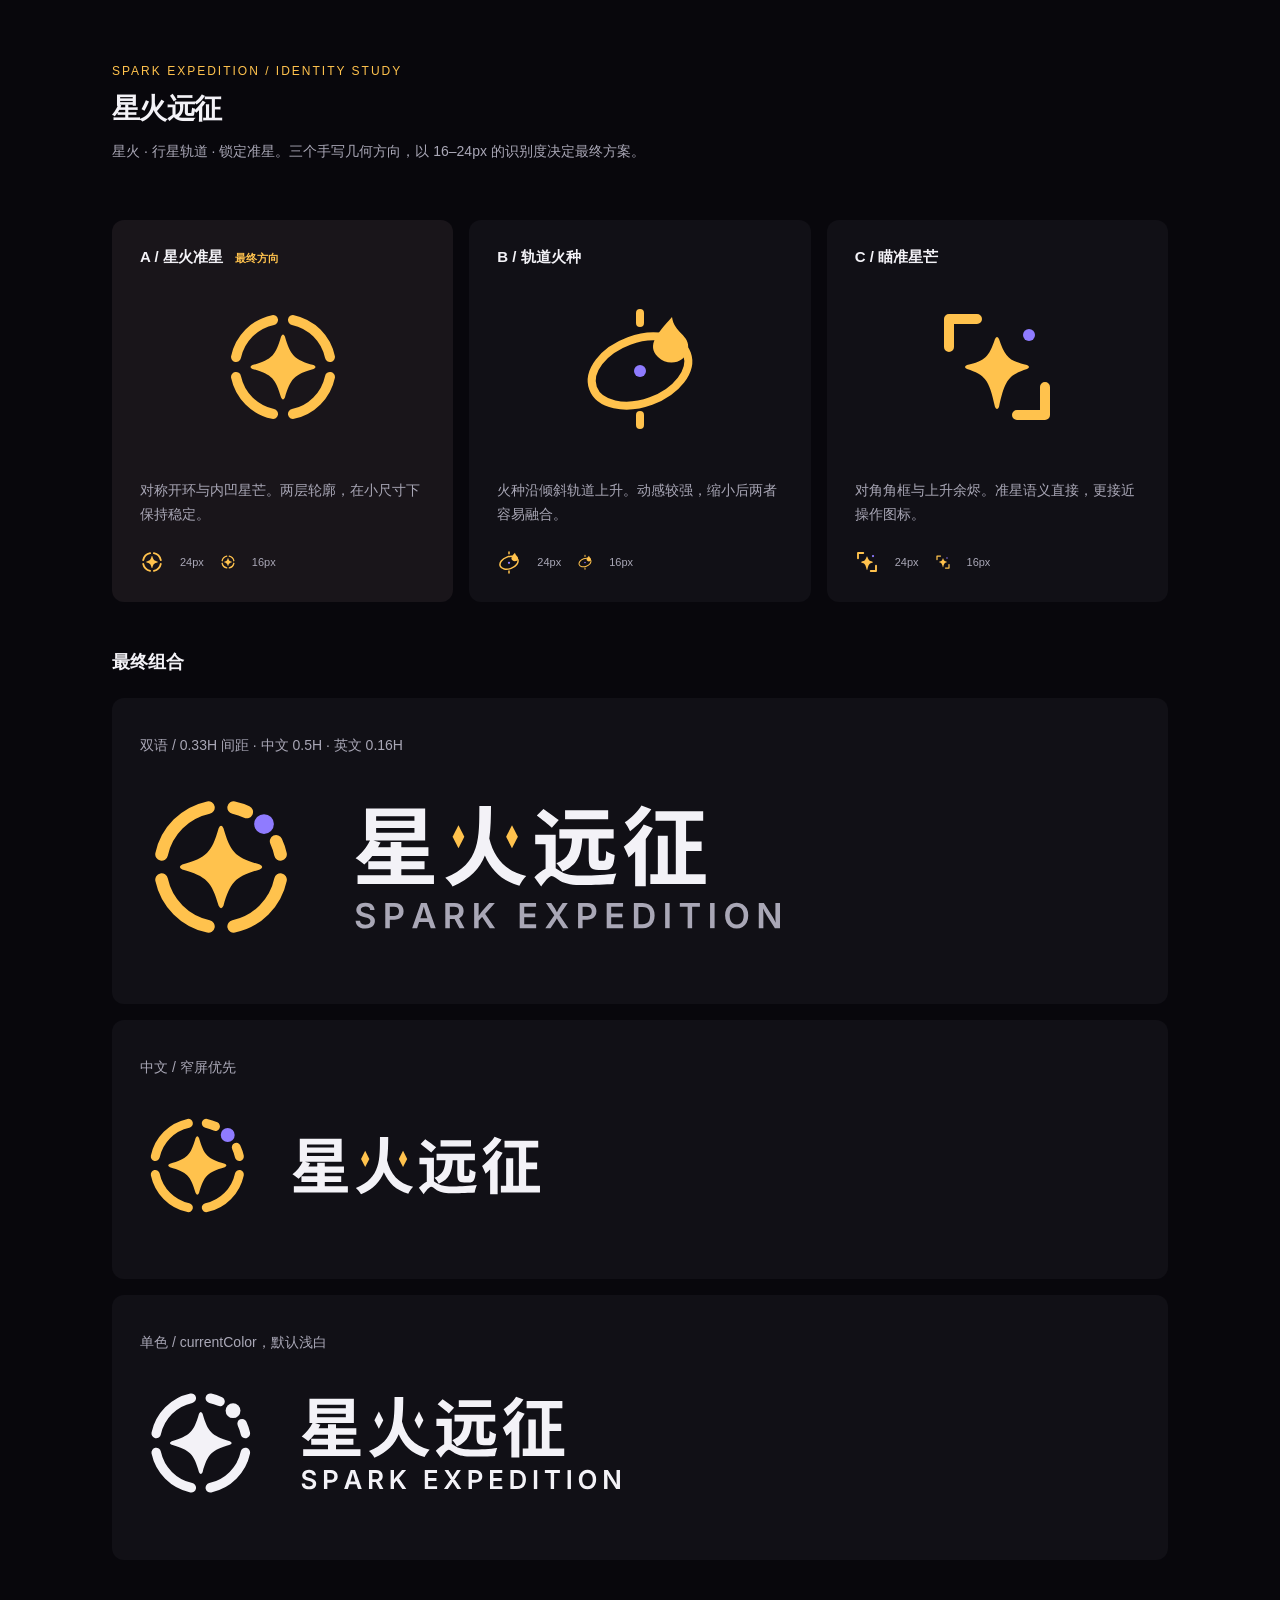
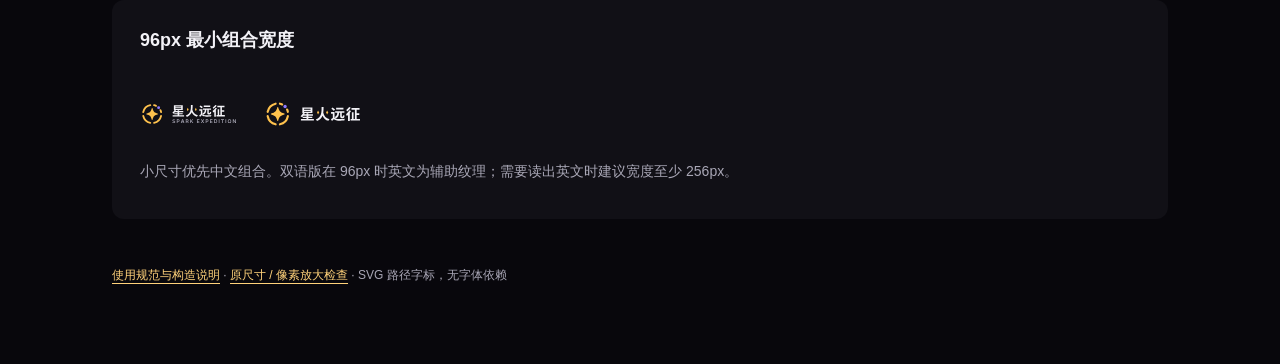
<file: app/logo/review.html>
<!doctype html>
<html lang="zh-CN">
<meta charset="utf-8">
<meta name="viewport" content="width=device-width,initial-scale=1">
<title>星火远征 · Logo review</title>
<style>
  :root{color-scheme:dark;font-family:Inter,"Noto Sans CJK SC",sans-serif;background:#08070C;color:#F3F2F7}
  *{box-sizing:border-box}body{max-width:1120px;margin:auto;padding:64px 32px 80px}
  header{margin-bottom:56px}h1{font-size:28px;letter-spacing:-.6px;margin:12px 0;font-weight:600}
  p{color:#A9A7B6;line-height:1.7;font-size:14px;margin:8px 0}.eyebrow{color:#FFC24D;font-size:12px;letter-spacing:2px}
  h2{font-size:18px;font-weight:600;margin:0 0 24px}h3{font-size:15px;margin:0;font-weight:600}
  .directions{display:grid;grid-template-columns:repeat(3,1fr);gap:16px;margin-bottom:48px}
  article,.panel{background:#111016;border-radius:12px;padding:28px}
  article.selected{background:#19151A}article>img{display:block;width:128px;height:128px;margin:36px auto 48px}
  .tag{color:#FFC24D;font-size:11px;margin-left:8px}.sizes{display:flex;align-items:center;gap:16px;margin-top:24px}
  .sizes span{font-size:11px;color:#A9A7B6}.s24{width:24px;height:24px}.s16{width:16px;height:16px}
  section{margin-bottom:40px}.panel{margin-bottom:16px}.hero{display:block;width:min(100%,640px);height:auto;margin:28px 0}
  .zh{width:min(100%,400px);height:auto;display:block;margin:28px 0}.mono{width:min(100%,480px);height:auto;display:block;margin:28px 0}
  .minimum{display:flex;align-items:center;gap:28px;flex-wrap:wrap;padding:24px 0}.minimum img{width:96px;height:auto}
  a{color:#FFD27A;text-underline-offset:4px}footer{font-size:12px;color:#A9A7B6;margin-top:48px}
  @media(max-width:720px){body{padding:32px 20px}.directions{grid-template-columns:1fr}article>img{margin:28px auto}.panel{padding:24px}}
</style>
<body>
<header><div class="eyebrow">SPARK EXPEDITION / IDENTITY STUDY</div><h1>星火远征</h1><p>星火 · 行星轨道 · 锁定准星。三个手写几何方向，以 16–24px 的识别度决定最终方案。</p></header>
<div class="directions">
  <article class="selected"><h3>A / 星火准星 <span class="tag">最终方向</span></h3><img src="./drafts/dir-a.svg" alt="A：四段轨道包围中心四芒星"><p>对称开环与内凹星芒。两层轮廓，在小尺寸下保持稳定。</p><div class="sizes"><img class="s24" src="./drafts/dir-a.svg" alt="A 24px"><span>24px</span><img class="s16" src="./drafts/dir-a.svg" alt="A 16px"><span>16px</span></div></article>
  <article><h3>B / 轨道火种</h3><img src="./drafts/dir-b.svg" alt="B：倾斜轨道与火种"><p>火种沿倾斜轨道上升。动感较强，缩小后两者容易融合。</p><div class="sizes"><img class="s24" src="./drafts/dir-b.svg" alt="B 24px"><span>24px</span><img class="s16" src="./drafts/dir-b.svg" alt="B 16px"><span>16px</span></div></article>
  <article><h3>C / 瞄准星芒</h3><img src="./drafts/dir-c.svg" alt="C：对角角框与下芒延长的星火"><p>对角角框与上升余烬。准星语义直接，更接近操作图标。</p><div class="sizes"><img class="s24" src="./drafts/dir-c.svg" alt="C 24px"><span>24px</span><img class="s16" src="./drafts/dir-c.svg" alt="C 16px"><span>16px</span></div></article>
</div>
<section><h2>最终组合</h2><div class="panel"><p>双语 / 0.33H 间距 · 中文 0.5H · 英文 0.16H</p><img class="hero" src="./logo-full.svg" alt="星火远征 Spark Expedition 最终组合"></div><div class="panel"><p>中文 / 窄屏优先</p><img class="zh" src="./logo-full-zh.svg" alt="星火远征中文组合"></div><div class="panel"><p>单色 / currentColor，默认浅白</p><img class="mono" src="./logo-mono.svg" alt="单色双语组合"></div></section>
<section class="panel"><h2>96px 最小组合宽度</h2><div class="minimum"><img src="./logo-full.svg" alt="96px 双语组合"><img src="./logo-full-zh.svg" alt="96px 中文组合"></div><p>小尺寸优先中文组合。双语版在 96px 时英文为辅助纹理；需要读出英文时建议宽度至少 256px。</p></section>
<footer><a href="./README.md">使用规范与构造说明</a> · <a href="./drafts/size-review.png">原尺寸 / 像素放大检查</a> · SVG 路径字标，无字体依赖</footer>
</body>
</html>
</file>
<file: nori/v1.2.css>
.upcoming-rail{display:flex;gap:12px;overflow-x:auto;scroll-snap-type:x mandatory;padding:8px 0 16px}.upcoming-card{flex:0 0 158px;scroll-snap-align:start;text-align:left;border:1px solid var(--hairline);border-radius:24px;background:var(--surface);padding:16px}.upcoming-card strong,.upcoming-card small{display:block}.upcoming-card .amount{font-size:23px;margin:12px 0}.patch-note{font-size:12px;color:var(--muted);margin:8px 0 12px}.patch-row{padding:14px 0;border-bottom:1px solid var(--hairline)}.patch-row .between{gap:8px}.patch-row .btn{padding:8px 12px}.patch-overlay{position:absolute;inset:52px 0 0;background:#0006;z-index:15;display:flex;align-items:flex-end;border-radius:0 0 44px 44px;overflow:hidden}.patch-overlay[hidden]{display:none}.patch-sheet{width:100%;background:var(--canvas);padding:24px 20px 34px;border-radius:32px 32px 0 0;max-height:90%;overflow:auto}.patch-sheet h3{margin:8px 0 12px}.patch-sheet p{margin-bottom:12px}.phone{position:relative}.patch-toast{position:absolute;bottom:88px;left:16px;right:16px;background:var(--ink);color:var(--canvas);border-radius:16px;padding:10px 16px;z-index:25;display:flex;align-items:center;justify-content:space-between;gap:8px}.patch-toast button{color:inherit;font-weight:650}.patch-learn{border:1px solid var(--primary);padding:12px;border-radius:16px;margin:12px 0;background:var(--surface-soft)}.patch-learn[hidden]{display:none}.home-quick.is-collapsed button{display:none}.home-quick.is-collapsed:after{content:'+';font-size:24px;display:block;text-align:center}.home-quick.is-collapsed{display:block;width:48px;margin-left:auto;cursor:pointer}.patch-widget{background:var(--surface-soft);border-radius:24px;padding:20px;margin:16px 0}.patch-widget .amount{font-size:30px}.patch-status{padding:24px 16px;text-align:center}.patch-status p{margin:12px 0}.patch-chart{width:100%;height:52px}.patch-link{text-decoration:underline;text-underline-offset:4px} [data-drill]{cursor:pointer} [data-drill]:focus-visible{outline:3px solid var(--primary)}.patch-controls{display:flex;flex-wrap:wrap;gap:8px;margin:12px 0}.patch-controls button{background:var(--surface-soft);border-radius:999px;padding:8px 14px}.patch-top{margin:12px 0}.patch-sheet .btn{margin:4px 0}.patch-refund{color:var(--success)}
.patch-toast .btn.ghost{color:var(--canvas)}
</file>
<file: nori/app-shell.css>
/* Nori App shell：单机可操作入口，隐藏设计规范长页 */
html,body{height:100%;}
body.nori-app{
  margin:0;
  min-height:100dvh;
  background:#EDE6DA;
  color:var(--ink,#2B2420);
  overflow:hidden;
  -webkit-text-size-adjust:100%;
}
body.nori-app[data-mode=dark]{background:#141210;}

/* 藏掉画廊/规范页 chrome */
body.nori-app .skip-link,
body.nori-app .toolbar,
body.nori-app .intro,
body.nori-app #palettes,
body.nori-app #spec,
body.nori-app .footer,
body.nori-app .toast:empty,
body.nori-app #business > .section-head,
body.nori-app #business > p.muted,
body.nori-app .screen-caption,
body.nori-app .home-scheme-switch,
body.nori-app .layout-control{
  display:none !important;
}

body.nori-app main#main{
  max-width:none;
  margin:0;
  padding:0;
  min-height:100dvh;
  display:flex;
  align-items:center;
  justify-content:center;
}
body.nori-app #business.section{
  border:0;
  padding:0;
  margin:0;
  width:100%;
  display:flex;
  align-items:center;
  justify-content:center;
  min-height:100dvh;
}

/* 单壳：所有 screen 叠在同一手机位，只显示 .is-active */
body.nori-app #screens.screens,
body.nori-app #screens.screens.vertical{
  display:block !important;
  position:relative;
  width:min(390px,100vw);
  height:min(844px,100dvh);
  margin:0 auto;
  padding:0 !important;
  overflow:hidden;
  gap:0;
  scroll-snap-type:none;
  background:transparent;
}
body.nori-app #screens .screen-item{
  position:absolute !important;
  inset:0;
  width:100% !important;
  height:100% !important;
  flex:none !important;
  display:none;
  margin:0;
}
body.nori-app #screens .screen-item.is-active{
  display:block;
  z-index:1;
}
body.nori-app .phone-holder{
  width:100% !important;
  height:100% !important;
}
body.nori-app .phone{
  width:100% !important;
  height:100% !important;
  max-width:390px;
  max-height:844px;
  margin:0 auto;
  transform:none !important;
  border-radius:0;
  border-width:0;
  box-shadow:none;
}
/* 桌面：居中圆角手机框 */
@media (min-width:500px){
  body.nori-app{
    overflow:auto;
  }
  body.nori-app #screens.screens{
    width:390px;
    height:844px;
    border-radius:48px;
    box-shadow:0 24px 64px rgba(43,36,32,.18);
    overflow:hidden;
  }
  body.nori-app .phone{
    border:6px solid var(--ink,#2B2420);
    border-radius:48px;
    box-shadow:var(--elevation-sheet,0 16px 48px rgba(43,36,32,.08));
  }
  body.nori-app[data-mode=dark] .phone{border-color:var(--hairline,#4B4136);}
}
/* 真机全屏贴边 */
@media (max-width:499px){
  body.nori-app #screens.screens{
    width:100vw;
    height:100dvh;
  }
  body.nori-app .phone{
    border-radius:0;
    border:0;
  }
  body.nori-app .tab-bar{padding-bottom:max(24px,env(safe-area-inset-bottom));}
  body.nori-app .status-bar{padding-top:env(safe-area-inset-top);}
}

/* 设置页：配色/外观块 */
body.nori-app .app-settings-block{margin-top:0;}
body.nori-app .app-settings-block .palette-row,
body.nori-app .app-settings-block .demo-row{
  display:flex;flex-wrap:wrap;gap:8px;margin:8px 0 4px;
}
body.nori-app .app-settings-block .palette-row button,
body.nori-app .app-settings-block .demo-row button{
  flex:1;min-width:88px;min-height:44px;padding:8px 10px;border-radius:999px;
  border:1px solid var(--hairline);background:var(--surface);font-size:13px;font-weight:600;
}
body.nori-app .app-settings-block .palette-row button[aria-pressed=true],
body.nori-app .app-settings-block .demo-row button[aria-pressed=true]{
  border-color:var(--ink);background:var(--surface-soft);
}
body.nori-app .app-link-design{
  display:block;text-align:center;font-size:12px;color:var(--muted);margin:16px 0 8px;text-decoration:underline;
}


/* P0: never show gallery demo controls on App home */
body.nori-app #screen-home .patch-controls,
body.nori-app #screen-home [data-patch^="state:"],
body.nori-app #screen-home [data-app-demo],
body.nori-app #screen-home [data-go="system-preview"]{
  display:none !important;
}
</file>
